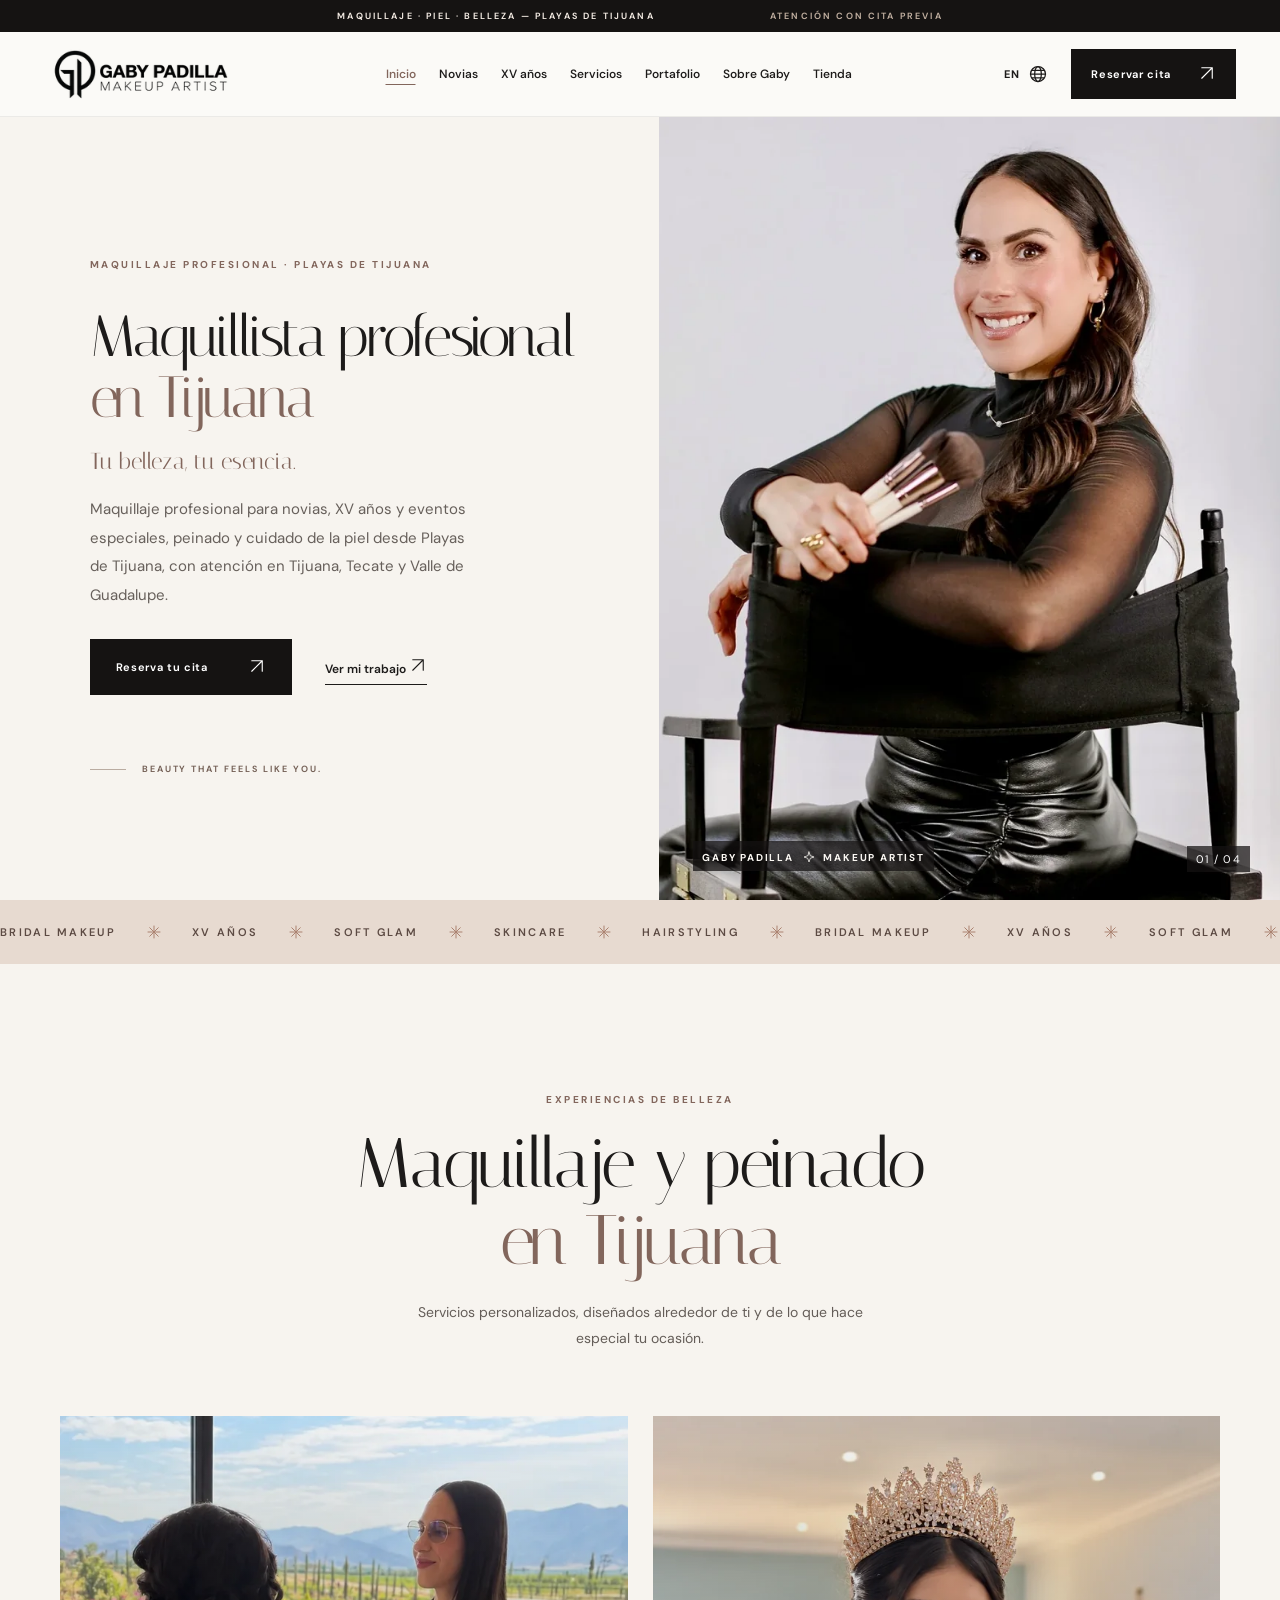
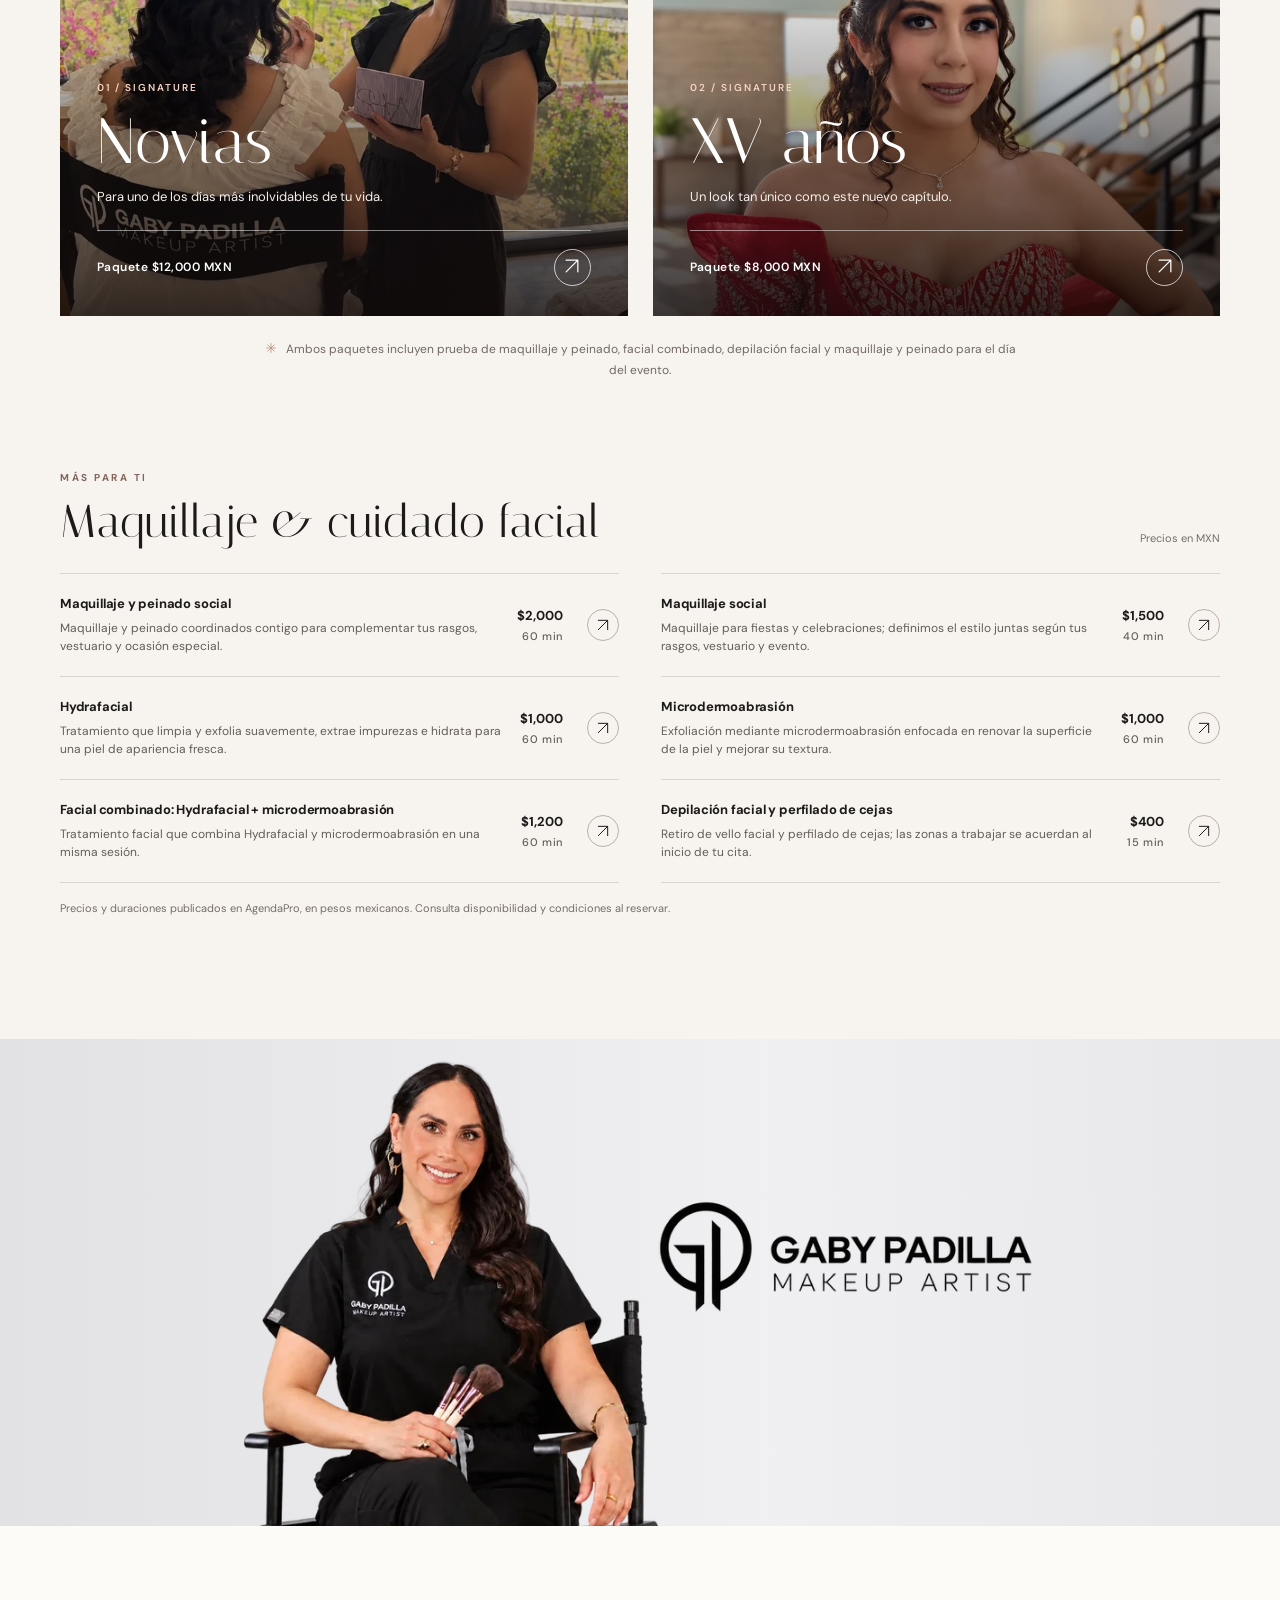
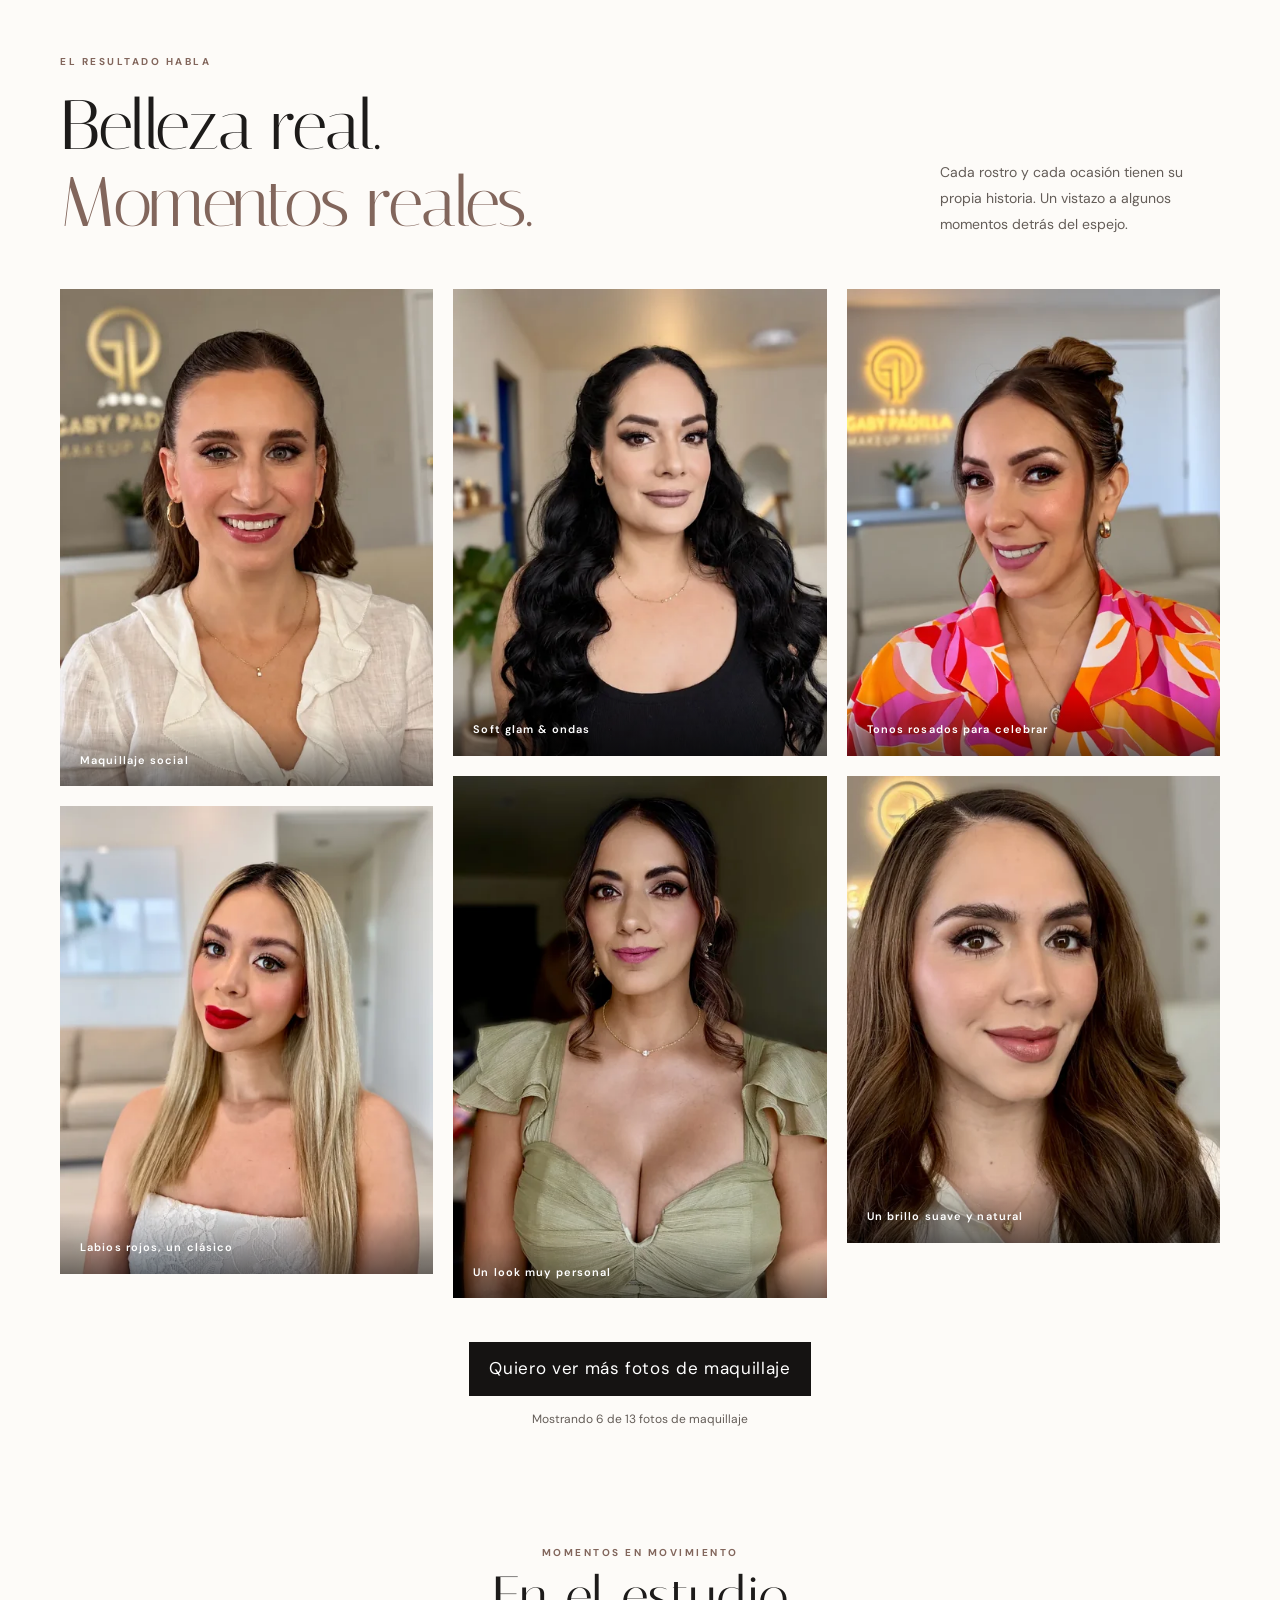
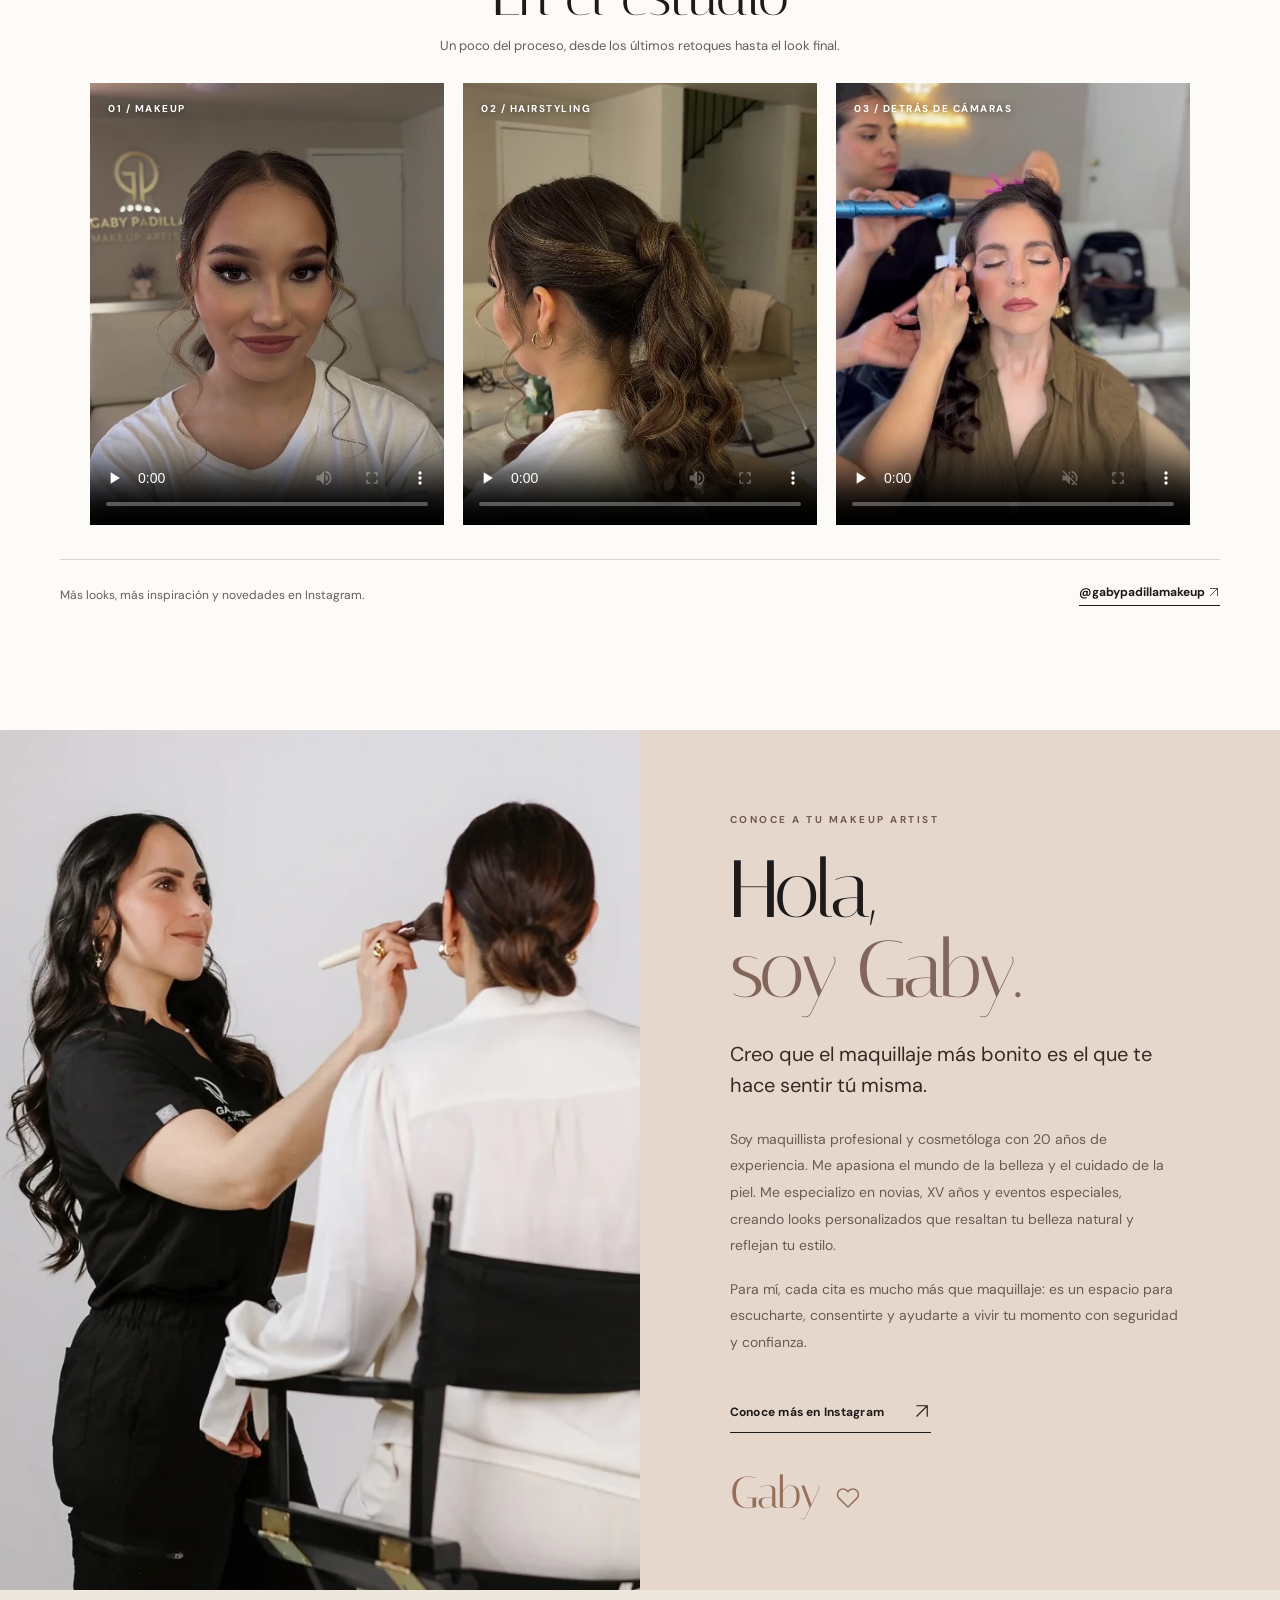
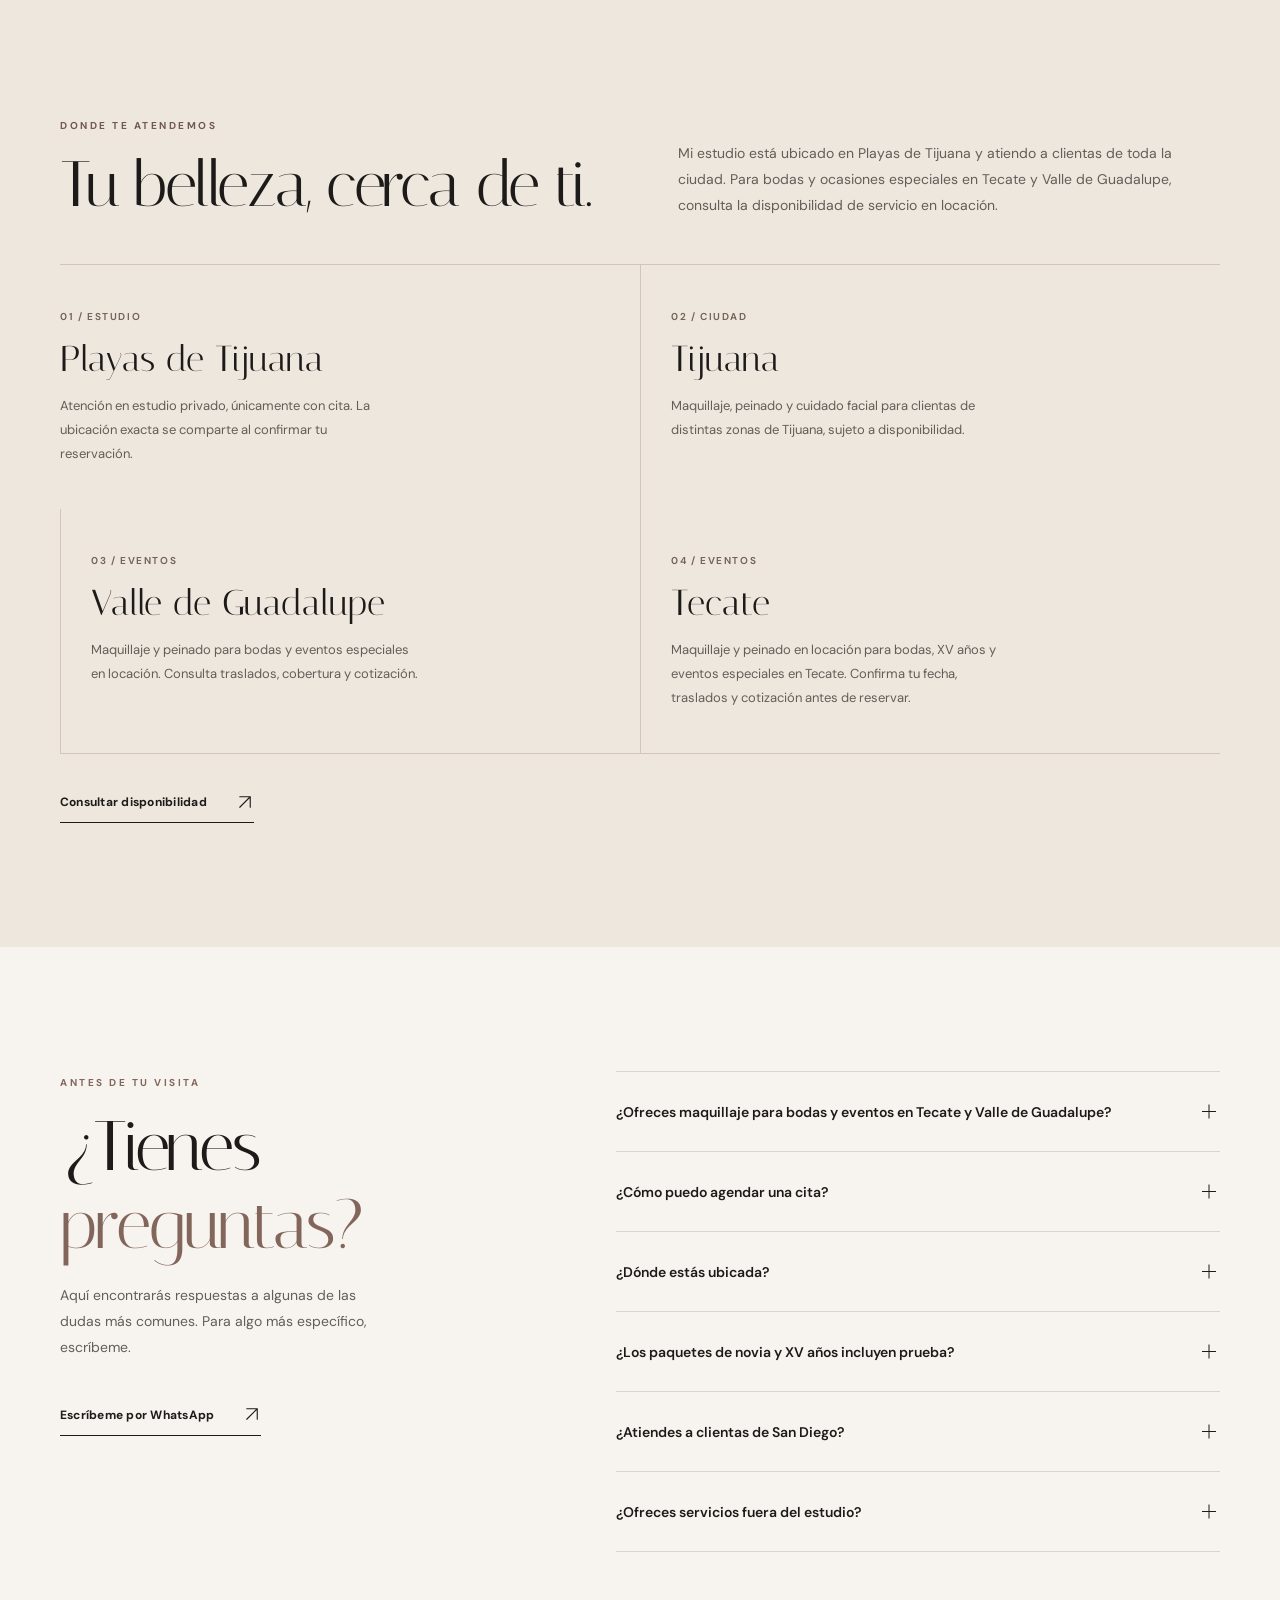
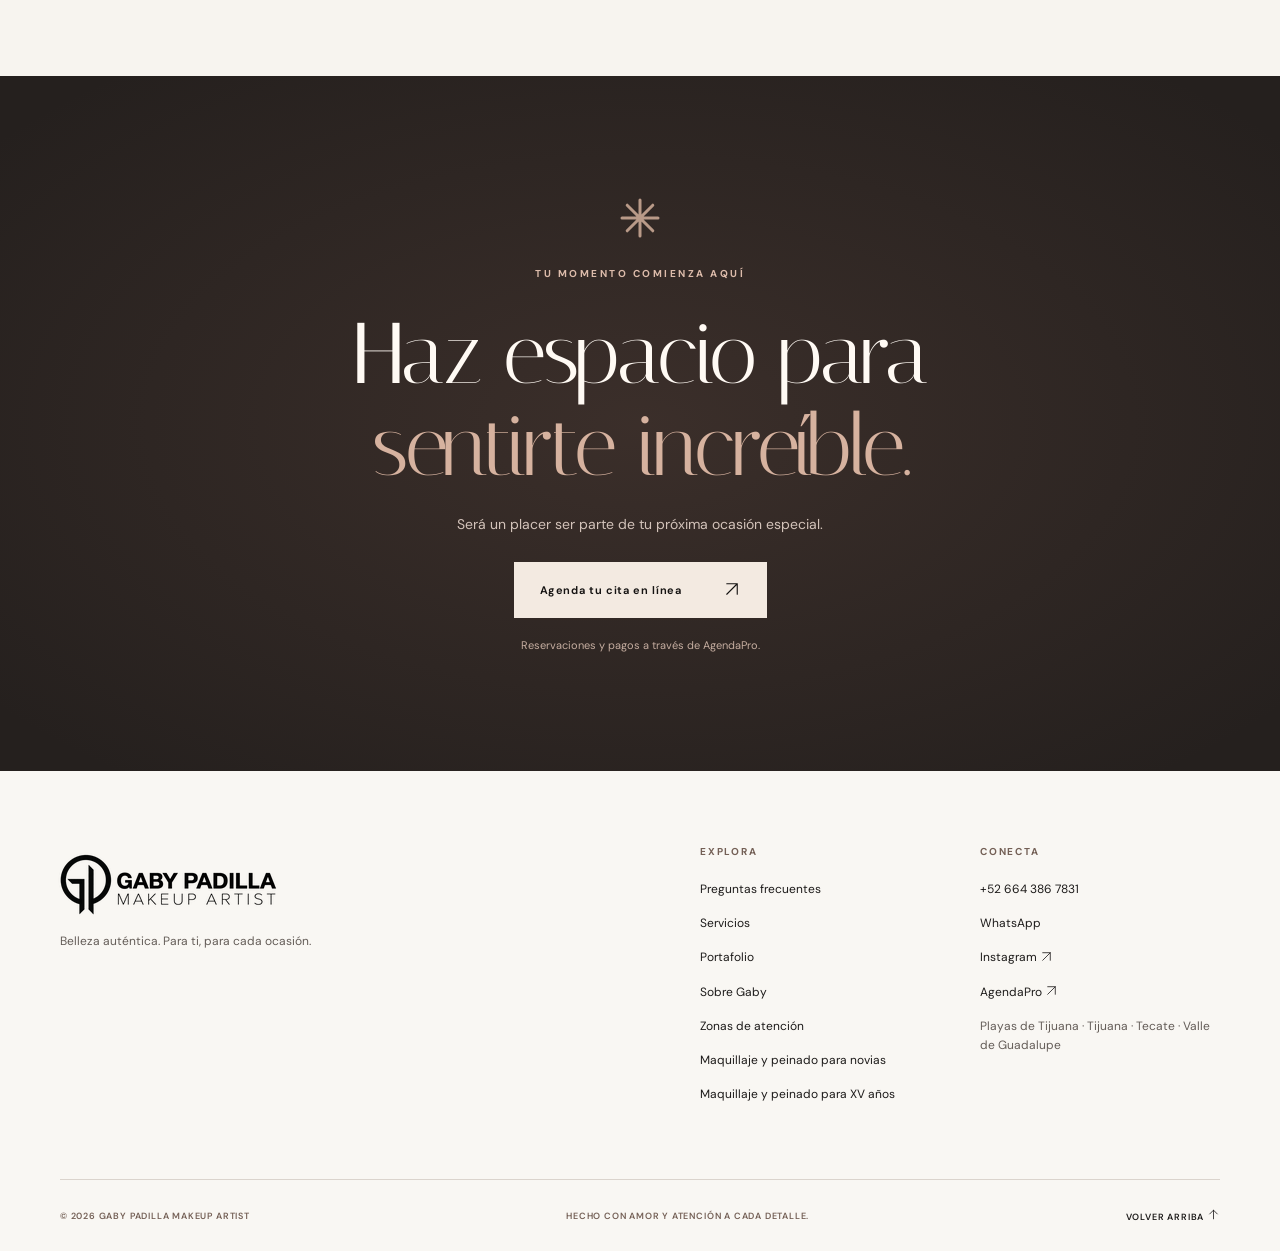
<file: index.html>
<!doctype html>

<html lang="es-MX">
<head>
<meta name="google-site-verification" content="O4lQCLAc170n53bppVQrd5taxPRvmyGOJfNBfSbcjKM" />
    <meta name="google-site-verification" content="m2ZRu9qvoMrTTmpwUwaTFYLB-1AMx6rx4oPY-HuKxSo" />
<meta charset="utf-8"/>
<meta content="width=device-width, initial-scale=1" name="viewport"/>
<meta content="#f7f4ef" name="theme-color"/>
<meta content="Maquillaje y peinado en Tijuana para novias, XV años y eventos. Estudio en Playas de Tijuana, con 20 años de experiencia. Reserva tu cita." name="description"/>
<meta content="website" property="og:type"/>
<meta content="Maquillaje y peinado en Tijuana | Gaby Padilla" property="og:title"/>
<meta content="Maquillaje y peinado en Tijuana para novias, XV años y eventos. Estudio en Playas de Tijuana, con 20 años de experiencia. Reserva tu cita." property="og:description"/>
<link href="assets/images/favicon.png" rel="icon" type="image/png"/>
<link rel="preload" href="assets/fonts/rP2Yp2ywxg089UriI5-g4vlH9VoD8Cmcqbu6-K6h9Q.woff2" as="font" type="font/woff2" crossorigin>
<link rel="preload" href="assets/fonts/QldNNTtLsx4E__B0XQmWaXw.woff2" as="font" type="font/woff2" crossorigin>
<link href="styles.css?v=gmb-20261104" rel="stylesheet"/>
<title>Maquillaje y peinado en Tijuana | Gaby Padilla</title>
<meta name="robots" content="noindex, nofollow, noarchive"/><meta content="strict-origin-when-cross-origin" name="referrer"/><meta content="Gaby Padilla Makeup Artist" property="og:site_name"/><meta content="es_MX" property="og:locale"/><meta content="en_US" property="og:locale:alternate"/><meta property="og:image:alt" content="Retrato de Gaby Padilla, maquillista en Playas de Tijuana, con brochas de maquillaje"><meta property="og:image:width" content="975"><meta property="og:image:height" content="975"><meta content="summary_large_image" name="twitter:card"/><meta content="Maquillaje y peinado en Tijuana | Gaby Padilla" name="twitter:title"/><meta content="Maquillaje y peinado en Tijuana para novias, XV años y eventos. Estudio en Playas de Tijuana, con 20 años de experiencia. Reserva tu cita." name="twitter:description"/>
<script id="local-business-schema" type="application/ld+json">{"@context":"https://schema.org","@type":"BeautySalon","name":"Gaby Padilla Makeup Artist","description":"Maquillaje y peinado en Tijuana para novias, XV años y eventos. Estudio en Playas de Tijuana, con 20 años de experiencia. Reserva tu cita.","slogan":"Belleza auténtica","sameAs":["https://www.instagram.com/gabypadillamakeup/"],"areaServed":[{"@type":"Place","name":"Playas de Tijuana, Tijuana, Baja California, México"},{"@type":"City","name":"Tijuana, Baja California, México"},{"@type":"Place","name":"Valle de Guadalupe, Baja California, México"},{"@type":"City","name":"Tecate, Baja California, México"}],"currenciesAccepted":"MXN","hasOfferCatalog":{"@type":"OfferCatalog","name":"Servicios de belleza","itemListElement":[{"@type":"OfferCatalog","name":"Paquete de novia","itemListElement":[{"@type":"Offer","priceCurrency":"MXN","price":"12000","itemOffered":{"@type":"Service","name":"Paquete de novia"}}]},{"@type":"OfferCatalog","name":"Paquete de quinceañera","itemListElement":[{"@type":"Offer","priceCurrency":"MXN","price":"8000","itemOffered":{"@type":"Service","name":"Paquete de quinceañera"}}]},{"@type":"OfferCatalog","name":"Maquillaje y peinado social","itemListElement":[{"@type":"Offer","priceCurrency":"MXN","price":"2000","itemOffered":{"@type":"Service","name":"Maquillaje y peinado social","description":"Maquillaje y peinado coordinados contigo para complementar tus rasgos, vestuario y ocasión especial."}}]},{"@type":"OfferCatalog","name":"Maquillaje social","itemListElement":[{"@type":"Offer","priceCurrency":"MXN","price":"1500","itemOffered":{"@type":"Service","name":"Maquillaje social","description":"Maquillaje para fiestas y celebraciones; definimos el estilo juntas según tus rasgos, vestuario y evento."}}]},{"@type":"OfferCatalog","name":"Hydrafacial","itemListElement":[{"@type":"Offer","priceCurrency":"MXN","price":"1000","itemOffered":{"@type":"Service","name":"Hydrafacial","description":"Tratamiento que limpia y exfolia suavemente, extrae impurezas e hidrata para una piel de apariencia fresca."}}]},{"@type":"OfferCatalog","name":"Microdermoabrasión","itemListElement":[{"@type":"Offer","priceCurrency":"MXN","price":"1000","itemOffered":{"@type":"Service","name":"Microdermoabrasión","description":"Exfoliación mediante microdermoabrasión enfocada en renovar la superficie de la piel y mejorar su textura."}}]},{"@type":"OfferCatalog","name":"Facial combinado: Hydrafacial + microdermoabrasión","itemListElement":[{"@type":"Offer","priceCurrency":"MXN","price":"1200","itemOffered":{"@type":"Service","name":"Facial combinado: Hydrafacial + microdermoabrasión","description":"Tratamiento facial que combina Hydrafacial y microdermoabrasión en una misma sesión."}}]},{"@type":"OfferCatalog","name":"Depilación facial y perfilado de cejas","itemListElement":[{"@type":"Offer","priceCurrency":"MXN","price":"400","itemOffered":{"@type":"Service","name":"Depilación facial y perfilado de cejas","description":"Retiro de vello facial y perfilado de cejas; las zonas a trabajar se acuerdan al inicio de tu cita."}}]}]},"@id":"https://gabypadillamakeup.com/#business","url":"https://gabypadillamakeup.com/","logo":"https://gabypadillamakeup.com/assets/images/gaby-padilla-logo-responsive-720.webp","image":"https://gabypadillamakeup.com/assets/images/gaby-padilla-portrait-maquillista-tijuana.jpg","telephone":"+52-664-386-7831","priceRange":"MXN $400–$12,000"}</script><script type="application/ld+json">{"@context":"https://schema.org","@type":"VideoObject","name":"Maquillaje y peinado detrás de cámaras en Tijuana","description":"Una mirada detrás de cámaras al maquillaje profesional de ojos y peinado con ondas en el estudio de Gaby Padilla en Playas de Tijuana. Video sin sonido.","thumbnailUrl":"https://gabypadillamakeup.com/assets/images/gaby-padilla-studio-video-poster.webp","contentUrl":"https://gabypadillamakeup.com/assets/videos/gaby-padilla-behind-the-scenes-studio.mp4","uploadDate":"2026-10-24T13:41:00-07:00","duration":"PT51.92S","inLanguage":"es","isFamilyFriendly":true,"publisher":{"@type":"Organization","name":"Gaby Padilla Makeup Artist"}}</script>
<script type="application/ld+json">{"@context":"https://schema.org","@type":"ImageObject","contentUrl":"https://gabypadillamakeup.com/assets/images/gaby-padilla-maquillista-aplicando-maquillaje-tijuana.webp","name":"Gaby Padilla Makeup Artist","caption":"Gaby Padilla, maquillista en Playas de Tijuana, aplicando maquillaje a una clienta","description":"Gaby Padilla, maquillista en Playas de Tijuana, aplicando maquillaje a una clienta","width":1089,"height":1361,"inLanguage":"es"}</script>









<link rel="canonical" href="https://gabypadillamakeup.com/">
<link rel="alternate" hreflang="es-MX" href="https://gabypadillamakeup.com/">
<link rel="alternate" hreflang="en" href="https://gabypadillamakeup.com/en/">
<link rel="alternate" hreflang="x-default" href="https://gabypadillamakeup.com/">
<meta property="og:url" content="https://gabypadillamakeup.com/">
<meta property="og:image" content="https://gabypadillamakeup.com/assets/images/gaby-padilla-portrait-maquillista-tijuana.jpg">
<meta name="twitter:image" content="https://gabypadillamakeup.com/assets/images/gaby-padilla-portrait-maquillista-tijuana.jpg">
<meta property="og:image:type" content="image/jpeg">
<meta name="twitter:image:alt" content="Retrato de Gaby Padilla, maquillista en Playas de Tijuana, con brochas de maquillaje">
<script id="primary-image-schema" type="application/ld+json">{"@context":"https://schema.org","@type":"WebPage","@id":"https://gabypadillamakeup.com/#webpage","url":"https://gabypadillamakeup.com/","inLanguage":"es-MX","mainEntity":{"@id":"https://gabypadillamakeup.com/#business"},"primaryImageOfPage":{"@type":"ImageObject","@id":"https://gabypadillamakeup.com/#portrait","url":"https://gabypadillamakeup.com/assets/images/gaby-padilla-portrait-maquillista-tijuana.jpg","contentUrl":"https://gabypadillamakeup.com/assets/images/gaby-padilla-portrait-maquillista-tijuana.jpg","width":975,"height":975,"caption":"Retrato de Gaby Padilla, maquillista en Playas de Tijuana, con brochas de maquillaje"}}</script>
<script id="faq-schema" type="application/ld+json">{"@context":"https://schema.org","@type":"FAQPage","inLanguage":"es-MX","mainEntity":[{"@type":"Question","name":"¿Ofreces maquillaje para bodas y eventos en Tecate y Valle de Guadalupe?","acceptedAnswer":{"@type":"Answer","text":"Sí. Ofrezco maquillaje y peinado en locación para bodas, XV años y eventos especiales en Tecate y Valle de Guadalupe. Antes de reservar, confirma disponibilidad, horarios, traslados y posibles costos adicionales."}},{"@type":"Question","name":"¿Cómo puedo agendar una cita?","acceptedAnswer":{"@type":"Answer","text":"Puedes consultar los servicios, elegir un horario disponible y realizar tu reservación desde AgendaPro usando cualquier botón “Reservar cita” de esta página."}},{"@type":"Question","name":"¿Dónde estás ubicada?","acceptedAnswer":{"@type":"Answer","text":"Mi estudio se encuentra en Playas de Tijuana, Baja California. Atiendo únicamente con cita previa y comparto la ubicación exacta al confirmar la reservación."}},{"@type":"Question","name":"¿Los paquetes de novia y XV años incluyen prueba?","acceptedAnswer":{"@type":"Answer","text":"Sí. Ambos paquetes incluyen prueba de maquillaje y peinado, facial combinado, depilación facial y preparación de maquillaje y peinado para el día del evento."}},{"@type":"Question","name":"¿Atiendes a clientas de San Diego?","acceptedAnswer":{"@type":"Answer","text":"¡Claro! Recibo a clientas que visitan Tijuana desde San Diego. También puedo viajar a San Diego para bodas y eventos especiales bajo solicitud y sujeto a disponibilidad. Pueden aplicar cargos adicionales. Escríbeme por WhatsApp antes de reservar para confirmar la locación, los horarios y la cotización del traslado."}},{"@type":"Question","name":"¿Ofreces servicios fuera del estudio?","acceptedAnswer":{"@type":"Answer","text":"Puedes consultar la disponibilidad para servicios a domicilio o en locaciones especiales, incluyendo celebraciones en Tecate y Valle de Guadalupe. La cobertura y el costo dependen del evento."}}]}</script>
</head>
<body>
<a class="skip-link" href="#main">Ir al contenido</a>
<div class="topline">
<span>MAQUILLAJE · PIEL · BELLEZA — PLAYAS DE TIJUANA</span>
<span class="topline-right">ATENCIÓN CON CITA PREVIA</span>
</div>
<header class="site-header" id="home">
<div class="header-inner container-wide">
<a aria-label="Gaby Padilla Makeup Artist" class="brand" href="#home">
<img alt="Logotipo de Gaby Padilla Makeup Artist" decoding="async" height="240" sizes="240px" src="assets/images/gaby-padilla-logo-responsive-480.webp" srcset="assets/images/gaby-padilla-logo-responsive-240.webp 240w, assets/images/gaby-padilla-logo-responsive-480.webp 480w, assets/images/gaby-padilla-logo-responsive-720.webp 720w, assets/images/gaby-padilla-logo.png 2172w" width="720"/>
</a>
<nav aria-label="Navegación principal" class="nav" id="primary-nav"><a href="#home" aria-current="page">Inicio</a><a href="novias/">Novias</a><a href="xv-anos/">XV años</a><a href="#servicios">Servicios</a><a href="#portafolio">Portafolio</a><a href="#gaby">Sobre Gaby</a><a href="tienda/">Tienda</a></nav>
<div class="header-actions">
<a aria-label="EN, switch to English" class="lang-switch" href="en/" hreflang="en" id="lang-switch" lang="en">EN <img class="language-globe" src="assets/icons/globe.svg" alt="" aria-hidden="true" width="20" height="20"/></a>
<a class="btn btn-dark header-book" data-booking="" href="https://gabypadillamakeupartist.site.agendapro.com/mx/sucursal/578261" rel="noopener noreferrer" target="_blank"><span>Reservar cita</span><span aria-hidden="true"><svg class="icon icon-arrow-up-right" viewBox="0 0 24 24" width="24" height="24" fill="none" stroke="currentColor" stroke-width="1.5" stroke-linecap="round" stroke-linejoin="round" aria-hidden="true" focusable="false"><path d="M5 19 19 5M5 5h14v14"/></svg></span></a>
</div>
<button aria-controls="mobile-menu" aria-expanded="false" aria-label="Abrir menú" class="menu-toggle" id="menu-toggle" type="button"><span></span><span></span></button>
</div>
<nav aria-label="Navegación móvil" class="mobile-menu" hidden="" id="mobile-menu"><div class="mobile-menu-top"><div class="mobile-menu-brand"><img alt="Gaby Padilla Makeup Artist" decoding="async" height="240" sizes="240px" src="assets/images/gaby-padilla-logo-responsive-480.webp" srcset="assets/images/gaby-padilla-logo-responsive-240.webp 240w, assets/images/gaby-padilla-logo-responsive-480.webp 480w, assets/images/gaby-padilla-logo-responsive-720.webp 720w, assets/images/gaby-padilla-logo.png 2172w" width="720"/></div><button class="mobile-menu-close" id="menu-close" type="button" aria-label="Cerrar menú"><span>Cerrar</span><svg class="icon" viewBox="0 0 24 24" width="24" height="24" fill="none" stroke="currentColor" stroke-width="1.5" stroke-linecap="round" aria-hidden="true" focusable="false"><path d="m6 6 12 12M6 18 18 6"/></svg></button></div><a href="#home" aria-current="page">Inicio</a><a href="novias/">Novias</a><a href="xv-anos/">XV años</a><a href="#servicios">Servicios</a><a href="#portafolio">Portafolio</a><a href="#gaby">Sobre Gaby</a><a href="#preguntas">Preguntas</a><a data-booking="" href="https://gabypadillamakeupartist.site.agendapro.com/mx/sucursal/578261" target="_blank" rel="noopener noreferrer">Reservar cita</a><a href="tienda/">Tienda</a></nav>
</header>
<main id="main">
<section aria-labelledby="hero-heading" class="hero">
<div class="hero-copy">
<div class="hero-copy-inner">
<div class="eyebrow"><span>MAQUILLAJE PROFESIONAL · PLAYAS DE TIJUANA</span></div>
<h1 class="seo-heading" id="hero-heading"><span>Maquillista profesional</span><br/><em>en Tijuana</em></h1>
<p class="hero-tagline">Tu belleza, tu esencia.</p>
<p class="hero-description">Maquillaje profesional para novias, XV años y eventos especiales, peinado y cuidado de la piel desde Playas de Tijuana, con atención en Tijuana, Tecate y Valle de Guadalupe.</p>
<div class="hero-buttons">
<a class="btn btn-dark btn-large" data-booking="" href="https://gabypadillamakeupartist.site.agendapro.com/mx/sucursal/578261" rel="noopener noreferrer" target="_blank"><span>Reserva tu cita</span><span aria-hidden="true"><svg class="icon icon-arrow-up-right" viewBox="0 0 24 24" width="24" height="24" fill="none" stroke="currentColor" stroke-width="1.5" stroke-linecap="round" stroke-linejoin="round" aria-hidden="true" focusable="false"><path d="M5 19 19 5M5 5h14v14"/></svg></span></a>
<a class="subtle-link" href="#portafolio">Ver mi trabajo <span aria-hidden="true"><svg class="icon icon-arrow-up-right" viewBox="0 0 24 24" width="24" height="24" fill="none" stroke="currentColor" stroke-width="1.5" stroke-linecap="round" stroke-linejoin="round" aria-hidden="true" focusable="false"><path d="M5 19 19 5M5 5h14v14"/></svg></span></a>
</div>
<div class="hero-bottom"><div class="tiny-rule"></div><span>BEAUTY THAT FEELS LIKE YOU.</span></div>
</div>
</div>
<div class="hero-media">
<img alt="Gaby Padilla, maquillista y cosmetóloga con 20 años de experiencia en Tijuana" decoding="async" fetchpriority="high" height="1378" sizes="(max-width: 600px) 100vw, 50vw" src="assets/images/gaby-padilla-hero-actualizado.webp" srcset="assets/images/gaby-padilla-hero-actualizado-responsive-480.webp 480w, assets/images/gaby-padilla-hero-actualizado-responsive-768.webp 768w, assets/images/gaby-padilla-hero-actualizado.webp 1102w" style="object-position:center top" width="1102"/>
<span class="hero-image-caption">GABY PADILLA <span class="little-dot"><svg class="icon icon-sparkle" viewBox="0 0 24 24" width="24" height="24" fill="none" stroke="currentColor" stroke-width="1.5" stroke-linecap="round" stroke-linejoin="round" aria-hidden="true" focusable="false"><path d="m12 2 2.6 7.4L22 12l-7.4 2.6L12 22l-2.6-7.4L2 12l7.4-2.6Z"/></svg></span> MAKEUP ARTIST</span>
<span class="hero-index">01 / 04</span>
</div>
</section>
<div aria-hidden="true" class="identity-band">
<div aria-hidden="true" class="identity-track"><span class="identity-group">BRIDAL MAKEUP <b><svg class="icon icon-asterisk" viewBox="0 0 24 24" width="24" height="24" fill="none" stroke="currentColor" stroke-width="1.5" stroke-linecap="round" stroke-linejoin="round" aria-hidden="true" focusable="false"><path d="M12 3v18M3 12h18M5.6 5.6l12.8 12.8M5.6 18.4 18.4 5.6"/></svg></b> XV AÑOS <b><svg class="icon icon-asterisk" viewBox="0 0 24 24" width="24" height="24" fill="none" stroke="currentColor" stroke-width="1.5" stroke-linecap="round" stroke-linejoin="round" aria-hidden="true" focusable="false"><path d="M12 3v18M3 12h18M5.6 5.6l12.8 12.8M5.6 18.4 18.4 5.6"/></svg></b> SOFT GLAM <b><svg class="icon icon-asterisk" viewBox="0 0 24 24" width="24" height="24" fill="none" stroke="currentColor" stroke-width="1.5" stroke-linecap="round" stroke-linejoin="round" aria-hidden="true" focusable="false"><path d="M12 3v18M3 12h18M5.6 5.6l12.8 12.8M5.6 18.4 18.4 5.6"/></svg></b> SKINCARE <b><svg class="icon icon-asterisk" viewBox="0 0 24 24" width="24" height="24" fill="none" stroke="currentColor" stroke-width="1.5" stroke-linecap="round" stroke-linejoin="round" aria-hidden="true" focusable="false"><path d="M12 3v18M3 12h18M5.6 5.6l12.8 12.8M5.6 18.4 18.4 5.6"/></svg></b> HAIRSTYLING <b><svg class="icon icon-asterisk" viewBox="0 0 24 24" width="24" height="24" fill="none" stroke="currentColor" stroke-width="1.5" stroke-linecap="round" stroke-linejoin="round" aria-hidden="true" focusable="false"><path d="M12 3v18M3 12h18M5.6 5.6l12.8 12.8M5.6 18.4 18.4 5.6"/></svg></b> BRIDAL MAKEUP <b><svg class="icon icon-asterisk" viewBox="0 0 24 24" width="24" height="24" fill="none" stroke="currentColor" stroke-width="1.5" stroke-linecap="round" stroke-linejoin="round" aria-hidden="true" focusable="false"><path d="M12 3v18M3 12h18M5.6 5.6l12.8 12.8M5.6 18.4 18.4 5.6"/></svg></b> XV AÑOS <b><svg class="icon icon-asterisk" viewBox="0 0 24 24" width="24" height="24" fill="none" stroke="currentColor" stroke-width="1.5" stroke-linecap="round" stroke-linejoin="round" aria-hidden="true" focusable="false"><path d="M12 3v18M3 12h18M5.6 5.6l12.8 12.8M5.6 18.4 18.4 5.6"/></svg></b> SOFT GLAM <b><svg class="icon icon-asterisk" viewBox="0 0 24 24" width="24" height="24" fill="none" stroke="currentColor" stroke-width="1.5" stroke-linecap="round" stroke-linejoin="round" aria-hidden="true" focusable="false"><path d="M12 3v18M3 12h18M5.6 5.6l12.8 12.8M5.6 18.4 18.4 5.6"/></svg></b> SKINCARE <b><svg class="icon icon-asterisk" viewBox="0 0 24 24" width="24" height="24" fill="none" stroke="currentColor" stroke-width="1.5" stroke-linecap="round" stroke-linejoin="round" aria-hidden="true" focusable="false"><path d="M12 3v18M3 12h18M5.6 5.6l12.8 12.8M5.6 18.4 18.4 5.6"/></svg></b> HAIRSTYLING <b><svg class="icon icon-asterisk" viewBox="0 0 24 24" width="24" height="24" fill="none" stroke="currentColor" stroke-width="1.5" stroke-linecap="round" stroke-linejoin="round" aria-hidden="true" focusable="false"><path d="M12 3v18M3 12h18M5.6 5.6l12.8 12.8M5.6 18.4 18.4 5.6"/></svg></b> </span><span class="identity-group">BRIDAL MAKEUP <b><svg class="icon icon-asterisk" viewBox="0 0 24 24" width="24" height="24" fill="none" stroke="currentColor" stroke-width="1.5" stroke-linecap="round" stroke-linejoin="round" aria-hidden="true" focusable="false"><path d="M12 3v18M3 12h18M5.6 5.6l12.8 12.8M5.6 18.4 18.4 5.6"/></svg></b> XV AÑOS <b><svg class="icon icon-asterisk" viewBox="0 0 24 24" width="24" height="24" fill="none" stroke="currentColor" stroke-width="1.5" stroke-linecap="round" stroke-linejoin="round" aria-hidden="true" focusable="false"><path d="M12 3v18M3 12h18M5.6 5.6l12.8 12.8M5.6 18.4 18.4 5.6"/></svg></b> SOFT GLAM <b><svg class="icon icon-asterisk" viewBox="0 0 24 24" width="24" height="24" fill="none" stroke="currentColor" stroke-width="1.5" stroke-linecap="round" stroke-linejoin="round" aria-hidden="true" focusable="false"><path d="M12 3v18M3 12h18M5.6 5.6l12.8 12.8M5.6 18.4 18.4 5.6"/></svg></b> SKINCARE <b><svg class="icon icon-asterisk" viewBox="0 0 24 24" width="24" height="24" fill="none" stroke="currentColor" stroke-width="1.5" stroke-linecap="round" stroke-linejoin="round" aria-hidden="true" focusable="false"><path d="M12 3v18M3 12h18M5.6 5.6l12.8 12.8M5.6 18.4 18.4 5.6"/></svg></b> HAIRSTYLING <b><svg class="icon icon-asterisk" viewBox="0 0 24 24" width="24" height="24" fill="none" stroke="currentColor" stroke-width="1.5" stroke-linecap="round" stroke-linejoin="round" aria-hidden="true" focusable="false"><path d="M12 3v18M3 12h18M5.6 5.6l12.8 12.8M5.6 18.4 18.4 5.6"/></svg></b> BRIDAL MAKEUP <b><svg class="icon icon-asterisk" viewBox="0 0 24 24" width="24" height="24" fill="none" stroke="currentColor" stroke-width="1.5" stroke-linecap="round" stroke-linejoin="round" aria-hidden="true" focusable="false"><path d="M12 3v18M3 12h18M5.6 5.6l12.8 12.8M5.6 18.4 18.4 5.6"/></svg></b> XV AÑOS <b><svg class="icon icon-asterisk" viewBox="0 0 24 24" width="24" height="24" fill="none" stroke="currentColor" stroke-width="1.5" stroke-linecap="round" stroke-linejoin="round" aria-hidden="true" focusable="false"><path d="M12 3v18M3 12h18M5.6 5.6l12.8 12.8M5.6 18.4 18.4 5.6"/></svg></b> SOFT GLAM <b><svg class="icon icon-asterisk" viewBox="0 0 24 24" width="24" height="24" fill="none" stroke="currentColor" stroke-width="1.5" stroke-linecap="round" stroke-linejoin="round" aria-hidden="true" focusable="false"><path d="M12 3v18M3 12h18M5.6 5.6l12.8 12.8M5.6 18.4 18.4 5.6"/></svg></b> SKINCARE <b><svg class="icon icon-asterisk" viewBox="0 0 24 24" width="24" height="24" fill="none" stroke="currentColor" stroke-width="1.5" stroke-linecap="round" stroke-linejoin="round" aria-hidden="true" focusable="false"><path d="M12 3v18M3 12h18M5.6 5.6l12.8 12.8M5.6 18.4 18.4 5.6"/></svg></b> HAIRSTYLING <b><svg class="icon icon-asterisk" viewBox="0 0 24 24" width="24" height="24" fill="none" stroke="currentColor" stroke-width="1.5" stroke-linecap="round" stroke-linejoin="round" aria-hidden="true" focusable="false"><path d="M12 3v18M3 12h18M5.6 5.6l12.8 12.8M5.6 18.4 18.4 5.6"/></svg></b> </span></div>
</div>
<section aria-labelledby="services-heading" class="section services-section">
<div class="container">
<div class="section-heading centered" id="servicios">
<span class="eyebrow">EXPERIENCIAS DE BELLEZA</span>
<h2 id="services-heading"><span>Maquillaje y peinado</span><br/><em>en Tijuana</em></h2>
<p>Servicios personalizados, diseñados alrededor de ti y de lo que hace especial tu ocasión.</p>
</div>
<div class="feature-grid">
<article class="feature-card feature-bride" data-internal-service="true">
<div class="feature-image"><img alt="Gaby Padilla aplicando maquillaje profesional a una clienta con un paisaje de viñedos al fondo" decoding="async" fetchpriority="low" height="1671" loading="lazy" sizes="(max-width: 600px) calc(100vw - 38px), (max-width: 1100px) calc((100vw - 92px) / 2), 568px" src="assets/images/gaby-padilla-maquillaje-evento-entre-vinedos.webp" srcset="assets/images/gaby-padilla-maquillaje-evento-entre-vinedos-responsive-480.webp 480w, assets/images/gaby-padilla-maquillaje-evento-entre-vinedos-responsive-768.webp 768w, assets/images/gaby-padilla-maquillaje-evento-entre-vinedos.webp 941w" width="941"/></div>
<div class="feature-overlay"></div>
<div class="feature-copy">
<span class="feature-number">01 / SIGNATURE</span>
<h3>Novias</h3>
<p>Para uno de los días más inolvidables de tu vida.</p>
<div class="feature-footer"><span>Paquete $12,000 MXN</span><a aria-label="Conocer el paquete de novia" href="novias/"><span aria-hidden="true"><svg class="icon icon-arrow-up-right" viewBox="0 0 24 24" width="24" height="24" fill="none" stroke="currentColor" stroke-width="1.5" stroke-linecap="round" stroke-linejoin="round" aria-hidden="true" focusable="false"><path d="M5 19 19 5M5 5h14v14"/></svg></span></a></div>
</div>
</article>
<article class="feature-card feature-xv" data-internal-service="true">
<div class="feature-image"><img alt="Quinceañera con maquillaje profesional, corona y vestido rojo" decoding="async" fetchpriority="low" height="1402" loading="lazy" sizes="(max-width: 600px) calc(100vw - 38px), (max-width: 1100px) calc((100vw - 92px) / 2), 568px" src="assets/images/quinceanera-maquillaje-corona-vestido-rojo-actualizado.webp" srcset="assets/images/quinceanera-maquillaje-corona-vestido-rojo-actualizado-responsive-480.webp 480w, assets/images/quinceanera-maquillaje-corona-vestido-rojo-actualizado-responsive-768.webp 768w, assets/images/quinceanera-maquillaje-corona-vestido-rojo-actualizado.webp 1122w" style="object-position:center top" width="1122"/></div>
<div class="feature-overlay"></div>
<div class="feature-copy">
<span class="feature-number">02 / SIGNATURE</span>
<h3>XV años</h3>
<p>Un look tan único como este nuevo capítulo.</p>
<div class="feature-footer"><span>Paquete $8,000 MXN</span><a aria-label="Conocer el paquete de XV años" href="xv-anos/"><span aria-hidden="true"><svg class="icon icon-arrow-up-right" viewBox="0 0 24 24" width="24" height="24" fill="none" stroke="currentColor" stroke-width="1.5" stroke-linecap="round" stroke-linejoin="round" aria-hidden="true" focusable="false"><path d="M5 19 19 5M5 5h14v14"/></svg></span></a></div>
</div>
</article>
</div>
<p class="package-note"><span aria-hidden="true"><svg class="icon icon-asterisk" viewBox="0 0 24 24" width="24" height="24" fill="none" stroke="currentColor" stroke-width="1.5" stroke-linecap="round" stroke-linejoin="round" aria-hidden="true" focusable="false"><path d="M12 3v18M3 12h18M5.6 5.6l12.8 12.8M5.6 18.4 18.4 5.6"/></svg></span> <span>Ambos paquetes incluyen prueba de maquillaje y peinado, facial combinado, depilación facial y maquillaje y peinado para el día del evento.</span></p>
<div class="service-list-header">
<div><span class="eyebrow">MÁS PARA TI</span><h3>Maquillaje &amp; cuidado facial</h3></div>
<span class="service-currency">Precios en MXN</span>
</div>
<div class="service-list"><div class="service-item" data-service="makeup_hair"><div><h4>Maquillaje y peinado social</h4><p>Maquillaje y peinado coordinados contigo para complementar tus rasgos, vestuario y ocasión especial.</p></div><div class="service-item-side"><div class="service-price-meta"><span>$2,000</span><small class="service-duration">60 min</small></div><a aria-label="Reservar Maquillaje y peinado social" data-booking="" href="https://gabypadillamakeupartist.site.agendapro.com/mx/sucursal/578261" rel="noopener noreferrer" target="_blank"><svg class="icon icon-arrow-up-right" viewBox="0 0 24 24" width="24" height="24" fill="none" stroke="currentColor" stroke-width="1.5" stroke-linecap="round" stroke-linejoin="round" aria-hidden="true" focusable="false"><path d="M5 19 19 5M5 5h14v14"/></svg></a></div></div><div class="service-item" data-service="makeup"><div><h4>Maquillaje social</h4><p>Maquillaje para fiestas y celebraciones; definimos el estilo juntas según tus rasgos, vestuario y evento.</p></div><div class="service-item-side"><div class="service-price-meta"><span>$1,500</span><small class="service-duration">40 min</small></div><a aria-label="Reservar Maquillaje social" data-booking="" href="https://gabypadillamakeupartist.site.agendapro.com/mx/sucursal/578261" rel="noopener noreferrer" target="_blank"><svg class="icon icon-arrow-up-right" viewBox="0 0 24 24" width="24" height="24" fill="none" stroke="currentColor" stroke-width="1.5" stroke-linecap="round" stroke-linejoin="round" aria-hidden="true" focusable="false"><path d="M5 19 19 5M5 5h14v14"/></svg></a></div></div><div class="service-item" data-service="hydrafacial"><div><h4>Hydrafacial</h4><p>Tratamiento que limpia y exfolia suavemente, extrae impurezas e hidrata para una piel de apariencia fresca.</p></div><div class="service-item-side"><div class="service-price-meta"><span>$1,000</span><small class="service-duration">60 min</small></div><a aria-label="Reservar Hydrafacial" data-booking="" href="https://gabypadillamakeupartist.site.agendapro.com/mx/sucursal/578261" rel="noopener noreferrer" target="_blank"><svg class="icon icon-arrow-up-right" viewBox="0 0 24 24" width="24" height="24" fill="none" stroke="currentColor" stroke-width="1.5" stroke-linecap="round" stroke-linejoin="round" aria-hidden="true" focusable="false"><path d="M5 19 19 5M5 5h14v14"/></svg></a></div></div><div class="service-item" data-service="micro"><div><h4>Microdermoabrasión</h4><p>Exfoliación mediante microdermoabrasión enfocada en renovar la superficie de la piel y mejorar su textura.</p></div><div class="service-item-side"><div class="service-price-meta"><span>$1,000</span><small class="service-duration">60 min</small></div><a aria-label="Reservar Microdermoabrasión" data-booking="" href="https://gabypadillamakeupartist.site.agendapro.com/mx/sucursal/578261" rel="noopener noreferrer" target="_blank"><svg class="icon icon-arrow-up-right" viewBox="0 0 24 24" width="24" height="24" fill="none" stroke="currentColor" stroke-width="1.5" stroke-linecap="round" stroke-linejoin="round" aria-hidden="true" focusable="false"><path d="M5 19 19 5M5 5h14v14"/></svg></a></div></div><div class="service-item" data-service="combo"><div><h4>Facial combinado: Hydrafacial + microdermoabrasión</h4><p>Tratamiento facial que combina Hydrafacial y microdermoabrasión en una misma sesión.</p></div><div class="service-item-side"><div class="service-price-meta"><span>$1,200</span><small class="service-duration">60 min</small></div><a aria-label="Reservar Facial combinado: Hydrafacial + microdermoabrasión" data-booking="" href="https://gabypadillamakeupartist.site.agendapro.com/mx/sucursal/578261" rel="noopener noreferrer" target="_blank"><svg class="icon icon-arrow-up-right" viewBox="0 0 24 24" width="24" height="24" fill="none" stroke="currentColor" stroke-width="1.5" stroke-linecap="round" stroke-linejoin="round" aria-hidden="true" focusable="false"><path d="M5 19 19 5M5 5h14v14"/></svg></a></div></div><div class="service-item" data-service="hair_remove"><div><h4>Depilación facial y perfilado de cejas</h4><p>Retiro de vello facial y perfilado de cejas; las zonas a trabajar se acuerdan al inicio de tu cita.</p></div><div class="service-item-side"><div class="service-price-meta"><span>$400</span><small class="service-duration">15 min</small></div><a aria-label="Reservar Depilación facial y perfilado de cejas" data-booking="" href="https://gabypadillamakeupartist.site.agendapro.com/mx/sucursal/578261" rel="noopener noreferrer" target="_blank"><svg class="icon icon-arrow-up-right" viewBox="0 0 24 24" width="24" height="24" fill="none" stroke="currentColor" stroke-width="1.5" stroke-linecap="round" stroke-linejoin="round" aria-hidden="true" focusable="false"><path d="M5 19 19 5M5 5h14v14"/></svg></a></div></div></div>
<p class="small-disclaimer">Precios y duraciones publicados en AgendaPro, en pesos mexicanos. Consulta disponibilidad y condiciones al reservar.</p>
</div>
</section>
<section aria-label="Gaby Padilla Makeup Artist" class="portrait-break">
<div class="portrait-break-img"><img alt="Gaby Padilla maquillista con su equipo en el estudio de Playas de Tijuana" decoding="async" fetchpriority="low" height="941" loading="lazy" sizes="(max-width: 600px) 100vw, (max-width: 1550px) 68vw, 1208px" src="assets/images/gaby-padilla-estudio-transparente-responsive-1672.webp" srcset="assets/images/gaby-padilla-estudio-transparente-responsive-640.webp 640w, assets/images/gaby-padilla-estudio-transparente-responsive-960.webp 960w, assets/images/gaby-padilla-estudio-transparente-responsive-1672.webp 1672w" width="1672"/></div>
</section>
<section aria-labelledby="portfolio-heading" class="section portfolio-section" id="portafolio" data-portfolio-set data-initial-count="6" data-photo-type="makeup">
<div class="container">
<div class="portfolio-header">
<div><span class="eyebrow">EL RESULTADO HABLA</span><h2 id="portfolio-heading"><span>Belleza real.</span><br/><em>Momentos reales.</em></h2></div>
<p>Cada rostro y cada ocasión tienen su propia historia. Un vistazo a algunos momentos detrás del espejo.</p>
</div>
<div class="portfolio-grid"><figure class="portfolio-photo photo-tall"><img alt="Maquillaje social con ojos definidos, mejillas rosadas y labios rosa con brillo" decoding="async" fetchpriority="low" height="1447" loading="lazy" sizes="(max-width: 600px) calc((100vw - 50px) / 2), (max-width: 1000px) calc((100vw - 84px) / 2), (max-width: 1252px) calc((100vw - 132px) / 3), 374px" src="assets/images/maquillaje-social-labios-rosados-clienta.webp" srcset="assets/images/maquillaje-social-labios-rosados-clienta-responsive-480.webp 480w, assets/images/maquillaje-social-labios-rosados-clienta-responsive-768.webp 768w, assets/images/maquillaje-social-labios-rosados-clienta.webp 1087w" width="1087"/><figcaption>Maquillaje social</figcaption></figure><figure class="portfolio-photo photo-short"><img alt="Labios rojos, un clásico" decoding="async" height="1403" loading="lazy" sizes="(max-width: 600px) calc((100vw - 50px) / 2), (max-width: 1000px) calc((100vw - 84px) / 2), (max-width: 1252px) calc((100vw - 132px) / 3), 374px" src="assets/images/maquillaje-labios-rojos-cabello-lacio.webp" srcset="assets/images/maquillaje-labios-rojos-cabello-lacio-responsive-480.webp 480w, assets/images/maquillaje-labios-rojos-cabello-lacio-responsive-768.webp 768w, assets/images/maquillaje-labios-rojos-cabello-lacio.webp 1121w" width="1121"/><figcaption>Labios rojos, un clásico</figcaption></figure><figure class="portfolio-photo photo-short"><img alt="Maquillaje social con labios nude y peinado de ondas oscuras en Tijuana" decoding="async" height="1176" loading="lazy" sizes="(max-width: 600px) calc((100vw - 50px) / 2), (max-width: 1000px) calc((100vw - 84px) / 2), (max-width: 1252px) calc((100vw - 132px) / 3), 374px" src="assets/images/maquillaje-social-soft-glam-ondas-editado.webp" srcset="assets/images/maquillaje-social-soft-glam-ondas-editado-responsive-480.webp 480w, assets/images/maquillaje-social-soft-glam-ondas-editado-responsive-768.webp 768w, assets/images/maquillaje-social-soft-glam-ondas-editado.webp 941w" width="941"/><figcaption>Soft glam & ondas</figcaption></figure><figure class="portfolio-photo photo-short"><img alt="Maquillaje para evento con labios rosados y vestido verde" decoding="async" height="1800" loading="lazy" sizes="(max-width: 600px) calc((100vw - 50px) / 2), (max-width: 1000px) calc((100vw - 84px) / 2), (max-width: 1252px) calc((100vw - 132px) / 3), 374px" src="assets/images/maquillaje-social-labios-rosa-vestido-verde-editado.webp" srcset="assets/images/maquillaje-social-labios-rosa-vestido-verde-editado-responsive-480.webp 480w, assets/images/maquillaje-social-labios-rosa-vestido-verde-editado-responsive-768.webp 768w, assets/images/maquillaje-social-labios-rosa-vestido-verde-editado.webp 1286w" width="1286"/><figcaption>Un look muy personal</figcaption></figure><figure class="portfolio-photo photo-short"><img alt="Tonos rosados para celebrar" decoding="async" height="1402" loading="lazy" sizes="(max-width: 600px) calc((100vw - 50px) / 2), (max-width: 1000px) calc((100vw - 84px) / 2), (max-width: 1252px) calc((100vw - 132px) / 3), 374px" src="assets/images/maquillaje-rosa-recogido-eventos.webp" srcset="assets/images/maquillaje-rosa-recogido-eventos-responsive-480.webp 480w, assets/images/maquillaje-rosa-recogido-eventos-responsive-768.webp 768w, assets/images/maquillaje-rosa-recogido-eventos.webp 1122w" width="1122"/><figcaption>Tonos rosados para celebrar</figcaption></figure><figure class="portfolio-photo photo-short"><img alt="Un brillo suave y natural" decoding="async" height="1750" loading="lazy" sizes="(max-width: 600px) calc((100vw - 50px) / 2), (max-width: 1000px) calc((100vw - 84px) / 2), (max-width: 1252px) calc((100vw - 132px) / 3), 374px" src="assets/images/maquillaje-neutro-labios-brillo.webp" srcset="assets/images/maquillaje-neutro-labios-brillo-responsive-480.webp 480w, assets/images/maquillaje-neutro-labios-brillo-responsive-768.webp 768w, assets/images/maquillaje-neutro-labios-brillo.webp 1400w" width="1400"/><figcaption>Un brillo suave y natural</figcaption></figure></div><div class="gallery-expansion-controls"><button type="button" class="btn btn-dark gallery-toggle" data-gallery-toggle data-show-label="Quiero ver más fotos de maquillaje" data-hide-label="Ver menos fotos de maquillaje" aria-expanded="false" aria-controls="more-makeup-photos" hidden><span>Quiero ver más fotos de maquillaje</span></button><p class="gallery-visible-count" data-gallery-summary aria-live="polite">Mostrando 6 de 13 fotos de maquillaje</p></div><div class="gallery-more" id="more-makeup-photos"><div class="portfolio-grid"><figure class="portfolio-photo photo-short"><img alt="Gaby Padilla realizando maquillaje profesional a una clienta en su estudio" decoding="async" fetchpriority="low" height="1448" loading="lazy" sizes="(max-width: 600px) calc((100vw - 50px) / 2), (max-width: 1000px) calc((100vw - 84px) / 2), (max-width: 1252px) calc((100vw - 132px) / 3), 374px" src="assets/images/gaby-padilla-maquillaje-detras-del-look.webp" srcset="assets/images/gaby-padilla-maquillaje-detras-del-look-responsive-480.webp 480w, assets/images/gaby-padilla-maquillaje-detras-del-look-responsive-768.webp 768w, assets/images/gaby-padilla-maquillaje-detras-del-look.webp 1086w" width="1086"/><figcaption>Detrás del look</figcaption></figure><figure class="portfolio-photo photo-short"><img alt="Gaby maquillando los ojos de una clienta para un evento especial" decoding="async" height="1280" loading="lazy" sizes="(max-width: 600px) calc((100vw - 50px) / 2), (max-width: 1000px) calc((100vw - 84px) / 2), (max-width: 1252px) calc((100vw - 132px) / 3), 374px" src="assets/images/gaby-padilla-aplicacion-maquillaje-profesional.webp" srcset="assets/images/gaby-padilla-aplicacion-maquillaje-profesional-responsive-480.webp 480w, assets/images/gaby-padilla-aplicacion-maquillaje-profesional-responsive-768.webp 768w, assets/images/gaby-padilla-aplicacion-maquillaje-profesional.webp 852w" width="852"/><figcaption>Precisión en la mirada</figcaption></figure><figure class="portfolio-photo photo-short"><img alt="Preparación de novia con velo durante los arreglos antes de su boda" decoding="async" height="1400" loading="lazy" sizes="(max-width: 600px) calc((100vw - 50px) / 2), (max-width: 1000px) calc((100vw - 84px) / 2), (max-width: 1252px) calc((100vw - 132px) / 3), 374px" src="assets/images/preparacion-novia-velo-blanco-negro-editado.webp" srcset="assets/images/preparacion-novia-velo-blanco-negro-editado-responsive-480.webp 480w, assets/images/preparacion-novia-velo-blanco-negro-editado-responsive-768.webp 768w, assets/images/preparacion-novia-velo-blanco-negro-editado.webp 1400w" width="1400"/><figcaption>Instantes de novia</figcaption></figure><figure class="portfolio-photo photo-short"><img alt="Un recogido con elegancia" decoding="async" height="1402" loading="lazy" sizes="(max-width: 600px) calc((100vw - 50px) / 2), (max-width: 1000px) calc((100vw - 84px) / 2), (max-width: 1252px) calc((100vw - 132px) / 3), 374px" src="assets/images/peinado-recogido-textura-eventos.webp" srcset="assets/images/peinado-recogido-textura-eventos-responsive-480.webp 480w, assets/images/peinado-recogido-textura-eventos-responsive-768.webp 768w, assets/images/peinado-recogido-textura-eventos.webp 1122w" width="1122"/><figcaption>Un recogido con elegancia</figcaption></figure><figure class="portfolio-photo photo-short"><img alt="Mirada definida, sonrisa luminosa" decoding="async" height="1403" loading="lazy" sizes="(max-width: 600px) calc((100vw - 50px) / 2), (max-width: 1000px) calc((100vw - 84px) / 2), (max-width: 1252px) calc((100vw - 132px) / 3), 374px" src="assets/images/maquillaje-mirada-definida-coleta.webp" srcset="assets/images/maquillaje-mirada-definida-coleta-responsive-480.webp 480w, assets/images/maquillaje-mirada-definida-coleta-responsive-768.webp 768w, assets/images/maquillaje-mirada-definida-coleta.webp 1121w" width="1121"/><figcaption>Mirada definida, sonrisa luminosa</figcaption></figure><figure class="portfolio-photo photo-short"><img alt="Ojos dorados, labios frambuesa" decoding="async" height="1402" loading="lazy" sizes="(max-width: 600px) calc((100vw - 50px) / 2), (max-width: 1000px) calc((100vw - 84px) / 2), (max-width: 1252px) calc((100vw - 132px) / 3), 374px" src="assets/images/maquillaje-dorado-labios-frambuesa.webp" srcset="assets/images/maquillaje-dorado-labios-frambuesa-responsive-480.webp 480w, assets/images/maquillaje-dorado-labios-frambuesa-responsive-768.webp 768w, assets/images/maquillaje-dorado-labios-frambuesa.webp 1122w" width="1122"/><figcaption>Ojos dorados, labios frambuesa</figcaption></figure><figure class="portfolio-photo photo-short"><img alt="Malva suave y ondas delicadas" decoding="async" height="1254" loading="lazy" sizes="(max-width: 600px) calc((100vw - 50px) / 2), (max-width: 1000px) calc((100vw - 84px) / 2), (max-width: 1252px) calc((100vw - 132px) / 3), 374px" src="assets/images/maquillaje-malva-ondas-suaves.webp" srcset="assets/images/maquillaje-malva-ondas-suaves-responsive-480.webp 480w, assets/images/maquillaje-malva-ondas-suaves-responsive-768.webp 768w, assets/images/maquillaje-malva-ondas-suaves.webp 1254w" width="1254"/><figcaption>Malva suave y ondas delicadas</figcaption></figure></div></div>
<div class="video-heading"><span class="eyebrow">MOMENTOS EN MOVIMIENTO</span><h3>En el estudio</h3><p>Un poco del proceso, desde los últimos retoques hasta el look final.</p></div>
<div class="video-grid">
<div class="video-card"><video aria-label="Video de maquillaje profesional para eventos en Tijuana" controls="" height="1155" loading="lazy" playsinline="" poster="assets/images/maquillaje-novia-portafolio.jpg" preload="none" width="650"><source src="assets/videos/IMG_7234.mp4" type="video/mp4"/><span>Tu navegador no admite video.</span></video><span class="video-label">01 / MAKEUP</span></div>
<div class="video-card"><video aria-label="Video de peinado profesional para eventos en Tijuana" controls="" height="1155" loading="lazy" playsinline="" poster="assets/images/peinado-evento-portafolio.jpg" preload="none" width="650"><source src="assets/videos/IMG_7235.mp4" type="video/mp4"/><span>Tu navegador no admite video.</span></video><span class="video-label">02 / HAIRSTYLING</span></div>
<div class="video-card"><video aria-label="Maquillaje y peinado detrás de cámaras en Tijuana. Sin audio." controls muted playsinline preload="none" width="540" height="960" poster="assets/images/gaby-padilla-studio-video-poster.webp"><source src="assets/videos/gaby-padilla-behind-the-scenes-studio.mp4" type="video/mp4"/></video><span class="video-label">03 / DETRÁS DE CÁMARAS</span></div>
</div>
<div class="portfolio-social"><span>Más looks, más inspiración y novedades en Instagram.</span><a href="https://www.instagram.com/gabypadillamakeup/" rel="noopener noreferrer" target="_blank">@gabypadillamakeup <span aria-hidden="true"><svg class="icon icon-arrow-up-right" viewBox="0 0 24 24" width="24" height="24" fill="none" stroke="currentColor" stroke-width="1.5" stroke-linecap="round" stroke-linejoin="round" aria-hidden="true" focusable="false"><path d="M5 19 19 5M5 5h14v14"/></svg></span></a></div>
</div>
</section>
<section aria-labelledby="about-heading" class="about-section" id="gaby">
<div class="about-image"><img alt="Gaby Padilla, maquillista en Playas de Tijuana, aplicando maquillaje a una clienta" decoding="async" fetchpriority="low" height="1361" loading="lazy" sizes="(max-width: 600px) 100vw, 50vw" src="assets/images/gaby-padilla-maquillista-aplicando-maquillaje-tijuana.webp" srcset="assets/images/gaby-padilla-maquillista-aplicando-maquillaje-tijuana-responsive-480.webp 480w, assets/images/gaby-padilla-maquillista-aplicando-maquillaje-tijuana-responsive-768.webp 768w, assets/images/gaby-padilla-maquillista-aplicando-maquillaje-tijuana.webp 1089w" width="1089"/></div>
<div class="about-content"><span class="eyebrow">CONOCE A TU MAKEUP ARTIST</span><h2 id="about-heading"><span>Hola,</span><br/><em>soy Gaby.</em></h2><p class="about-lead">Creo que el maquillaje más bonito es el que te hace sentir tú misma.</p><p>Soy maquillista profesional y cosmetóloga con 20 años de experiencia. Me apasiona el mundo de la belleza y el cuidado de la piel. Me especializo en novias, XV años y eventos especiales, creando looks personalizados que resaltan tu belleza natural y reflejan tu estilo.</p><p>Para mí, cada cita es mucho más que maquillaje: es un espacio para escucharte, consentirte y ayudarte a vivir tu momento con seguridad y confianza.</p><a class="text-arrow" href="https://www.instagram.com/gabypadillamakeup/" rel="noopener noreferrer" target="_blank"><span>Conoce más en Instagram</span><span aria-hidden="true"><svg class="icon icon-arrow-up-right" viewBox="0 0 24 24" width="24" height="24" fill="none" stroke="currentColor" stroke-width="1.5" stroke-linecap="round" stroke-linejoin="round" aria-hidden="true" focusable="false"><path d="M5 19 19 5M5 5h14v14"/></svg></span></a><div class="about-signature">Gaby <span><svg class="icon icon-heart" viewBox="0 0 24 24" width="24" height="24" fill="none" stroke="currentColor" stroke-width="1.5" stroke-linecap="round" stroke-linejoin="round" aria-hidden="true" focusable="false"><path d="M20.8 4.6a5.5 5.5 0 0 0-7.8 0L12 5.7l-1.1-1.1a5.5 5.5 0 0 0-7.8 7.8L12 21l8.8-8.6a5.5 5.5 0 0 0 0-7.8Z"/></svg></span></div></div>
</section>
<section aria-labelledby="locations-heading" class="section local-area-section" id="ubicaciones"><div class="container"><div class="local-area-top"><div><span class="eyebrow">DONDE TE ATENDEMOS</span><h2 id="locations-heading">Tu belleza, cerca de ti.</h2></div><p>Mi estudio está ubicado en Playas de Tijuana y atiendo a clientas de toda la ciudad. Para bodas y ocasiones especiales en Tecate y Valle de Guadalupe, consulta la disponibilidad de servicio en locación.</p></div><div class="local-area-grid"><article><span class="area-number">01 / ESTUDIO</span><h3>Playas de Tijuana</h3><p>Atención en estudio privado, únicamente con cita. La ubicación exacta se comparte al confirmar tu reservación.</p></article><article><span class="area-number">02 / CIUDAD</span><h3>Tijuana</h3><p>Maquillaje, peinado y cuidado facial para clientas de distintas zonas de Tijuana, sujeto a disponibilidad.</p></article><article><span class="area-number">03 / EVENTOS</span><h3>Valle de Guadalupe</h3><p>Maquillaje y peinado para bodas y eventos especiales en locación. Consulta traslados, cobertura y cotización.</p></article><article><span class="area-number">04 / EVENTOS</span><h3>Tecate</h3><p>Maquillaje y peinado en locación para bodas, XV años y eventos especiales en Tecate. Confirma tu fecha, traslados y cotización antes de reservar.</p></article></div><a class="text-arrow" href="https://wa.me/526643867831" rel="noopener noreferrer" target="_blank">Consultar disponibilidad<span aria-hidden="true"><svg class="icon icon-arrow-up-right" viewBox="0 0 24 24" width="24" height="24" fill="none" stroke="currentColor" stroke-width="1.5" stroke-linecap="round" stroke-linejoin="round" aria-hidden="true" focusable="false"><path d="M5 19 19 5M5 5h14v14"/></svg></span></a></div></section><section aria-labelledby="faq-heading" class="section faq-section" id="preguntas"><div class="container faq-layout"><div class="faq-intro"><span class="eyebrow">ANTES DE TU VISITA</span><h2 id="faq-heading"><span>¿Tienes</span><br/><em>preguntas?</em></h2><p>Aquí encontrarás respuestas a algunas de las dudas más comunes. Para algo más específico, escríbeme.</p><a class="text-arrow" href="https://wa.me/526643867831" rel="noopener noreferrer" target="_blank"><span>Escríbeme por WhatsApp</span><span aria-hidden="true"><svg class="icon icon-arrow-up-right" viewBox="0 0 24 24" width="24" height="24" fill="none" stroke="currentColor" stroke-width="1.5" stroke-linecap="round" stroke-linejoin="round" aria-hidden="true" focusable="false"><path d="M5 19 19 5M5 5h14v14"/></svg></span></a></div><div class="faq-items"><details><summary><span>¿Ofreces maquillaje para bodas y eventos en Tecate y Valle de Guadalupe?</span><span aria-hidden="true" class="plus-icon"></span></summary><p>Sí. Ofrezco maquillaje y peinado en locación para bodas, XV años y eventos especiales en Tecate y Valle de Guadalupe. Antes de reservar, confirma disponibilidad, horarios, traslados y posibles costos adicionales.</p></details>
<details><summary><span>¿Cómo puedo agendar una cita?</span><span aria-hidden="true" class="plus-icon"></span></summary><p>Puedes consultar los servicios, elegir un horario disponible y realizar tu reservación desde AgendaPro usando cualquier botón “Reservar cita” de esta página.</p></details>
<details><summary><span>¿Dónde estás ubicada?</span><span aria-hidden="true" class="plus-icon"></span></summary><p>Mi estudio se encuentra en Playas de Tijuana, Baja California. Atiendo únicamente con cita previa y comparto la ubicación exacta al confirmar la reservación.</p></details>
<details><summary><span>¿Los paquetes de novia y XV años incluyen prueba?</span><span aria-hidden="true" class="plus-icon"></span></summary><p>Sí. Ambos paquetes incluyen prueba de maquillaje y peinado, facial combinado, depilación facial y preparación de maquillaje y peinado para el día del evento.</p></details>
<details><summary><span>¿Atiendes a clientas de San Diego?</span><span aria-hidden="true" class="plus-icon"></span></summary><p>¡Claro! Recibo a clientas que visitan Tijuana desde San Diego. También puedo viajar a San Diego para bodas y eventos especiales bajo solicitud y sujeto a disponibilidad. Pueden aplicar cargos adicionales. Escríbeme por WhatsApp antes de reservar para confirmar la locación, los horarios y la cotización del traslado.</p></details>
<details><summary><span>¿Ofreces servicios fuera del estudio?</span><span aria-hidden="true" class="plus-icon"></span></summary><p>Puedes consultar la disponibilidad para servicios a domicilio o en locaciones especiales, incluyendo celebraciones en Tecate y Valle de Guadalupe. La cobertura y el costo dependen del evento.</p></details>
</div></div></section>
<section aria-labelledby="closing-heading" class="closing" id="reservar"><div class="closing-inner container"><div aria-hidden="true" class="closing-ornament"><svg class="icon icon-asterisk" viewBox="0 0 24 24" width="24" height="24" fill="none" stroke="currentColor" stroke-width="1.5" stroke-linecap="round" stroke-linejoin="round" aria-hidden="true" focusable="false"><path d="M12 3v18M3 12h18M5.6 5.6l12.8 12.8M5.6 18.4 18.4 5.6"/></svg></div><span class="eyebrow">TU MOMENTO COMIENZA AQUÍ</span><h2 id="closing-heading"><span>Haz espacio para</span><br/><em>sentirte increíble.</em></h2><p>Será un placer ser parte de tu próxima ocasión especial.</p><a class="btn btn-cream btn-large" data-booking="" href="https://gabypadillamakeupartist.site.agendapro.com/mx/sucursal/578261" rel="noopener noreferrer" target="_blank"><span>Agenda tu cita en línea</span><span aria-hidden="true"><svg class="icon icon-arrow-up-right" viewBox="0 0 24 24" width="24" height="24" fill="none" stroke="currentColor" stroke-width="1.5" stroke-linecap="round" stroke-linejoin="round" aria-hidden="true" focusable="false"><path d="M5 19 19 5M5 5h14v14"/></svg></span></a><small>Reservaciones y pagos a través de AgendaPro.</small></div></section>
</main>
<footer class="footer"><div class="container"><div class="footer-top"><div class="footer-logo"><img alt="Logotipo de Gaby Padilla Makeup Artist" decoding="async" fetchpriority="low" height="240" loading="lazy" sizes="240px" src="assets/images/gaby-padilla-logo-responsive-480.webp" srcset="assets/images/gaby-padilla-logo-responsive-240.webp 240w, assets/images/gaby-padilla-logo-responsive-480.webp 480w, assets/images/gaby-padilla-logo-responsive-720.webp 720w, assets/images/gaby-padilla-logo.png 2172w" width="720"/><p>Belleza auténtica. Para ti, para cada ocasión.</p></div><div class="footer-link-block"><span>EXPLORA</span><a href="#preguntas">Preguntas frecuentes</a><a href="#servicios">Servicios</a><a href="#portafolio">Portafolio</a><a href="#gaby">Sobre Gaby</a><a href="#ubicaciones">Zonas de atención</a><a href="novias/">Maquillaje y peinado para novias</a><a href="xv-anos/">Maquillaje y peinado para XV años</a></div><div class="footer-link-block"><span>CONECTA</span><a class="contact-phone" href="tel:+526643867831" aria-label="Llamar al +52 664 386 7831">+52 664 386 7831</a><a href="https://wa.me/526643867831" target="_blank" rel="noopener noreferrer">WhatsApp</a><a href="https://www.instagram.com/gabypadillamakeup/" rel="noopener noreferrer" target="_blank">Instagram <svg class="icon icon-arrow-up-right" viewBox="0 0 24 24" width="24" height="24" fill="none" stroke="currentColor" stroke-width="1.5" stroke-linecap="round" stroke-linejoin="round" aria-hidden="true" focusable="false"><path d="M5 19 19 5M5 5h14v14"/></svg></a><a data-booking="" href="https://gabypadillamakeupartist.site.agendapro.com/mx/sucursal/578261" rel="noopener noreferrer" target="_blank">AgendaPro <svg class="icon icon-arrow-up-right" viewBox="0 0 24 24" width="24" height="24" fill="none" stroke="currentColor" stroke-width="1.5" stroke-linecap="round" stroke-linejoin="round" aria-hidden="true" focusable="false"><path d="M5 19 19 5M5 5h14v14"/></svg></a><span>Playas de Tijuana · Tijuana · Tecate · Valle de Guadalupe</span></div></div><div class="footer-bottom"><span>© <span id="year">2026</span> GABY PADILLA MAKEUP ARTIST</span><span>HECHO CON AMOR Y ATENCIÓN A CADA DETALLE.</span><a href="#home">VOLVER ARRIBA <svg class="icon icon-arrow-up" viewBox="0 0 24 24" width="24" height="24" fill="none" stroke="currentColor" stroke-width="1.5" stroke-linecap="round" stroke-linejoin="round" aria-hidden="true" focusable="false"><path d="M12 20V4m-7 7 7-7 7 7"/></svg></a></div></div></footer>
<div aria-label="Reservaciones" class="mobile-booking-bar" hidden role="region">
<span>TU MOMENTO COMIENZA AQUÍ</span>
<a class="btn btn-dark" data-booking="" href="https://gabypadillamakeupartist.site.agendapro.com/mx/sucursal/578261" rel="noopener noreferrer" target="_blank"><span>Reservar cita</span><span aria-hidden="true"><svg class="icon icon-arrow-up-right" viewBox="0 0 24 24" width="24" height="24" fill="none" stroke="currentColor" stroke-width="1.5" stroke-linecap="round" stroke-linejoin="round" aria-hidden="true" focusable="false"><path d="M5 19 19 5M5 5h14v14"/></svg></span></a>
</div>
<script defer="" src="script.js?v=seo-mobile-20261102"></script>
</body>
</html>
</file>
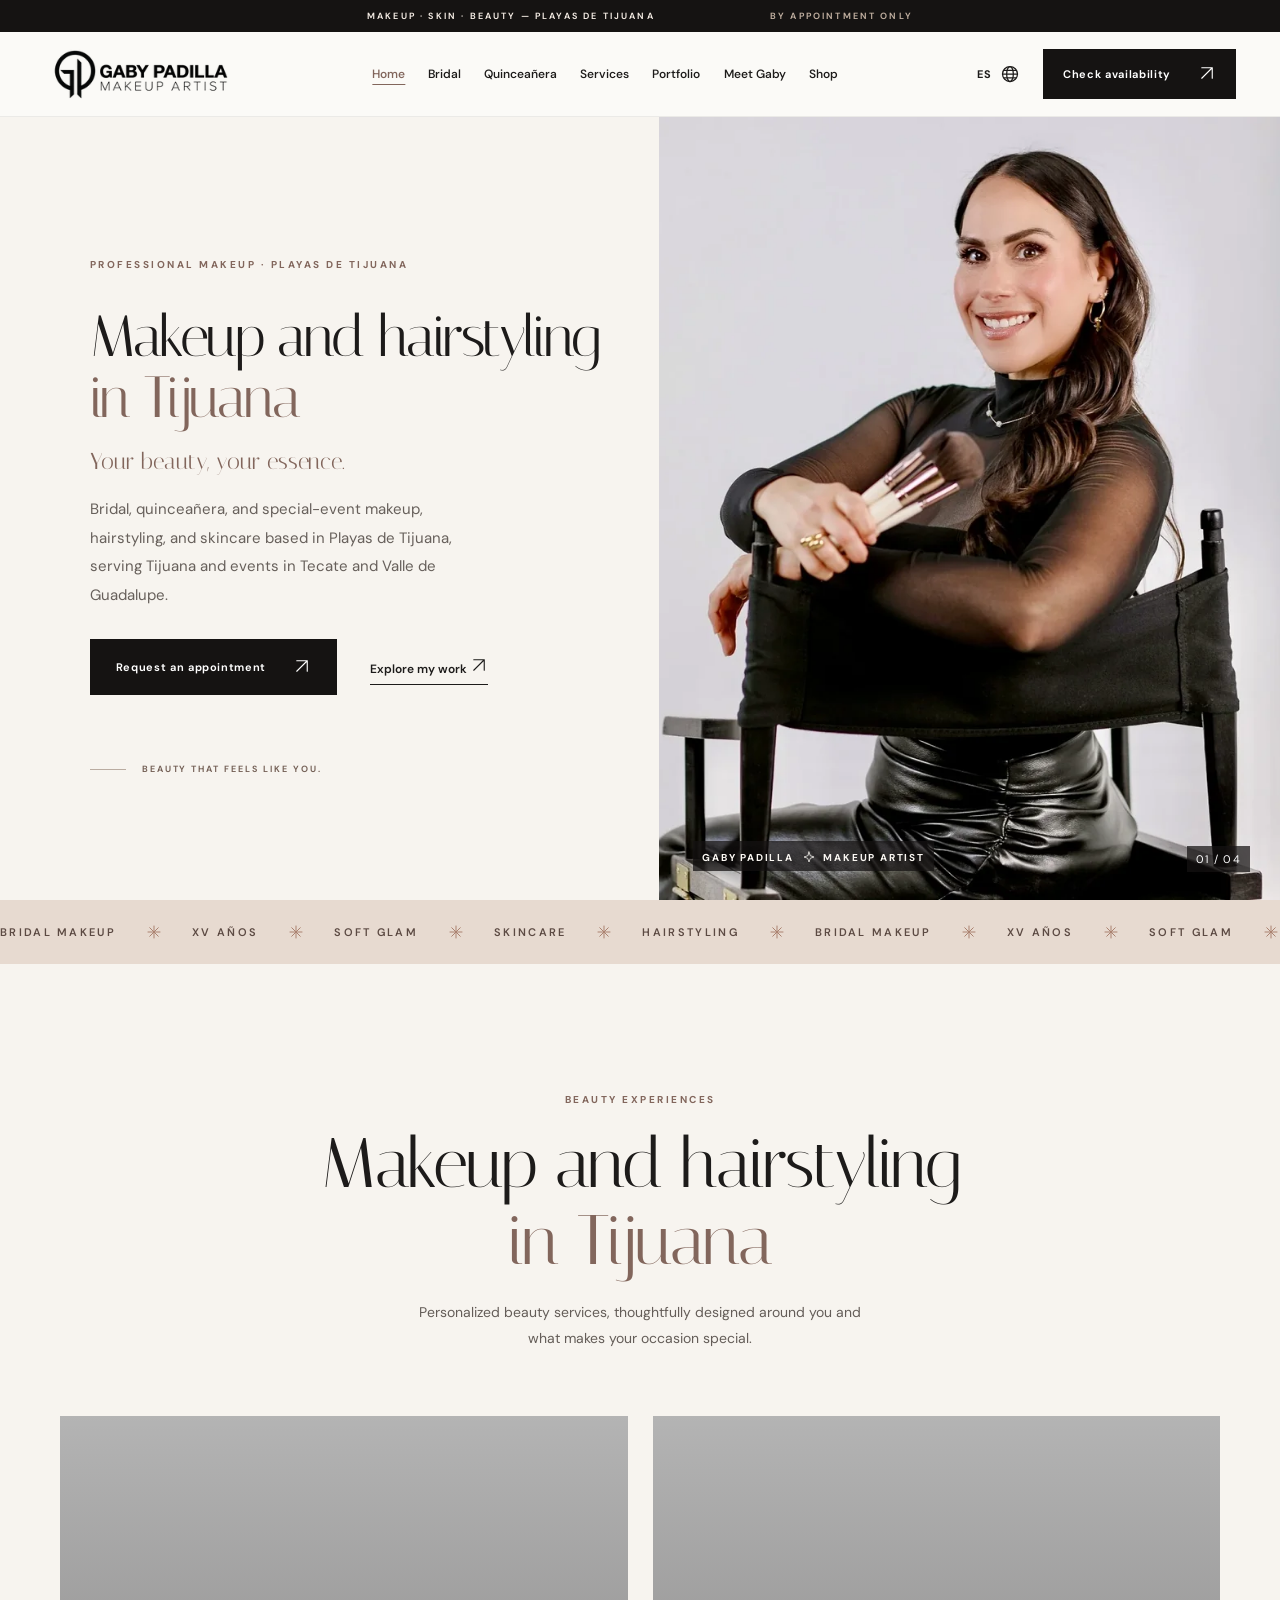
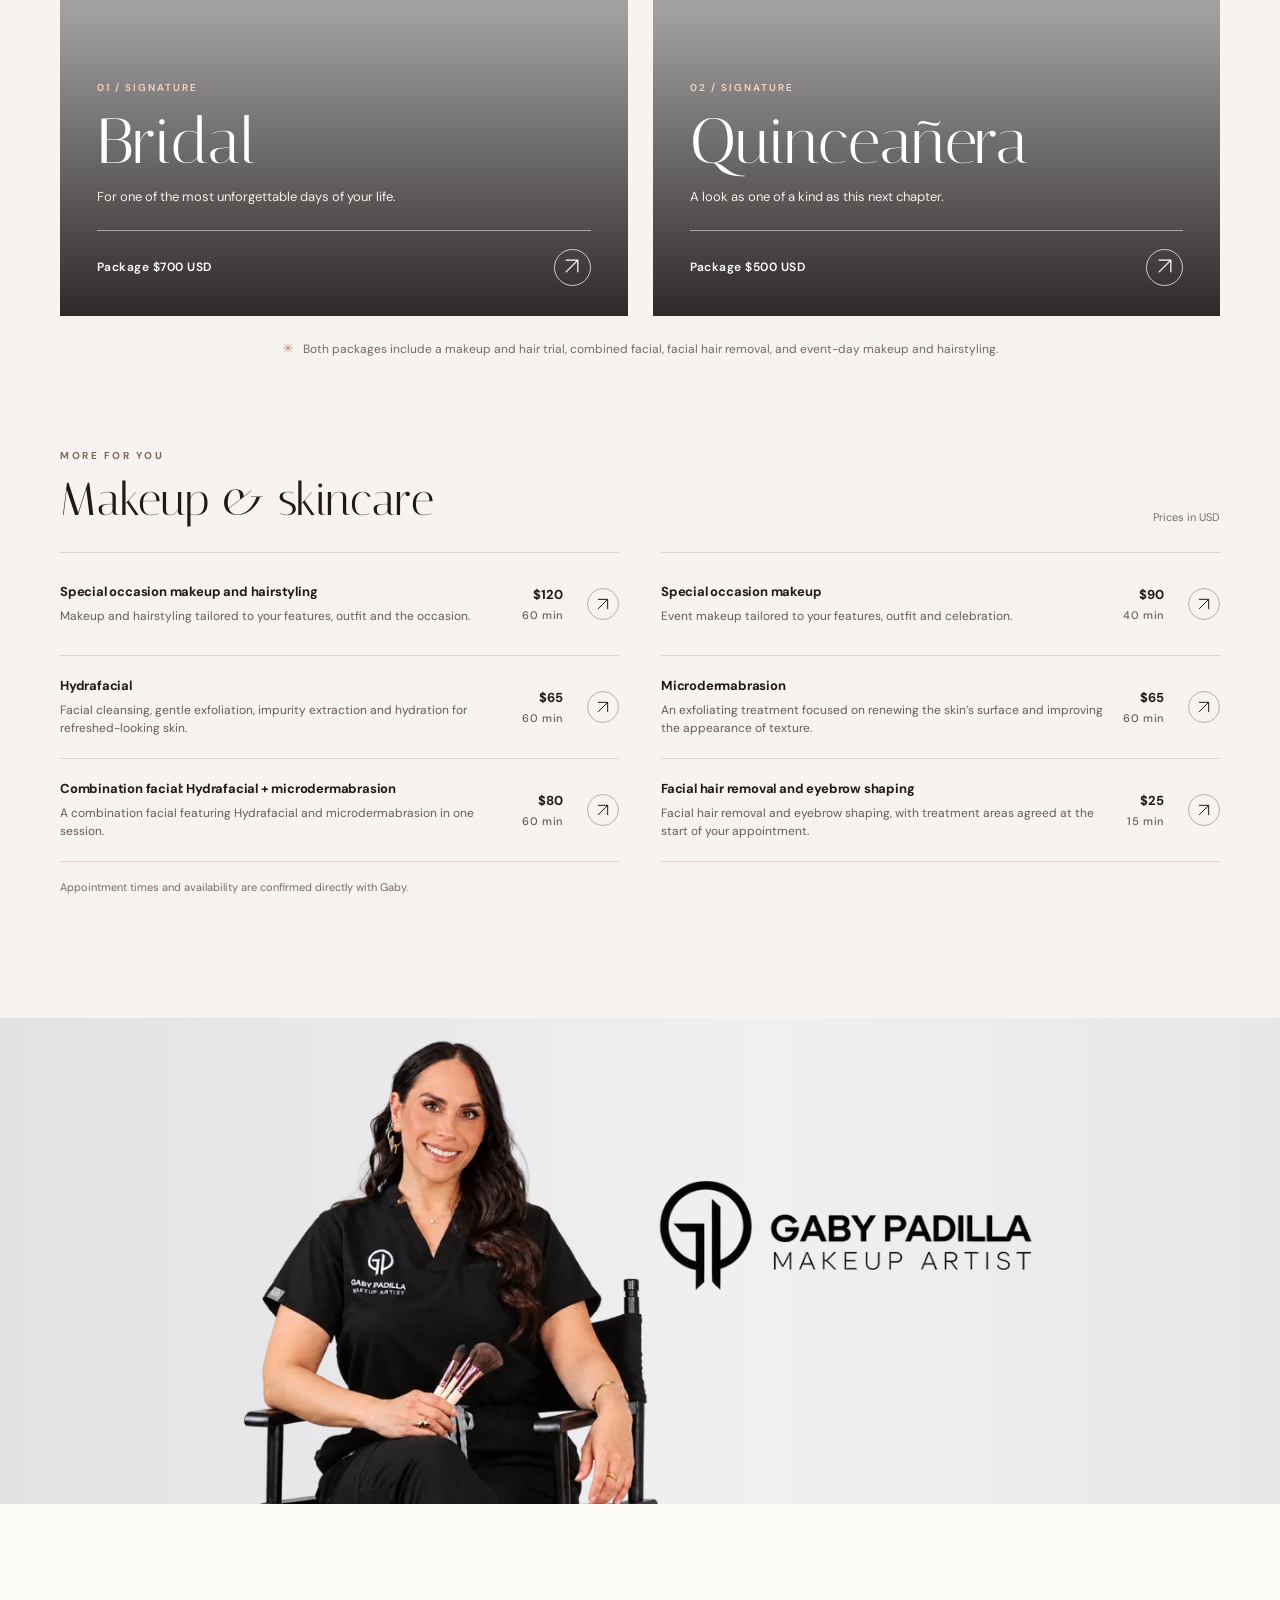
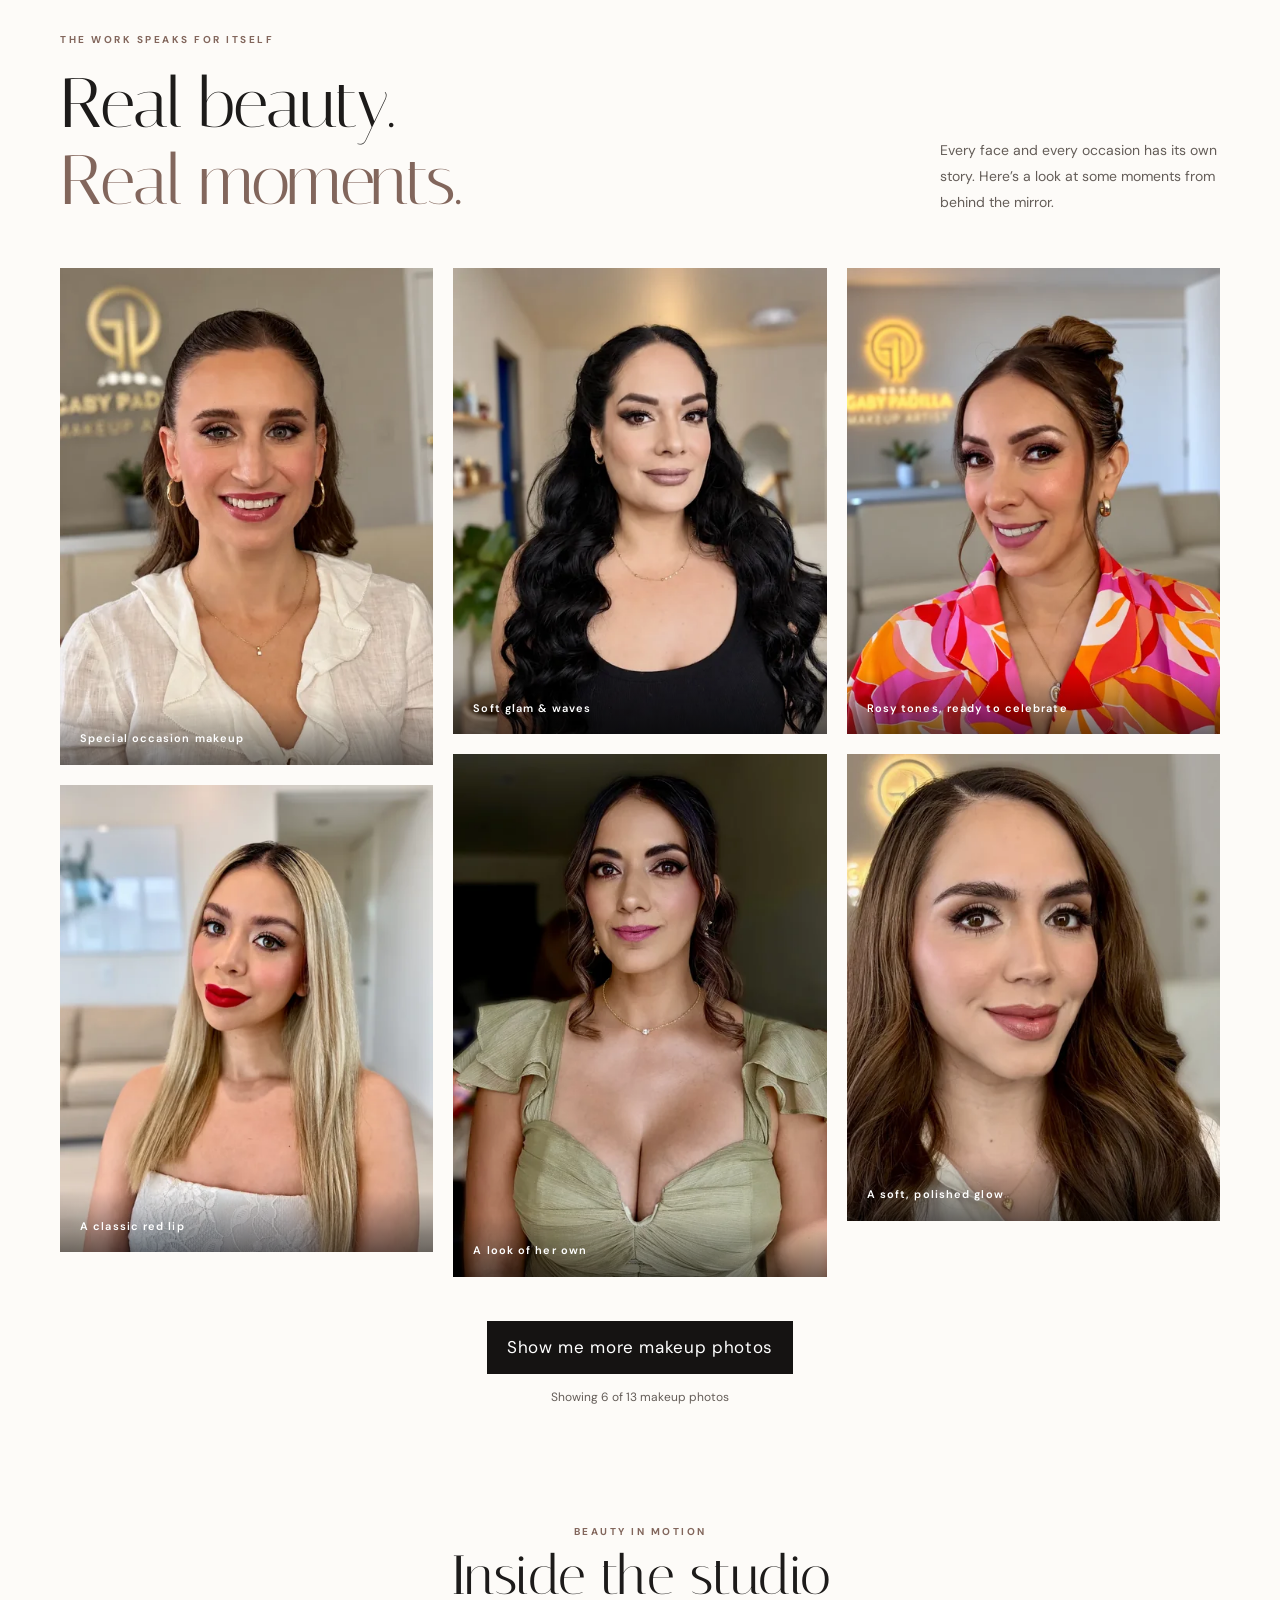
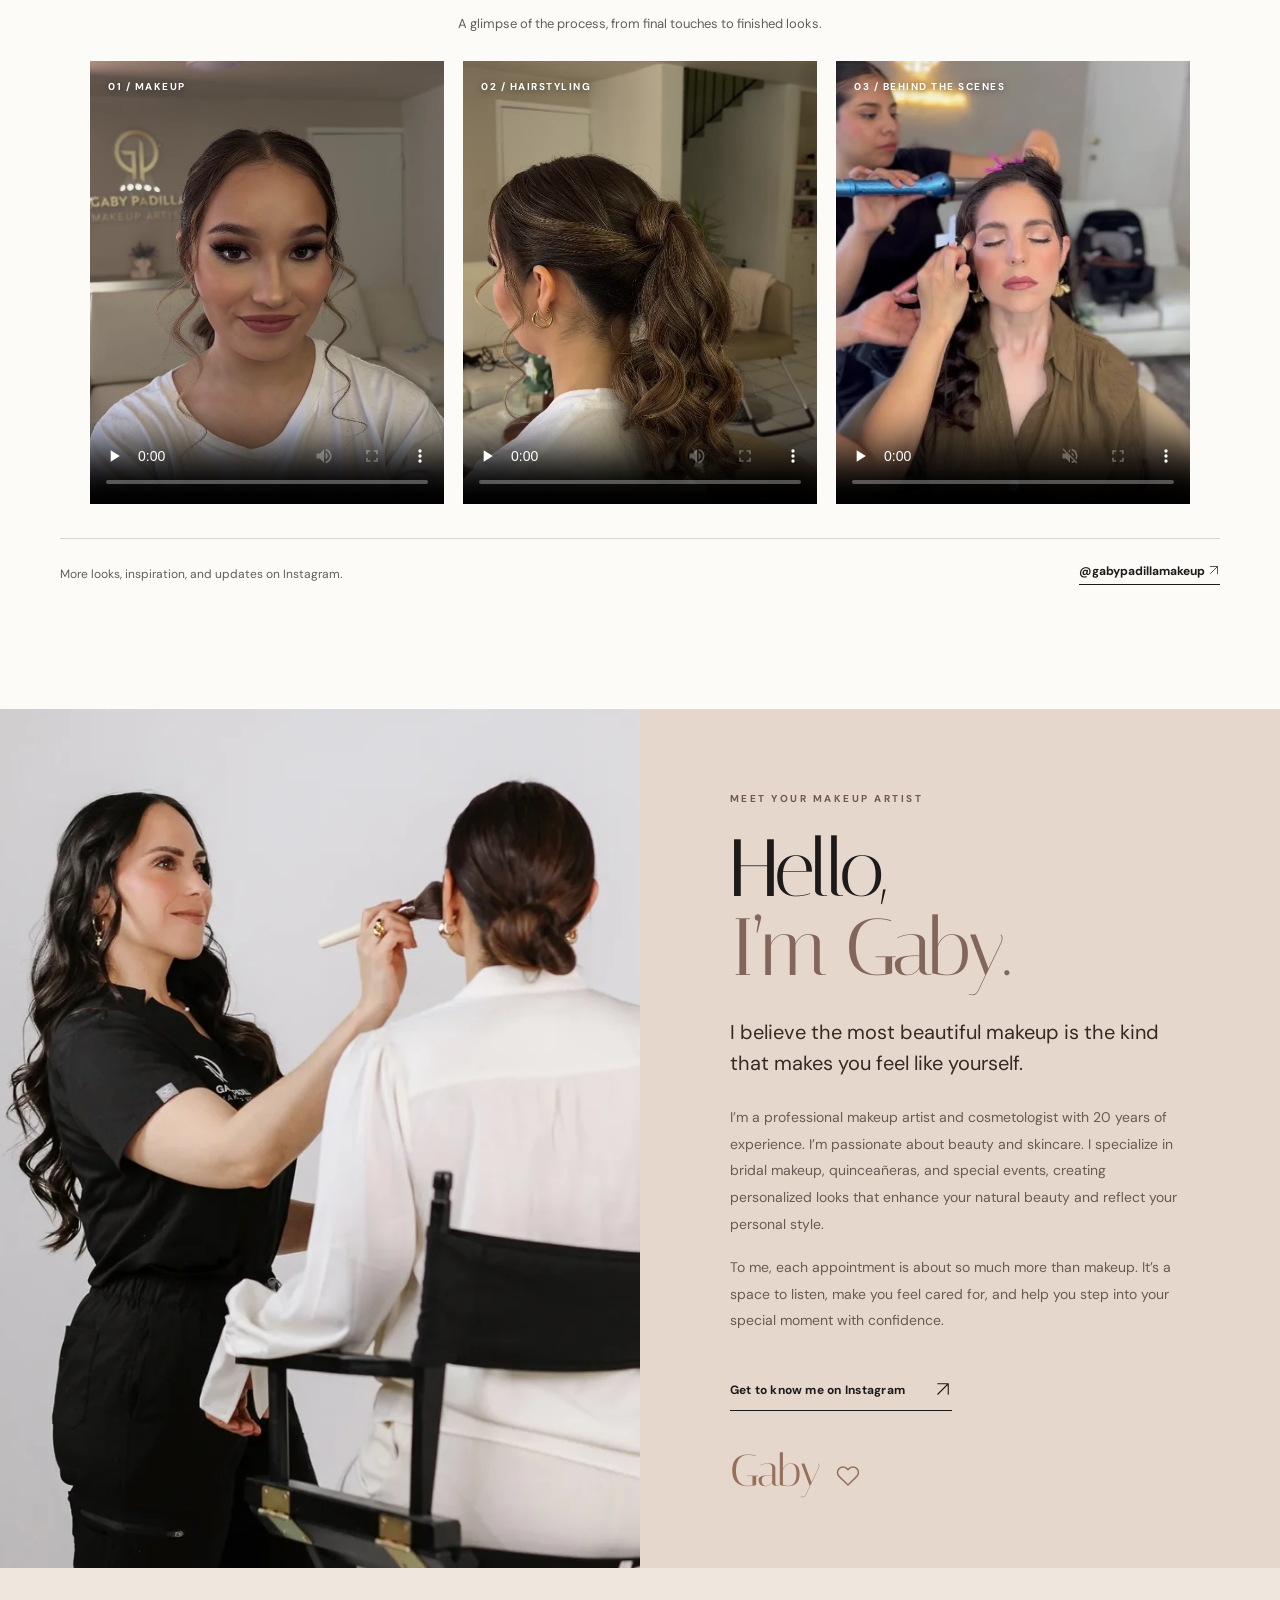
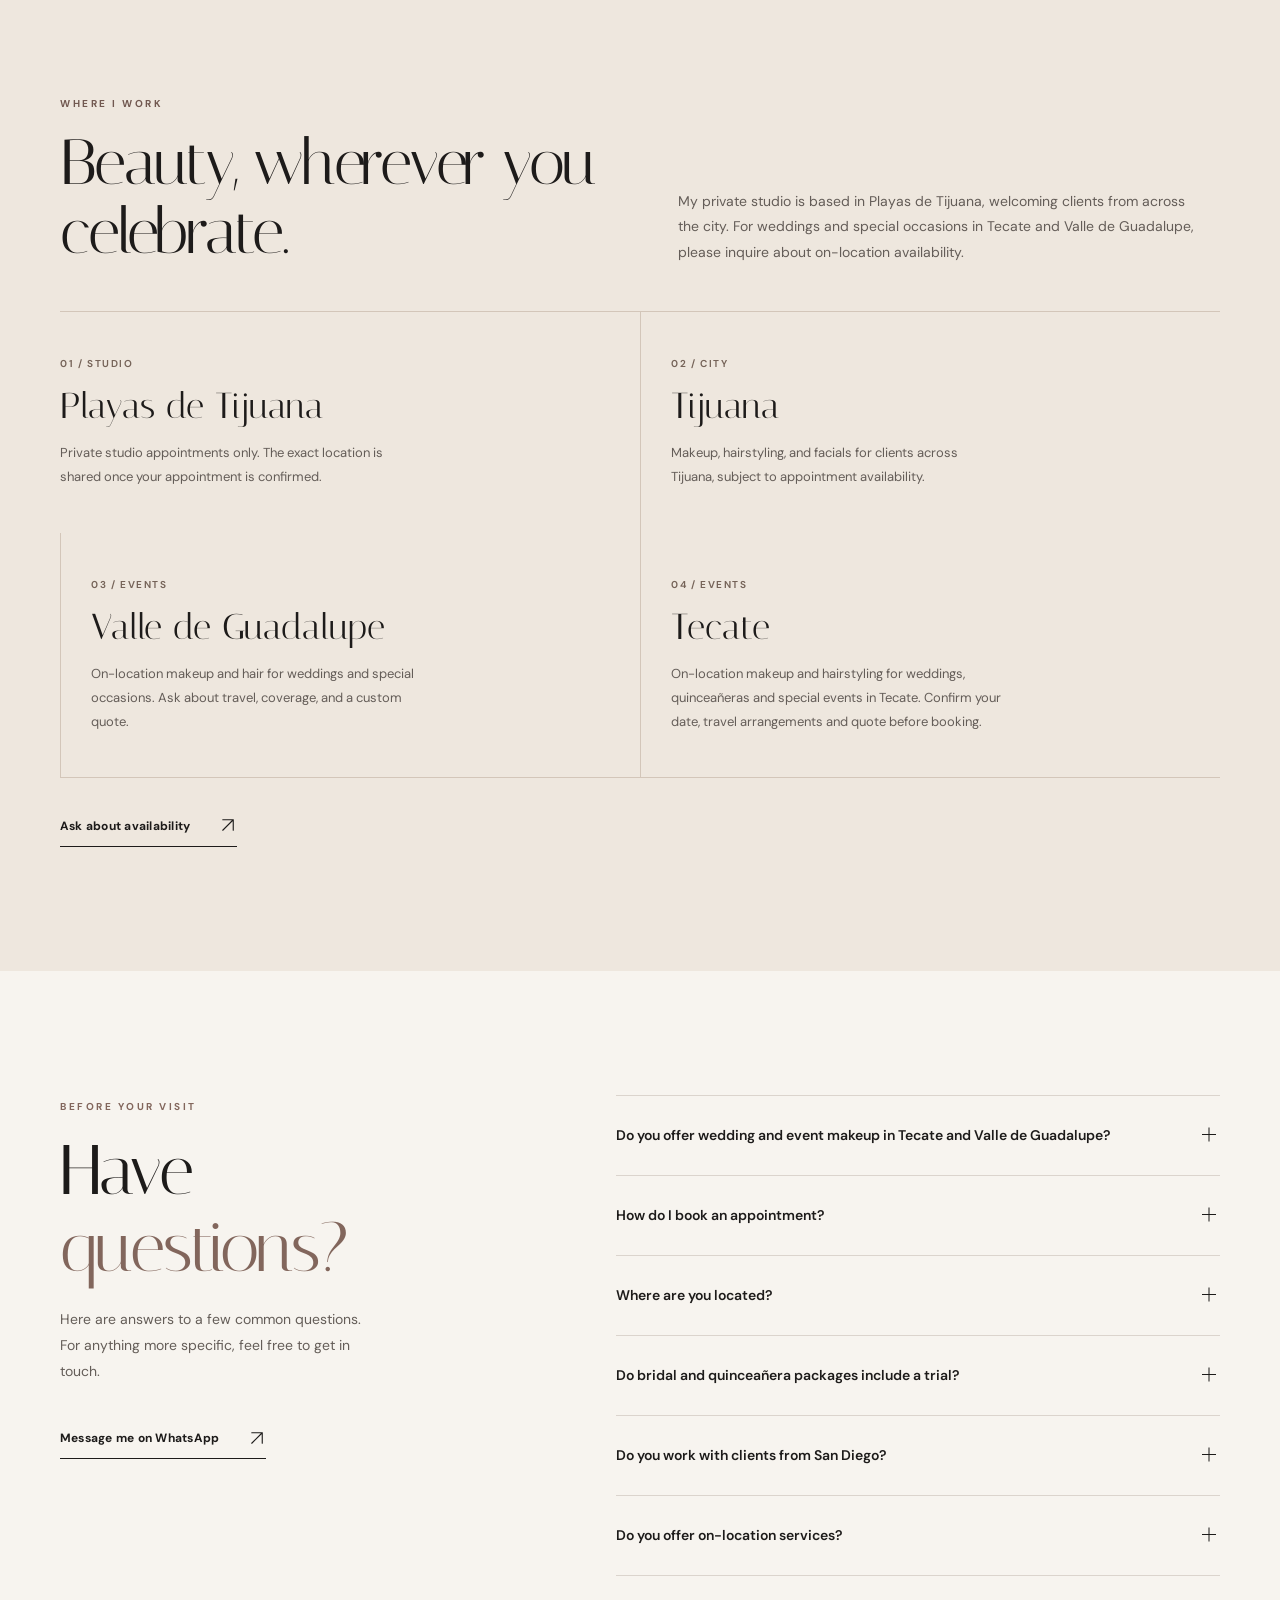
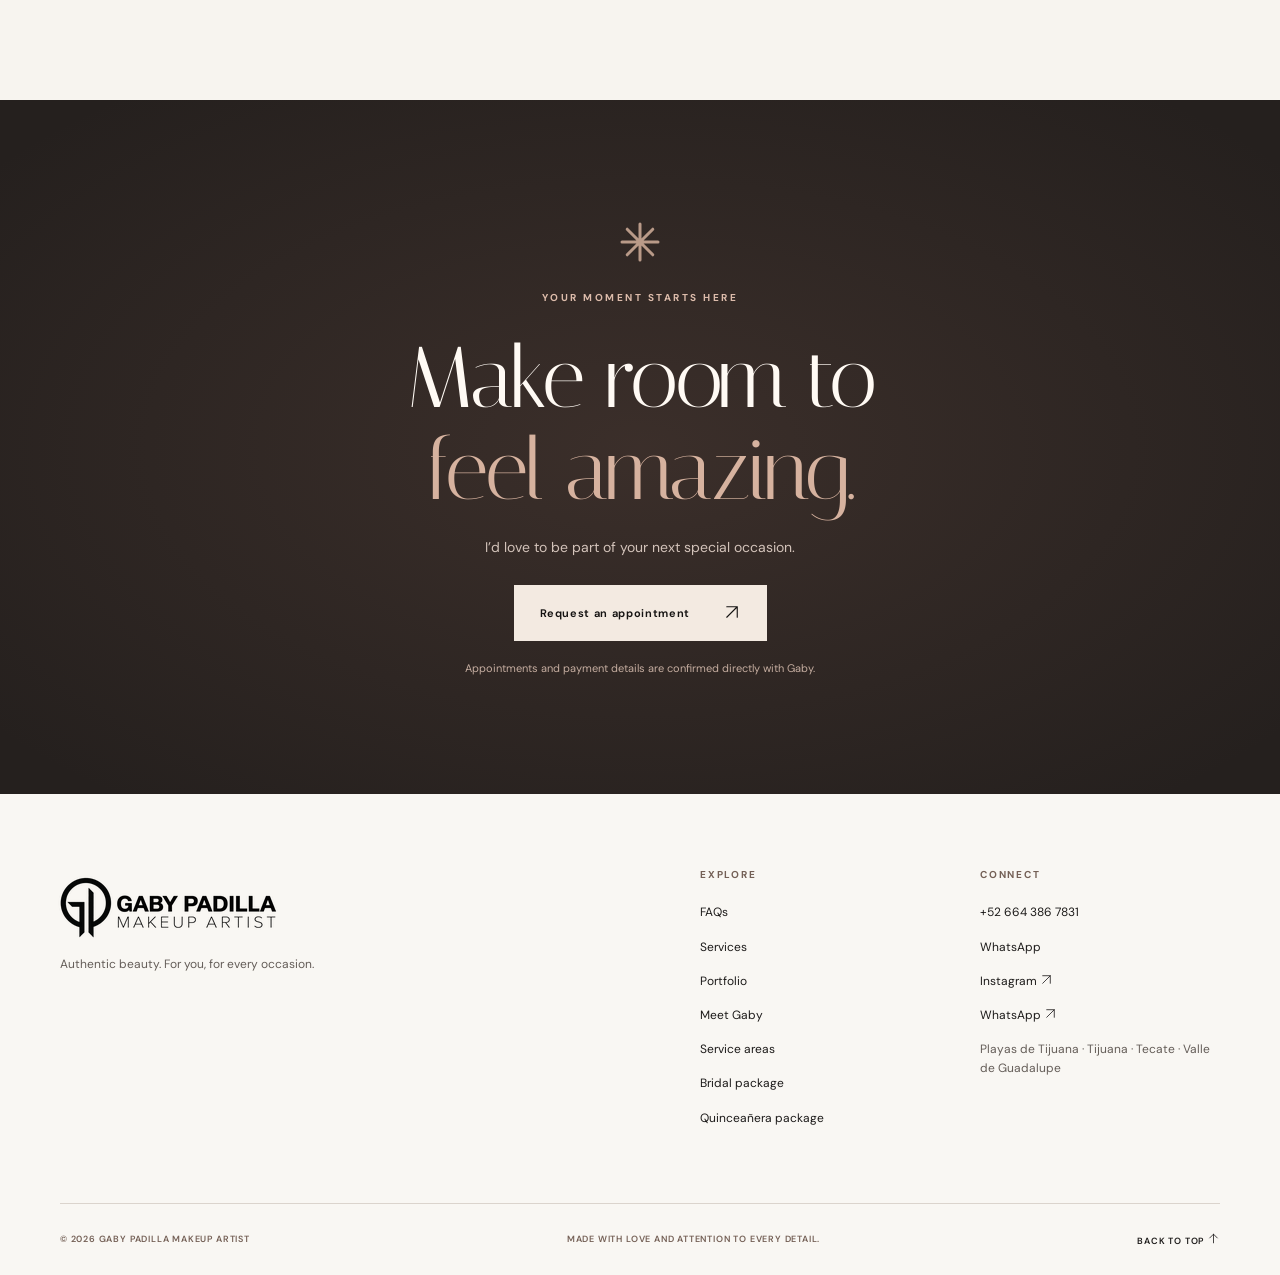
<file: en/index.html>
<!doctype html>

<html lang="en">
<head>
<meta charset="utf-8"/>
<meta content="width=device-width, initial-scale=1" name="viewport"/>
<meta content="#f7f4ef" name="theme-color"/>
<meta content="Makeup and hairstyling in Tijuana for brides, quinceañeras and events. Private studio in Playas de Tijuana, with 20 years of experience. Book an appointment." name="description"/>
<meta content="website" property="og:type"/>
<meta content="Makeup and Hairstyling in Tijuana | Gaby Padilla" property="og:title"/>
<meta content="Makeup and hairstyling in Tijuana for brides, quinceañeras and events. Private studio in Playas de Tijuana, with 20 years of experience. Book an appointment." property="og:description"/>
<link href="../assets/images/favicon.png" rel="icon" type="image/png"/>
<link rel="preload" href="../assets/fonts/rP2Yp2ywxg089UriI5-g4vlH9VoD8Cmcqbu6-K6h9Q.woff2" as="font" type="font/woff2" crossorigin>
<link rel="preload" href="../assets/fonts/QldNNTtLsx4E__B0XQmWaXw.woff2" as="font" type="font/woff2" crossorigin>
<link href="../styles.css?v=gmb-20261104" rel="stylesheet"/>
<title>Makeup and Hairstyling in Tijuana | Gaby Padilla</title>
<meta name="robots" content="noindex, nofollow, noarchive"/><meta content="strict-origin-when-cross-origin" name="referrer"/><meta content="Gaby Padilla Makeup Artist" property="og:site_name"/><meta content="en_US" property="og:locale"/><meta content="es_MX" property="og:locale:alternate"/><meta property="og:image:alt" content="Portrait of Gaby Padilla, makeup artist in Playas de Tijuana, holding makeup brushes"><meta property="og:image:width" content="975"><meta property="og:image:height" content="975"><meta content="summary_large_image" name="twitter:card"/><meta content="Makeup and Hairstyling in Tijuana | Gaby Padilla" name="twitter:title"/><meta content="Makeup and hairstyling in Tijuana for brides, quinceañeras and events. Private studio in Playas de Tijuana, with 20 years of experience. Book an appointment." name="twitter:description"/>
<script id="local-business-schema" type="application/ld+json">{"@context":"https://schema.org","@type":"BeautySalon","name":"Gaby Padilla Makeup Artist","description":"Makeup and hairstyling in Tijuana for brides, quinceañeras and events. Private studio in Playas de Tijuana, with 20 years of experience. Book an appointment.","slogan":"Authentic beauty","sameAs":["https://www.instagram.com/gabypadillamakeup/"],"areaServed":[{"@type":"Place","name":"Playas de Tijuana, Tijuana, Baja California, México"},{"@type":"City","name":"Tijuana, Baja California, México"},{"@type":"Place","name":"Valle de Guadalupe, Baja California, México"},{"@type":"City","name":"Tecate, Baja California, México"}],"currenciesAccepted":"USD, MXN","hasOfferCatalog":{"@type":"OfferCatalog","name":"Beauty services","itemListElement":[{"@type":"OfferCatalog","name":"Bridal package","itemListElement":[{"@type":"Offer","priceCurrency":"USD","price":"700","itemOffered":{"@type":"Service","name":"Bridal package"}}]},{"@type":"OfferCatalog","name":"Quinceañera package","itemListElement":[{"@type":"Offer","priceCurrency":"USD","price":"500","itemOffered":{"@type":"Service","name":"Quinceañera package"}}]},{"@type":"OfferCatalog","name":"Special occasion makeup and hairstyling","itemListElement":[{"@type":"Offer","priceCurrency":"USD","price":"120","itemOffered":{"@type":"Service","name":"Special occasion makeup and hairstyling","description":"Makeup and hairstyling tailored to your features, outfit and the occasion."}}]},{"@type":"OfferCatalog","name":"Special occasion makeup","itemListElement":[{"@type":"Offer","priceCurrency":"USD","price":"90","itemOffered":{"@type":"Service","name":"Special occasion makeup","description":"Event makeup tailored to your features, outfit and celebration."}}]},{"@type":"OfferCatalog","name":"Hydrafacial","itemListElement":[{"@type":"Offer","priceCurrency":"USD","price":"65","itemOffered":{"@type":"Service","name":"Hydrafacial","description":"Facial cleansing, gentle exfoliation, impurity extraction and hydration for refreshed-looking skin."}}]},{"@type":"OfferCatalog","name":"Microdermabrasion","itemListElement":[{"@type":"Offer","priceCurrency":"USD","price":"65","itemOffered":{"@type":"Service","name":"Microdermabrasion","description":"An exfoliating treatment focused on renewing the skin’s surface and improving the appearance of texture."}}]},{"@type":"OfferCatalog","name":"Combination facial: Hydrafacial + microdermabrasion","itemListElement":[{"@type":"Offer","priceCurrency":"USD","price":"80","itemOffered":{"@type":"Service","name":"Combination facial: Hydrafacial + microdermabrasion","description":"A combination facial featuring Hydrafacial and microdermabrasion in one session."}}]},{"@type":"OfferCatalog","name":"Facial hair removal and eyebrow shaping","itemListElement":[{"@type":"Offer","priceCurrency":"USD","price":"25","itemOffered":{"@type":"Service","name":"Facial hair removal and eyebrow shaping","description":"Facial hair removal and eyebrow shaping, with treatment areas agreed at the start of your appointment."}}]}]},"@id":"https://gabypadillamakeup.com/#business","url":"https://gabypadillamakeup.com/","logo":"https://gabypadillamakeup.com/assets/images/gaby-padilla-logo-responsive-720.webp","image":"https://gabypadillamakeup.com/assets/images/gaby-padilla-portrait-maquillista-tijuana.jpg","telephone":"+52-664-386-7831","priceRange":"USD $25–$700"}</script><script type="application/ld+json">{"@context":"https://schema.org","@type":"VideoObject","name":"Makeup and hairstyling behind the scenes in Tijuana","description":"A behind-the-scenes look at professional eye makeup and curling hair in Gaby Padilla’s studio in Playas de Tijuana. Silent video.","thumbnailUrl":"https://gabypadillamakeup.com/assets/images/gaby-padilla-studio-video-poster.webp","contentUrl":"https://gabypadillamakeup.com/assets/videos/gaby-padilla-behind-the-scenes-studio.mp4","uploadDate":"2026-10-24T13:41:00-07:00","duration":"PT51.92S","inLanguage":"en","isFamilyFriendly":true,"publisher":{"@type":"Organization","name":"Gaby Padilla Makeup Artist"}}</script>
<script type="application/ld+json">{"@context":"https://schema.org","@type":"ImageObject","contentUrl":"https://gabypadillamakeup.com/assets/images/gaby-padilla-maquillista-aplicando-maquillaje-tijuana.webp","name":"Gaby Padilla Makeup Artist","caption":"Gaby Padilla, makeup artist in Playas de Tijuana, applying makeup to a client","description":"Gaby Padilla, makeup artist in Playas de Tijuana, applying makeup to a client","width":1089,"height":1361,"inLanguage":"en"}</script>









<link rel="canonical" href="https://gabypadillamakeup.com/en/">
<link rel="alternate" hreflang="es-MX" href="https://gabypadillamakeup.com/">
<link rel="alternate" hreflang="en" href="https://gabypadillamakeup.com/en/">
<link rel="alternate" hreflang="x-default" href="https://gabypadillamakeup.com/">
<meta property="og:url" content="https://gabypadillamakeup.com/en/">
<meta property="og:image" content="https://gabypadillamakeup.com/assets/images/gaby-padilla-portrait-maquillista-tijuana.jpg">
<meta name="twitter:image" content="https://gabypadillamakeup.com/assets/images/gaby-padilla-portrait-maquillista-tijuana.jpg">
<meta property="og:image:type" content="image/jpeg">
<meta name="twitter:image:alt" content="Portrait of Gaby Padilla, makeup artist in Playas de Tijuana, holding makeup brushes">
<script id="primary-image-schema" type="application/ld+json">{"@context":"https://schema.org","@type":"WebPage","@id":"https://gabypadillamakeup.com/en/#webpage","url":"https://gabypadillamakeup.com/en/","inLanguage":"en","mainEntity":{"@id":"https://gabypadillamakeup.com/#business"},"primaryImageOfPage":{"@type":"ImageObject","@id":"https://gabypadillamakeup.com/#portrait","url":"https://gabypadillamakeup.com/assets/images/gaby-padilla-portrait-maquillista-tijuana.jpg","contentUrl":"https://gabypadillamakeup.com/assets/images/gaby-padilla-portrait-maquillista-tijuana.jpg","width":975,"height":975,"caption":"Portrait of Gaby Padilla, makeup artist in Playas de Tijuana, holding makeup brushes"}}</script>
<script id="faq-schema" type="application/ld+json">{"@context":"https://schema.org","@type":"FAQPage","inLanguage":"en","mainEntity":[{"@type":"Question","name":"Do you offer wedding and event makeup in Tecate and Valle de Guadalupe?","acceptedAnswer":{"@type":"Answer","text":"Yes. I offer on-location makeup and hairstyling for weddings, quinceañeras and special events in Tecate and Valle de Guadalupe. Contact us before booking to confirm availability, timing, travel and any additional charges."}},{"@type":"Question","name":"How do I book an appointment?","acceptedAnswer":{"@type":"Answer","text":"Browse the services, pick an available time, and book directly through AgendaPro using any “Check availability” button on this page."}},{"@type":"Question","name":"Where are you located?","acceptedAnswer":{"@type":"Answer","text":"My studio is based in Playas de Tijuana, Baja California. Visits are by appointment only, and the exact location is shared after your booking is confirmed."}},{"@type":"Question","name":"Do bridal and quinceañera packages include a trial?","acceptedAnswer":{"@type":"Answer","text":"Yes. Both packages include a makeup and hair trial, combination facial, facial hair removal, and event-day makeup and hairstyling."}},{"@type":"Question","name":"Do you work with clients from San Diego?","acceptedAnswer":{"@type":"Answer","text":"Absolutely! I welcome clients visiting Tijuana from San Diego. I can also travel to San Diego for weddings and special events on request, subject to availability. Additional fees may apply. Please message me on WhatsApp before booking to confirm your location, timing and travel quote."}},{"@type":"Question","name":"Do you offer on-location services?","acceptedAnswer":{"@type":"Answer","text":"Please ask about on-location availability for special events, including celebrations in Tecate and Valle de Guadalupe. Coverage and pricing depend on the event."}}]}</script>
</head>
<body>
<a class="skip-link" href="#main">Skip to content</a>
<div class="topline">
<span>MAKEUP · SKIN · BEAUTY — PLAYAS DE TIJUANA</span>
<span class="topline-right">BY APPOINTMENT ONLY</span>
</div>
<header class="site-header" id="home">
<div class="header-inner container-wide">
<a aria-label="Gaby Padilla Makeup Artist" class="brand" href="#home">
<img alt="Gaby Padilla Makeup Artist logo" decoding="async" height="240" sizes="240px" src="../assets/images/gaby-padilla-logo-responsive-480.webp" srcset="../assets/images/gaby-padilla-logo-responsive-240.webp 240w, ../assets/images/gaby-padilla-logo-responsive-480.webp 480w, ../assets/images/gaby-padilla-logo-responsive-720.webp 720w, ../assets/images/gaby-padilla-logo.png 2172w" width="720"/>
</a>
<nav aria-label="Main navigation" class="nav" id="primary-nav"><a href="#home" aria-current="page">Home</a><a href="bridal/">Bridal</a><a href="quinceanera/">Quinceañera</a><a href="#servicios">Services</a><a href="#portafolio">Portfolio</a><a href="#gaby">Meet Gaby</a><a href="../tienda/?lang=en">Shop</a></nav>
<div class="header-actions">
<a aria-label="ES, cambiar a español" class="lang-switch" href="../" hreflang="es-MX" id="lang-switch" lang="es-MX">ES <img class="language-globe" src="../assets/icons/globe.svg" alt="" aria-hidden="true" width="20" height="20"/></a>
<a class="btn btn-dark header-book" data-booking="general" href="https://wa.me/526643867831?text=Hi%20Gaby!%20I'd%20like%20to%20request%20an%20appointment.%20Could%20you%20please%20help%20me%20check%20availability%3F%20Thank%20you!" rel="noopener noreferrer" target="_blank"><span>Check availability</span><span aria-hidden="true"><svg class="icon icon-arrow-up-right" viewBox="0 0 24 24" width="24" height="24" fill="none" stroke="currentColor" stroke-width="1.5" stroke-linecap="round" stroke-linejoin="round" aria-hidden="true" focusable="false"><path d="M5 19 19 5M5 5h14v14"/></svg></span></a>
</div>
<button aria-controls="mobile-menu" aria-expanded="false" aria-label="Open menu" class="menu-toggle" id="menu-toggle" type="button"><span></span><span></span></button>
</div>
<nav aria-label="Mobile navigation" class="mobile-menu" hidden="" id="mobile-menu"><div class="mobile-menu-top"><div class="mobile-menu-brand"><img alt="Gaby Padilla Makeup Artist" decoding="async" height="240" sizes="240px" src="../assets/images/gaby-padilla-logo-responsive-480.webp" srcset="../assets/images/gaby-padilla-logo-responsive-240.webp 240w, ../assets/images/gaby-padilla-logo-responsive-480.webp 480w, ../assets/images/gaby-padilla-logo-responsive-720.webp 720w, ../assets/images/gaby-padilla-logo.png 2172w" width="720"/></div><button class="mobile-menu-close" id="menu-close" type="button" aria-label="Close menu"><span>Close</span><svg class="icon" viewBox="0 0 24 24" width="24" height="24" fill="none" stroke="currentColor" stroke-width="1.5" stroke-linecap="round" aria-hidden="true" focusable="false"><path d="m6 6 12 12M6 18 18 6"/></svg></button></div><a href="#home" aria-current="page">Home</a><a href="bridal/">Bridal</a><a href="quinceanera/">Quinceañera</a><a href="#servicios">Services</a><a href="#portafolio">Portfolio</a><a href="#gaby">Meet Gaby</a><a href="#preguntas">FAQs</a><a data-booking="general" href="https://wa.me/526643867831?text=Hi%20Gaby!%20I'd%20like%20to%20request%20an%20appointment.%20Could%20you%20please%20help%20me%20check%20availability%3F%20Thank%20you!" target="_blank" rel="noopener noreferrer">Check availability</a><a href="../tienda/?lang=en">Shop</a></nav>
</header>
<main id="main">
<section aria-labelledby="hero-heading" class="hero">
<div class="hero-copy">
<div class="hero-copy-inner">
<div class="eyebrow"><span>PROFESSIONAL MAKEUP · PLAYAS DE TIJUANA</span></div>
<h1 class="seo-heading" id="hero-heading"><span>Makeup and hairstyling</span><br/><em>in Tijuana</em></h1>
<p class="hero-tagline">Your beauty, your essence.</p>
<p class="hero-description">Bridal, quinceañera, and special-event makeup, hairstyling, and skincare based in Playas de Tijuana, serving Tijuana and events in Tecate and Valle de Guadalupe.</p>
<div class="hero-buttons">
<a class="btn btn-dark btn-large" data-booking="general" href="https://wa.me/526643867831?text=Hi%20Gaby!%20I'd%20like%20to%20request%20an%20appointment.%20Could%20you%20please%20help%20me%20check%20availability%3F%20Thank%20you!" rel="noopener noreferrer" target="_blank"><span>Request an appointment</span><span aria-hidden="true"><svg class="icon icon-arrow-up-right" viewBox="0 0 24 24" width="24" height="24" fill="none" stroke="currentColor" stroke-width="1.5" stroke-linecap="round" stroke-linejoin="round" aria-hidden="true" focusable="false"><path d="M5 19 19 5M5 5h14v14"/></svg></span></a>
<a class="subtle-link" href="#portafolio">Explore my work <span aria-hidden="true"><svg class="icon icon-arrow-up-right" viewBox="0 0 24 24" width="24" height="24" fill="none" stroke="currentColor" stroke-width="1.5" stroke-linecap="round" stroke-linejoin="round" aria-hidden="true" focusable="false"><path d="M5 19 19 5M5 5h14v14"/></svg></span></a>
</div>
<div class="hero-bottom"><div class="tiny-rule"></div><span>BEAUTY THAT FEELS LIKE YOU.</span></div>
</div>
</div>
<div class="hero-media">
<img alt="Gaby Padilla, makeup artist and cosmetologist with 20 years of experience in Tijuana" decoding="async" fetchpriority="high" height="1378" sizes="(max-width: 600px) 100vw, 50vw" src="../assets/images/gaby-padilla-hero-actualizado.webp" srcset="../assets/images/gaby-padilla-hero-actualizado-responsive-480.webp 480w, ../assets/images/gaby-padilla-hero-actualizado-responsive-768.webp 768w, ../assets/images/gaby-padilla-hero-actualizado.webp 1102w" style="object-position:center top" width="1102"/>
<span class="hero-image-caption">GABY PADILLA <span class="little-dot"><svg class="icon icon-sparkle" viewBox="0 0 24 24" width="24" height="24" fill="none" stroke="currentColor" stroke-width="1.5" stroke-linecap="round" stroke-linejoin="round" aria-hidden="true" focusable="false"><path d="m12 2 2.6 7.4L22 12l-7.4 2.6L12 22l-2.6-7.4L2 12l7.4-2.6Z"/></svg></span> MAKEUP ARTIST</span>
<span class="hero-index">01 / 04</span>
</div>
</section>
<div aria-hidden="true" class="identity-band">
<div aria-hidden="true" class="identity-track"><span class="identity-group">BRIDAL MAKEUP <b><svg class="icon icon-asterisk" viewBox="0 0 24 24" width="24" height="24" fill="none" stroke="currentColor" stroke-width="1.5" stroke-linecap="round" stroke-linejoin="round" aria-hidden="true" focusable="false"><path d="M12 3v18M3 12h18M5.6 5.6l12.8 12.8M5.6 18.4 18.4 5.6"/></svg></b> XV AÑOS <b><svg class="icon icon-asterisk" viewBox="0 0 24 24" width="24" height="24" fill="none" stroke="currentColor" stroke-width="1.5" stroke-linecap="round" stroke-linejoin="round" aria-hidden="true" focusable="false"><path d="M12 3v18M3 12h18M5.6 5.6l12.8 12.8M5.6 18.4 18.4 5.6"/></svg></b> SOFT GLAM <b><svg class="icon icon-asterisk" viewBox="0 0 24 24" width="24" height="24" fill="none" stroke="currentColor" stroke-width="1.5" stroke-linecap="round" stroke-linejoin="round" aria-hidden="true" focusable="false"><path d="M12 3v18M3 12h18M5.6 5.6l12.8 12.8M5.6 18.4 18.4 5.6"/></svg></b> SKINCARE <b><svg class="icon icon-asterisk" viewBox="0 0 24 24" width="24" height="24" fill="none" stroke="currentColor" stroke-width="1.5" stroke-linecap="round" stroke-linejoin="round" aria-hidden="true" focusable="false"><path d="M12 3v18M3 12h18M5.6 5.6l12.8 12.8M5.6 18.4 18.4 5.6"/></svg></b> HAIRSTYLING <b><svg class="icon icon-asterisk" viewBox="0 0 24 24" width="24" height="24" fill="none" stroke="currentColor" stroke-width="1.5" stroke-linecap="round" stroke-linejoin="round" aria-hidden="true" focusable="false"><path d="M12 3v18M3 12h18M5.6 5.6l12.8 12.8M5.6 18.4 18.4 5.6"/></svg></b> BRIDAL MAKEUP <b><svg class="icon icon-asterisk" viewBox="0 0 24 24" width="24" height="24" fill="none" stroke="currentColor" stroke-width="1.5" stroke-linecap="round" stroke-linejoin="round" aria-hidden="true" focusable="false"><path d="M12 3v18M3 12h18M5.6 5.6l12.8 12.8M5.6 18.4 18.4 5.6"/></svg></b> XV AÑOS <b><svg class="icon icon-asterisk" viewBox="0 0 24 24" width="24" height="24" fill="none" stroke="currentColor" stroke-width="1.5" stroke-linecap="round" stroke-linejoin="round" aria-hidden="true" focusable="false"><path d="M12 3v18M3 12h18M5.6 5.6l12.8 12.8M5.6 18.4 18.4 5.6"/></svg></b> SOFT GLAM <b><svg class="icon icon-asterisk" viewBox="0 0 24 24" width="24" height="24" fill="none" stroke="currentColor" stroke-width="1.5" stroke-linecap="round" stroke-linejoin="round" aria-hidden="true" focusable="false"><path d="M12 3v18M3 12h18M5.6 5.6l12.8 12.8M5.6 18.4 18.4 5.6"/></svg></b> SKINCARE <b><svg class="icon icon-asterisk" viewBox="0 0 24 24" width="24" height="24" fill="none" stroke="currentColor" stroke-width="1.5" stroke-linecap="round" stroke-linejoin="round" aria-hidden="true" focusable="false"><path d="M12 3v18M3 12h18M5.6 5.6l12.8 12.8M5.6 18.4 18.4 5.6"/></svg></b> HAIRSTYLING <b><svg class="icon icon-asterisk" viewBox="0 0 24 24" width="24" height="24" fill="none" stroke="currentColor" stroke-width="1.5" stroke-linecap="round" stroke-linejoin="round" aria-hidden="true" focusable="false"><path d="M12 3v18M3 12h18M5.6 5.6l12.8 12.8M5.6 18.4 18.4 5.6"/></svg></b> </span><span class="identity-group">BRIDAL MAKEUP <b><svg class="icon icon-asterisk" viewBox="0 0 24 24" width="24" height="24" fill="none" stroke="currentColor" stroke-width="1.5" stroke-linecap="round" stroke-linejoin="round" aria-hidden="true" focusable="false"><path d="M12 3v18M3 12h18M5.6 5.6l12.8 12.8M5.6 18.4 18.4 5.6"/></svg></b> XV AÑOS <b><svg class="icon icon-asterisk" viewBox="0 0 24 24" width="24" height="24" fill="none" stroke="currentColor" stroke-width="1.5" stroke-linecap="round" stroke-linejoin="round" aria-hidden="true" focusable="false"><path d="M12 3v18M3 12h18M5.6 5.6l12.8 12.8M5.6 18.4 18.4 5.6"/></svg></b> SOFT GLAM <b><svg class="icon icon-asterisk" viewBox="0 0 24 24" width="24" height="24" fill="none" stroke="currentColor" stroke-width="1.5" stroke-linecap="round" stroke-linejoin="round" aria-hidden="true" focusable="false"><path d="M12 3v18M3 12h18M5.6 5.6l12.8 12.8M5.6 18.4 18.4 5.6"/></svg></b> SKINCARE <b><svg class="icon icon-asterisk" viewBox="0 0 24 24" width="24" height="24" fill="none" stroke="currentColor" stroke-width="1.5" stroke-linecap="round" stroke-linejoin="round" aria-hidden="true" focusable="false"><path d="M12 3v18M3 12h18M5.6 5.6l12.8 12.8M5.6 18.4 18.4 5.6"/></svg></b> HAIRSTYLING <b><svg class="icon icon-asterisk" viewBox="0 0 24 24" width="24" height="24" fill="none" stroke="currentColor" stroke-width="1.5" stroke-linecap="round" stroke-linejoin="round" aria-hidden="true" focusable="false"><path d="M12 3v18M3 12h18M5.6 5.6l12.8 12.8M5.6 18.4 18.4 5.6"/></svg></b> BRIDAL MAKEUP <b><svg class="icon icon-asterisk" viewBox="0 0 24 24" width="24" height="24" fill="none" stroke="currentColor" stroke-width="1.5" stroke-linecap="round" stroke-linejoin="round" aria-hidden="true" focusable="false"><path d="M12 3v18M3 12h18M5.6 5.6l12.8 12.8M5.6 18.4 18.4 5.6"/></svg></b> XV AÑOS <b><svg class="icon icon-asterisk" viewBox="0 0 24 24" width="24" height="24" fill="none" stroke="currentColor" stroke-width="1.5" stroke-linecap="round" stroke-linejoin="round" aria-hidden="true" focusable="false"><path d="M12 3v18M3 12h18M5.6 5.6l12.8 12.8M5.6 18.4 18.4 5.6"/></svg></b> SOFT GLAM <b><svg class="icon icon-asterisk" viewBox="0 0 24 24" width="24" height="24" fill="none" stroke="currentColor" stroke-width="1.5" stroke-linecap="round" stroke-linejoin="round" aria-hidden="true" focusable="false"><path d="M12 3v18M3 12h18M5.6 5.6l12.8 12.8M5.6 18.4 18.4 5.6"/></svg></b> SKINCARE <b><svg class="icon icon-asterisk" viewBox="0 0 24 24" width="24" height="24" fill="none" stroke="currentColor" stroke-width="1.5" stroke-linecap="round" stroke-linejoin="round" aria-hidden="true" focusable="false"><path d="M12 3v18M3 12h18M5.6 5.6l12.8 12.8M5.6 18.4 18.4 5.6"/></svg></b> HAIRSTYLING <b><svg class="icon icon-asterisk" viewBox="0 0 24 24" width="24" height="24" fill="none" stroke="currentColor" stroke-width="1.5" stroke-linecap="round" stroke-linejoin="round" aria-hidden="true" focusable="false"><path d="M12 3v18M3 12h18M5.6 5.6l12.8 12.8M5.6 18.4 18.4 5.6"/></svg></b> </span></div>
</div>
<section aria-labelledby="services-heading" class="section services-section">
<div class="container">
<div class="section-heading centered" id="servicios">
<span class="eyebrow">BEAUTY EXPERIENCES</span>
<h2 id="services-heading"><span>Makeup and hairstyling</span><br/><em>in Tijuana</em></h2>
<p>Personalized beauty services, thoughtfully designed around you and what makes your occasion special.</p>
</div>
<div class="feature-grid">
<article class="feature-card feature-bride" data-internal-service="true">
<div class="feature-image"><img alt="Gaby Padilla applying professional makeup to a client with a vineyard landscape in the background" decoding="async" fetchpriority="low" height="1671" loading="lazy" sizes="(max-width: 600px) calc(100vw - 38px), (max-width: 1100px) calc((100vw - 92px) / 2), 568px" src="../assets/images/gaby-padilla-maquillaje-evento-entre-vinedos.webp" srcset="../assets/images/gaby-padilla-maquillaje-evento-entre-vinedos-responsive-480.webp 480w, ../assets/images/gaby-padilla-maquillaje-evento-entre-vinedos-responsive-768.webp 768w, ../assets/images/gaby-padilla-maquillaje-evento-entre-vinedos.webp 941w" width="941"/></div>
<div class="feature-overlay"></div>
<div class="feature-copy">
<span class="feature-number">01 / SIGNATURE</span>
<h3>Bridal</h3>
<p>For one of the most unforgettable days of your life.</p>
<div class="feature-footer"><span>Package $700 USD</span><a aria-label="View bridal package" href="bridal/"><span aria-hidden="true"><svg class="icon icon-arrow-up-right" viewBox="0 0 24 24" width="24" height="24" fill="none" stroke="currentColor" stroke-width="1.5" stroke-linecap="round" stroke-linejoin="round" aria-hidden="true" focusable="false"><path d="M5 19 19 5M5 5h14v14"/></svg></span></a></div>
</div>
</article>
<article class="feature-card feature-xv" data-internal-service="true">
<div class="feature-image"><img alt="Quinceañera with professional makeup, a crown and a red gown" decoding="async" fetchpriority="low" height="1402" loading="lazy" sizes="(max-width: 600px) calc(100vw - 38px), (max-width: 1100px) calc((100vw - 92px) / 2), 568px" src="../assets/images/quinceanera-maquillaje-corona-vestido-rojo-actualizado.webp" srcset="../assets/images/quinceanera-maquillaje-corona-vestido-rojo-actualizado-responsive-480.webp 480w, ../assets/images/quinceanera-maquillaje-corona-vestido-rojo-actualizado-responsive-768.webp 768w, ../assets/images/quinceanera-maquillaje-corona-vestido-rojo-actualizado.webp 1122w" style="object-position:center top" width="1122"/></div>
<div class="feature-overlay"></div>
<div class="feature-copy">
<span class="feature-number">02 / SIGNATURE</span>
<h3>Quinceañera</h3>
<p>A look as one of a kind as this next chapter.</p>
<div class="feature-footer"><span>Package $500 USD</span><a aria-label="View quinceañera package" href="quinceanera/"><span aria-hidden="true"><svg class="icon icon-arrow-up-right" viewBox="0 0 24 24" width="24" height="24" fill="none" stroke="currentColor" stroke-width="1.5" stroke-linecap="round" stroke-linejoin="round" aria-hidden="true" focusable="false"><path d="M5 19 19 5M5 5h14v14"/></svg></span></a></div>
</div>
</article>
</div>
<p class="package-note"><span aria-hidden="true"><svg class="icon icon-asterisk" viewBox="0 0 24 24" width="24" height="24" fill="none" stroke="currentColor" stroke-width="1.5" stroke-linecap="round" stroke-linejoin="round" aria-hidden="true" focusable="false"><path d="M12 3v18M3 12h18M5.6 5.6l12.8 12.8M5.6 18.4 18.4 5.6"/></svg></span> <span>Both packages include a makeup and hair trial, combined facial, facial hair removal, and event-day makeup and hairstyling.</span></p>

<div class="service-list-header">
<div><span class="eyebrow">MORE FOR YOU</span><h3>Makeup &amp; skincare</h3></div>
<span class="service-currency">Prices in USD</span>
</div>
<div class="service-list"><div class="service-item" data-service="makeup_hair"><div><h4>Special occasion makeup and hairstyling</h4><p>Makeup and hairstyling tailored to your features, outfit and the occasion.</p></div><div class="service-item-side"><div class="service-price-meta"><span>$120</span><small class="service-duration">60 min</small></div><a aria-label="Check availability for Special occasion makeup and hairstyling" data-booking="makeup_hair" href="https://wa.me/526643867831?text=Hi%20Gaby!%20I'm%20interested%20in%20Special%20occasion%20makeup%20and%20hairstyling%20(%24120%20USD).%20Could%20you%20please%20help%20me%20check%20availability%3F%20Thank%20you!" rel="noopener noreferrer" target="_blank"><svg class="icon icon-arrow-up-right" viewBox="0 0 24 24" width="24" height="24" fill="none" stroke="currentColor" stroke-width="1.5" stroke-linecap="round" stroke-linejoin="round" aria-hidden="true" focusable="false"><path d="M5 19 19 5M5 5h14v14"/></svg></a></div></div><div class="service-item" data-service="makeup"><div><h4>Special occasion makeup</h4><p>Event makeup tailored to your features, outfit and celebration.</p></div><div class="service-item-side"><div class="service-price-meta"><span>$90</span><small class="service-duration">40 min</small></div><a aria-label="Check availability for Special occasion makeup" data-booking="makeup" href="https://wa.me/526643867831?text=Hi%20Gaby!%20I'm%20interested%20in%20Special%20occasion%20makeup%20(%2490%20USD).%20Could%20you%20please%20help%20me%20check%20availability%3F%20Thank%20you!" rel="noopener noreferrer" target="_blank"><svg class="icon icon-arrow-up-right" viewBox="0 0 24 24" width="24" height="24" fill="none" stroke="currentColor" stroke-width="1.5" stroke-linecap="round" stroke-linejoin="round" aria-hidden="true" focusable="false"><path d="M5 19 19 5M5 5h14v14"/></svg></a></div></div><div class="service-item" data-service="hydrafacial"><div><h4>Hydrafacial</h4><p>Facial cleansing, gentle exfoliation, impurity extraction and hydration for refreshed-looking skin.</p></div><div class="service-item-side"><div class="service-price-meta"><span>$65</span><small class="service-duration">60 min</small></div><a aria-label="Check availability for Hydrafacial" data-booking="hydrafacial" href="https://wa.me/526643867831?text=Hi%20Gaby!%20I'm%20interested%20in%20Hydrafacial%20(%2465%20USD).%20Could%20you%20please%20help%20me%20check%20availability%3F%20Thank%20you!" rel="noopener noreferrer" target="_blank"><svg class="icon icon-arrow-up-right" viewBox="0 0 24 24" width="24" height="24" fill="none" stroke="currentColor" stroke-width="1.5" stroke-linecap="round" stroke-linejoin="round" aria-hidden="true" focusable="false"><path d="M5 19 19 5M5 5h14v14"/></svg></a></div></div><div class="service-item" data-service="micro"><div><h4>Microdermabrasion</h4><p>An exfoliating treatment focused on renewing the skin’s surface and improving the appearance of texture.</p></div><div class="service-item-side"><div class="service-price-meta"><span>$65</span><small class="service-duration">60 min</small></div><a aria-label="Check availability for Microdermabrasion" data-booking="microdermabrasion" href="https://wa.me/526643867831?text=Hi%20Gaby!%20I'm%20interested%20in%20Microdermabrasion%20(%2465%20USD).%20Could%20you%20please%20help%20me%20check%20availability%3F%20Thank%20you!" rel="noopener noreferrer" target="_blank"><svg class="icon icon-arrow-up-right" viewBox="0 0 24 24" width="24" height="24" fill="none" stroke="currentColor" stroke-width="1.5" stroke-linecap="round" stroke-linejoin="round" aria-hidden="true" focusable="false"><path d="M5 19 19 5M5 5h14v14"/></svg></a></div></div><div class="service-item" data-service="combo"><div><h4>Combination facial: Hydrafacial + microdermabrasion</h4><p>A combination facial featuring Hydrafacial and microdermabrasion in one session.</p></div><div class="service-item-side"><div class="service-price-meta"><span>$80</span><small class="service-duration">60 min</small></div><a aria-label="Check availability for Combination facial: Hydrafacial + microdermabrasion" data-booking="combo" href="https://wa.me/526643867831?text=Hi%20Gaby!%20I'm%20interested%20in%20Combination%20facial%3A%20Hydrafacial%20%2B%20microdermabrasion%20(%2480%20USD).%20Could%20you%20please%20help%20me%20check%20availability%3F%20Thank%20you!" rel="noopener noreferrer" target="_blank"><svg class="icon icon-arrow-up-right" viewBox="0 0 24 24" width="24" height="24" fill="none" stroke="currentColor" stroke-width="1.5" stroke-linecap="round" stroke-linejoin="round" aria-hidden="true" focusable="false"><path d="M5 19 19 5M5 5h14v14"/></svg></a></div></div><div class="service-item" data-service="hair_remove"><div><h4>Facial hair removal and eyebrow shaping</h4><p>Facial hair removal and eyebrow shaping, with treatment areas agreed at the start of your appointment.</p></div><div class="service-item-side"><div class="service-price-meta"><span>$25</span><small class="service-duration">15 min</small></div><a aria-label="Check availability for Facial hair removal and eyebrow shaping" data-booking="hair_removal" href="https://wa.me/526643867831?text=Hi%20Gaby!%20I'm%20interested%20in%20Facial%20hair%20removal%20and%20eyebrow%20shaping%20(%2425%20USD).%20Could%20you%20please%20help%20me%20check%20availability%3F%20Thank%20you!" rel="noopener noreferrer" target="_blank"><svg class="icon icon-arrow-up-right" viewBox="0 0 24 24" width="24" height="24" fill="none" stroke="currentColor" stroke-width="1.5" stroke-linecap="round" stroke-linejoin="round" aria-hidden="true" focusable="false"><path d="M5 19 19 5M5 5h14v14"/></svg></a></div></div></div>
<p class="small-disclaimer">Appointment times and availability are confirmed directly with Gaby.</p>
</div>
</section>
<section aria-label="Gaby Padilla Makeup Artist" class="portrait-break">
<div class="portrait-break-img"><img alt="Gaby Padilla in her Playas de Tijuana makeup studio" decoding="async" fetchpriority="low" height="941" loading="lazy" sizes="(max-width: 600px) 100vw, (max-width: 1550px) 68vw, 1208px" src="../assets/images/gaby-padilla-estudio-transparente-responsive-1672.webp" srcset="../assets/images/gaby-padilla-estudio-transparente-responsive-640.webp 640w, ../assets/images/gaby-padilla-estudio-transparente-responsive-960.webp 960w, ../assets/images/gaby-padilla-estudio-transparente-responsive-1672.webp 1672w" width="1672"/></div>
</section>
<section aria-labelledby="portfolio-heading" class="section portfolio-section" id="portafolio" data-portfolio-set data-initial-count="6" data-photo-type="makeup">
<div class="container">
<div class="portfolio-header">
<div><span class="eyebrow">THE WORK SPEAKS FOR ITSELF</span><h2 id="portfolio-heading"><span>Real beauty.</span><br/><em>Real moments.</em></h2></div>
<p>Every face and every occasion has its own story. Here’s a look at some moments from behind the mirror.</p>
</div>
<div class="portfolio-grid"><figure class="portfolio-photo photo-tall"><img alt="Special occasion makeup with defined eyes, rosy cheeks and glossy rose lips" decoding="async" fetchpriority="low" height="1447" loading="lazy" sizes="(max-width: 600px) calc((100vw - 50px) / 2), (max-width: 1000px) calc((100vw - 84px) / 2), (max-width: 1252px) calc((100vw - 132px) / 3), 374px" src="../assets/images/maquillaje-social-labios-rosados-clienta.webp" srcset="../assets/images/maquillaje-social-labios-rosados-clienta-responsive-480.webp 480w, ../assets/images/maquillaje-social-labios-rosados-clienta-responsive-768.webp 768w, ../assets/images/maquillaje-social-labios-rosados-clienta.webp 1087w" width="1087"/><figcaption>Special occasion makeup</figcaption></figure><figure class="portfolio-photo photo-short"><img alt="A classic red lip" decoding="async" height="1403" loading="lazy" sizes="(max-width: 600px) calc((100vw - 50px) / 2), (max-width: 1000px) calc((100vw - 84px) / 2), (max-width: 1252px) calc((100vw - 132px) / 3), 374px" src="../assets/images/maquillaje-labios-rojos-cabello-lacio.webp" srcset="../assets/images/maquillaje-labios-rojos-cabello-lacio-responsive-480.webp 480w, ../assets/images/maquillaje-labios-rojos-cabello-lacio-responsive-768.webp 768w, ../assets/images/maquillaje-labios-rojos-cabello-lacio.webp 1121w" width="1121"/><figcaption>A classic red lip</figcaption></figure><figure class="portfolio-photo photo-short"><img alt="Event makeup with nude lips and dark waves in Tijuana" decoding="async" height="1176" loading="lazy" sizes="(max-width: 600px) calc((100vw - 50px) / 2), (max-width: 1000px) calc((100vw - 84px) / 2), (max-width: 1252px) calc((100vw - 132px) / 3), 374px" src="../assets/images/maquillaje-social-soft-glam-ondas-editado.webp" srcset="../assets/images/maquillaje-social-soft-glam-ondas-editado-responsive-480.webp 480w, ../assets/images/maquillaje-social-soft-glam-ondas-editado-responsive-768.webp 768w, ../assets/images/maquillaje-social-soft-glam-ondas-editado.webp 941w" width="941"/><figcaption>Soft glam & waves</figcaption></figure><figure class="portfolio-photo photo-short"><img alt="Special event makeup with rosy lips and green dress" decoding="async" height="1800" loading="lazy" sizes="(max-width: 600px) calc((100vw - 50px) / 2), (max-width: 1000px) calc((100vw - 84px) / 2), (max-width: 1252px) calc((100vw - 132px) / 3), 374px" src="../assets/images/maquillaje-social-labios-rosa-vestido-verde-editado.webp" srcset="../assets/images/maquillaje-social-labios-rosa-vestido-verde-editado-responsive-480.webp 480w, ../assets/images/maquillaje-social-labios-rosa-vestido-verde-editado-responsive-768.webp 768w, ../assets/images/maquillaje-social-labios-rosa-vestido-verde-editado.webp 1286w" width="1286"/><figcaption>A look of her own</figcaption></figure><figure class="portfolio-photo photo-short"><img alt="Rosy tones, ready to celebrate" decoding="async" height="1402" loading="lazy" sizes="(max-width: 600px) calc((100vw - 50px) / 2), (max-width: 1000px) calc((100vw - 84px) / 2), (max-width: 1252px) calc((100vw - 132px) / 3), 374px" src="../assets/images/maquillaje-rosa-recogido-eventos.webp" srcset="../assets/images/maquillaje-rosa-recogido-eventos-responsive-480.webp 480w, ../assets/images/maquillaje-rosa-recogido-eventos-responsive-768.webp 768w, ../assets/images/maquillaje-rosa-recogido-eventos.webp 1122w" width="1122"/><figcaption>Rosy tones, ready to celebrate</figcaption></figure><figure class="portfolio-photo photo-short"><img alt="A soft, polished glow" decoding="async" height="1750" loading="lazy" sizes="(max-width: 600px) calc((100vw - 50px) / 2), (max-width: 1000px) calc((100vw - 84px) / 2), (max-width: 1252px) calc((100vw - 132px) / 3), 374px" src="../assets/images/maquillaje-neutro-labios-brillo.webp" srcset="../assets/images/maquillaje-neutro-labios-brillo-responsive-480.webp 480w, ../assets/images/maquillaje-neutro-labios-brillo-responsive-768.webp 768w, ../assets/images/maquillaje-neutro-labios-brillo.webp 1400w" width="1400"/><figcaption>A soft, polished glow</figcaption></figure></div><div class="gallery-expansion-controls"><button type="button" class="btn btn-dark gallery-toggle" data-gallery-toggle data-show-label="Show me more makeup photos" data-hide-label="Show fewer makeup photos" aria-expanded="false" aria-controls="more-makeup-photos" hidden><span>Show me more makeup photos</span></button><p class="gallery-visible-count" data-gallery-summary aria-live="polite">Showing 6 of 13 makeup photos</p></div><div class="gallery-more" id="more-makeup-photos"><div class="portfolio-grid"><figure class="portfolio-photo photo-short"><img alt="Gaby Padilla applying professional makeup to a client in the studio" decoding="async" fetchpriority="low" height="1448" loading="lazy" sizes="(max-width: 600px) calc((100vw - 50px) / 2), (max-width: 1000px) calc((100vw - 84px) / 2), (max-width: 1252px) calc((100vw - 132px) / 3), 374px" src="../assets/images/gaby-padilla-maquillaje-detras-del-look.webp" srcset="../assets/images/gaby-padilla-maquillaje-detras-del-look-responsive-480.webp 480w, ../assets/images/gaby-padilla-maquillaje-detras-del-look-responsive-768.webp 768w, ../assets/images/gaby-padilla-maquillaje-detras-del-look.webp 1086w" width="1086"/><figcaption>Behind the look</figcaption></figure><figure class="portfolio-photo photo-short"><img alt="Gaby applying eye makeup to a client for a special event" decoding="async" height="1280" loading="lazy" sizes="(max-width: 600px) calc((100vw - 50px) / 2), (max-width: 1000px) calc((100vw - 84px) / 2), (max-width: 1252px) calc((100vw - 132px) / 3), 374px" src="../assets/images/gaby-padilla-aplicacion-maquillaje-profesional.webp" srcset="../assets/images/gaby-padilla-aplicacion-maquillaje-profesional-responsive-480.webp 480w, ../assets/images/gaby-padilla-aplicacion-maquillaje-profesional-responsive-768.webp 768w, ../assets/images/gaby-padilla-aplicacion-maquillaje-profesional.webp 852w" width="852"/><figcaption>Precision eye makeup</figcaption></figure><figure class="portfolio-photo photo-short"><img alt="Bride being prepared with her veil before the wedding ceremony" decoding="async" height="1400" loading="lazy" sizes="(max-width: 600px) calc((100vw - 50px) / 2), (max-width: 1000px) calc((100vw - 84px) / 2), (max-width: 1252px) calc((100vw - 132px) / 3), 374px" src="../assets/images/preparacion-novia-velo-blanco-negro-editado.webp" srcset="../assets/images/preparacion-novia-velo-blanco-negro-editado-responsive-480.webp 480w, ../assets/images/preparacion-novia-velo-blanco-negro-editado-responsive-768.webp 768w, ../assets/images/preparacion-novia-velo-blanco-negro-editado.webp 1400w" width="1400"/><figcaption>Bridal moments</figcaption></figure><figure class="portfolio-photo photo-short"><img alt="An elegant twist" decoding="async" height="1402" loading="lazy" sizes="(max-width: 600px) calc((100vw - 50px) / 2), (max-width: 1000px) calc((100vw - 84px) / 2), (max-width: 1252px) calc((100vw - 132px) / 3), 374px" src="../assets/images/peinado-recogido-textura-eventos.webp" srcset="../assets/images/peinado-recogido-textura-eventos-responsive-480.webp 480w, ../assets/images/peinado-recogido-textura-eventos-responsive-768.webp 768w, ../assets/images/peinado-recogido-textura-eventos.webp 1122w" width="1122"/><figcaption>An elegant twist</figcaption></figure><figure class="portfolio-photo photo-short"><img alt="Defined eyes, a luminous smile" decoding="async" height="1403" loading="lazy" sizes="(max-width: 600px) calc((100vw - 50px) / 2), (max-width: 1000px) calc((100vw - 84px) / 2), (max-width: 1252px) calc((100vw - 132px) / 3), 374px" src="../assets/images/maquillaje-mirada-definida-coleta.webp" srcset="../assets/images/maquillaje-mirada-definida-coleta-responsive-480.webp 480w, ../assets/images/maquillaje-mirada-definida-coleta-responsive-768.webp 768w, ../assets/images/maquillaje-mirada-definida-coleta.webp 1121w" width="1121"/><figcaption>Defined eyes, a luminous smile</figcaption></figure><figure class="portfolio-photo photo-short"><img alt="Golden eyes, berry lips" decoding="async" height="1402" loading="lazy" sizes="(max-width: 600px) calc((100vw - 50px) / 2), (max-width: 1000px) calc((100vw - 84px) / 2), (max-width: 1252px) calc((100vw - 132px) / 3), 374px" src="../assets/images/maquillaje-dorado-labios-frambuesa.webp" srcset="../assets/images/maquillaje-dorado-labios-frambuesa-responsive-480.webp 480w, ../assets/images/maquillaje-dorado-labios-frambuesa-responsive-768.webp 768w, ../assets/images/maquillaje-dorado-labios-frambuesa.webp 1122w" width="1122"/><figcaption>Golden eyes, berry lips</figcaption></figure><figure class="portfolio-photo photo-short"><img alt="Soft mauve, graceful waves" decoding="async" height="1254" loading="lazy" sizes="(max-width: 600px) calc((100vw - 50px) / 2), (max-width: 1000px) calc((100vw - 84px) / 2), (max-width: 1252px) calc((100vw - 132px) / 3), 374px" src="../assets/images/maquillaje-malva-ondas-suaves.webp" srcset="../assets/images/maquillaje-malva-ondas-suaves-responsive-480.webp 480w, ../assets/images/maquillaje-malva-ondas-suaves-responsive-768.webp 768w, ../assets/images/maquillaje-malva-ondas-suaves.webp 1254w" width="1254"/><figcaption>Soft mauve, graceful waves</figcaption></figure></div></div>
<div class="video-heading"><span class="eyebrow">BEAUTY IN MOTION</span><h3>Inside the studio</h3><p>A glimpse of the process, from final touches to finished looks.</p></div>
<div class="video-grid">
<div class="video-card"><video aria-label="Professional makeup artistry video in Tijuana" controls="" height="1155" loading="lazy" playsinline="" poster="../assets/images/maquillaje-novia-portafolio.jpg" preload="none" width="650"><source src="../assets/videos/IMG_7234.mp4" type="video/mp4"/><span>Your browser does not support video.</span></video><span class="video-label">01 / MAKEUP</span></div>
<div class="video-card"><video aria-label="Professional hairstyling video in Tijuana" controls="" height="1155" loading="lazy" playsinline="" poster="../assets/images/peinado-evento-portafolio.jpg" preload="none" width="650"><source src="../assets/videos/IMG_7235.mp4" type="video/mp4"/><span>Your browser does not support video.</span></video><span class="video-label">02 / HAIRSTYLING</span></div>
<div class="video-card"><video aria-label="Makeup and hairstyling behind the scenes in Tijuana. No audio." controls muted playsinline preload="none" width="540" height="960" poster="../assets/images/gaby-padilla-studio-video-poster.webp"><source src="../assets/videos/gaby-padilla-behind-the-scenes-studio.mp4" type="video/mp4"/></video><span class="video-label">03 / BEHIND THE SCENES</span></div>
</div>
<div class="portfolio-social"><span>More looks, inspiration, and updates on Instagram.</span><a href="https://www.instagram.com/gabypadillamakeup/" rel="noopener noreferrer" target="_blank">@gabypadillamakeup <span aria-hidden="true"><svg class="icon icon-arrow-up-right" viewBox="0 0 24 24" width="24" height="24" fill="none" stroke="currentColor" stroke-width="1.5" stroke-linecap="round" stroke-linejoin="round" aria-hidden="true" focusable="false"><path d="M5 19 19 5M5 5h14v14"/></svg></span></a></div>
</div>
</section>
<section aria-labelledby="about-heading" class="about-section" id="gaby">
<div class="about-image"><img alt="Gaby Padilla, makeup artist in Playas de Tijuana, applying makeup to a client" decoding="async" fetchpriority="low" height="1361" loading="lazy" sizes="(max-width: 600px) 100vw, 50vw" src="../assets/images/gaby-padilla-maquillista-aplicando-maquillaje-tijuana.webp" srcset="../assets/images/gaby-padilla-maquillista-aplicando-maquillaje-tijuana-responsive-480.webp 480w, ../assets/images/gaby-padilla-maquillista-aplicando-maquillaje-tijuana-responsive-768.webp 768w, ../assets/images/gaby-padilla-maquillista-aplicando-maquillaje-tijuana.webp 1089w" width="1089"/></div>
<div class="about-content"><span class="eyebrow">MEET YOUR MAKEUP ARTIST</span><h2 id="about-heading"><span>Hello,</span><br/><em>I’m Gaby.</em></h2><p class="about-lead">I believe the most beautiful makeup is the kind that makes you feel like yourself.</p><p>I’m a professional makeup artist and cosmetologist with 20 years of experience. I’m passionate about beauty and skincare. I specialize in bridal makeup, quinceañeras, and special events, creating personalized looks that enhance your natural beauty and reflect your personal style.</p><p>To me, each appointment is about so much more than makeup. It’s a space to listen, make you feel cared for, and help you step into your special moment with confidence.</p><a class="text-arrow" href="https://www.instagram.com/gabypadillamakeup/" rel="noopener noreferrer" target="_blank"><span>Get to know me on Instagram</span><span aria-hidden="true"><svg class="icon icon-arrow-up-right" viewBox="0 0 24 24" width="24" height="24" fill="none" stroke="currentColor" stroke-width="1.5" stroke-linecap="round" stroke-linejoin="round" aria-hidden="true" focusable="false"><path d="M5 19 19 5M5 5h14v14"/></svg></span></a><div class="about-signature">Gaby <span><svg class="icon icon-heart" viewBox="0 0 24 24" width="24" height="24" fill="none" stroke="currentColor" stroke-width="1.5" stroke-linecap="round" stroke-linejoin="round" aria-hidden="true" focusable="false"><path d="M20.8 4.6a5.5 5.5 0 0 0-7.8 0L12 5.7l-1.1-1.1a5.5 5.5 0 0 0-7.8 7.8L12 21l8.8-8.6a5.5 5.5 0 0 0 0-7.8Z"/></svg></span></div></div>
</section>
<section aria-labelledby="locations-heading" class="section local-area-section" id="ubicaciones"><div class="container"><div class="local-area-top"><div><span class="eyebrow">WHERE I WORK</span><h2 id="locations-heading">Beauty, wherever you celebrate.</h2></div><p>My private studio is based in Playas de Tijuana, welcoming clients from across the city. For weddings and special occasions in Tecate and Valle de Guadalupe, please inquire about on-location availability.</p></div><div class="local-area-grid"><article><span class="area-number">01 / STUDIO</span><h3>Playas de Tijuana</h3><p>Private studio appointments only. The exact location is shared once your appointment is confirmed.</p></article><article><span class="area-number">02 / CITY</span><h3>Tijuana</h3><p>Makeup, hairstyling, and facials for clients across Tijuana, subject to appointment availability.</p></article><article><span class="area-number">03 / EVENTS</span><h3>Valle de Guadalupe</h3><p>On-location makeup and hair for weddings and special occasions. Ask about travel, coverage, and a custom quote.</p></article><article><span class="area-number">04 / EVENTS</span><h3>Tecate</h3><p>On-location makeup and hairstyling for weddings, quinceañeras and special events in Tecate. Confirm your date, travel arrangements and quote before booking.</p></article></div><a class="text-arrow" href="https://wa.me/526643867831" rel="noopener noreferrer" target="_blank">Ask about availability<span aria-hidden="true"><svg class="icon icon-arrow-up-right" viewBox="0 0 24 24" width="24" height="24" fill="none" stroke="currentColor" stroke-width="1.5" stroke-linecap="round" stroke-linejoin="round" aria-hidden="true" focusable="false"><path d="M5 19 19 5M5 5h14v14"/></svg></span></a></div></section><section aria-labelledby="faq-heading" class="section faq-section" id="preguntas"><div class="container faq-layout"><div class="faq-intro"><span class="eyebrow">BEFORE YOUR VISIT</span><h2 id="faq-heading"><span>Have</span><br/><em>questions?</em></h2><p>Here are answers to a few common questions. For anything more specific, feel free to get in touch.</p><a class="text-arrow" href="https://wa.me/526643867831" rel="noopener noreferrer" target="_blank"><span>Message me on WhatsApp</span><span aria-hidden="true"><svg class="icon icon-arrow-up-right" viewBox="0 0 24 24" width="24" height="24" fill="none" stroke="currentColor" stroke-width="1.5" stroke-linecap="round" stroke-linejoin="round" aria-hidden="true" focusable="false"><path d="M5 19 19 5M5 5h14v14"/></svg></span></a></div><div class="faq-items"><details><summary><span>Do you offer wedding and event makeup in Tecate and Valle de Guadalupe?</span><span aria-hidden="true" class="plus-icon"></span></summary><p>Yes. I offer on-location makeup and hairstyling for weddings, quinceañeras and special events in Tecate and Valle de Guadalupe. Contact us before booking to confirm availability, timing, travel and any additional charges.</p></details>
<details><summary><span>How do I book an appointment?</span><span aria-hidden="true" class="plus-icon"></span></summary><p>Browse the services, pick an available time, and book directly through AgendaPro using any “Check availability” button on this page.</p></details>
<details><summary><span>Where are you located?</span><span aria-hidden="true" class="plus-icon"></span></summary><p>My studio is based in Playas de Tijuana, Baja California. Visits are by appointment only, and the exact location is shared after your booking is confirmed.</p></details>
<details><summary><span>Do bridal and quinceañera packages include a trial?</span><span aria-hidden="true" class="plus-icon"></span></summary><p>Yes. Both packages include a makeup and hair trial, combination facial, facial hair removal, and event-day makeup and hairstyling.</p></details>
<details><summary><span>Do you work with clients from San Diego?</span><span aria-hidden="true" class="plus-icon"></span></summary><p>Absolutely! I welcome clients visiting Tijuana from San Diego. I can also travel to San Diego for weddings and special events on request, subject to availability. Additional fees may apply. Please message me on WhatsApp before booking to confirm your location, timing and travel quote.</p></details>
<details><summary><span>Do you offer on-location services?</span><span aria-hidden="true" class="plus-icon"></span></summary><p>Please ask about on-location availability for special events, including celebrations in Tecate and Valle de Guadalupe. Coverage and pricing depend on the event.</p></details>
</div></div></section>
<section aria-labelledby="closing-heading" class="closing" id="reservar"><div class="closing-inner container"><div aria-hidden="true" class="closing-ornament"><svg class="icon icon-asterisk" viewBox="0 0 24 24" width="24" height="24" fill="none" stroke="currentColor" stroke-width="1.5" stroke-linecap="round" stroke-linejoin="round" aria-hidden="true" focusable="false"><path d="M12 3v18M3 12h18M5.6 5.6l12.8 12.8M5.6 18.4 18.4 5.6"/></svg></div><span class="eyebrow">YOUR MOMENT STARTS HERE</span><h2 id="closing-heading"><span>Make room to</span><br/><em>feel amazing.</em></h2><p>I’d love to be part of your next special occasion.</p><a class="btn btn-cream btn-large" data-booking="general" href="https://wa.me/526643867831?text=Hi%20Gaby!%20I'd%20like%20to%20request%20an%20appointment.%20Could%20you%20please%20help%20me%20check%20availability%3F%20Thank%20you!" rel="noopener noreferrer" target="_blank"><span>Request an appointment</span><span aria-hidden="true"><svg class="icon icon-arrow-up-right" viewBox="0 0 24 24" width="24" height="24" fill="none" stroke="currentColor" stroke-width="1.5" stroke-linecap="round" stroke-linejoin="round" aria-hidden="true" focusable="false"><path d="M5 19 19 5M5 5h14v14"/></svg></span></a><small>Appointments and payment details are confirmed directly with Gaby.</small></div></section>
</main>
<footer class="footer"><div class="container"><div class="footer-top"><div class="footer-logo"><img alt="Gaby Padilla Makeup Artist logo" decoding="async" fetchpriority="low" height="240" loading="lazy" sizes="240px" src="../assets/images/gaby-padilla-logo-responsive-480.webp" srcset="../assets/images/gaby-padilla-logo-responsive-240.webp 240w, ../assets/images/gaby-padilla-logo-responsive-480.webp 480w, ../assets/images/gaby-padilla-logo-responsive-720.webp 720w, ../assets/images/gaby-padilla-logo.png 2172w" width="720"/><p>Authentic beauty. For you, for every occasion.</p></div><div class="footer-link-block"><span>EXPLORE</span><a href="#preguntas">FAQs</a><a href="#servicios">Services</a><a href="#portafolio">Portfolio</a><a href="#gaby">Meet Gaby</a><a href="#ubicaciones">Service areas</a><a href="bridal/">Bridal package</a><a href="quinceanera/">Quinceañera package</a></div><div class="footer-link-block"><span>CONNECT</span><a class="contact-phone" href="tel:+526643867831" aria-label="Call +52 664 386 7831">+52 664 386 7831</a><a href="https://wa.me/526643867831" target="_blank" rel="noopener noreferrer">WhatsApp</a><a href="https://www.instagram.com/gabypadillamakeup/" rel="noopener noreferrer" target="_blank">Instagram <svg class="icon icon-arrow-up-right" viewBox="0 0 24 24" width="24" height="24" fill="none" stroke="currentColor" stroke-width="1.5" stroke-linecap="round" stroke-linejoin="round" aria-hidden="true" focusable="false"><path d="M5 19 19 5M5 5h14v14"/></svg></a><a data-booking="general" href="https://wa.me/526643867831?text=Hi%20Gaby!%20I'd%20like%20to%20request%20an%20appointment.%20Could%20you%20please%20help%20me%20check%20availability%3F%20Thank%20you!" rel="noopener noreferrer" target="_blank">WhatsApp <svg class="icon icon-arrow-up-right" viewBox="0 0 24 24" width="24" height="24" fill="none" stroke="currentColor" stroke-width="1.5" stroke-linecap="round" stroke-linejoin="round" aria-hidden="true" focusable="false"><path d="M5 19 19 5M5 5h14v14"/></svg></a><span>Playas de Tijuana · Tijuana · Tecate · Valle de Guadalupe</span></div></div><div class="footer-bottom"><span>© <span id="year">2026</span> GABY PADILLA MAKEUP ARTIST</span><span>MADE WITH LOVE AND ATTENTION TO EVERY DETAIL.</span><a href="#home">BACK TO TOP <svg class="icon icon-arrow-up" viewBox="0 0 24 24" width="24" height="24" fill="none" stroke="currentColor" stroke-width="1.5" stroke-linecap="round" stroke-linejoin="round" aria-hidden="true" focusable="false"><path d="M12 20V4m-7 7 7-7 7 7"/></svg></a></div></div></footer>
<div aria-label="Reservations" class="mobile-booking-bar" hidden role="region">
<span>YOUR MOMENT STARTS HERE</span>
<a class="btn btn-dark" data-booking="general" href="https://wa.me/526643867831?text=Hi%20Gaby!%20I'd%20like%20to%20request%20an%20appointment.%20Could%20you%20please%20help%20me%20check%20availability%3F%20Thank%20you!" rel="noopener noreferrer" target="_blank"><span>Check availability</span><span aria-hidden="true"><svg class="icon icon-arrow-up-right" viewBox="0 0 24 24" width="24" height="24" fill="none" stroke="currentColor" stroke-width="1.5" stroke-linecap="round" stroke-linejoin="round" aria-hidden="true" focusable="false"><path d="M5 19 19 5M5 5h14v14"/></svg></span></a>
</div>
<script defer="" src="../script.js?v=booking-whatsapp-20261121"></script>
</body>
</html>
</file>
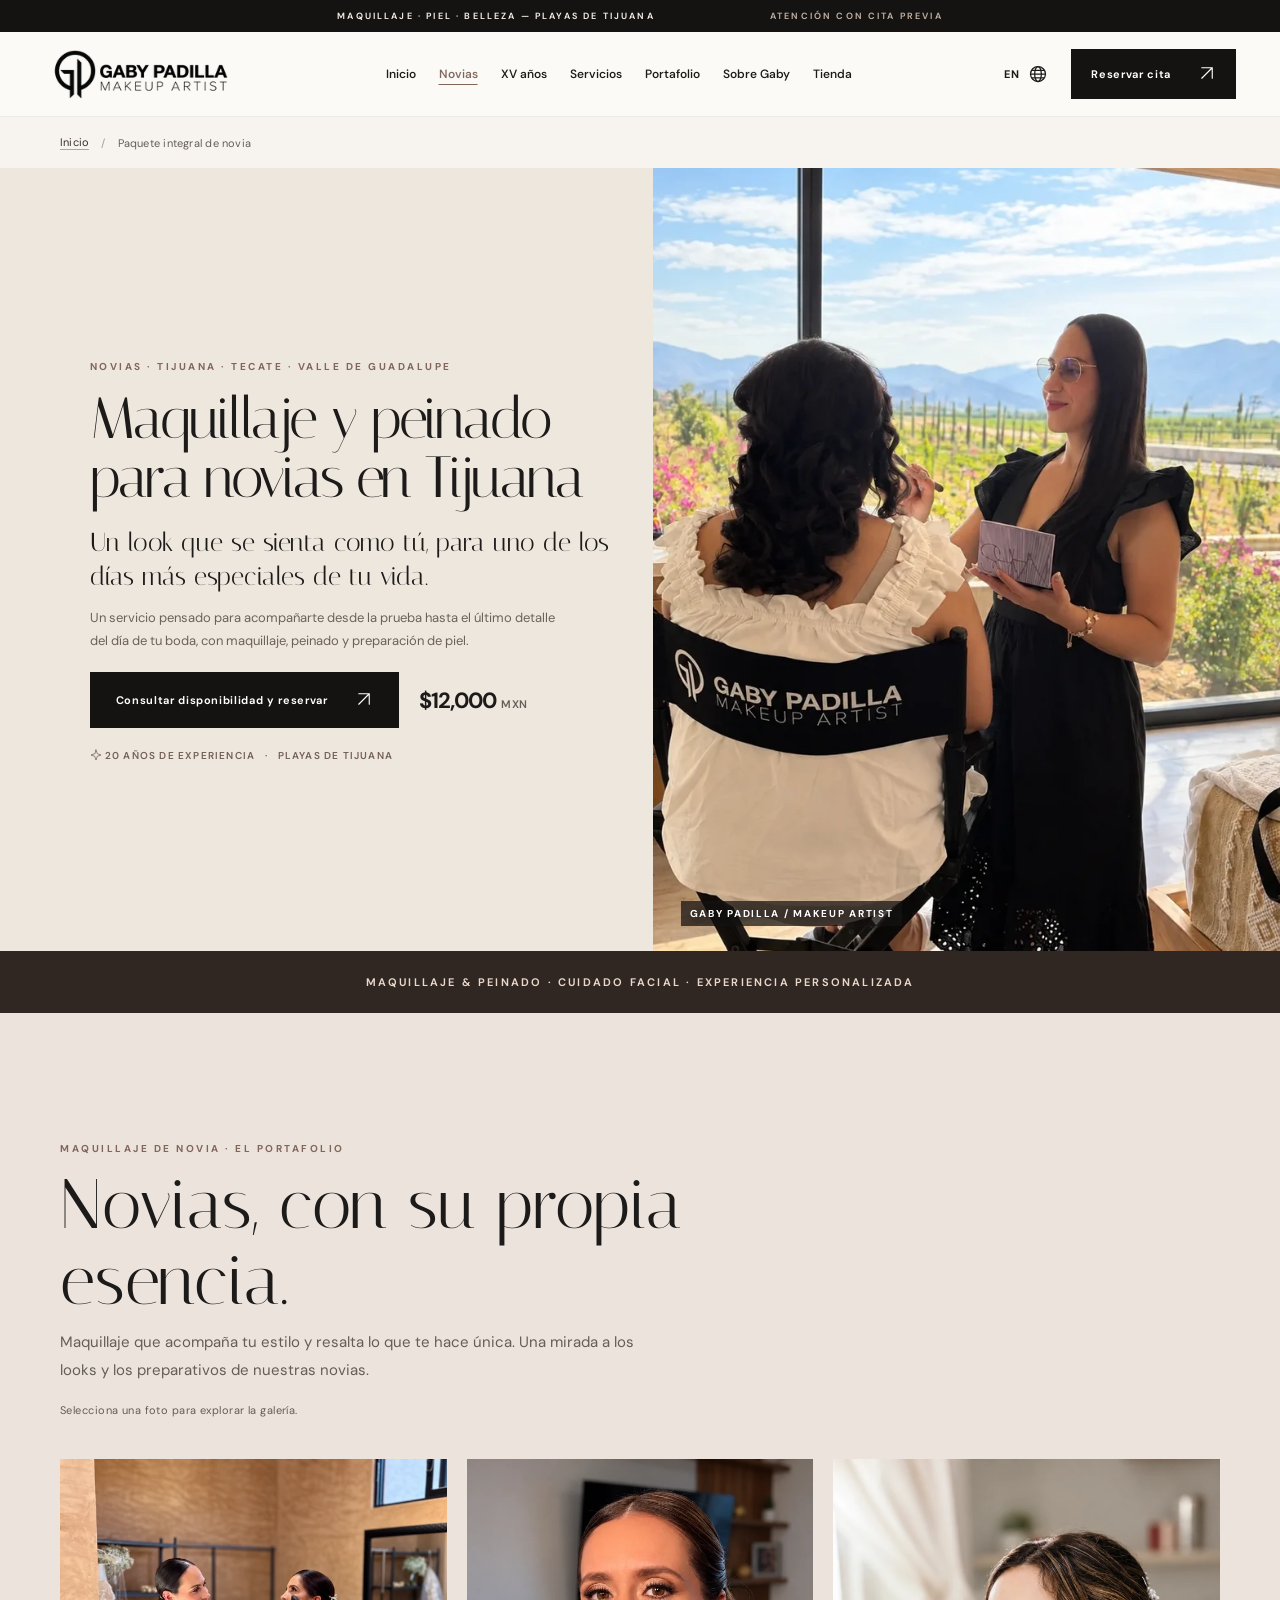
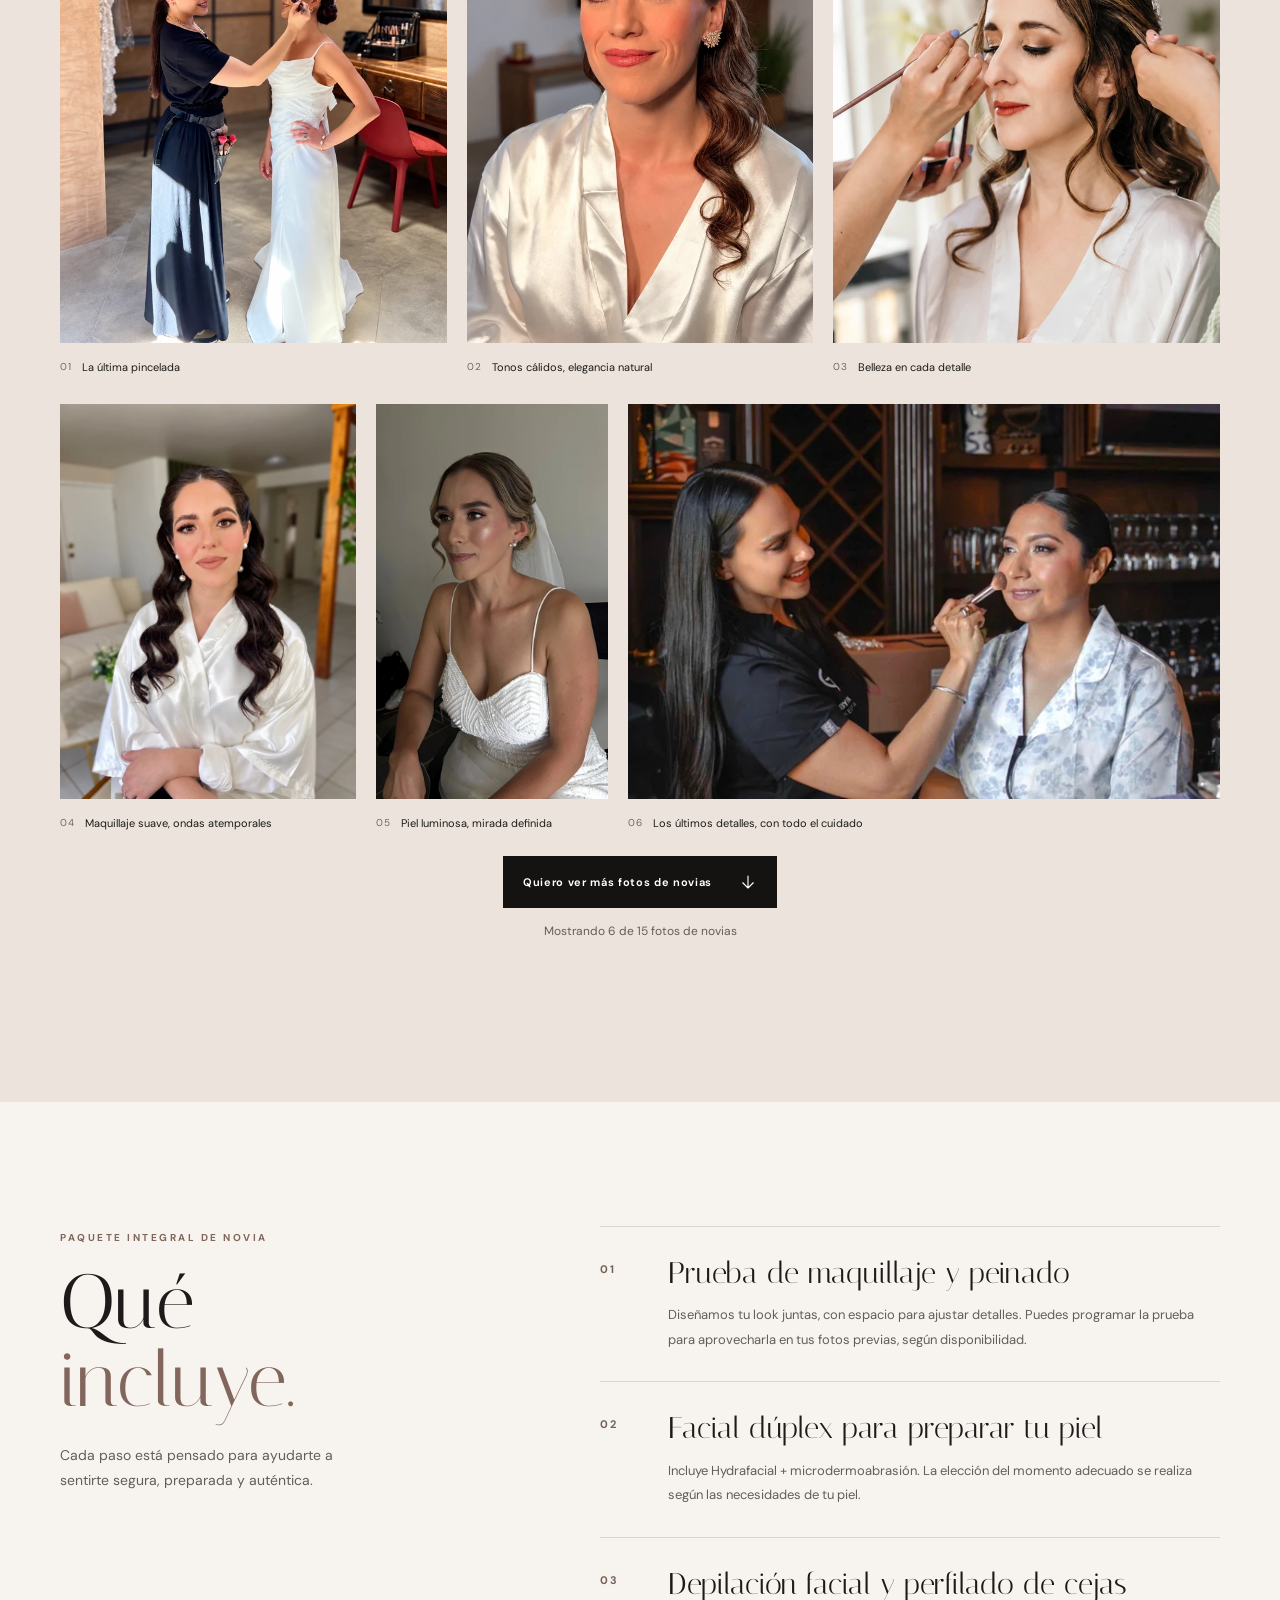
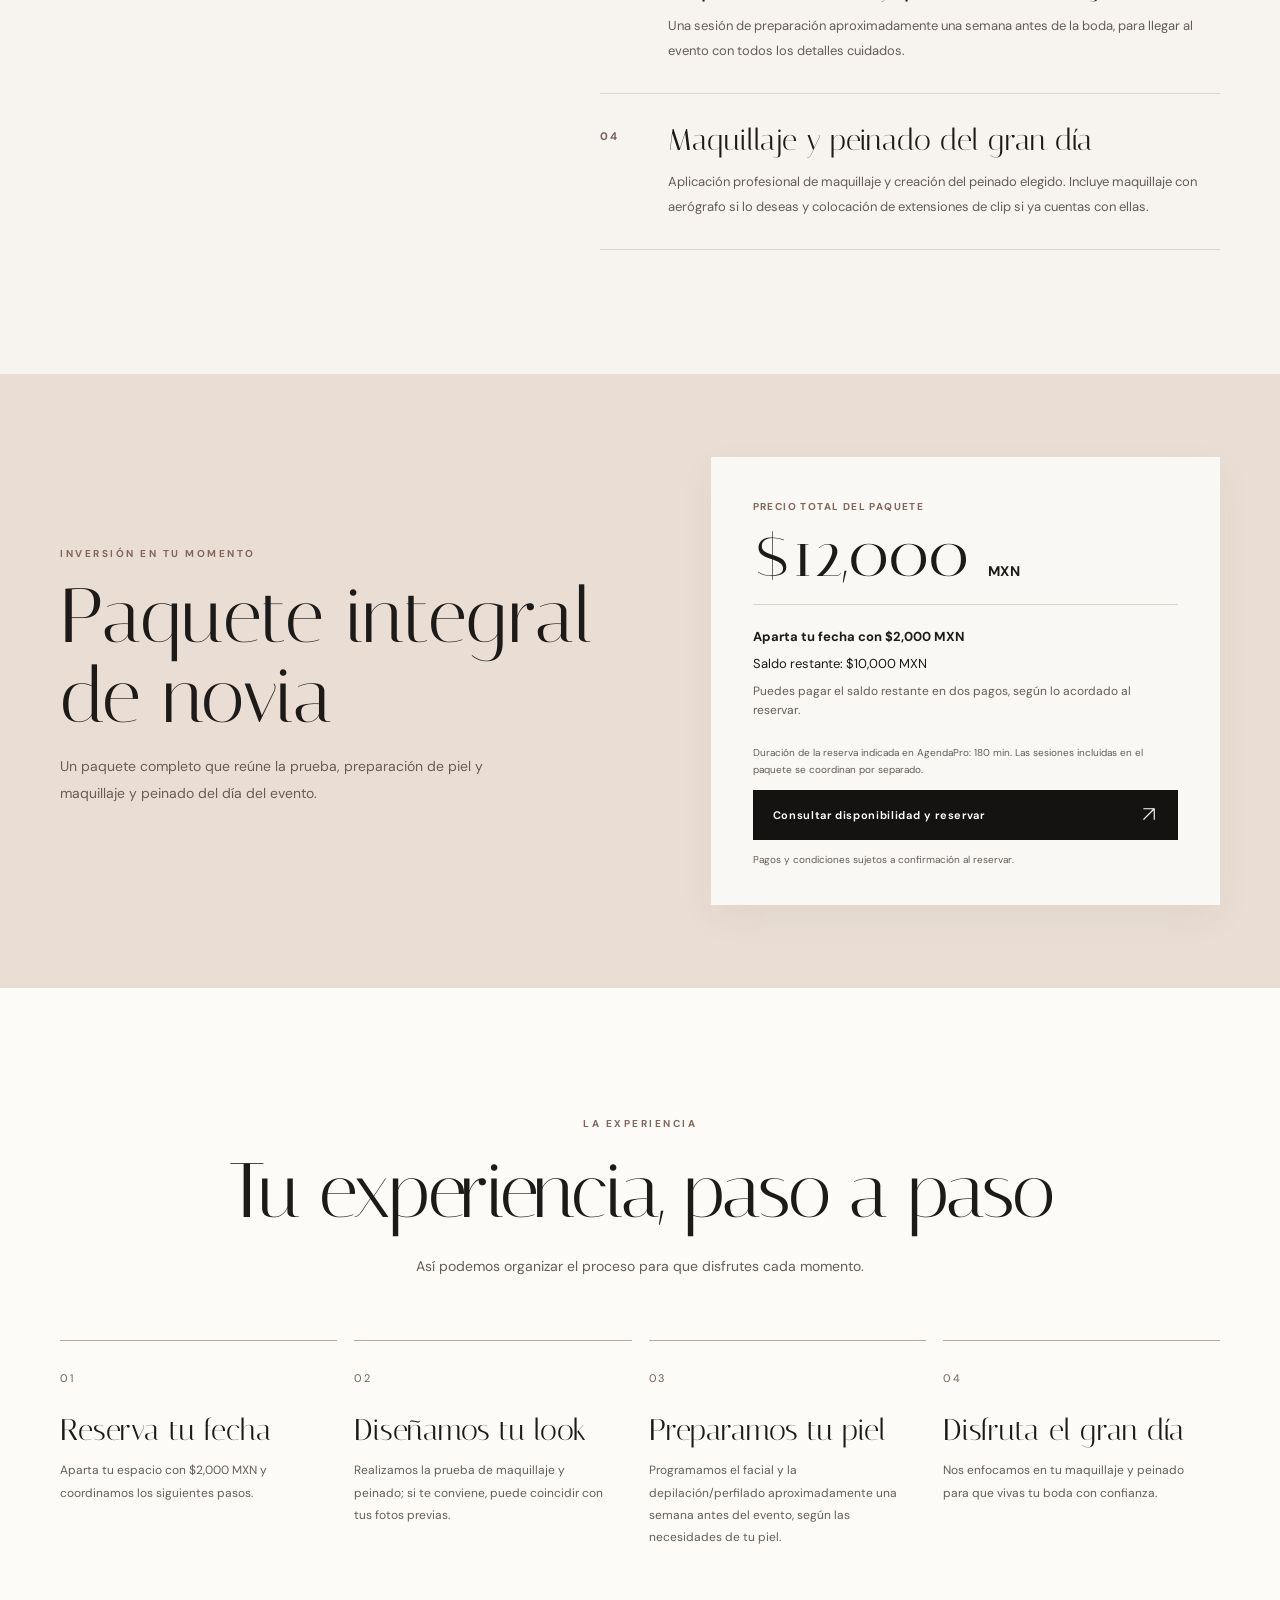
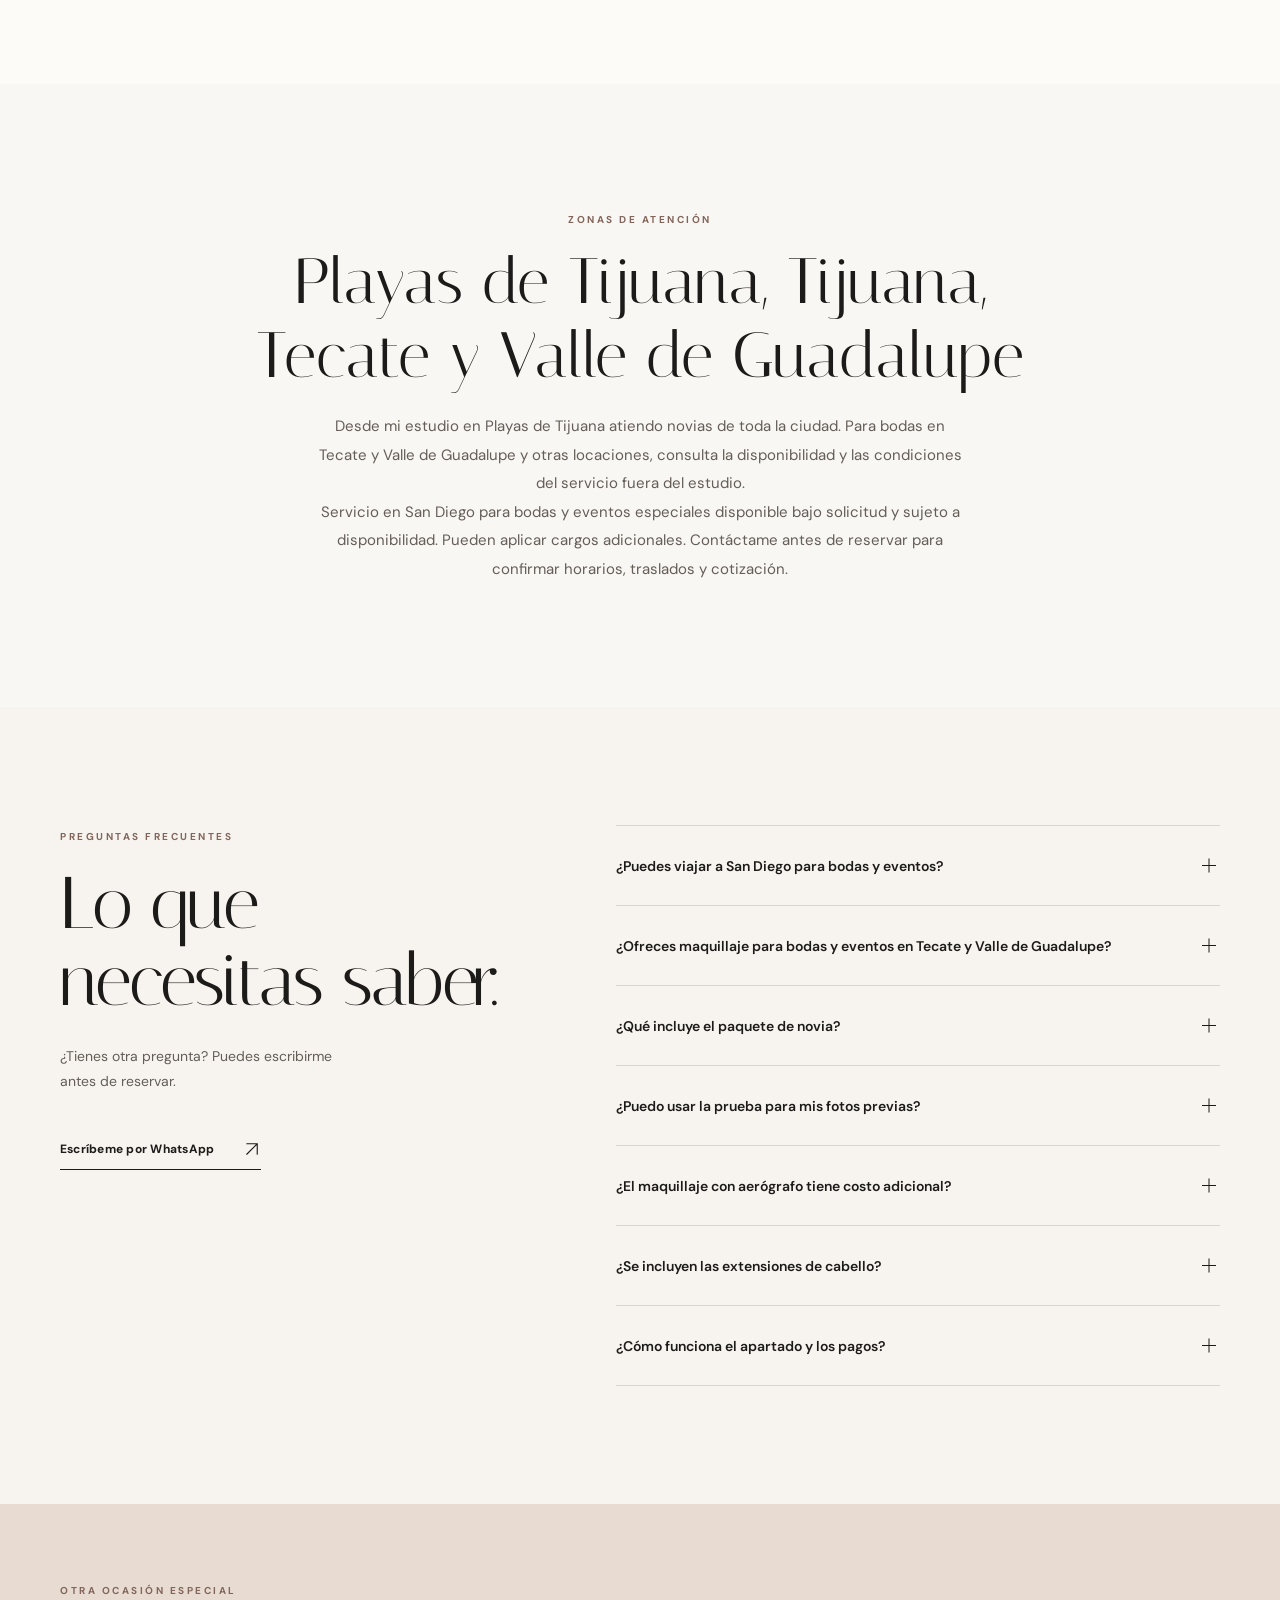
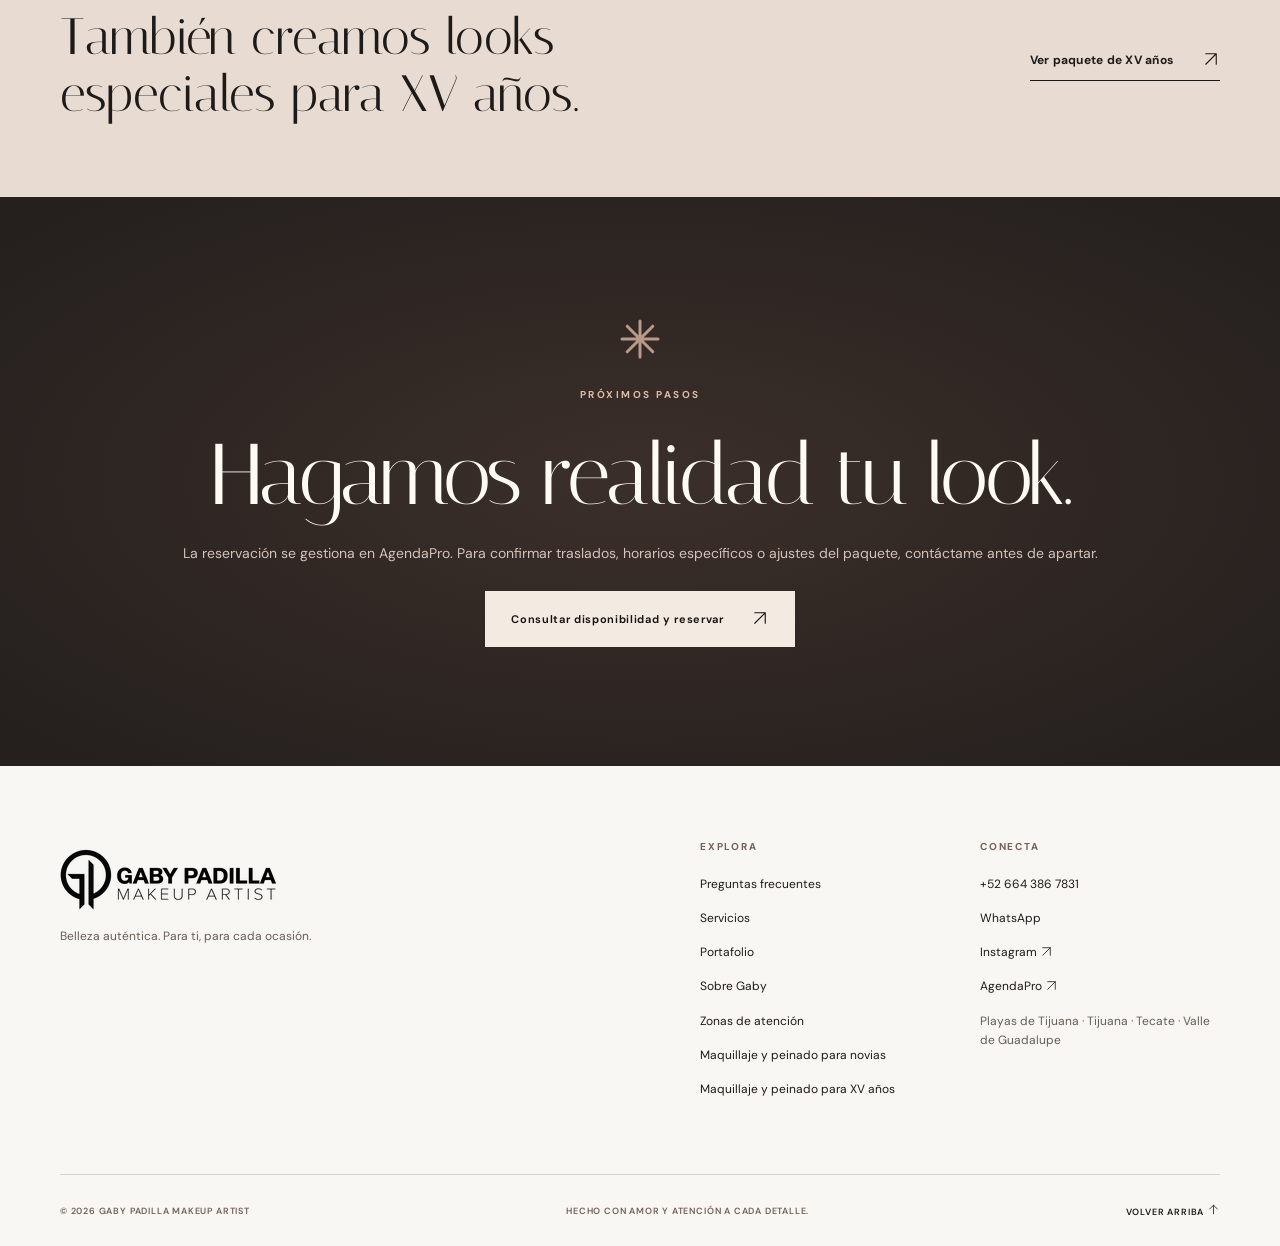
<file: novias/index.html>
<!doctype html>

<html lang="es-MX"><head>
<meta charset="utf-8"/><meta content="width=device-width, initial-scale=1" name="viewport"/><meta content="#f7f4ef" name="theme-color"/><meta name="robots" content="noindex, nofollow, noarchive"/><meta content="Maquillaje y peinado de novia en Tijuana, Tecate y Valle de Guadalupe. Prueba, preparación de piel y look de boda. Paquete $12,000 MXN." name="description"/><title>Maquillaje y peinado para novias en Tijuana | Gaby Padilla</title>
<link href="../assets/images/favicon.png" rel="icon" type="image/png"/><link rel="preload" href="../assets/fonts/rP2Yp2ywxg089UriI5-g4vlH9VoD8Cmcqbu6-K6h9Q.woff2" as="font" type="font/woff2" crossorigin>
<link rel="preload" href="../assets/fonts/QldNNTtLsx4E__B0XQmWaXw.woff2" as="font" type="font/woff2" crossorigin>
<link href="../styles.css?v=gmb-20261104" rel="stylesheet"/>
<meta content="website" property="og:type"/><meta content="Gaby Padilla Makeup Artist" property="og:site_name"/><meta content="es_MX" property="og:locale"/><meta content="Maquillaje y peinado para novias en Tijuana | Gaby Padilla" property="og:title"/><meta content="Maquillaje y peinado de novia en Tijuana, Tecate y Valle de Guadalupe. Prueba, preparación de piel y look de boda. Paquete $12,000 MXN." property="og:description"/><meta content="summary_large_image" name="twitter:card"/><meta content="Maquillaje y peinado para novias en Tijuana | Gaby Padilla" name="twitter:title"/><meta content="Maquillaje y peinado de novia en Tijuana, Tecate y Valle de Guadalupe. Prueba, preparación de piel y look de boda. Paquete $12,000 MXN." name="twitter:description"/><script id="service-schema" type="application/ld+json">{"@context":"https://schema.org","@type":"Service","name":"Paquete integral de novia","description":"Maquillaje y peinado de novia en Tijuana, Tecate y Valle de Guadalupe. Prueba, preparación de piel y look de boda. Paquete $12,000 MXN.","serviceType":"Maquillaje y peinado de novia","provider":{"@type":"BeautySalon","name":"Gaby Padilla Makeup Artist","sameAs":["https://www.instagram.com/gabypadillamakeup/"],"@id":"https://gabypadillamakeup.com/#business"},"areaServed":[{"@type":"Place","name":"Playas de Tijuana, Baja California, México"},{"@type":"City","name":"Tijuana, Baja California, México"},{"@type":"Place","name":"Valle de Guadalupe, Baja California, México"},{"@type":"City","name":"Tecate, Baja California, México"}],"offers":{"@type":"Offer","price":"12000","priceCurrency":"MXN","url":"https://gabypadillamakeupartist.site.agendapro.com/mx/sucursal/578261"},"@id":"https://gabypadillamakeup.com/novias/#service","url":"https://gabypadillamakeup.com/novias/"}</script>
<!-- Launch script inserts verified absolute canonical, hreflang and OG URLs. -->








<link rel="canonical" href="https://gabypadillamakeup.com/novias/">
<link rel="alternate" hreflang="es-MX" href="https://gabypadillamakeup.com/novias/">
<link rel="alternate" hreflang="en" href="https://gabypadillamakeup.com/en/bridal/">
<link rel="alternate" hreflang="x-default" href="https://gabypadillamakeup.com/novias/">
<meta property="og:url" content="https://gabypadillamakeup.com/novias/">
<meta property="og:image" content="https://gabypadillamakeup.com/assets/images/gaby-padilla-social-share.jpg">
<meta name="twitter:image" content="https://gabypadillamakeup.com/assets/images/gaby-padilla-social-share.jpg">
<script id="faq-schema" type="application/ld+json">{"@context":"https://schema.org","@type":"FAQPage","inLanguage":"es-MX","mainEntity":[{"@type":"Question","name":"¿Puedes viajar a San Diego para bodas y eventos?","acceptedAnswer":{"@type":"Answer","text":"¡Claro! Recibo a clientas que visitan Tijuana desde San Diego. También puedo viajar a San Diego para bodas y eventos especiales bajo solicitud y sujeto a disponibilidad. Pueden aplicar cargos adicionales. Escríbeme por WhatsApp antes de reservar para confirmar la locación, los horarios y la cotización del traslado."}},{"@type":"Question","name":"¿Ofreces maquillaje para bodas y eventos en Tecate y Valle de Guadalupe?","acceptedAnswer":{"@type":"Answer","text":"Sí. Ofrezco maquillaje y peinado en locación para bodas en Tecate, Valle de Guadalupe y otras zonas de Tijuana. Escríbeme antes de reservar para confirmar disponibilidad, horarios, traslados y posibles costos adicionales."}},{"@type":"Question","name":"¿Qué incluye el paquete de novia?","acceptedAnswer":{"@type":"Answer","text":"Prueba de maquillaje y peinado, facial dúplex (Hydrafacial + microdermoabrasión), depilación facial y perfilado de cejas, y maquillaje y peinado el día de la boda."}},{"@type":"Question","name":"¿Puedo usar la prueba para mis fotos previas?","acceptedAnswer":{"@type":"Answer","text":"Sí. Puedes programarla para aprovecharla durante tus fotos previas, sujeto a coordinación y disponibilidad."}},{"@type":"Question","name":"¿El maquillaje con aerógrafo tiene costo adicional?","acceptedAnswer":{"@type":"Answer","text":"No. El maquillaje con aerógrafo está incluido dentro del paquete si deseas elegir esa técnica."}},{"@type":"Question","name":"¿Se incluyen las extensiones de cabello?","acceptedAnswer":{"@type":"Answer","text":"El paquete incluye la colocación de extensiones de clip si tú ya cuentas con ellas; las extensiones no están incluidas."}},{"@type":"Question","name":"¿Cómo funciona el apartado y los pagos?","acceptedAnswer":{"@type":"Answer","text":"El paquete cuesta $12,000 MXN. Apartas con $2,000 MXN y puedes liquidar los $10,000 MXN restantes en dos pagos. Confirma fechas y condiciones al reservar."}}]}</script>
</head><body><a class="skip-link" href="#main">Ir al contenido</a>
<div class="topline">
<span>MAQUILLAJE · PIEL · BELLEZA — PLAYAS DE TIJUANA</span>
<span class="topline-right">ATENCIÓN CON CITA PREVIA</span>
</div><header class="site-header" id="home">
<div class="header-inner container-wide">
<a aria-label="Gaby Padilla Makeup Artist" class="brand" href="../">
<img alt="Logotipo de Gaby Padilla Makeup Artist" decoding="async" height="240" sizes="240px" src="../assets/images/gaby-padilla-logo-responsive-480.webp" srcset="../assets/images/gaby-padilla-logo-responsive-240.webp 240w, ../assets/images/gaby-padilla-logo-responsive-480.webp 480w, ../assets/images/gaby-padilla-logo-responsive-720.webp 720w, ../assets/images/gaby-padilla-logo.png 2172w" width="720"/>
</a>
<nav aria-label="Navegación principal" class="nav" id="primary-nav"><a href="../">Inicio</a><a href="../novias/" aria-current="page">Novias</a><a href="../xv-anos/">XV años</a><a href="../#servicios">Servicios</a><a href="../#portafolio">Portafolio</a><a href="../#gaby">Sobre Gaby</a><a href="../tienda/">Tienda</a></nav>
<div class="header-actions">
<a aria-label="EN, switch to English" class="lang-switch" href="../en/bridal/" hreflang="en" id="lang-switch" lang="en">EN <img class="language-globe" src="../assets/icons/globe.svg" alt="" aria-hidden="true" width="20" height="20"/></a>
<a class="btn btn-dark header-book" data-booking="" href="https://gabypadillamakeupartist.site.agendapro.com/mx/sucursal/578261" rel="noopener noreferrer" target="_blank"><span>Reservar cita</span><span aria-hidden="true"><svg class="icon icon-arrow-up-right" viewBox="0 0 24 24" width="24" height="24" fill="none" stroke="currentColor" stroke-width="1.5" stroke-linecap="round" stroke-linejoin="round" aria-hidden="true" focusable="false"><path d="M5 19 19 5M5 5h14v14"/></svg></span></a>
</div>
<button aria-controls="mobile-menu" aria-expanded="false" aria-label="Abrir menú" class="menu-toggle" id="menu-toggle" type="button"><span></span><span></span></button>
</div>
<nav aria-label="Navegación móvil" class="mobile-menu" hidden="" id="mobile-menu"><div class="mobile-menu-top"><div class="mobile-menu-brand"><img alt="Gaby Padilla Makeup Artist" decoding="async" height="240" sizes="240px" src="../assets/images/gaby-padilla-logo-responsive-480.webp" srcset="../assets/images/gaby-padilla-logo-responsive-240.webp 240w, ../assets/images/gaby-padilla-logo-responsive-480.webp 480w, ../assets/images/gaby-padilla-logo-responsive-720.webp 720w, ../assets/images/gaby-padilla-logo.png 2172w" width="720"/></div><button class="mobile-menu-close" id="menu-close" type="button" aria-label="Cerrar menú"><span>Cerrar</span><svg class="icon" viewBox="0 0 24 24" width="24" height="24" fill="none" stroke="currentColor" stroke-width="1.5" stroke-linecap="round" aria-hidden="true" focusable="false"><path d="m6 6 12 12M6 18 18 6"/></svg></button></div><a href="../">Inicio</a><a href="../novias/" aria-current="page">Novias</a><a href="../xv-anos/">XV años</a><a href="../#servicios">Servicios</a><a href="../#portafolio">Portafolio</a><a href="../#gaby">Sobre Gaby</a><a href="../#preguntas">Preguntas</a><a data-booking="" href="https://gabypadillamakeupartist.site.agendapro.com/mx/sucursal/578261" target="_blank" rel="noopener noreferrer">Reservar cita</a><a href="../tienda/">Tienda</a></nav>
</header>
<main class="detail-main" id="main">
<nav aria-label="Ruta de navegación" class="crumbs container"><a href="../">Inicio</a><span aria-hidden="true">/</span><span aria-current="page">Paquete integral de novia</span></nav>
<section aria-labelledby="service-heading" class="detail-hero"><div class="detail-hero-content"><div class="detail-hero-inner"><span class="eyebrow">NOVIAS · TIJUANA · TECATE · VALLE DE GUADALUPE</span><h1 id="service-heading">Maquillaje y peinado para novias en Tijuana</h1><p class="detail-hero-lead">Un look que se sienta como tú, para uno de los días más especiales de tu vida.</p><p class="detail-hero-description">Un servicio pensado para acompañarte desde la prueba hasta el último detalle del día de tu boda, con maquillaje, peinado y preparación de piel.</p><div class="detail-hero-actions"><a class="btn btn-dark btn-large" data-booking="bridal" href="https://gabypadillamakeupartist.site.agendapro.com/mx/sucursal/578261" rel="noopener noreferrer" target="_blank">Consultar disponibilidad y reservar <span aria-hidden="true"><svg class="icon icon-arrow-up-right" viewBox="0 0 24 24" width="24" height="24" fill="none" stroke="currentColor" stroke-width="1.5" stroke-linecap="round" stroke-linejoin="round" aria-hidden="true" focusable="false"><path d="M5 19 19 5M5 5h14v14"/></svg></span></a><span class="detail-price-tag">$12,000 <small>MXN</small></span></div><div class="detail-hero-trust"><svg class="icon icon-sparkle" viewBox="0 0 24 24" width="24" height="24" fill="none" stroke="currentColor" stroke-width="1.5" stroke-linecap="round" stroke-linejoin="round" aria-hidden="true" focusable="false"><path d="m12 2 2.6 7.4L22 12l-7.4 2.6L12 22l-2.6-7.4L2 12l7.4-2.6Z"/></svg> 20 AÑOS DE EXPERIENCIA   ·   PLAYAS DE TIJUANA</div></div></div><div class="detail-hero-visual"><img alt="Gaby Padilla maquillando a una clienta en una locación con vista a viñedos en Baja California" class="detail-hero-photo" decoding="async" fetchpriority="high" height="1671" sizes="(max-width: 600px) 100vw, 49vw" src="../assets/images/gaby-padilla-maquillaje-evento-entre-vinedos.webp" srcset="../assets/images/gaby-padilla-maquillaje-evento-entre-vinedos-responsive-480.webp 480w, ../assets/images/gaby-padilla-maquillaje-evento-entre-vinedos-responsive-768.webp 768w, ../assets/images/gaby-padilla-maquillaje-evento-entre-vinedos.webp 941w" width="941"/><span class="detail-hero-image-label">GABY PADILLA / MAKEUP ARTIST</span></div></section>
<div class="detail-band"><span>MAQUILLAJE &amp; PEINADO · CUIDADO FACIAL · EXPERIENCIA PERSONALIZADA</span></div>
<section aria-labelledby="gallery-heading" class="section detail-gallery bridal-showcase" data-portfolio-set data-initial-count="6" id="maquillaje-novias"><div class="container"><div class="detail-gallery-heading"><span class="eyebrow">MAQUILLAJE DE NOVIA · EL PORTAFOLIO</span><h2 id="gallery-heading">Novias, con su propia esencia.</h2><p>Maquillaje que acompaña tu estilo y resalta lo que te hace única. Una mirada a los looks y los preparativos de nuestras novias.</p><span class="bridal-gallery-hint">Selecciona una foto para explorar la galería.</span></div><div class="bridal-look-grid"><figure class="bridal-look"><a href="../assets/images/novia-retoque-maquillaje-vestido-blanco-1400.webp" aria-label="Ver foto: La última pincelada"><img alt="Gaby dando un último toque de maquillaje a una novia con vestido blanco" decoding="async" height="1403" loading="lazy" sizes="(max-width: 600px) calc((100vw - 50px) / 2), (max-width: 1100px) calc((100vw - 88px) / 2), 570px" src="../assets/images/novia-retoque-maquillaje-vestido-blanco-1400.webp" srcset="../assets/images/novia-retoque-maquillaje-vestido-blanco-640.webp 640w, ../assets/images/novia-retoque-maquillaje-vestido-blanco-1400.webp 1121w" style="--photo-ratio:1121 / 1403" width="1121"/></a><figcaption><span>01</span>La última pincelada</figcaption></figure><figure class="bridal-look"><a href="../assets/images/novia-maquillaje-calido-coleta-ondas-1400.webp" aria-label="Ver foto: Tonos cálidos, elegancia natural"><img alt="Maquillaje de novia en tonos cálidos con coleta de ondas y bata blanca" decoding="async" height="1484" loading="lazy" sizes="(max-width: 600px) calc((100vw - 50px) / 2), (max-width: 1100px) calc((100vw - 88px) / 2), 570px" src="../assets/images/novia-maquillaje-calido-coleta-ondas-1400.webp" srcset="../assets/images/novia-maquillaje-calido-coleta-ondas-640.webp 640w, ../assets/images/novia-maquillaje-calido-coleta-ondas-1400.webp 1060w" style="--photo-ratio:1060 / 1484" width="1060"/></a><figcaption><span>02</span>Tonos cálidos, elegancia natural</figcaption></figure><figure class="bridal-look"><a href="../assets/images/novia-preparacion-maquillaje-peinado-ondas-1400.webp" aria-label="Ver foto: Belleza en cada detalle"><img alt="Novia durante la preparación del maquillaje de ojos y peinado para su boda" decoding="async" height="1402" loading="lazy" sizes="(max-width: 600px) calc((100vw - 50px) / 2), (max-width: 1100px) calc((100vw - 88px) / 2), 570px" src="../assets/images/novia-preparacion-maquillaje-peinado-ondas-1400.webp" srcset="../assets/images/novia-preparacion-maquillaje-peinado-ondas-640.webp 640w, ../assets/images/novia-preparacion-maquillaje-peinado-ondas-1400.webp 1122w" style="--photo-ratio:1122 / 1402" width="1122"/></a><figcaption><span>03</span>Belleza en cada detalle</figcaption></figure><figure class="bridal-look"><a href="../assets/images/novia-maquillaje-suave-ondas-perlas-1400.webp" aria-label="Ver foto: Maquillaje suave, ondas atemporales"><img alt="Novia con maquillaje suave, ondas oscuras y aretes de perlas con bata blanca" decoding="async" height="1448" loading="lazy" sizes="(max-width: 600px) calc((100vw - 50px) / 2), (max-width: 1100px) calc((100vw - 88px) / 2), 570px" src="../assets/images/novia-maquillaje-suave-ondas-perlas-1400.webp" srcset="../assets/images/novia-maquillaje-suave-ondas-perlas-640.webp 640w, ../assets/images/novia-maquillaje-suave-ondas-perlas-1400.webp 1086w" style="--photo-ratio:1086 / 1448" width="1086"/></a><figcaption><span>04</span>Maquillaje suave, ondas atemporales</figcaption></figure><figure class="bridal-look"><a href="../assets/images/novia-maquillaje-luminoso-1200.webp" target="_blank" rel="noopener" aria-label="Ver foto completa: Piel luminosa, mirada definida"><img alt="Novia con maquillaje luminoso, labios rosados y recogido con velo" decoding="async" height="1800" loading="lazy" sizes="(max-width: 600px) calc((100vw - 50px) / 2), (max-width: 1100px) calc((100vw - 88px) / 2), 570px" src="../assets/images/novia-maquillaje-luminoso-1200.webp" srcset="../assets/images/novia-maquillaje-luminoso-640.webp 640w, ../assets/images/novia-maquillaje-luminoso-1200.webp 1060w" width="1060"/></a><figcaption><span>05</span>Piel luminosa, mirada definida</figcaption></figure><figure class="bridal-look bridal-look-wide"><a href="../assets/images/gaby-padilla-retoques-maquillaje-novia-1200.webp" target="_blank" rel="noopener" aria-label="Ver foto completa: Los últimos detalles, con todo el cuidado"><img alt="Gaby Padilla aplicando los últimos retoques de maquillaje a una novia" decoding="async" height="800" loading="lazy" sizes="(max-width: 600px) calc((100vw - 50px) / 2), (max-width: 1100px) calc((100vw - 88px) / 2), 570px" src="../assets/images/gaby-padilla-retoques-maquillaje-novia-1200.webp" srcset="../assets/images/gaby-padilla-retoques-maquillaje-novia-640.webp 640w, ../assets/images/gaby-padilla-retoques-maquillaje-novia-1200.webp 1200w" width="1200"/></a><figcaption><span>06</span>Los últimos detalles, con todo el cuidado</figcaption></figure></div><div class="gallery-expansion-controls"><button type="button" class="btn btn-dark gallery-toggle" data-gallery-toggle data-show-label="Quiero ver más fotos de novias" data-hide-label="Ver menos fotos de novias" aria-expanded="false" aria-controls="more-bridal-photos" hidden><span>Quiero ver más fotos de novias</span><svg class="icon" viewBox="0 0 24 24" width="24" height="24" fill="none" stroke="currentColor" stroke-width="1.5" stroke-linecap="round" stroke-linejoin="round" aria-hidden="true" focusable="false"><path d="M12 4v16m-7-7 7 7 7-7"/></svg></button><p class="gallery-visible-count" data-gallery-summary aria-live="polite">Mostrando 6 de 15 fotos de novias</p></div><div class="gallery-more" id="more-bridal-photos"><div class="bridal-look-grid"><figure class="bridal-look"><a href="../assets/images/novia-maquillaje-natural-velo-ramo-1400-editado.webp" aria-label="Ver foto: Belleza de novia, con suavidad"><img alt="Novia con velo, vestido bordado y ramo de flores" decoding="async" height="2000" loading="lazy" sizes="(max-width: 600px) calc((100vw - 50px) / 2), (max-width: 1100px) calc((100vw - 88px) / 2), 570px" src="../assets/images/novia-maquillaje-natural-velo-ramo-1400-editado.webp" srcset="../assets/images/novia-maquillaje-natural-velo-ramo-640-editado.webp 640w, ../assets/images/novia-maquillaje-natural-velo-ramo-1400-editado.webp 1200w" style="--photo-ratio:1200 / 2000" width="1200"/></a><figcaption><span>07</span>Belleza de novia, con suavidad</figcaption></figure><figure class="bridal-look"><a href="../assets/images/novia-velo-luz-natural-1200.webp" target="_blank" rel="noopener" aria-label="Ver foto completa: Un momento para ti"><img alt="Novia con velo y vestido blanco junto a una ventana con luz natural" decoding="async" height="1672" loading="lazy" sizes="(max-width: 600px) calc((100vw - 50px) / 2), (max-width: 1100px) calc((100vw - 88px) / 2), 570px" src="../assets/images/novia-velo-luz-natural-1200.webp" srcset="../assets/images/novia-velo-luz-natural-640.webp 640w, ../assets/images/novia-velo-luz-natural-1200.webp 941w" width="941"/></a><figcaption><span>08</span>Un momento para ti</figcaption></figure><figure class="bridal-look"><a href="../assets/images/preparacion-novia-velo-blanco-negro-1400-recropped.webp" aria-label="Ver foto: Antes del velo"><img alt="Preparación de una novia con velo junto a una ventana, en blanco y negro" decoding="async" height="1400" loading="lazy" sizes="(max-width: 600px) calc((100vw - 50px) / 2), (max-width: 1100px) calc((100vw - 88px) / 2), 570px" src="../assets/images/preparacion-novia-velo-blanco-negro-1400-recropped.webp" srcset="../assets/images/preparacion-novia-velo-blanco-negro-640-recropped.webp 640w, ../assets/images/preparacion-novia-velo-blanco-negro-1400-recropped.webp 1400w" style="--photo-ratio:1400 / 1400" width="1400"/></a><figcaption><span>09</span>Antes del velo</figcaption></figure><figure class="bridal-look"><a href="../assets/images/gaby-padilla-retoque-maquillaje-novia-velo-1400-recropped.webp" aria-label="Ver foto: El último toque antes del sí"><img alt="Gaby Padilla retocando el maquillaje de una novia con velo y vestido de encaje" decoding="async" height="896" loading="lazy" sizes="(max-width: 600px) calc((100vw - 50px) / 2), (max-width: 1100px) calc((100vw - 88px) / 2), 570px" src="../assets/images/gaby-padilla-retoque-maquillaje-novia-velo-1400-recropped.webp" srcset="../assets/images/gaby-padilla-retoque-maquillaje-novia-velo-640-recropped.webp 640w, ../assets/images/gaby-padilla-retoque-maquillaje-novia-velo-1400-recropped.webp 1121w" style="--photo-ratio:1121 / 896" width="1121"/></a><figcaption><span>10</span>El último toque antes del sí</figcaption></figure><figure class="bridal-look"><a href="../assets/images/novia-maquillaje-tonos-rosados-1200.webp" target="_blank" rel="noopener" aria-label="Ver foto completa: Tonos suaves, belleza auténtica"><img alt="Maquillaje en tonos rosados con pestañas definidas y cabello ondulado" decoding="async" height="1800" loading="lazy" sizes="(max-width: 600px) calc((100vw - 50px) / 2), (max-width: 1100px) calc((100vw - 88px) / 2), 570px" src="../assets/images/novia-maquillaje-tonos-rosados-1200.webp" srcset="../assets/images/novia-maquillaje-tonos-rosados-640.webp 640w, ../assets/images/novia-maquillaje-tonos-rosados-1200.webp 1014w" width="1014"/></a><figcaption><span>11</span>Tonos suaves, belleza auténtica</figcaption></figure><figure class="bridal-look"><a href="../assets/images/novia-maquillaje-calido-ondas-suaves-1400.webp" aria-label="Ver foto: Tonos cálidos y ondas suaves"><img alt="Maquillaje de novia en tonos cálidos con ondas suaves" decoding="async" height="1403" loading="lazy" sizes="(max-width: 600px) calc((100vw - 50px) / 2), (max-width: 1100px) calc((100vw - 88px) / 2), 570px" src="../assets/images/novia-maquillaje-calido-ondas-suaves-1400.webp" srcset="../assets/images/novia-maquillaje-calido-ondas-suaves-640.webp 640w, ../assets/images/novia-maquillaje-calido-ondas-suaves-1400.webp 1121w" style="--photo-ratio:1121 / 1403" width="1121"/></a><figcaption><span>12</span>Tonos cálidos y ondas suaves</figcaption></figure><figure class="bridal-look"><a href="../assets/images/novia-maquillaje-vestido-encaje-ramo-1400.webp" aria-label="Ver foto: Un look para tu momento"><img alt="Novia con vestido corto de encaje, recogido y ramo junto al agua" decoding="async" height="1403" loading="lazy" sizes="(max-width: 600px) calc((100vw - 50px) / 2), (max-width: 1100px) calc((100vw - 88px) / 2), 570px" src="../assets/images/novia-maquillaje-vestido-encaje-ramo-1400.webp" srcset="../assets/images/novia-maquillaje-vestido-encaje-ramo-640.webp 640w, ../assets/images/novia-maquillaje-vestido-encaje-ramo-1400.webp 1121w" style="--photo-ratio:1121 / 1403" width="1121"/></a><figcaption><span>13</span>Un look para tu momento</figcaption></figure><figure class="bridal-look"><a href="../assets/images/novia-maquillaje-rosado-recogido-textura-1400-recropped.webp" aria-label="Ver foto: Luz rosada y un recogido con textura"><img alt="Detalle de maquillaje rosado con recogido texturizado y aretes de perlas" decoding="async" height="1121" loading="lazy" sizes="(max-width: 600px) calc((100vw - 50px) / 2), (max-width: 1100px) calc((100vw - 88px) / 2), 570px" src="../assets/images/novia-maquillaje-rosado-recogido-textura-1400-recropped.webp" srcset="../assets/images/novia-maquillaje-rosado-recogido-textura-640-recropped.webp 640w, ../assets/images/novia-maquillaje-rosado-recogido-textura-1400-recropped.webp 1121w" style="--photo-ratio:1121 / 1121" width="1121"/></a><figcaption><span>14</span>Luz rosada y un recogido con textura</figcaption></figure><figure class="bridal-look"><a href="../assets/images/gaby-padilla-maquillaje-novia-ultimos-retoques-1400.webp" aria-label="Ver foto: Retoques finales, momentos compartidos"><img alt="Gaby Padilla aplicando los últimos retoques de maquillaje a una novia" decoding="async" height="1403" loading="lazy" sizes="(max-width: 600px) calc((100vw - 50px) / 2), (max-width: 1100px) calc((100vw - 88px) / 2), 570px" src="../assets/images/gaby-padilla-maquillaje-novia-ultimos-retoques-1400.webp" srcset="../assets/images/gaby-padilla-maquillaje-novia-ultimos-retoques-640.webp 640w, ../assets/images/gaby-padilla-maquillaje-novia-ultimos-retoques-1400.webp 1121w" style="--photo-ratio:1121 / 1403" width="1121"/></a><figcaption><span>15</span>Retoques finales, momentos compartidos</figcaption></figure></div></div></div></section>
<section aria-labelledby="included-heading" class="section detail-intro-section"><div class="container detail-inclusion-layout"><div class="detail-inclusion-heading"><span class="eyebrow">PAQUETE INTEGRAL DE NOVIA</span><h2 id="included-heading">Qué <br/><em>incluye.</em></h2><p>Cada paso está pensado para ayudarte a sentirte segura, preparada y auténtica.</p></div><div class="detail-inclusions"><article class="detail-inclusion"><span class="detail-num">01</span><div><h3>Prueba de maquillaje y peinado</h3><p>Diseñamos tu look juntas, con espacio para ajustar detalles. Puedes programar la prueba para aprovecharla en tus fotos previas, según disponibilidad.</p></div></article><article class="detail-inclusion"><span class="detail-num">02</span><div><h3>Facial dúplex para preparar tu piel</h3><p>Incluye Hydrafacial + microdermoabrasión. La elección del momento adecuado se realiza según las necesidades de tu piel.</p></div></article><article class="detail-inclusion"><span class="detail-num">03</span><div><h3>Depilación facial y perfilado de cejas</h3><p>Una sesión de preparación aproximadamente una semana antes de la boda, para llegar al evento con todos los detalles cuidados.</p></div></article><article class="detail-inclusion"><span class="detail-num">04</span><div><h3>Maquillaje y peinado del gran día</h3><p>Aplicación profesional de maquillaje y creación del peinado elegido. Incluye maquillaje con aerógrafo si lo deseas y colocación de extensiones de clip si ya cuentas con ellas.</p></div></article></div></div></section>
<section aria-label="Inversión en tu momento" class="detail-price-section"><div class="container detail-price-layout"><div><span class="eyebrow">INVERSIÓN EN TU MOMENTO</span><h2>Paquete integral de novia</h2><p>Un paquete completo que reúne la prueba, preparación de piel y maquillaje y peinado del día del evento.</p></div><div class="detail-price-card"><span>PRECIO TOTAL DEL PAQUETE</span><strong>$12,000 <small>MXN</small></strong><div class="price-rule"></div><p><b>Aparta tu fecha con $2,000 MXN</b></p><p>Saldo restante: $10,000 MXN</p><small>Puedes pagar el saldo restante en dos pagos, según lo acordado al reservar.</small><span class="price-disclaimer booking-duration">Duración de la reserva indicada en AgendaPro: 180 min. Las sesiones incluidas en el paquete se coordinan por separado.</span><a class="btn btn-dark" data-booking="bridal" href="https://gabypadillamakeupartist.site.agendapro.com/mx/sucursal/578261" rel="noopener noreferrer" target="_blank">Consultar disponibilidad y reservar <span aria-hidden="true"><svg class="icon icon-arrow-up-right" viewBox="0 0 24 24" width="24" height="24" fill="none" stroke="currentColor" stroke-width="1.5" stroke-linecap="round" stroke-linejoin="round" aria-hidden="true" focusable="false"><path d="M5 19 19 5M5 5h14v14"/></svg></span></a><span class="price-disclaimer">Pagos y condiciones sujetos a confirmación al reservar.</span></div></div></section>
<section aria-labelledby="steps-heading" class="section detail-steps"><div class="container"><div class="section-heading centered"><span class="eyebrow">LA EXPERIENCIA</span><h2 id="steps-heading">Tu experiencia, paso a paso</h2><p>Así podemos organizar el proceso para que disfrutes cada momento.</p></div><div class="detail-step-grid"><article class="detail-step"><span>01</span><h3>Reserva tu fecha</h3><p>Aparta tu espacio con $2,000 MXN y coordinamos los siguientes pasos.</p></article><article class="detail-step"><span>02</span><h3>Diseñamos tu look</h3><p>Realizamos la prueba de maquillaje y peinado; si te conviene, puede coincidir con tus fotos previas.</p></article><article class="detail-step"><span>03</span><h3>Preparamos tu piel</h3><p>Programamos el facial y la depilación/perfilado aproximadamente una semana antes del evento, según las necesidades de tu piel.</p></article><article class="detail-step"><span>04</span><h3>Disfruta el gran día</h3><p>Nos enfocamos en tu maquillaje y peinado para que vivas tu boda con confianza.</p></article></div></div></section>

<section aria-labelledby="location-heading" class="section detail-location"><div class="container"><span class="eyebrow">ZONAS DE ATENCIÓN</span><h2 id="location-heading">Playas de Tijuana, Tijuana, Tecate y Valle de Guadalupe</h2><p>Desde mi estudio en Playas de Tijuana atiendo novias de toda la ciudad. Para bodas en Tecate y Valle de Guadalupe y otras locaciones, consulta la disponibilidad y las condiciones del servicio fuera del estudio.</p><p>Servicio en San Diego para bodas y eventos especiales disponible bajo solicitud y sujeto a disponibilidad. Pueden aplicar cargos adicionales. Contáctame antes de reservar para confirmar horarios, traslados y cotización.</p></div></section>
<section aria-labelledby="detail-faq-heading" class="section faq-section detail-faq"><div class="container faq-layout"><div class="faq-intro"><span class="eyebrow">PREGUNTAS FRECUENTES</span><h2 id="detail-faq-heading">Lo que necesitas saber.</h2><p>¿Tienes otra pregunta? Puedes escribirme antes de reservar.</p><a class="text-arrow" href="https://wa.me/526643867831" rel="noopener noreferrer" target="_blank">Escríbeme por WhatsApp <span aria-hidden="true"><svg class="icon icon-arrow-up-right" viewBox="0 0 24 24" width="24" height="24" fill="none" stroke="currentColor" stroke-width="1.5" stroke-linecap="round" stroke-linejoin="round" aria-hidden="true" focusable="false"><path d="M5 19 19 5M5 5h14v14"/></svg></span></a></div><div class="faq-items"><details><summary><span>¿Puedes viajar a San Diego para bodas y eventos?</span><span aria-hidden="true" class="plus-icon"></span></summary><p>¡Claro! Recibo a clientas que visitan Tijuana desde San Diego. También puedo viajar a San Diego para bodas y eventos especiales bajo solicitud y sujeto a disponibilidad. Pueden aplicar cargos adicionales. Escríbeme por WhatsApp antes de reservar para confirmar la locación, los horarios y la cotización del traslado.</p></details><details><summary><span>¿Ofreces maquillaje para bodas y eventos en Tecate y Valle de Guadalupe?</span><span aria-hidden="true" class="plus-icon"></span></summary><p>Sí. Ofrezco maquillaje y peinado en locación para bodas en Tecate, Valle de Guadalupe y otras zonas de Tijuana. Escríbeme antes de reservar para confirmar disponibilidad, horarios, traslados y posibles costos adicionales.</p></details><details><summary><span>¿Qué incluye el paquete de novia?</span><span aria-hidden="true" class="plus-icon"></span></summary><p>Prueba de maquillaje y peinado, facial dúplex (Hydrafacial + microdermoabrasión), depilación facial y perfilado de cejas, y maquillaje y peinado el día de la boda.</p></details><details><summary><span>¿Puedo usar la prueba para mis fotos previas?</span><span aria-hidden="true" class="plus-icon"></span></summary><p>Sí. Puedes programarla para aprovecharla durante tus fotos previas, sujeto a coordinación y disponibilidad.</p></details><details><summary><span>¿El maquillaje con aerógrafo tiene costo adicional?</span><span aria-hidden="true" class="plus-icon"></span></summary><p>No. El maquillaje con aerógrafo está incluido dentro del paquete si deseas elegir esa técnica.</p></details><details><summary><span>¿Se incluyen las extensiones de cabello?</span><span aria-hidden="true" class="plus-icon"></span></summary><p>El paquete incluye la colocación de extensiones de clip si tú ya cuentas con ellas; las extensiones no están incluidas.</p></details><details><summary><span>¿Cómo funciona el apartado y los pagos?</span><span aria-hidden="true" class="plus-icon"></span></summary><p>El paquete cuesta $12,000 MXN. Apartas con $2,000 MXN y puedes liquidar los $10,000 MXN restantes en dos pagos. Confirma fechas y condiciones al reservar.</p></details></div></div></section>
<section class="detail-related"><div class="container"><div><span class="eyebrow">OTRA OCASIÓN ESPECIAL</span><h2>También creamos looks especiales para XV años.</h2></div><a class="text-arrow" href="../xv-anos/">Ver paquete de XV años <span aria-hidden="true"><svg class="icon icon-arrow-up-right" viewBox="0 0 24 24" width="24" height="24" fill="none" stroke="currentColor" stroke-width="1.5" stroke-linecap="round" stroke-linejoin="round" aria-hidden="true" focusable="false"><path d="M5 19 19 5M5 5h14v14"/></svg></span></a></div></section>
<section aria-labelledby="closing-heading" class="closing"><div class="closing-inner container"><div aria-hidden="true" class="closing-ornament"><svg class="icon icon-asterisk" viewBox="0 0 24 24" width="24" height="24" fill="none" stroke="currentColor" stroke-width="1.5" stroke-linecap="round" stroke-linejoin="round" aria-hidden="true" focusable="false"><path d="M12 3v18M3 12h18M5.6 5.6l12.8 12.8M5.6 18.4 18.4 5.6"/></svg></div><span class="eyebrow">PRÓXIMOS PASOS</span><h2 id="closing-heading">Hagamos realidad tu look.</h2><p>La reservación se gestiona en AgendaPro. Para confirmar traslados, horarios específicos o ajustes del paquete, contáctame antes de apartar.</p><a class="btn btn-cream btn-large" data-booking="bridal" href="https://gabypadillamakeupartist.site.agendapro.com/mx/sucursal/578261" rel="noopener noreferrer" target="_blank">Consultar disponibilidad y reservar <span aria-hidden="true"><svg class="icon icon-arrow-up-right" viewBox="0 0 24 24" width="24" height="24" fill="none" stroke="currentColor" stroke-width="1.5" stroke-linecap="round" stroke-linejoin="round" aria-hidden="true" focusable="false"><path d="M5 19 19 5M5 5h14v14"/></svg></span></a></div></section>
</main>
<footer class="footer"><div class="container"><div class="footer-top"><div class="footer-logo"><img alt="Logotipo de Gaby Padilla Makeup Artist" decoding="async" fetchpriority="low" height="240" loading="lazy" sizes="240px" src="../assets/images/gaby-padilla-logo-responsive-480.webp" srcset="../assets/images/gaby-padilla-logo-responsive-240.webp 240w, ../assets/images/gaby-padilla-logo-responsive-480.webp 480w, ../assets/images/gaby-padilla-logo-responsive-720.webp 720w, ../assets/images/gaby-padilla-logo.png 2172w" width="720"/><p>Belleza auténtica. Para ti, para cada ocasión.</p></div><div class="footer-link-block"><span>EXPLORA</span><a href="../#preguntas">Preguntas frecuentes</a><a href="../#servicios">Servicios</a><a href="../#portafolio">Portafolio</a><a href="../#gaby">Sobre Gaby</a><a href="../#ubicaciones">Zonas de atención</a><a href="../novias/">Maquillaje y peinado para novias</a><a href="../xv-anos/">Maquillaje y peinado para XV años</a></div><div class="footer-link-block"><span>CONECTA</span><a class="contact-phone" href="tel:+526643867831" aria-label="Llamar al +52 664 386 7831">+52 664 386 7831</a><a href="https://wa.me/526643867831" target="_blank" rel="noopener noreferrer">WhatsApp</a><a href="https://www.instagram.com/gabypadillamakeup/" rel="noopener noreferrer" target="_blank">Instagram <svg class="icon icon-arrow-up-right" viewBox="0 0 24 24" width="24" height="24" fill="none" stroke="currentColor" stroke-width="1.5" stroke-linecap="round" stroke-linejoin="round" aria-hidden="true" focusable="false"><path d="M5 19 19 5M5 5h14v14"/></svg></a><a data-booking="" href="https://gabypadillamakeupartist.site.agendapro.com/mx/sucursal/578261" rel="noopener noreferrer" target="_blank">AgendaPro <svg class="icon icon-arrow-up-right" viewBox="0 0 24 24" width="24" height="24" fill="none" stroke="currentColor" stroke-width="1.5" stroke-linecap="round" stroke-linejoin="round" aria-hidden="true" focusable="false"><path d="M5 19 19 5M5 5h14v14"/></svg></a><span>Playas de Tijuana · Tijuana · Tecate · Valle de Guadalupe</span></div></div><div class="footer-bottom"><span>© <span id="year">2026</span> GABY PADILLA MAKEUP ARTIST</span><span>HECHO CON AMOR Y ATENCIÓN A CADA DETALLE.</span><a href="../">VOLVER ARRIBA <svg class="icon icon-arrow-up" viewBox="0 0 24 24" width="24" height="24" fill="none" stroke="currentColor" stroke-width="1.5" stroke-linecap="round" stroke-linejoin="round" aria-hidden="true" focusable="false"><path d="M12 20V4m-7 7 7-7 7 7"/></svg></a></div></div></footer><div aria-label="Reservaciones" class="mobile-booking-bar" hidden role="region">
<span>TU MOMENTO COMIENZA AQUÍ</span>
<a class="btn btn-dark" data-booking="" href="https://gabypadillamakeupartist.site.agendapro.com/mx/sucursal/578261" rel="noopener noreferrer" target="_blank"><span>Reservar cita</span><span aria-hidden="true"><svg class="icon icon-arrow-up-right" viewBox="0 0 24 24" width="24" height="24" fill="none" stroke="currentColor" stroke-width="1.5" stroke-linecap="round" stroke-linejoin="round" aria-hidden="true" focusable="false"><path d="M5 19 19 5M5 5h14v14"/></svg></span></a>
</div><script defer="" src="../script.js?v=seo-mobile-20261102"></script></body></html>
</file>
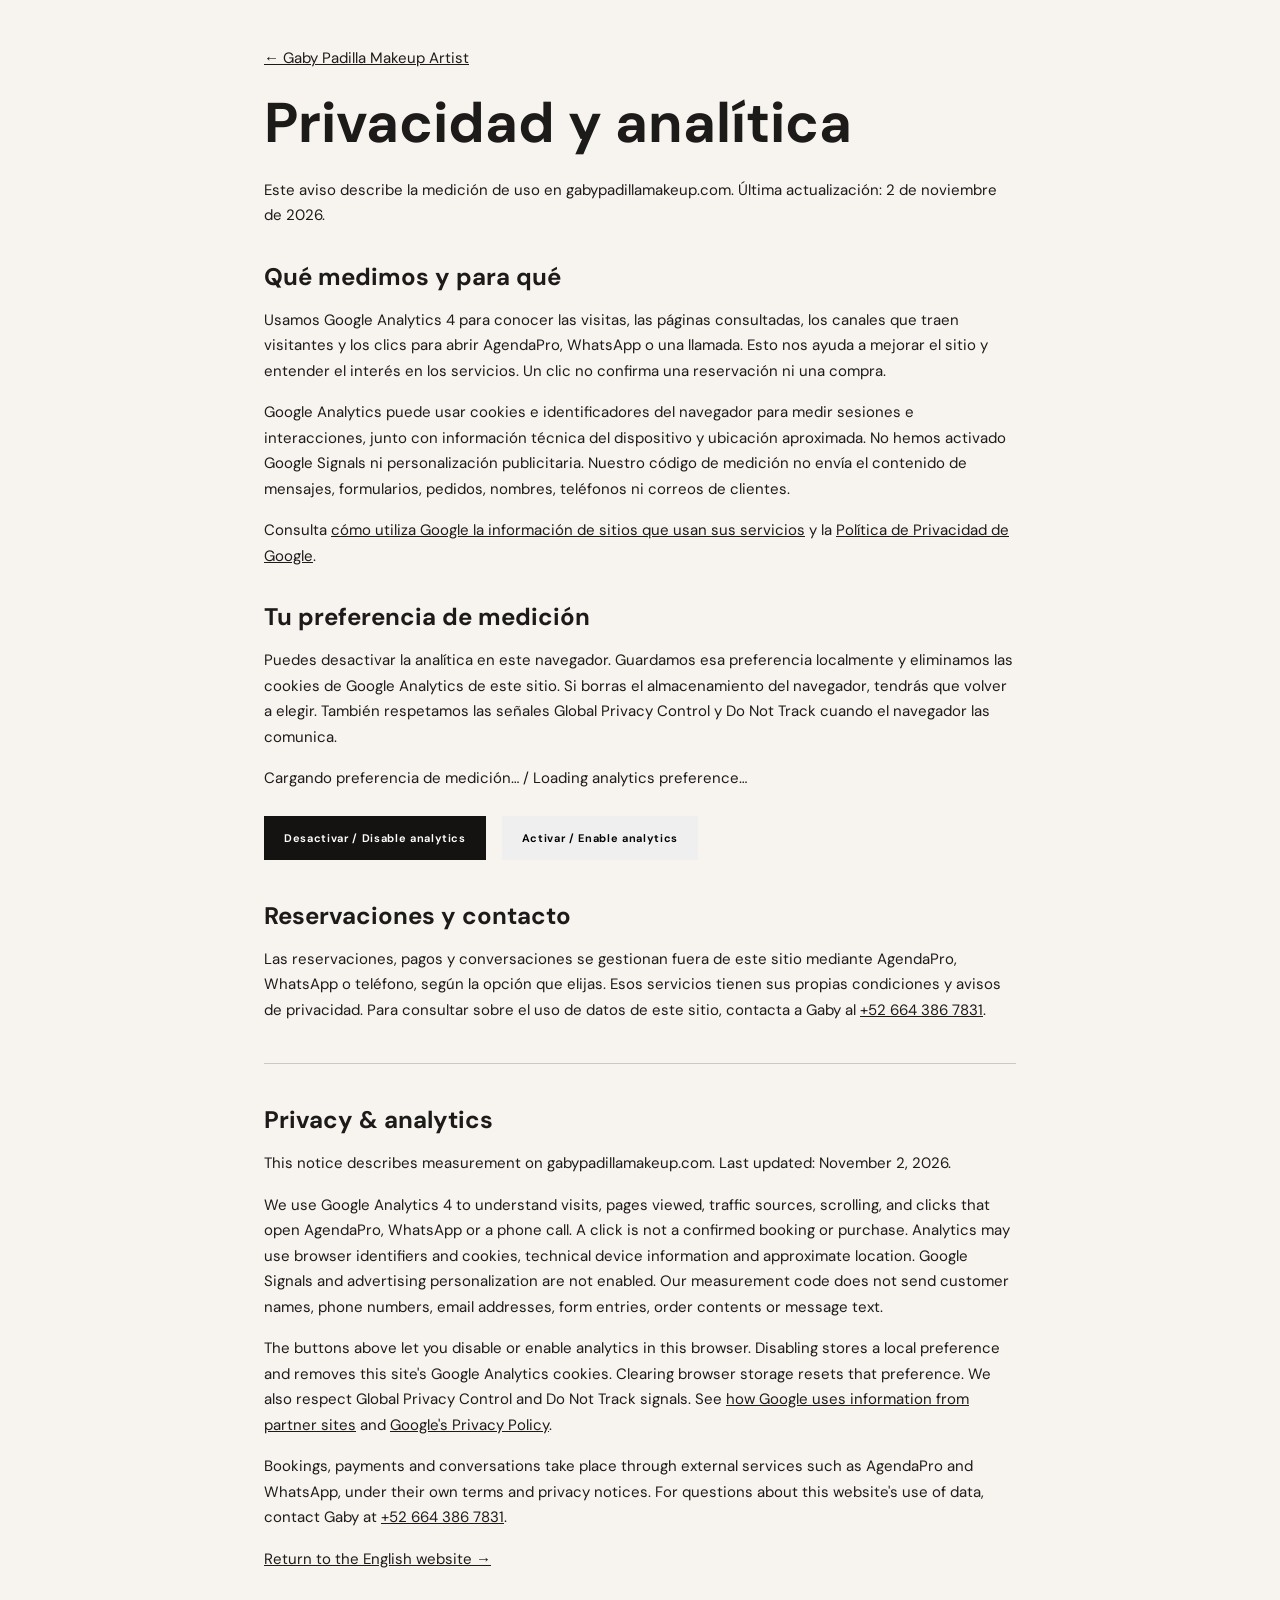
<file: privacidad/index.html>
<!doctype html>
<html lang="es-MX">
<head>
<meta charset="utf-8">
<meta name="viewport" content="width=device-width, initial-scale=1">
<meta name="robots" content="noindex, follow">
<meta name="description" content="Información sobre privacidad, Google Analytics y preferencias de medición del sitio de Gaby Padilla Makeup Artist.">
<title>Privacidad y analítica | Gaby Padilla Makeup Artist</title>
<link rel="canonical" href="https://gabypadillamakeup.com/privacidad/">
<link rel="icon" href="/assets/images/favicon.png" type="image/png">
<link rel="stylesheet" href="/styles.css?v=gmb-20261104">
<style>main{max-width:800px;margin:0 auto;padding:48px 24px}h1{font-size:clamp(2rem,5vw,3.5rem);line-height:1.1;margin:24px 0}h2{font-size:1.5rem;margin:32px 0 12px}p{margin:16px 0;line-height:1.7}main a{text-decoration:underline}main .btn{text-decoration:none;margin:8px 12px 8px 0}hr{margin:40px 0;border:0;border-top:1px solid currentColor;opacity:.2}</style>
</head>
<body>
<main>
<a href="/">← Gaby Padilla Makeup Artist</a>
<h1>Privacidad y analítica</h1>
<p>Este aviso describe la medición de uso en gabypadillamakeup.com. Última actualización: 2 de noviembre de 2026.</p>
<h2>Qué medimos y para qué</h2>
<p>Usamos Google Analytics 4 para conocer las visitas, las páginas consultadas, los canales que traen visitantes y los clics para abrir AgendaPro, WhatsApp o una llamada. Esto nos ayuda a mejorar el sitio y entender el interés en los servicios. Un clic no confirma una reservación ni una compra.</p>
<p>Google Analytics puede usar cookies e identificadores del navegador para medir sesiones e interacciones, junto con información técnica del dispositivo y ubicación aproximada. No hemos activado Google Signals ni personalización publicitaria. Nuestro código de medición no envía el contenido de mensajes, formularios, pedidos, nombres, teléfonos ni correos de clientes.</p>
<p>Consulta <a href="https://policies.google.com/technologies/partner-sites" target="_blank" rel="noopener noreferrer">cómo utiliza Google la información de sitios que usan sus servicios</a> y la <a href="https://policies.google.com/privacy" target="_blank" rel="noopener noreferrer">Política de Privacidad de Google</a>.</p>
<h2>Tu preferencia de medición</h2>
<p>Puedes desactivar la analítica en este navegador. Guardamos esa preferencia localmente y eliminamos las cookies de Google Analytics de este sitio. Si borras el almacenamiento del navegador, tendrás que volver a elegir. También respetamos las señales Global Privacy Control y Do Not Track cuando el navegador las comunica.</p>
<p id="analytics-status" role="status" aria-live="polite">Cargando preferencia de medición… / Loading analytics preference…</p>
<button class="btn btn-dark" type="button" data-analytics-preference="off">Desactivar / Disable analytics</button>
<button class="btn btn-outline" type="button" data-analytics-preference="on">Activar / Enable analytics</button>
<h2>Reservaciones y contacto</h2>
<p>Las reservaciones, pagos y conversaciones se gestionan fuera de este sitio mediante AgendaPro, WhatsApp o teléfono, según la opción que elijas. Esos servicios tienen sus propias condiciones y avisos de privacidad. Para consultar sobre el uso de datos de este sitio, contacta a Gaby al <a href="tel:+526643867831">+52 664 386 7831</a>.</p>
<hr>
<section lang="en" aria-labelledby="privacy-en">
<h2 id="privacy-en">Privacy & analytics</h2>
<p>This notice describes measurement on gabypadillamakeup.com. Last updated: November 2, 2026.</p>
<p>We use Google Analytics 4 to understand visits, pages viewed, traffic sources, scrolling, and clicks that open AgendaPro, WhatsApp or a phone call. A click is not a confirmed booking or purchase. Analytics may use browser identifiers and cookies, technical device information and approximate location. Google Signals and advertising personalization are not enabled. Our measurement code does not send customer names, phone numbers, email addresses, form entries, order contents or message text.</p>
<p>The buttons above let you disable or enable analytics in this browser. Disabling stores a local preference and removes this site's Google Analytics cookies. Clearing browser storage resets that preference. We also respect Global Privacy Control and Do Not Track signals. See <a href="https://policies.google.com/technologies/partner-sites" target="_blank" rel="noopener noreferrer">how Google uses information from partner sites</a> and <a href="https://policies.google.com/privacy" target="_blank" rel="noopener noreferrer">Google's Privacy Policy</a>.</p>
<p>Bookings, payments and conversations take place through external services such as AgendaPro and WhatsApp, under their own terms and privacy notices. For questions about this website's use of data, contact Gaby at <a href="tel:+526643867831">+52 664 386 7831</a>.</p>
<p><a href="/en/">Return to the English website →</a></p>
</section>
</main>
</body>
</html>
</file>
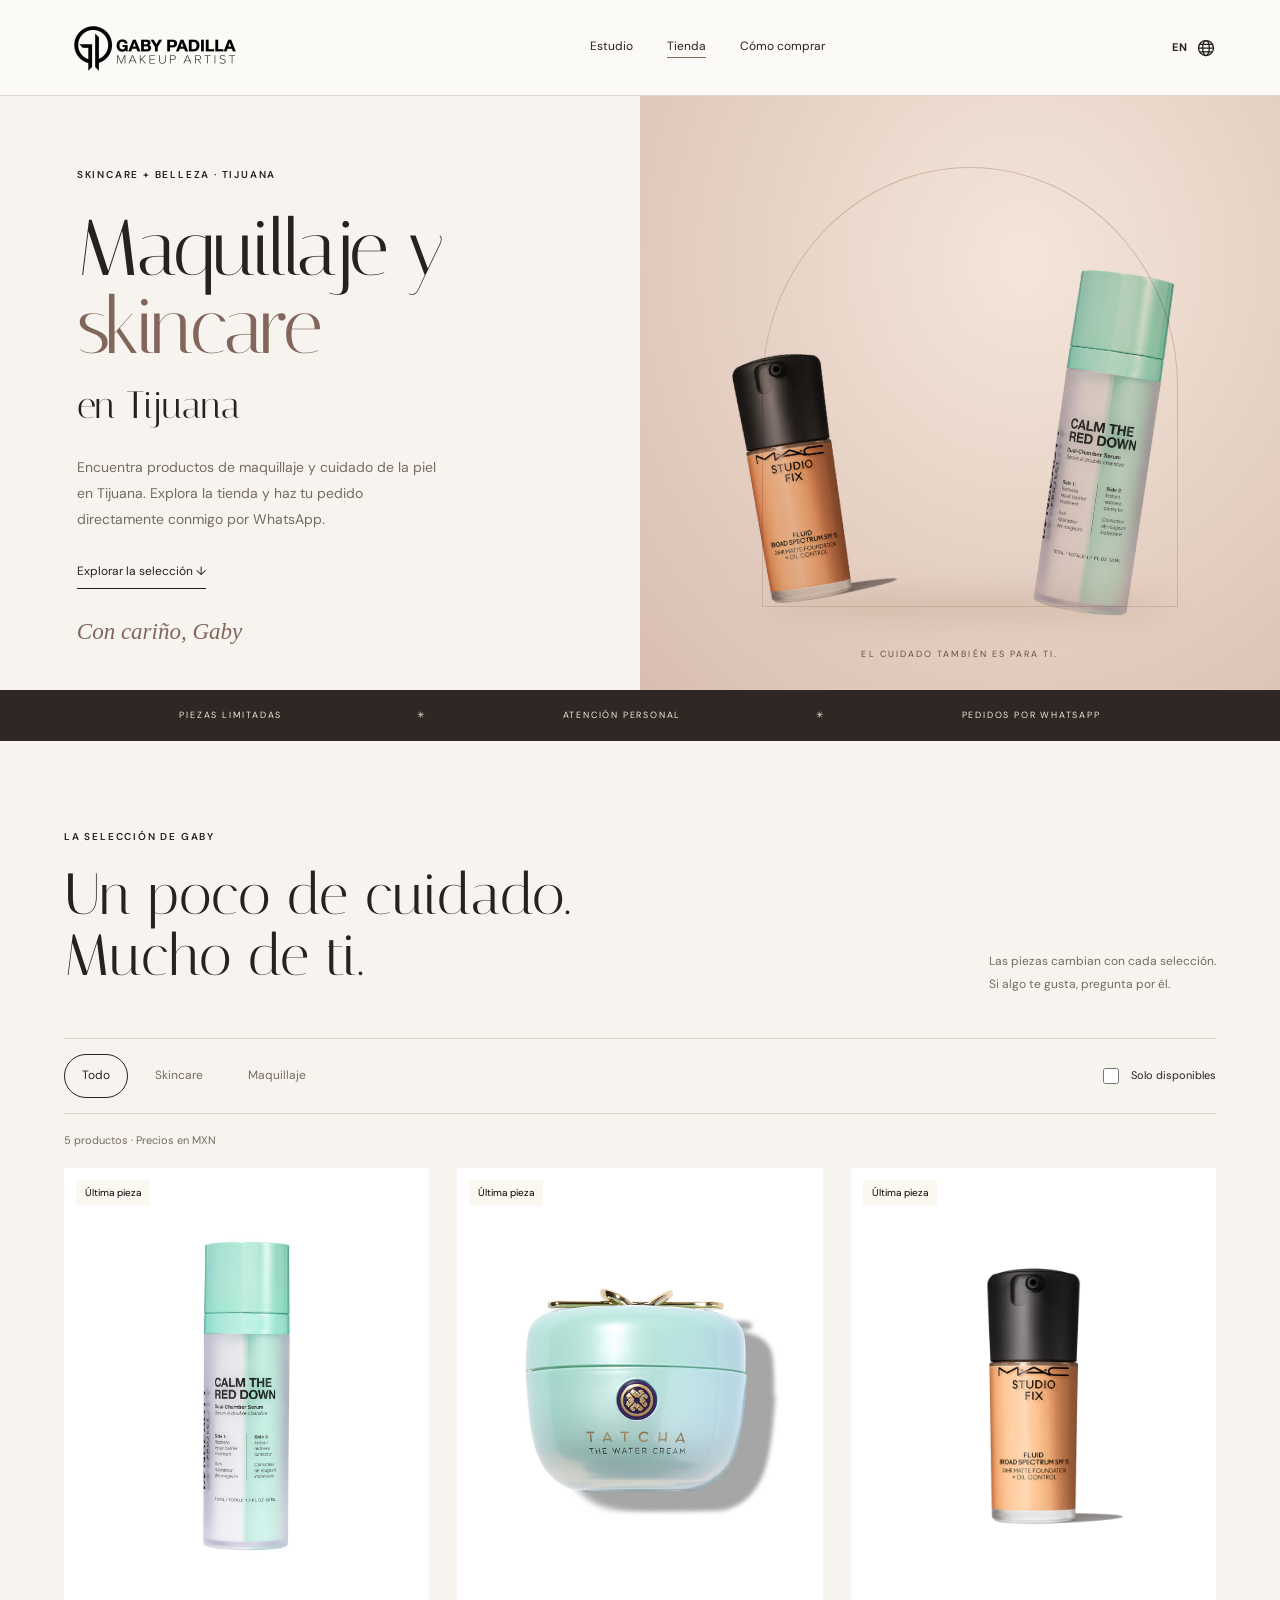
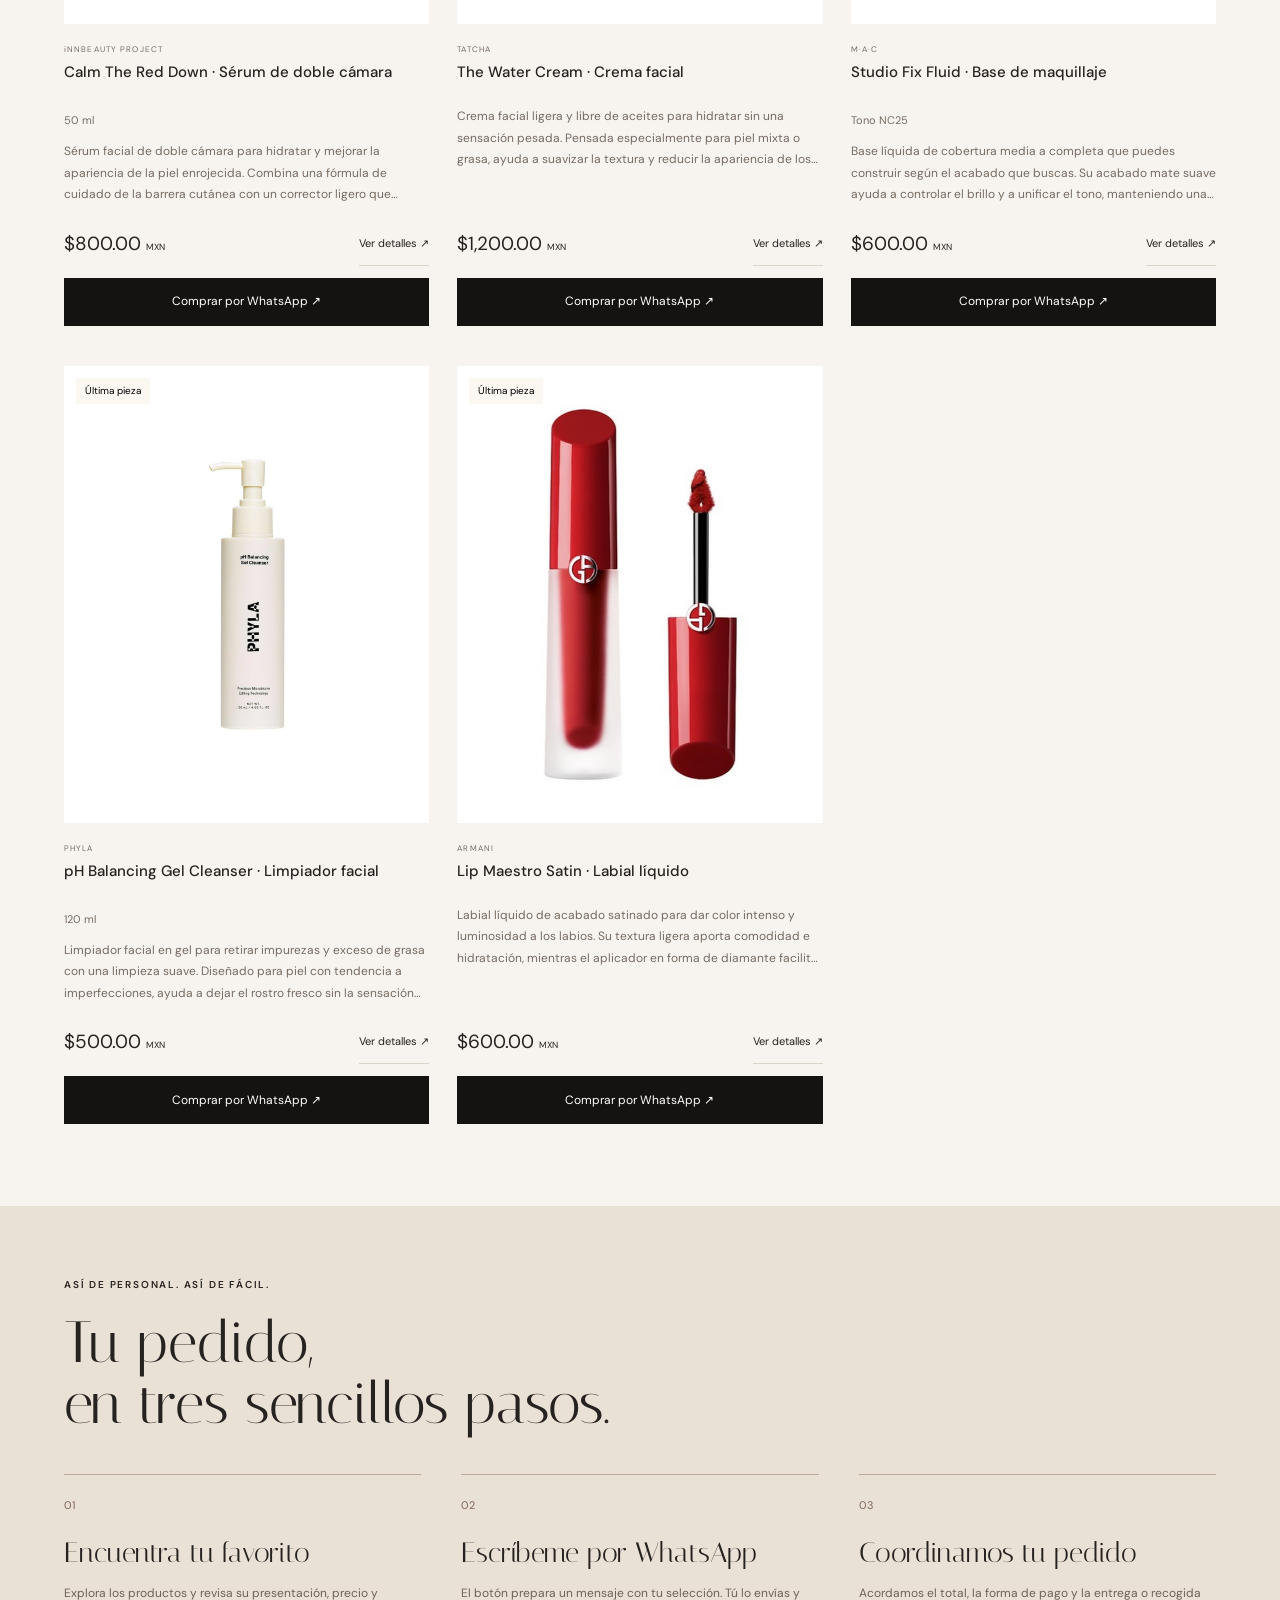
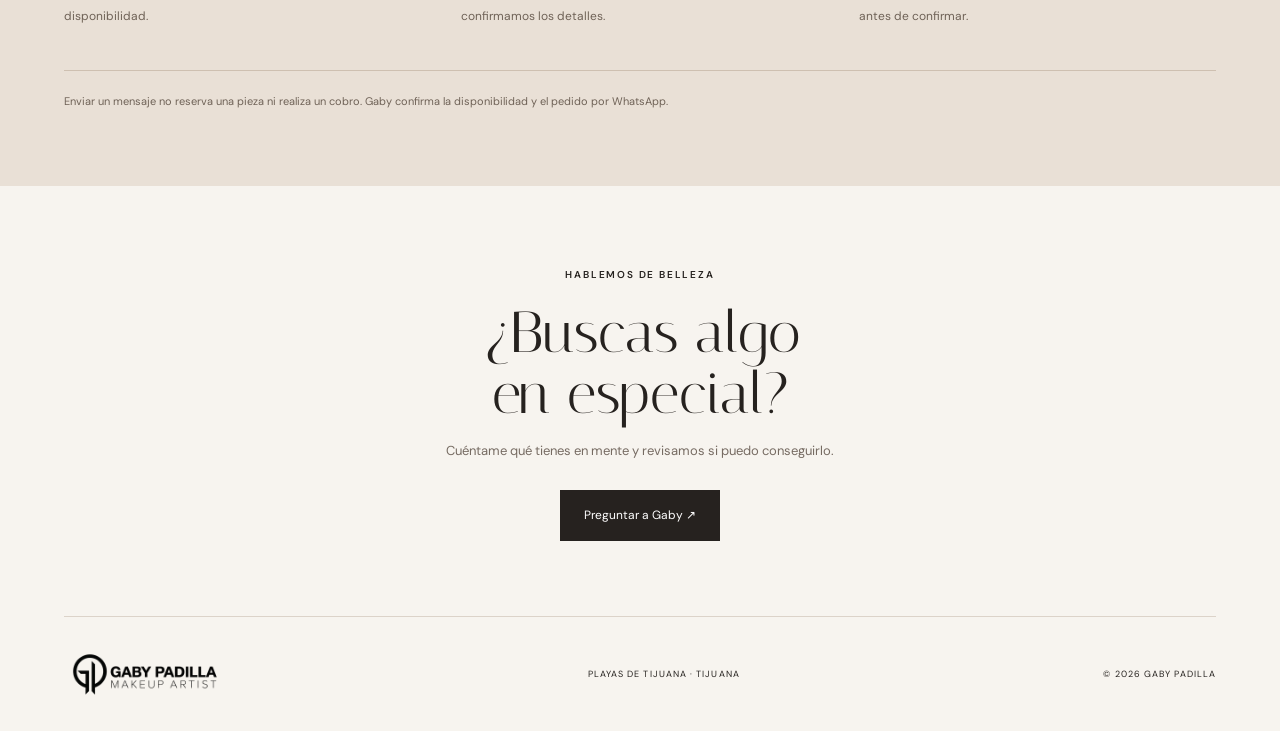
<file: tienda/index.html>
<!doctype html>
<html lang="es-MX">
<head><meta charset="utf-8"><meta name="viewport" content="width=device-width,initial-scale=1"><meta name="robots" content="noindex,nofollow,noarchive"><meta name="theme-color" content="#f7f4ef"><title>Tienda de maquillaje y skincare en Tijuana · Gaby Padilla</title><meta name="description" content="Tienda de maquillaje y productos para el cuidado de la piel en Tijuana. Explora la selección de Gaby Padilla y haz tu pedido por WhatsApp."><meta property="og:type" content="website"><meta property="og:site_name" content="Gaby Padilla Makeup Artist"><meta property="og:title" content="Tienda de maquillaje y skincare en Tijuana · Gaby Padilla"><meta property="og:description" content="Tienda de maquillaje y productos para el cuidado de la piel en Tijuana. Explora la selección de Gaby Padilla y haz tu pedido por WhatsApp."><meta property="og:url" content="https://gabypadillamakeup.com/tienda/"><meta property="og:locale" content="es_MX"><meta property="og:image" content="https://gabypadillamakeup.com/assets/images/gaby-padilla-portrait-maquillista-tijuana.jpg"><meta name="twitter:card" content="summary_large_image"><link rel="icon" href="../assets/images/favicon.png"><link rel="preload" href="../assets/fonts/rP2Yp2ywxg089UriI5-g4vlH9VoD8Cmcqbu6-K6h9Q.woff2" as="font" type="font/woff2" crossorigin>
<link rel="preload" href="../assets/fonts/QldNNTtLsx4E__B0XQmWaXw.woff2" as="font" type="font/woff2" crossorigin>
<link href="shop.css?v=launch-11" rel="stylesheet"><script src="shop.js?v=launch-10" defer></script></head>
<body><a class="skip" href="#main">Saltar al contenido</a>
<div class="preview-bar" id="preview-bar" hidden><span data-es="VISTA PREVIA · Productos de Gaby · Disponibilidad por confirmar" data-en="DRAFT PREVIEW · Gaby’s products · Confirm availability">VISTA PREVIA · Productos de Gaby · Disponibilidad por confirmar</span><a id="manage-link" href="manage.html?preview=1" data-es="Probar administración →" data-en="Try management →">Probar administración →</a></div>
<header class="shop-header"><a href="../" aria-label="Gaby Padilla · Inicio"><img src="../assets/images/gaby-padilla-logo-responsive-720.webp" alt="Gaby Padilla Makeup Artist" width="192" height="64"></a><nav aria-label="Principal"><a href="../" data-es="Estudio" data-en="Studio">Estudio</a><a href="./" id="shop-home" aria-current="page" data-es="Tienda" data-en="Shop">Tienda</a><a href="#como-comprar" data-es="Cómo comprar" data-en="How to order">Cómo comprar</a></nav><a id="language" href="?lang=en" aria-label="EN, switch to English" hreflang="en" lang="en"><span id="language-label">EN</span><img class="language-globe" src="../assets/icons/globe.svg" alt="" aria-hidden="true" width="20" height="20"></a></header>
<main id="main">
<section class="shop-hero"><div class="hero-copy"><span class="eyebrow" data-es="SKINCARE + BELLEZA · TIJUANA" data-en="SKINCARE + BEAUTY · TIJUANA">SKINCARE + BELLEZA · TIJUANA</span><h1 class="store-title" data-es="Maquillaje y<br><em>skincare</em><span class=&quot;hero-place&quot;>en Tijuana</span>" data-en="Makeup &amp;<br><em>skincare</em><span class=&quot;hero-place&quot;>in Tijuana</span>">Maquillaje y<br><em>skincare</em><span class="hero-place">en Tijuana</span></h1><p data-es="Encuentra productos de maquillaje y cuidado de la piel en Tijuana. Explora la tienda y haz tu pedido directamente conmigo por WhatsApp." data-en="Shop makeup and skincare products in Tijuana. Browse the store and place your order directly with me on WhatsApp.">Encuentra productos de maquillaje y cuidado de la piel en Tijuana. Explora la tienda y haz tu pedido directamente conmigo por WhatsApp.</p><a class="text-link" href="#catalogo" data-es="Explorar la selección ↓" data-en="Explore the selection ↓">Explorar la selección ↓</a><span class="hero-signature">Con cariño, Gaby</span></div><div class="hero-still" aria-hidden="true"><div class="still-orbit"></div><img class="still-cream" src="assets/products/mac.png" alt=""><img class="still-serum" src="assets/products/innbeauty.jpg" alt=""><span class="still-caption">EL CUIDADO TAMBIÉN ES PARA TI.</span></div></section>
<div class="shop-ribbon"><span data-es="PIEZAS LIMITADAS" data-en="SMALL QUANTITIES">PIEZAS LIMITADAS</span><span>✳</span><span data-es="ATENCIÓN PERSONAL" data-en="PERSONAL ATTENTION">ATENCIÓN PERSONAL</span><span>✳</span><span data-es="PEDIDOS POR WHATSAPP" data-en="ORDER ON WHATSAPP">PEDIDOS POR WHATSAPP</span></div>
<section class="catalog section-width" id="catalogo"><div class="catalog-heading"><div><span class="eyebrow" data-es="LA SELECCIÓN DE GABY" data-en="GABY’S SELECTION">LA SELECCIÓN DE GABY</span><h2 data-es="Un poco de cuidado.<br>Mucho de ti." data-en="A little self-care.<br>All about you.">Un poco de cuidado.<br>Mucho de ti.</h2></div><p data-es="Las piezas cambian con cada selección.<br>Si algo te gusta, pregunta por él." data-en="Every selection brings something different.<br>See something you like? Ask me about it.">Las piezas cambian con cada selección.<br>Si algo te gusta, pregunta por él.</p></div>
<div class="catalog-tools"><div class="filters" role="group" aria-label="Filtrar productos"><button type="button" data-category="all" aria-pressed="true" data-es="Todo" data-en="All">Todo</button><button type="button" data-category="skincare" aria-pressed="false">Skincare</button><button type="button" data-category="makeup" aria-pressed="false" data-es="Maquillaje" data-en="Makeup">Maquillaje</button></div><label class="stock-filter"><input type="checkbox" id="in-stock"><span data-es="Solo disponibles" data-en="In stock only">Solo disponibles</span></label></div>
<p id="catalog-status" role="status" class="catalog-status"></p><div class="product-grid" id="product-grid"></div><noscript>Activa JavaScript para explorar el catálogo. También puedes escribir a Gaby por WhatsApp.</noscript>
</section>
<section class="how-to" id="como-comprar"><div class="section-width"><span class="eyebrow" data-es="ASÍ DE PERSONAL. ASÍ DE FÁCIL." data-en="PERSONAL. SIMPLE. JUST FOR YOU.">ASÍ DE PERSONAL. ASÍ DE FÁCIL.</span><h2 data-es="Tu pedido,<br>en tres sencillos pasos." data-en="Your order,<br>in three easy steps.">Tu pedido,<br>en tres sencillos pasos.</h2><div class="steps"><article><span>01</span><h3 data-es="Encuentra tu favorito" data-en="Find your favorite">Encuentra tu favorito</h3><p data-es="Explora los productos y revisa su presentación, precio y disponibilidad." data-en="Browse the products and check their size, price, and availability.">Explora los productos y revisa su presentación, precio y disponibilidad.</p></article><article><span>02</span><h3 data-es="Escríbeme por WhatsApp" data-en="Message me on WhatsApp">Escríbeme por WhatsApp</h3><p data-es="El botón prepara un mensaje con tu selección. Tú lo envías y confirmamos los detalles." data-en="The button prepares a message with your selection. Send it and we’ll confirm the details.">El botón prepara un mensaje con tu selección. Tú lo envías y confirmamos los detalles.</p></article><article><span>03</span><h3 data-es="Coordinamos tu pedido" data-en="Arrange your order">Coordinamos tu pedido</h3><p data-es="Acordamos el total, la forma de pago y la entrega o recogida antes de confirmar." data-en="We agree on the total, payment method, and delivery or pickup before confirming.">Acordamos el total, la forma de pago y la entrega o recogida antes de confirmar.</p></article></div><p class="order-note" data-es="Enviar un mensaje no reserva una pieza ni realiza un cobro. Gaby confirma la disponibilidad y el pedido por WhatsApp." data-en="Sending a message does not reserve an item or charge you. Gaby confirms availability and your order on WhatsApp.">Enviar un mensaje no reserva una pieza ni realiza un cobro. Gaby confirma la disponibilidad y el pedido por WhatsApp.</p></div></section>
<section class="ask section-width"><span class="eyebrow" data-es="HABLEMOS DE BELLEZA" data-en="LET’S TALK BEAUTY">HABLEMOS DE BELLEZA</span><h2 data-es="¿Buscas algo<br>en especial?" data-en="Looking for<br>something special?">¿Buscas algo<br>en especial?</h2><p data-es="Cuéntame qué tienes en mente y revisamos si puedo conseguirlo." data-en="Tell me what you have in mind and I’ll check whether I can find it.">Cuéntame qué tienes en mente y revisamos si puedo conseguirlo.</p><a class="dark-button" id="general-whatsapp" href="#" target="_blank" rel="noopener noreferrer" data-es="Preguntar a Gaby ↗" data-en="Ask Gaby ↗">Preguntar a Gaby ↗</a></section>
</main><footer class="shop-footer section-width"><a href="../"><img src="../assets/images/gaby-padilla-logo-responsive-720.webp" alt="Gaby Padilla" width="180" height="60"></a><span>PLAYAS DE TIJUANA · TIJUANA</span><span>© <span id="year">2026</span> GABY PADILLA</span></footer>
<dialog id="product-dialog" aria-labelledby="detail-title"><button class="dialog-close" id="close-detail" type="button" aria-label="Cerrar / Close">×</button><div id="product-detail"></div></dialog>
<dialog id="message-dialog" aria-labelledby="message-title"><button class="dialog-close" id="close-message" type="button" aria-label="Cerrar / Close">×</button><div class="message-content"><span class="eyebrow" data-es="ASÍ LLEGARÍA TU CONSULTA" data-en="YOUR ORDER INQUIRY">ASÍ LLEGARÍA TU CONSULTA</span><h2 id="message-title" data-es="Un mensaje para Gaby." data-en="A message for Gaby.">Un mensaje para Gaby.</h2><pre id="prepared-message"></pre><p data-es="Vista previa: no se enviará ningún mensaje." data-en="Preview: no message will be sent.">Vista previa: no se enviará ningún mensaje.</p><button type="button" class="dark-button" id="back-to-detail" data-es="Volver al producto" data-en="Back to product">Volver al producto</button></div></dialog>
</body></html>
</file>
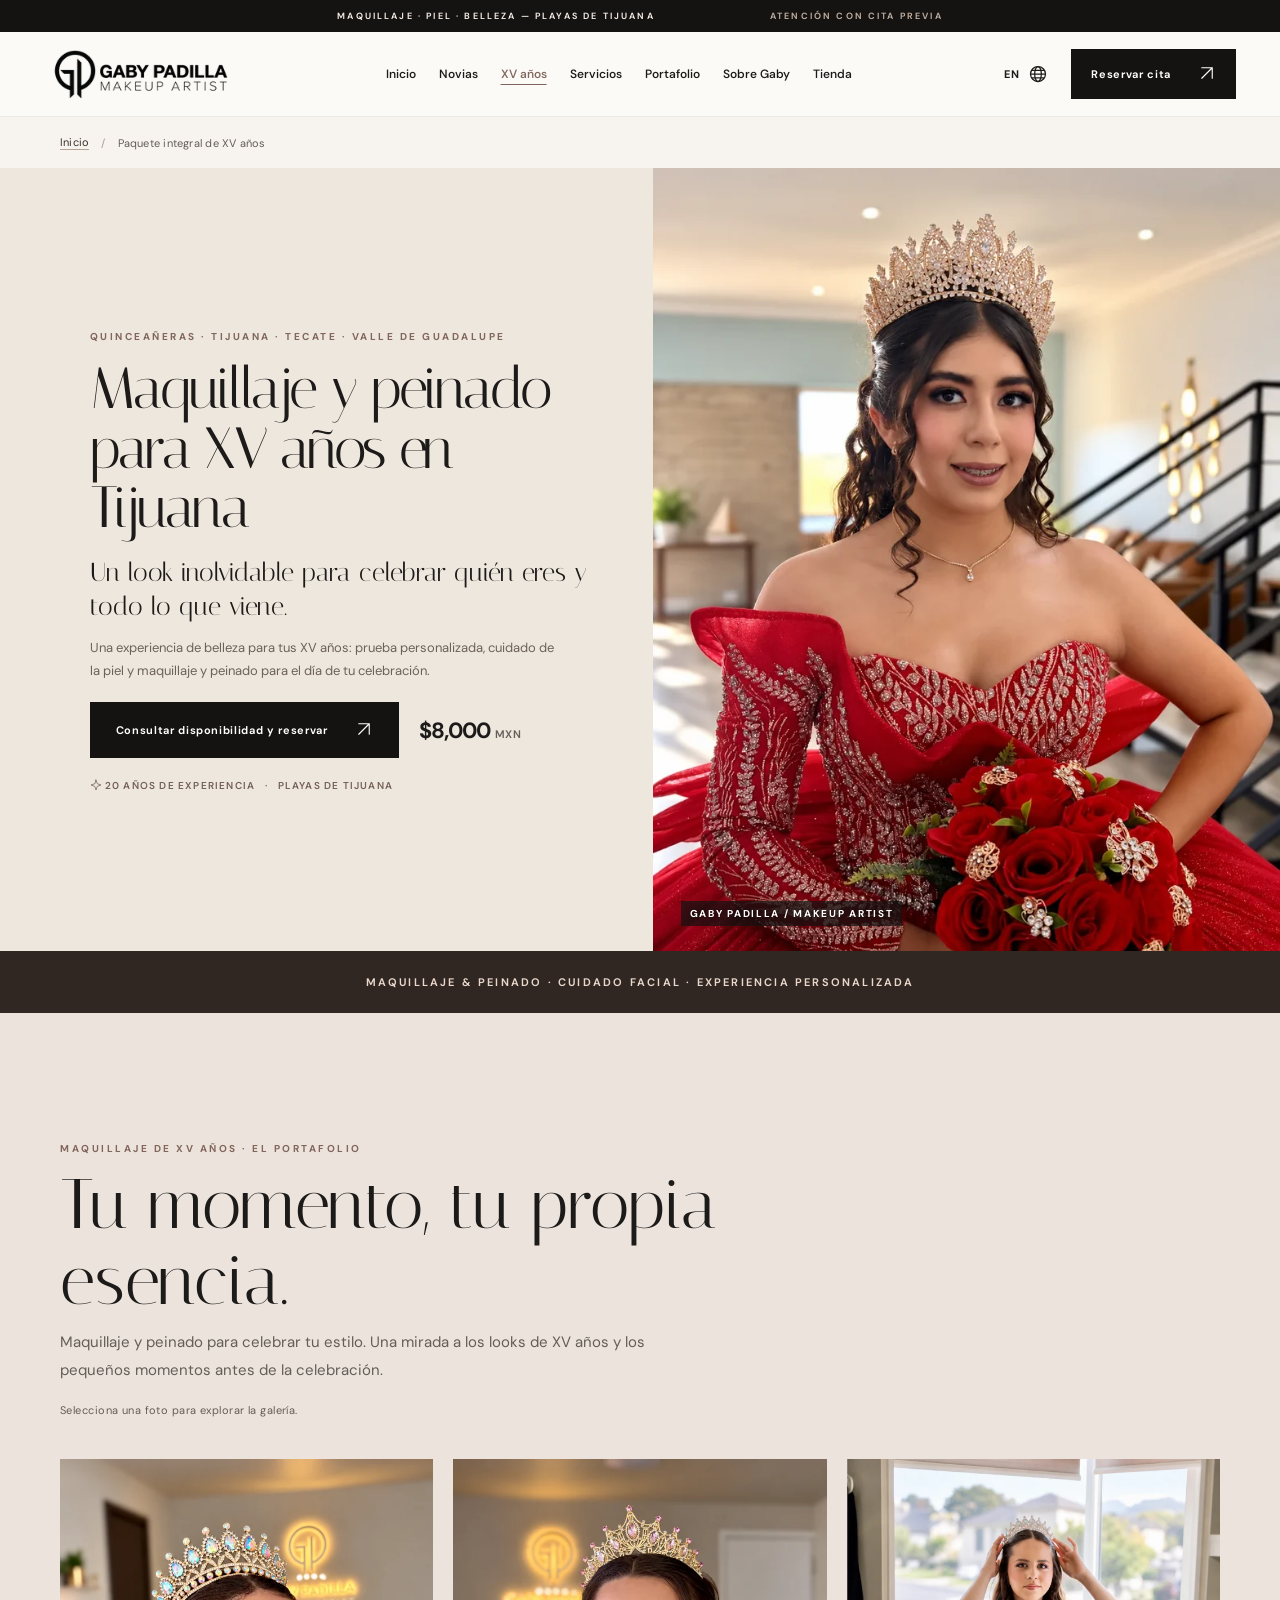
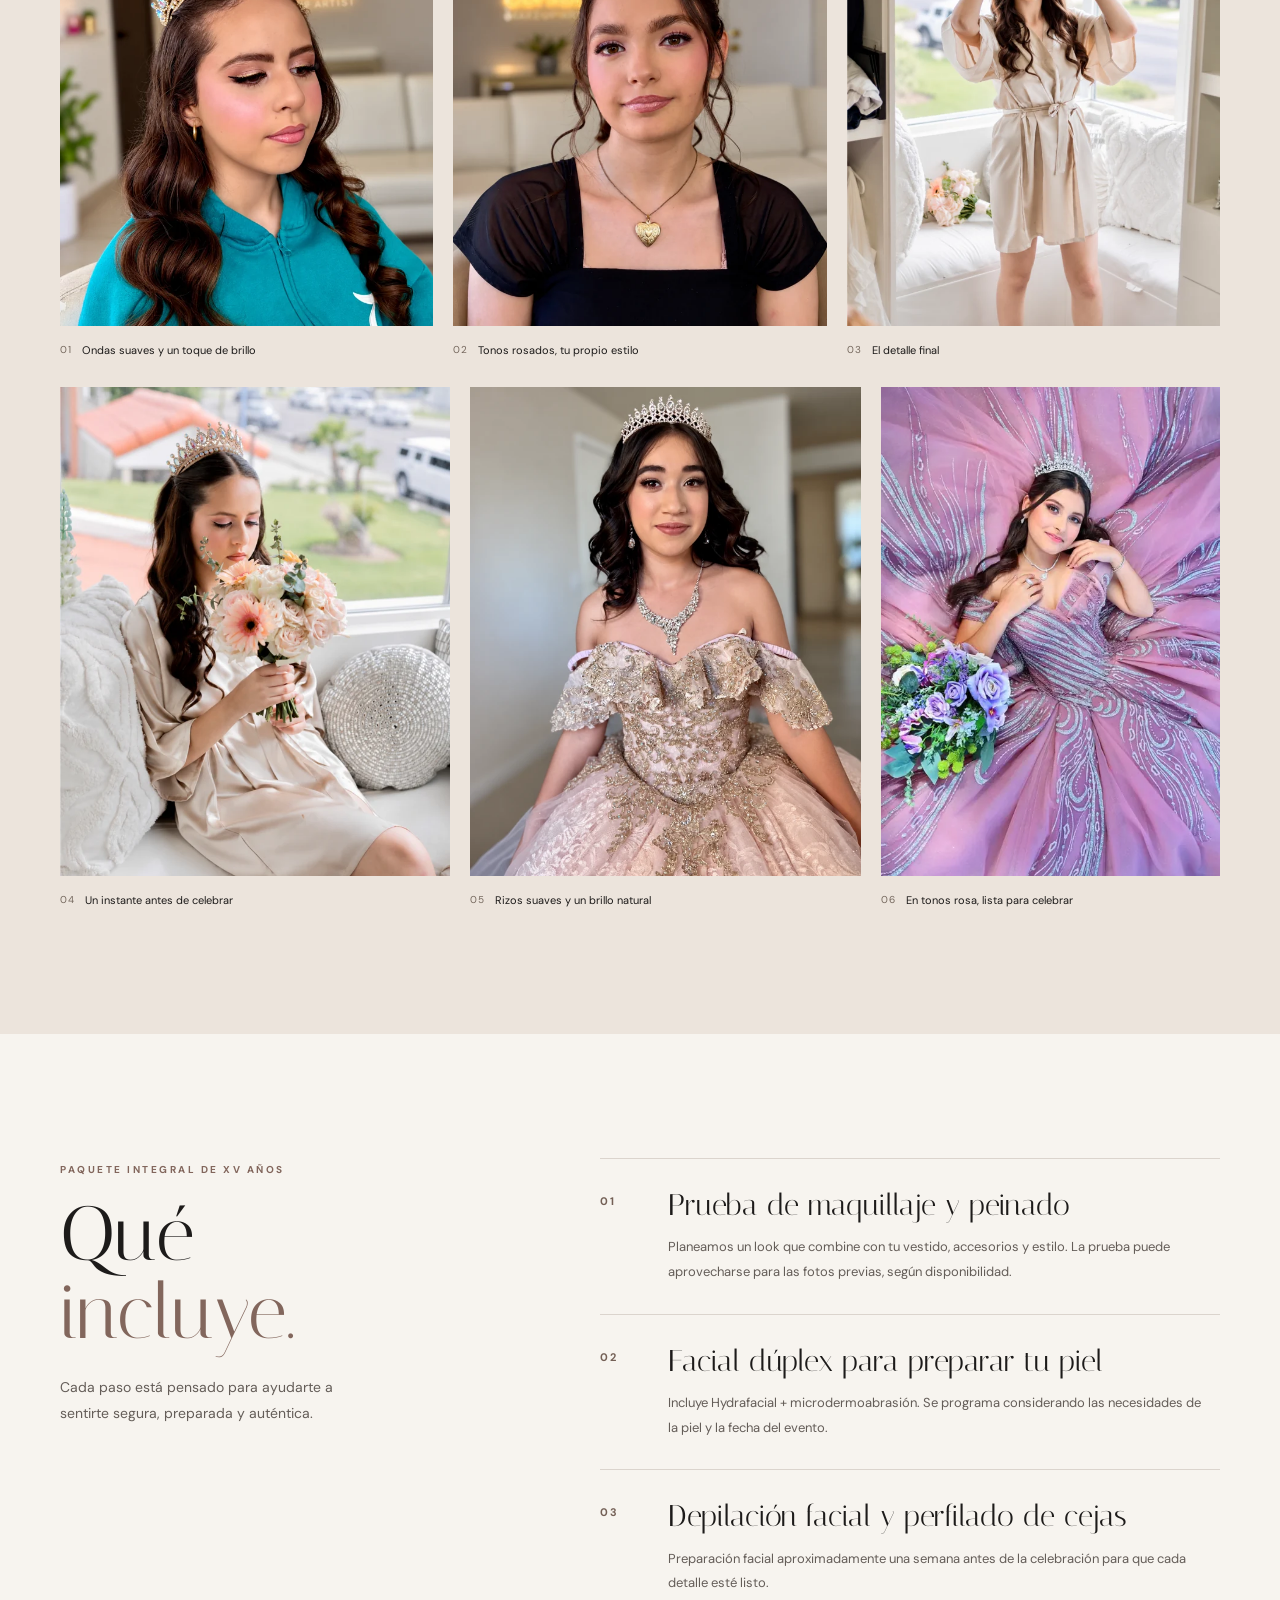
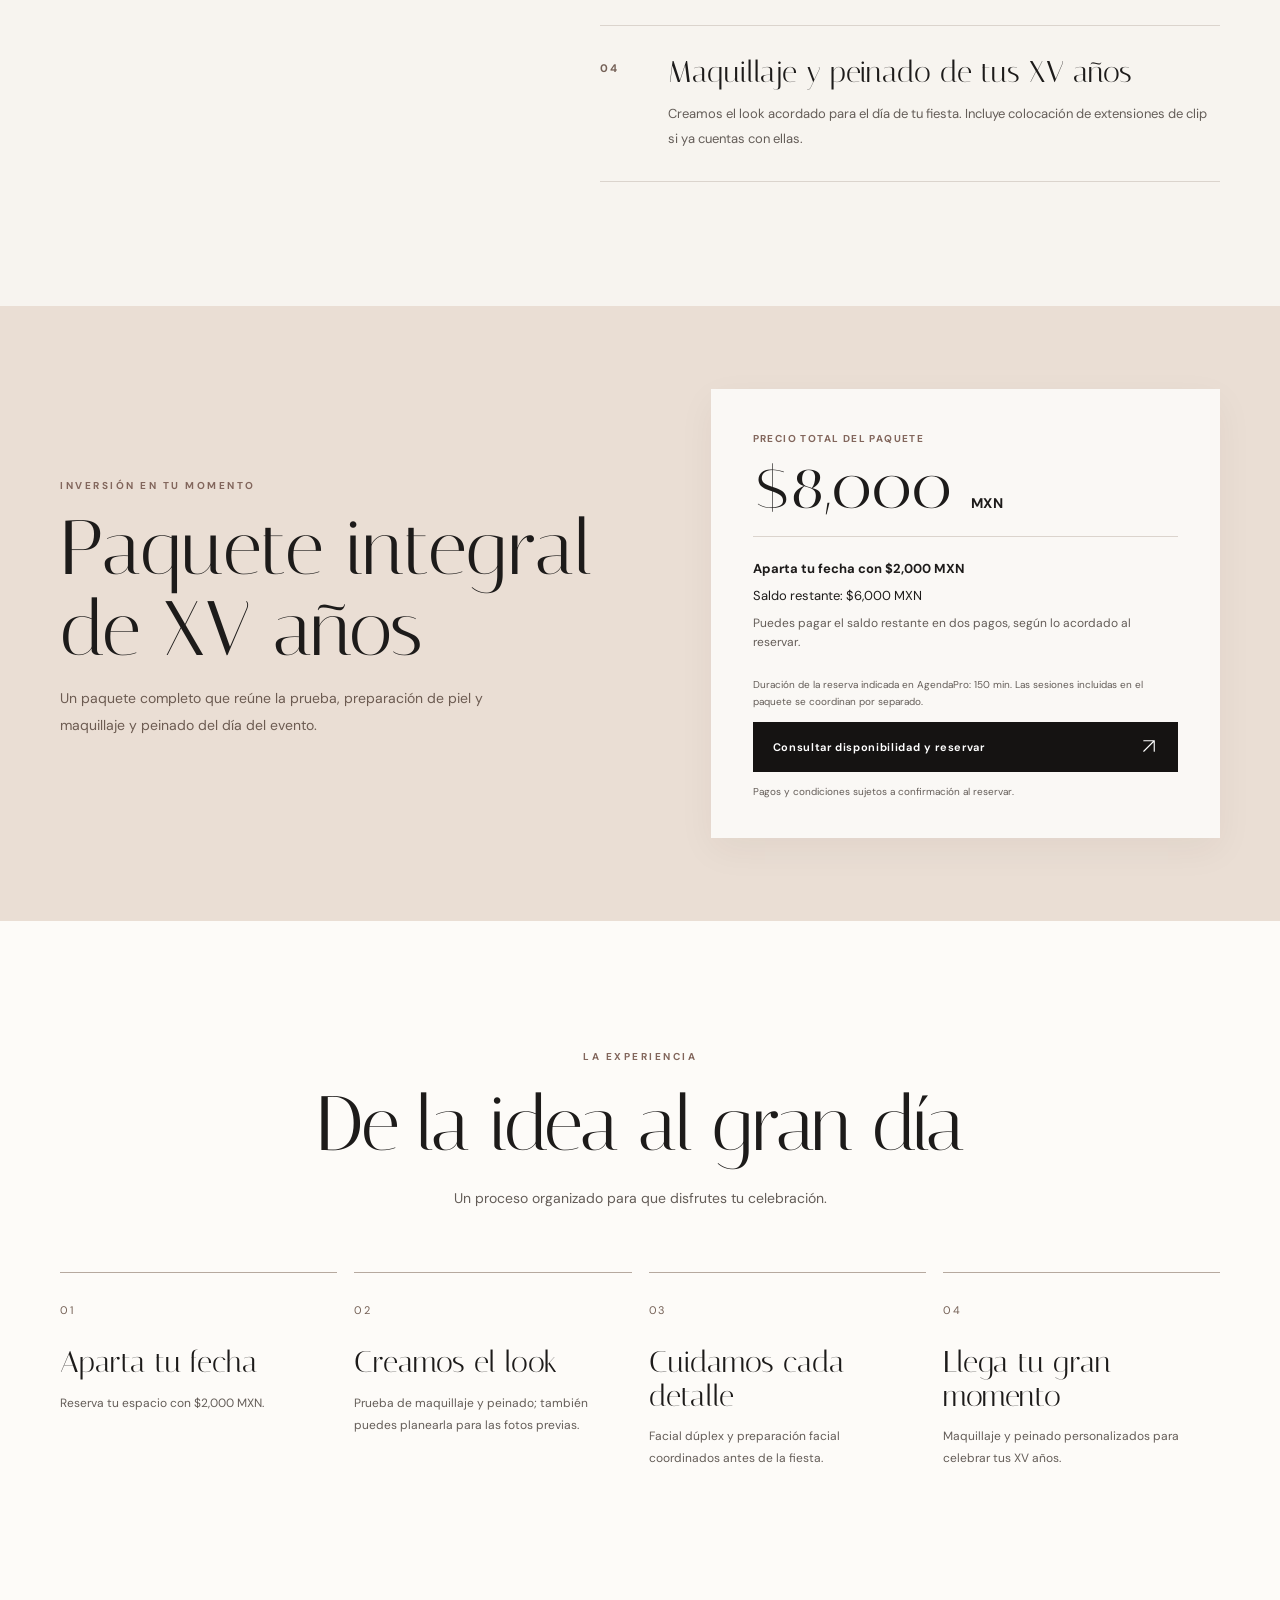
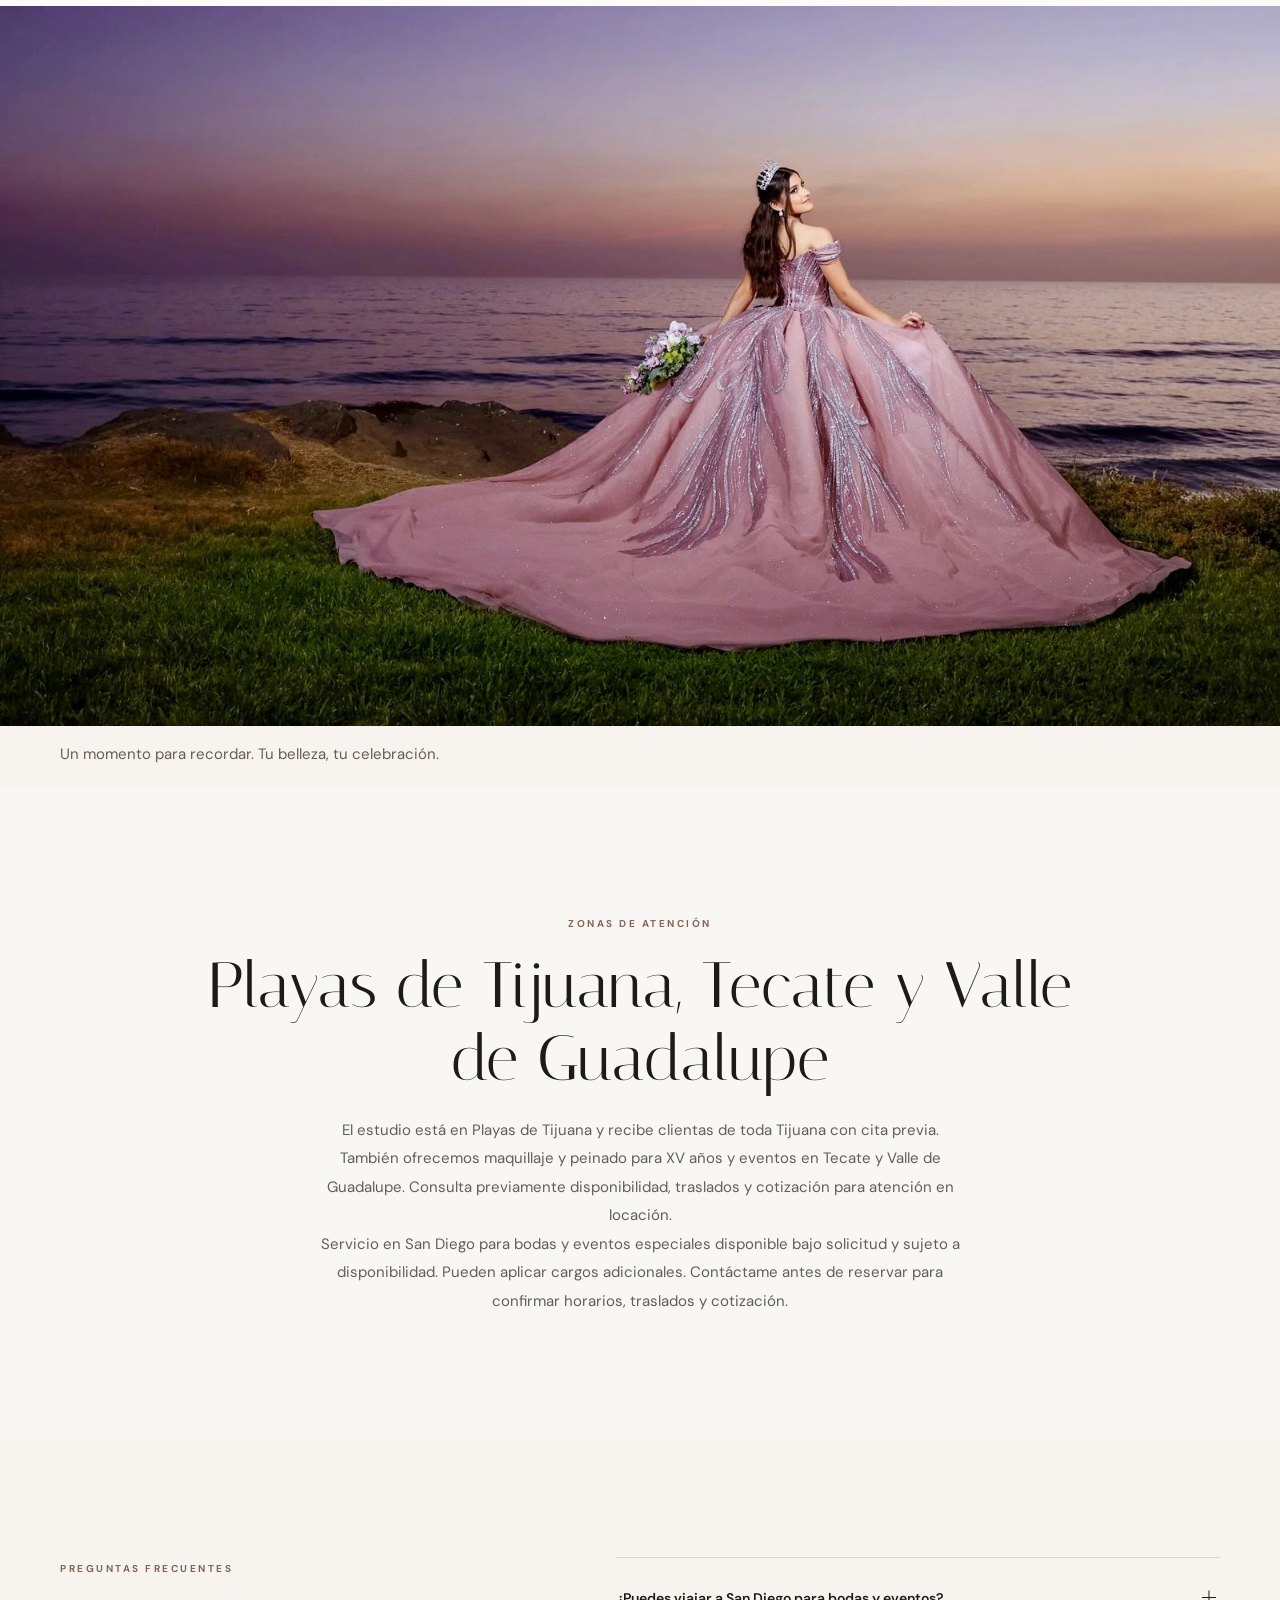
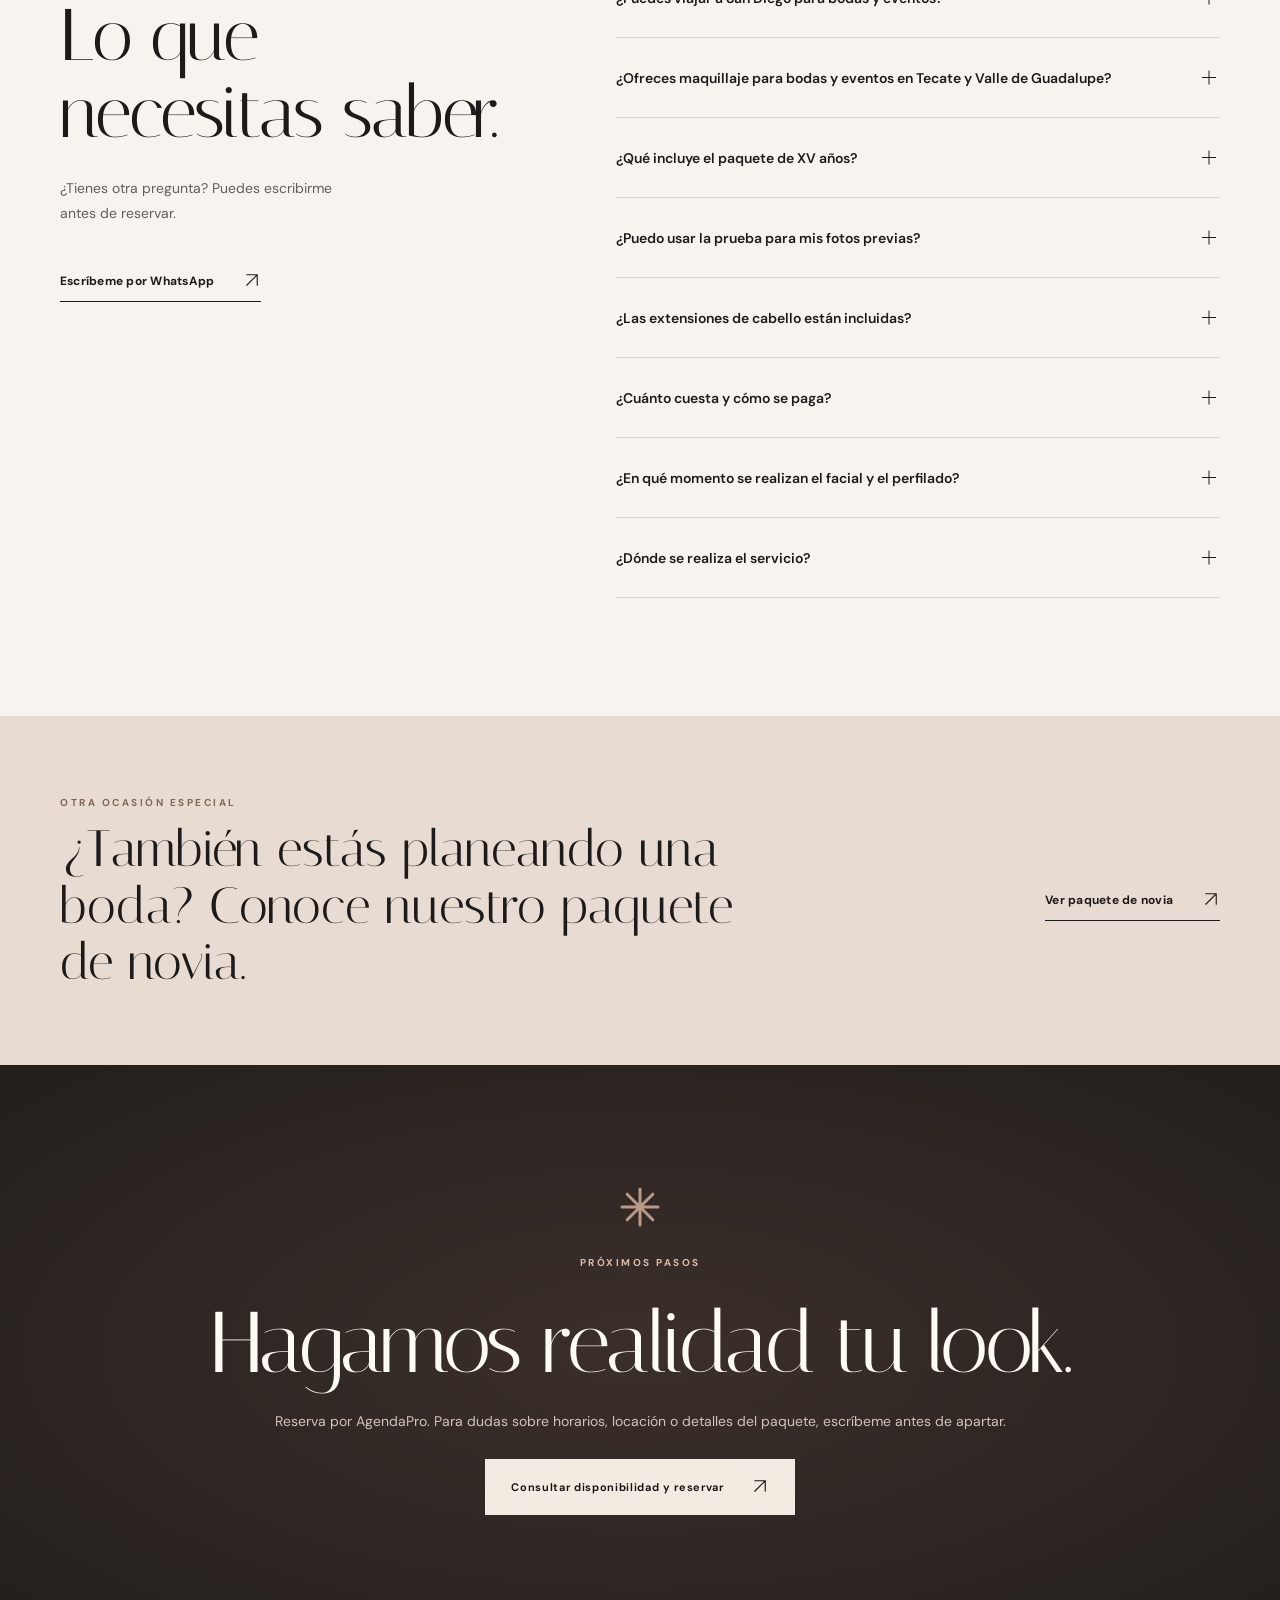
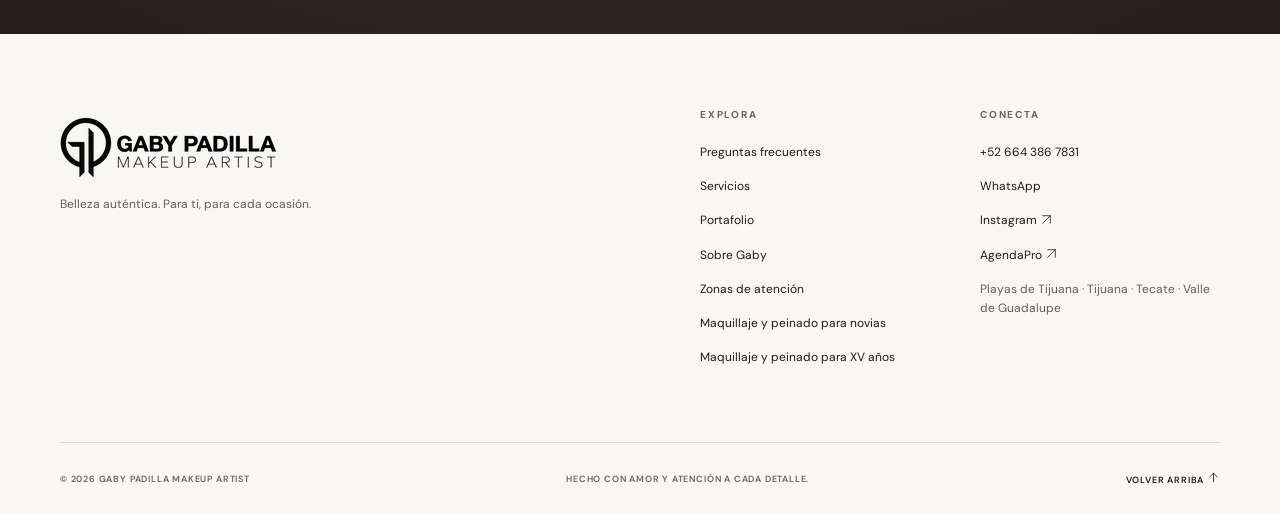
<file: xv-anos/index.html>
<!doctype html>

<html lang="es-MX"><head>
<meta charset="utf-8"/><meta content="width=device-width, initial-scale=1" name="viewport"/><meta content="#f7f4ef" name="theme-color"/><meta name="robots" content="noindex, nofollow, noarchive"/><meta content="Maquillaje y peinado para XV años en Tijuana y Tecate: prueba, facial dúplex, perfilado y look de celebración. Paquete $8,000 MXN." name="description"/><title>Maquillaje y peinado para XV años en Tijuana | Gaby Padilla</title>
<link href="../assets/images/favicon.png" rel="icon" type="image/png"/><link rel="preload" href="../assets/fonts/rP2Yp2ywxg089UriI5-g4vlH9VoD8Cmcqbu6-K6h9Q.woff2" as="font" type="font/woff2" crossorigin>
<link rel="preload" href="../assets/fonts/QldNNTtLsx4E__B0XQmWaXw.woff2" as="font" type="font/woff2" crossorigin>
<link href="../styles.css?v=gmb-20261104" rel="stylesheet"/>
<meta content="website" property="og:type"/><meta content="Gaby Padilla Makeup Artist" property="og:site_name"/><meta content="es_MX" property="og:locale"/><meta content="Maquillaje y peinado para XV años en Tijuana | Gaby Padilla" property="og:title"/><meta content="Maquillaje y peinado para XV años en Tijuana y Tecate: prueba, facial dúplex, perfilado y look de celebración. Paquete $8,000 MXN." property="og:description"/><meta content="summary_large_image" name="twitter:card"/><meta content="Maquillaje y peinado para XV años en Tijuana | Gaby Padilla" name="twitter:title"/><meta content="Maquillaje y peinado para XV años en Tijuana y Tecate: prueba, facial dúplex, perfilado y look de celebración. Paquete $8,000 MXN." name="twitter:description"/><script id="service-schema" type="application/ld+json">{"@context":"https://schema.org","@type":"Service","name":"Paquete integral de XV años","description":"Maquillaje y peinado para XV años en Tijuana y Tecate: prueba, facial dúplex, perfilado y look de celebración. Paquete $8,000 MXN.","serviceType":"Maquillaje y peinado para XV años","provider":{"@type":"BeautySalon","name":"Gaby Padilla Makeup Artist","sameAs":["https://www.instagram.com/gabypadillamakeup/"],"@id":"https://gabypadillamakeup.com/#business"},"areaServed":[{"@type":"Place","name":"Playas de Tijuana, Baja California, México"},{"@type":"City","name":"Tijuana, Baja California, México"},{"@type":"City","name":"Tecate, Baja California, México"}],"offers":{"@type":"Offer","price":"8000","priceCurrency":"MXN","url":"https://gabypadillamakeupartist.site.agendapro.com/mx/sucursal/578261"},"@id":"https://gabypadillamakeup.com/xv-anos/#service","url":"https://gabypadillamakeup.com/xv-anos/"}</script>
<!-- Launch script inserts verified absolute canonical, hreflang and OG URLs. -->








<link rel="canonical" href="https://gabypadillamakeup.com/xv-anos/">
<link rel="alternate" hreflang="es-MX" href="https://gabypadillamakeup.com/xv-anos/">
<link rel="alternate" hreflang="en" href="https://gabypadillamakeup.com/en/quinceanera/">
<link rel="alternate" hreflang="x-default" href="https://gabypadillamakeup.com/xv-anos/">
<meta property="og:url" content="https://gabypadillamakeup.com/xv-anos/">
<meta property="og:image" content="https://gabypadillamakeup.com/assets/images/gaby-padilla-social-share.jpg">
<meta name="twitter:image" content="https://gabypadillamakeup.com/assets/images/gaby-padilla-social-share.jpg">
<script id="faq-schema" type="application/ld+json">{"@context":"https://schema.org","@type":"FAQPage","inLanguage":"es-MX","mainEntity":[{"@type":"Question","name":"¿Puedes viajar a San Diego para bodas y eventos?","acceptedAnswer":{"@type":"Answer","text":"¡Claro! Recibo a clientas que visitan Tijuana desde San Diego. También puedo viajar a San Diego para bodas y eventos especiales bajo solicitud y sujeto a disponibilidad. Pueden aplicar cargos adicionales. Escríbeme por WhatsApp antes de reservar para confirmar la locación, los horarios y la cotización del traslado."}},{"@type":"Question","name":"¿Ofreces maquillaje para bodas y eventos en Tecate y Valle de Guadalupe?","acceptedAnswer":{"@type":"Answer","text":"Sí. Ofrezco maquillaje y peinado en locación para bodas, XV años y eventos especiales en Tecate y Valle de Guadalupe. Antes de reservar, confirma disponibilidad, horarios, traslados y posibles costos adicionales."}},{"@type":"Question","name":"¿Qué incluye el paquete de XV años?","acceptedAnswer":{"@type":"Answer","text":"Incluye prueba de maquillaje y peinado, facial dúplex (Hydrafacial + microdermoabrasión), depilación facial, perfilado de cejas y maquillaje y peinado para la celebración."}},{"@type":"Question","name":"¿Puedo usar la prueba para mis fotos previas?","acceptedAnswer":{"@type":"Answer","text":"Sí. Podemos coordinar la prueba de maquillaje y peinado para tus fotos previas, según disponibilidad."}},{"@type":"Question","name":"¿Las extensiones de cabello están incluidas?","acceptedAnswer":{"@type":"Answer","text":"Incluimos la colocación de extensiones de clip si ya tienes las tuyas. El cabello adicional no forma parte del paquete."}},{"@type":"Question","name":"¿Cuánto cuesta y cómo se paga?","acceptedAnswer":{"@type":"Answer","text":"El total es $8,000 MXN. Puedes apartar con $2,000 MXN y cubrir los $6,000 MXN restantes en dos pagos. Confirma fechas y condiciones al reservar."}},{"@type":"Question","name":"¿En qué momento se realizan el facial y el perfilado?","acceptedAnswer":{"@type":"Answer","text":"Coordinamos la preparación de piel y el perfilado cerca de una semana antes del evento, ajustando la programación a las necesidades de la piel."}},{"@type":"Question","name":"¿Dónde se realiza el servicio?","acceptedAnswer":{"@type":"Answer","text":"El estudio está en Playas de Tijuana. Para atención en otras zonas de Tijuana o en locación, consulta disponibilidad y condiciones antes de reservar."}}]}</script>
</head><body><a class="skip-link" href="#main">Ir al contenido</a>
<div class="topline">
<span>MAQUILLAJE · PIEL · BELLEZA — PLAYAS DE TIJUANA</span>
<span class="topline-right">ATENCIÓN CON CITA PREVIA</span>
</div><header class="site-header" id="home">
<div class="header-inner container-wide">
<a aria-label="Gaby Padilla Makeup Artist" class="brand" href="../">
<img alt="Logotipo de Gaby Padilla Makeup Artist" decoding="async" height="240" sizes="240px" src="../assets/images/gaby-padilla-logo-responsive-480.webp" srcset="../assets/images/gaby-padilla-logo-responsive-240.webp 240w, ../assets/images/gaby-padilla-logo-responsive-480.webp 480w, ../assets/images/gaby-padilla-logo-responsive-720.webp 720w, ../assets/images/gaby-padilla-logo.png 2172w" width="720"/>
</a>
<nav aria-label="Navegación principal" class="nav" id="primary-nav"><a href="../">Inicio</a><a href="../novias/">Novias</a><a href="../xv-anos/" aria-current="page">XV años</a><a href="../#servicios">Servicios</a><a href="../#portafolio">Portafolio</a><a href="../#gaby">Sobre Gaby</a><a href="../tienda/">Tienda</a></nav>
<div class="header-actions">
<a aria-label="EN, switch to English" class="lang-switch" href="../en/quinceanera/" hreflang="en" id="lang-switch" lang="en">EN <img class="language-globe" src="../assets/icons/globe.svg" alt="" aria-hidden="true" width="20" height="20"/></a>
<a class="btn btn-dark header-book" data-booking="" href="https://gabypadillamakeupartist.site.agendapro.com/mx/sucursal/578261" rel="noopener noreferrer" target="_blank"><span>Reservar cita</span><span aria-hidden="true"><svg class="icon icon-arrow-up-right" viewBox="0 0 24 24" width="24" height="24" fill="none" stroke="currentColor" stroke-width="1.5" stroke-linecap="round" stroke-linejoin="round" aria-hidden="true" focusable="false"><path d="M5 19 19 5M5 5h14v14"/></svg></span></a>
</div>
<button aria-controls="mobile-menu" aria-expanded="false" aria-label="Abrir menú" class="menu-toggle" id="menu-toggle" type="button"><span></span><span></span></button>
</div>
<nav aria-label="Navegación móvil" class="mobile-menu" hidden="" id="mobile-menu"><div class="mobile-menu-top"><div class="mobile-menu-brand"><img alt="Gaby Padilla Makeup Artist" decoding="async" height="240" sizes="240px" src="../assets/images/gaby-padilla-logo-responsive-480.webp" srcset="../assets/images/gaby-padilla-logo-responsive-240.webp 240w, ../assets/images/gaby-padilla-logo-responsive-480.webp 480w, ../assets/images/gaby-padilla-logo-responsive-720.webp 720w, ../assets/images/gaby-padilla-logo.png 2172w" width="720"/></div><button class="mobile-menu-close" id="menu-close" type="button" aria-label="Cerrar menú"><span>Cerrar</span><svg class="icon" viewBox="0 0 24 24" width="24" height="24" fill="none" stroke="currentColor" stroke-width="1.5" stroke-linecap="round" aria-hidden="true" focusable="false"><path d="m6 6 12 12M6 18 18 6"/></svg></button></div><a href="../">Inicio</a><a href="../novias/">Novias</a><a href="../xv-anos/" aria-current="page">XV años</a><a href="../#servicios">Servicios</a><a href="../#portafolio">Portafolio</a><a href="../#gaby">Sobre Gaby</a><a href="../#preguntas">Preguntas</a><a data-booking="" href="https://gabypadillamakeupartist.site.agendapro.com/mx/sucursal/578261" target="_blank" rel="noopener noreferrer">Reservar cita</a><a href="../tienda/">Tienda</a></nav>
</header>
<main class="detail-main" id="main">
<nav aria-label="Ruta de navegación" class="crumbs container"><a href="../">Inicio</a><span aria-hidden="true">/</span><span aria-current="page">Paquete integral de XV años</span></nav>
<section aria-labelledby="service-heading" class="detail-hero"><div class="detail-hero-content"><div class="detail-hero-inner"><span class="eyebrow">QUINCEAÑERAS · TIJUANA · TECATE · VALLE DE GUADALUPE</span><h1 id="service-heading">Maquillaje y peinado para XV años en Tijuana</h1><p class="detail-hero-lead">Un look inolvidable para celebrar quién eres y todo lo que viene.</p><p class="detail-hero-description">Una experiencia de belleza para tus XV años: prueba personalizada, cuidado de la piel y maquillaje y peinado para el día de tu celebración.</p><div class="detail-hero-actions"><a class="btn btn-dark btn-large" data-booking="xv" href="https://gabypadillamakeupartist.site.agendapro.com/mx/sucursal/578261" rel="noopener noreferrer" target="_blank">Consultar disponibilidad y reservar <span aria-hidden="true"><svg class="icon icon-arrow-up-right" viewBox="0 0 24 24" width="24" height="24" fill="none" stroke="currentColor" stroke-width="1.5" stroke-linecap="round" stroke-linejoin="round" aria-hidden="true" focusable="false"><path d="M5 19 19 5M5 5h14v14"/></svg></span></a><span class="detail-price-tag">$8,000 <small>MXN</small></span></div><div class="detail-hero-trust"><svg class="icon icon-sparkle" viewBox="0 0 24 24" width="24" height="24" fill="none" stroke="currentColor" stroke-width="1.5" stroke-linecap="round" stroke-linejoin="round" aria-hidden="true" focusable="false"><path d="m12 2 2.6 7.4L22 12l-7.4 2.6L12 22l-2.6-7.4L2 12l7.4-2.6Z"/></svg> 20 AÑOS DE EXPERIENCIA   ·   PLAYAS DE TIJUANA</div></div></div><div class="detail-hero-visual"><img alt="Quinceañera con maquillaje profesional, corona y vestido rojo" class="detail-hero-photo quince-hero-photo" decoding="async" fetchpriority="high" height="1402" sizes="(max-width: 600px) 100vw, 50vw" src="../assets/images/quinceanera-maquillaje-corona-vestido-rojo-actualizado.webp" srcset="../assets/images/quinceanera-maquillaje-corona-vestido-rojo-actualizado-responsive-480.webp 480w, ../assets/images/quinceanera-maquillaje-corona-vestido-rojo-actualizado-responsive-768.webp 768w, ../assets/images/quinceanera-maquillaje-corona-vestido-rojo-actualizado.webp 1122w" width="1122"/><span class="detail-hero-image-label">GABY PADILLA / MAKEUP ARTIST</span></div></section>
<div class="detail-band"><span>MAQUILLAJE &amp; PEINADO · CUIDADO FACIAL · EXPERIENCIA PERSONALIZADA</span></div>
<section aria-labelledby="gallery-heading" class="section detail-gallery bridal-showcase quince-showcase" id="portafolio-xv"><div class="container"><div class="detail-gallery-heading"><span class="eyebrow">MAQUILLAJE DE XV AÑOS · EL PORTAFOLIO</span><h2 id="gallery-heading">Tu momento, tu propia esencia.</h2><p>Maquillaje y peinado para celebrar tu estilo. Una mirada a los looks de XV años y los pequeños momentos antes de la celebración.</p><span class="bridal-gallery-hint">Selecciona una foto para explorar la galería.</span></div><div class="bridal-look-grid"><figure class="bridal-look"><a href="../assets/images/quinceanera-maquillaje-ondas-corona-1400.webp" aria-label="Ver foto: Ondas suaves y un toque de brillo"><img alt="Maquillaje en tonos rosados con ondas suaves y corona" decoding="async" height="1403" loading="lazy" sizes="(max-width: 600px) calc((100vw - 50px) / 2), (max-width: 1100px) calc((100vw - 88px) / 2), 570px" src="../assets/images/quinceanera-maquillaje-ondas-corona-1400.webp" srcset="../assets/images/quinceanera-maquillaje-ondas-corona-640.webp 640w, ../assets/images/quinceanera-maquillaje-ondas-corona-1400.webp 1121w" style="--photo-ratio:1121 / 1403" width="1121"/></a><figcaption><span>01</span>Ondas suaves y un toque de brillo</figcaption></figure><figure class="bridal-look"><a href="../assets/images/quinceanera-maquillaje-rosa-corona-1400.webp" aria-label="Ver foto: Tonos rosados, tu propio estilo"><img alt="Look de XV años con maquillaje rosado, mechones sueltos y corona" decoding="async" height="1402" loading="lazy" sizes="(max-width: 600px) calc((100vw - 50px) / 2), (max-width: 1100px) calc((100vw - 88px) / 2), 570px" src="../assets/images/quinceanera-maquillaje-rosa-corona-1400.webp" srcset="../assets/images/quinceanera-maquillaje-rosa-corona-640.webp 640w, ../assets/images/quinceanera-maquillaje-rosa-corona-1400.webp 1122w" style="--photo-ratio:1122 / 1402" width="1122"/></a><figcaption><span>02</span>Tonos rosados, tu propio estilo</figcaption></figure><figure class="bridal-look"><a href="../assets/images/quinceanera-preparacion-peinado-corona-1400-trimmed.webp" aria-label="Ver foto: El detalle final"><img alt="Preparación del peinado con ondas y colocación de la corona junto a una ventana" decoding="async" height="1402" loading="lazy" sizes="(max-width: 600px) calc((100vw - 50px) / 2), (max-width: 1100px) calc((100vw - 88px) / 2), 570px" src="../assets/images/quinceanera-preparacion-peinado-corona-1400-trimmed.webp" srcset="../assets/images/quinceanera-preparacion-peinado-corona-640-trimmed.webp 640w, ../assets/images/quinceanera-preparacion-peinado-corona-1400-trimmed.webp 1118w" style="--photo-ratio:1118 / 1402" width="1118"/></a><figcaption><span>03</span>El detalle final</figcaption></figure><figure class="bridal-look"><a href="../assets/images/quinceanera-maquillaje-ondas-ramo-flores-1400-trimmed.webp" aria-label="Ver foto: Un instante antes de celebrar"><img alt="Maquillaje y peinado de ondas con corona y ramo de flores en tonos pastel" decoding="async" height="1402" loading="lazy" sizes="(max-width: 600px) calc((100vw - 50px) / 2), (max-width: 1100px) calc((100vw - 88px) / 2), 570px" src="../assets/images/quinceanera-maquillaje-ondas-ramo-flores-1400-trimmed.webp" srcset="../assets/images/quinceanera-maquillaje-ondas-ramo-flores-640-trimmed.webp 640w, ../assets/images/quinceanera-maquillaje-ondas-ramo-flores-1400-trimmed.webp 1118w" style="--photo-ratio:1118 / 1402" width="1118"/></a><figcaption><span>04</span>Un instante antes de celebrar</figcaption></figure><figure class="bridal-look"><a href="../assets/images/quinceanera-maquillaje-natural-rizos-corona-1400.webp" aria-label="Ver foto: Rizos suaves y un brillo natural"><img alt="Quinceañera con maquillaje natural, rizos definidos y corona plateada" decoding="async" height="1402" loading="lazy" sizes="(max-width: 600px) calc((100vw - 50px) / 2), (max-width: 1100px) calc((100vw - 88px) / 2), 570px" src="../assets/images/quinceanera-maquillaje-natural-rizos-corona-1400.webp" srcset="../assets/images/quinceanera-maquillaje-natural-rizos-corona-640.webp 640w, ../assets/images/quinceanera-maquillaje-natural-rizos-corona-1400.webp 1122w" style="--photo-ratio:1122 / 1402" width="1122"/></a><figcaption><span>05</span>Rizos suaves y un brillo natural</figcaption></figure><figure class="bridal-look"><a href="../assets/images/quinceanera-maquillaje-rosa-vestido-lila-1400.webp" aria-label="Ver foto: En tonos rosa, lista para celebrar"><img alt="Quinceañera con maquillaje de ojos rosa, ondas y corona sobre un vestido lila" decoding="async" height="1600" loading="lazy" sizes="(max-width: 600px) calc((100vw - 50px) / 2), (max-width: 1100px) calc((100vw - 88px) / 2), 570px" src="../assets/images/quinceanera-maquillaje-rosa-vestido-lila-1400-responsive-1110.webp" srcset="../assets/images/quinceanera-maquillaje-rosa-vestido-lila-1400-responsive-480.webp 480w, ../assets/images/quinceanera-maquillaje-rosa-vestido-lila-1400-responsive-768.webp 768w, ../assets/images/quinceanera-maquillaje-rosa-vestido-lila-1400-responsive-1110.webp 1110w" style="--photo-ratio:1110 / 1600" width="1110"/></a><figcaption><span>06</span>En tonos rosa, lista para celebrar</figcaption></figure></div></div></section>
<section aria-labelledby="included-heading" class="section detail-intro-section"><div class="container detail-inclusion-layout"><div class="detail-inclusion-heading"><span class="eyebrow">PAQUETE INTEGRAL DE XV AÑOS</span><h2 id="included-heading">Qué <br/><em>incluye.</em></h2><p>Cada paso está pensado para ayudarte a sentirte segura, preparada y auténtica.</p></div><div class="detail-inclusions"><article class="detail-inclusion"><span class="detail-num">01</span><div><h3>Prueba de maquillaje y peinado</h3><p>Planeamos un look que combine con tu vestido, accesorios y estilo. La prueba puede aprovecharse para las fotos previas, según disponibilidad.</p></div></article><article class="detail-inclusion"><span class="detail-num">02</span><div><h3>Facial dúplex para preparar tu piel</h3><p>Incluye Hydrafacial + microdermoabrasión. Se programa considerando las necesidades de la piel y la fecha del evento.</p></div></article><article class="detail-inclusion"><span class="detail-num">03</span><div><h3>Depilación facial y perfilado de cejas</h3><p>Preparación facial aproximadamente una semana antes de la celebración para que cada detalle esté listo.</p></div></article><article class="detail-inclusion"><span class="detail-num">04</span><div><h3>Maquillaje y peinado de tus XV años</h3><p>Creamos el look acordado para el día de tu fiesta. Incluye colocación de extensiones de clip si ya cuentas con ellas.</p></div></article></div></div></section>
<section aria-label="Inversión en tu momento" class="detail-price-section"><div class="container detail-price-layout"><div><span class="eyebrow">INVERSIÓN EN TU MOMENTO</span><h2>Paquete integral de XV años</h2><p>Un paquete completo que reúne la prueba, preparación de piel y maquillaje y peinado del día del evento.</p></div><div class="detail-price-card"><span>PRECIO TOTAL DEL PAQUETE</span><strong>$8,000 <small>MXN</small></strong><div class="price-rule"></div><p><b>Aparta tu fecha con $2,000 MXN</b></p><p>Saldo restante: $6,000 MXN</p><small>Puedes pagar el saldo restante en dos pagos, según lo acordado al reservar.</small><span class="price-disclaimer booking-duration">Duración de la reserva indicada en AgendaPro: 150 min. Las sesiones incluidas en el paquete se coordinan por separado.</span><a class="btn btn-dark" data-booking="xv" href="https://gabypadillamakeupartist.site.agendapro.com/mx/sucursal/578261" rel="noopener noreferrer" target="_blank">Consultar disponibilidad y reservar <span aria-hidden="true"><svg class="icon icon-arrow-up-right" viewBox="0 0 24 24" width="24" height="24" fill="none" stroke="currentColor" stroke-width="1.5" stroke-linecap="round" stroke-linejoin="round" aria-hidden="true" focusable="false"><path d="M5 19 19 5M5 5h14v14"/></svg></span></a><span class="price-disclaimer">Pagos y condiciones sujetos a confirmación al reservar.</span></div></div></section>
<section aria-labelledby="steps-heading" class="section detail-steps"><div class="container"><div class="section-heading centered"><span class="eyebrow">LA EXPERIENCIA</span><h2 id="steps-heading">De la idea al gran día</h2><p>Un proceso organizado para que disfrutes tu celebración.</p></div><div class="detail-step-grid"><article class="detail-step"><span>01</span><h3>Aparta tu fecha</h3><p>Reserva tu espacio con $2,000 MXN.</p></article><article class="detail-step"><span>02</span><h3>Creamos el look</h3><p>Prueba de maquillaje y peinado; también puedes planearla para las fotos previas.</p></article><article class="detail-step"><span>03</span><h3>Cuidamos cada detalle</h3><p>Facial dúplex y preparación facial coordinados antes de la fiesta.</p></article><article class="detail-step"><span>04</span><h3>Llega tu gran momento</h3><p>Maquillaje y peinado personalizados para celebrar tus XV años.</p></article></div></div></section><div class="quince-feature-photo" data-portfolio-set style="width:100%;margin:0"><figure style="margin:0"><a href="../assets/images/quinceanera-vestido-rosa-atardecer-mar.webp" aria-label="Ver foto completa" style="display:block"><img alt="Quinceañera con vestido rosa y corona frente al mar al atardecer" decoding="async" height="900" loading="lazy" sizes="100vw" src="../assets/images/quinceanera-vestido-rosa-atardecer-mar.webp" srcset="../assets/images/quinceanera-vestido-rosa-atardecer-mar-responsive-480.webp 480w, ../assets/images/quinceanera-vestido-rosa-atardecer-mar-responsive-768.webp 768w, ../assets/images/quinceanera-vestido-rosa-atardecer-mar.webp 1600w" style="display:block;width:100%;height:auto" width="1600"/></a><figcaption class="container" style="padding-top:18px;padding-bottom:24px;color:var(--muted)">Un momento para recordar. Tu belleza, tu celebración.</figcaption></figure></div>

<section aria-labelledby="location-heading" class="section detail-location"><div class="container"><span class="eyebrow">ZONAS DE ATENCIÓN</span><h2 id="location-heading">Playas de Tijuana, Tecate y Valle de Guadalupe</h2><p>El estudio está en Playas de Tijuana y recibe clientas de toda Tijuana con cita previa. También ofrecemos maquillaje y peinado para XV años y eventos en Tecate y Valle de Guadalupe. Consulta previamente disponibilidad, traslados y cotización para atención en locación.</p><p>Servicio en San Diego para bodas y eventos especiales disponible bajo solicitud y sujeto a disponibilidad. Pueden aplicar cargos adicionales. Contáctame antes de reservar para confirmar horarios, traslados y cotización.</p></div></section>
<section aria-labelledby="detail-faq-heading" class="section faq-section detail-faq"><div class="container faq-layout"><div class="faq-intro"><span class="eyebrow">PREGUNTAS FRECUENTES</span><h2 id="detail-faq-heading">Lo que necesitas saber.</h2><p>¿Tienes otra pregunta? Puedes escribirme antes de reservar.</p><a class="text-arrow" href="https://wa.me/526643867831" rel="noopener noreferrer" target="_blank">Escríbeme por WhatsApp <span aria-hidden="true"><svg class="icon icon-arrow-up-right" viewBox="0 0 24 24" width="24" height="24" fill="none" stroke="currentColor" stroke-width="1.5" stroke-linecap="round" stroke-linejoin="round" aria-hidden="true" focusable="false"><path d="M5 19 19 5M5 5h14v14"/></svg></span></a></div><div class="faq-items"><details><summary><span>¿Puedes viajar a San Diego para bodas y eventos?</span><span aria-hidden="true" class="plus-icon"></span></summary><p>¡Claro! Recibo a clientas que visitan Tijuana desde San Diego. También puedo viajar a San Diego para bodas y eventos especiales bajo solicitud y sujeto a disponibilidad. Pueden aplicar cargos adicionales. Escríbeme por WhatsApp antes de reservar para confirmar la locación, los horarios y la cotización del traslado.</p></details><details><summary><span>¿Ofreces maquillaje para bodas y eventos en Tecate y Valle de Guadalupe?</span><span aria-hidden="true" class="plus-icon"></span></summary><p>Sí. Ofrezco maquillaje y peinado en locación para bodas, XV años y eventos especiales en Tecate y Valle de Guadalupe. Antes de reservar, confirma disponibilidad, horarios, traslados y posibles costos adicionales.</p></details><details><summary><span>¿Qué incluye el paquete de XV años?</span><span aria-hidden="true" class="plus-icon"></span></summary><p>Incluye prueba de maquillaje y peinado, facial dúplex (Hydrafacial + microdermoabrasión), depilación facial, perfilado de cejas y maquillaje y peinado para la celebración.</p></details><details><summary><span>¿Puedo usar la prueba para mis fotos previas?</span><span aria-hidden="true" class="plus-icon"></span></summary><p>Sí. Podemos coordinar la prueba de maquillaje y peinado para tus fotos previas, según disponibilidad.</p></details><details><summary><span>¿Las extensiones de cabello están incluidas?</span><span aria-hidden="true" class="plus-icon"></span></summary><p>Incluimos la colocación de extensiones de clip si ya tienes las tuyas. El cabello adicional no forma parte del paquete.</p></details><details><summary><span>¿Cuánto cuesta y cómo se paga?</span><span aria-hidden="true" class="plus-icon"></span></summary><p>El total es $8,000 MXN. Puedes apartar con $2,000 MXN y cubrir los $6,000 MXN restantes en dos pagos. Confirma fechas y condiciones al reservar.</p></details><details><summary><span>¿En qué momento se realizan el facial y el perfilado?</span><span aria-hidden="true" class="plus-icon"></span></summary><p>Coordinamos la preparación de piel y el perfilado cerca de una semana antes del evento, ajustando la programación a las necesidades de la piel.</p></details><details><summary><span>¿Dónde se realiza el servicio?</span><span aria-hidden="true" class="plus-icon"></span></summary><p>El estudio está en Playas de Tijuana. Para atención en otras zonas de Tijuana o en locación, consulta disponibilidad y condiciones antes de reservar.</p></details></div></div></section>
<section class="detail-related"><div class="container"><div><span class="eyebrow">OTRA OCASIÓN ESPECIAL</span><h2>¿También estás planeando una boda? Conoce nuestro paquete de novia.</h2></div><a class="text-arrow" href="../novias/">Ver paquete de novia <span aria-hidden="true"><svg class="icon icon-arrow-up-right" viewBox="0 0 24 24" width="24" height="24" fill="none" stroke="currentColor" stroke-width="1.5" stroke-linecap="round" stroke-linejoin="round" aria-hidden="true" focusable="false"><path d="M5 19 19 5M5 5h14v14"/></svg></span></a></div></section>
<section aria-labelledby="closing-heading" class="closing"><div class="closing-inner container"><div aria-hidden="true" class="closing-ornament"><svg class="icon icon-asterisk" viewBox="0 0 24 24" width="24" height="24" fill="none" stroke="currentColor" stroke-width="1.5" stroke-linecap="round" stroke-linejoin="round" aria-hidden="true" focusable="false"><path d="M12 3v18M3 12h18M5.6 5.6l12.8 12.8M5.6 18.4 18.4 5.6"/></svg></div><span class="eyebrow">PRÓXIMOS PASOS</span><h2 id="closing-heading">Hagamos realidad tu look.</h2><p>Reserva por AgendaPro. Para dudas sobre horarios, locación o detalles del paquete, escríbeme antes de apartar.</p><a class="btn btn-cream btn-large" data-booking="xv" href="https://gabypadillamakeupartist.site.agendapro.com/mx/sucursal/578261" rel="noopener noreferrer" target="_blank">Consultar disponibilidad y reservar <span aria-hidden="true"><svg class="icon icon-arrow-up-right" viewBox="0 0 24 24" width="24" height="24" fill="none" stroke="currentColor" stroke-width="1.5" stroke-linecap="round" stroke-linejoin="round" aria-hidden="true" focusable="false"><path d="M5 19 19 5M5 5h14v14"/></svg></span></a></div></section>
</main>
<footer class="footer"><div class="container"><div class="footer-top"><div class="footer-logo"><img alt="Logotipo de Gaby Padilla Makeup Artist" decoding="async" fetchpriority="low" height="240" loading="lazy" sizes="240px" src="../assets/images/gaby-padilla-logo-responsive-480.webp" srcset="../assets/images/gaby-padilla-logo-responsive-240.webp 240w, ../assets/images/gaby-padilla-logo-responsive-480.webp 480w, ../assets/images/gaby-padilla-logo-responsive-720.webp 720w, ../assets/images/gaby-padilla-logo.png 2172w" width="720"/><p>Belleza auténtica. Para ti, para cada ocasión.</p></div><div class="footer-link-block"><span>EXPLORA</span><a href="../#preguntas">Preguntas frecuentes</a><a href="../#servicios">Servicios</a><a href="../#portafolio">Portafolio</a><a href="../#gaby">Sobre Gaby</a><a href="../#ubicaciones">Zonas de atención</a><a href="../novias/">Maquillaje y peinado para novias</a><a href="../xv-anos/">Maquillaje y peinado para XV años</a></div><div class="footer-link-block"><span>CONECTA</span><a class="contact-phone" href="tel:+526643867831" aria-label="Llamar al +52 664 386 7831">+52 664 386 7831</a><a href="https://wa.me/526643867831" target="_blank" rel="noopener noreferrer">WhatsApp</a><a href="https://www.instagram.com/gabypadillamakeup/" rel="noopener noreferrer" target="_blank">Instagram <svg class="icon icon-arrow-up-right" viewBox="0 0 24 24" width="24" height="24" fill="none" stroke="currentColor" stroke-width="1.5" stroke-linecap="round" stroke-linejoin="round" aria-hidden="true" focusable="false"><path d="M5 19 19 5M5 5h14v14"/></svg></a><a data-booking="" href="https://gabypadillamakeupartist.site.agendapro.com/mx/sucursal/578261" rel="noopener noreferrer" target="_blank">AgendaPro <svg class="icon icon-arrow-up-right" viewBox="0 0 24 24" width="24" height="24" fill="none" stroke="currentColor" stroke-width="1.5" stroke-linecap="round" stroke-linejoin="round" aria-hidden="true" focusable="false"><path d="M5 19 19 5M5 5h14v14"/></svg></a><span>Playas de Tijuana · Tijuana · Tecate · Valle de Guadalupe</span></div></div><div class="footer-bottom"><span>© <span id="year">2026</span> GABY PADILLA MAKEUP ARTIST</span><span>HECHO CON AMOR Y ATENCIÓN A CADA DETALLE.</span><a href="../">VOLVER ARRIBA <svg class="icon icon-arrow-up" viewBox="0 0 24 24" width="24" height="24" fill="none" stroke="currentColor" stroke-width="1.5" stroke-linecap="round" stroke-linejoin="round" aria-hidden="true" focusable="false"><path d="M12 20V4m-7 7 7-7 7 7"/></svg></a></div></div></footer><div aria-label="Reservaciones" class="mobile-booking-bar" hidden role="region">
<span>TU MOMENTO COMIENZA AQUÍ</span>
<a class="btn btn-dark" data-booking="" href="https://gabypadillamakeupartist.site.agendapro.com/mx/sucursal/578261" rel="noopener noreferrer" target="_blank"><span>Reservar cita</span><span aria-hidden="true"><svg class="icon icon-arrow-up-right" viewBox="0 0 24 24" width="24" height="24" fill="none" stroke="currentColor" stroke-width="1.5" stroke-linecap="round" stroke-linejoin="round" aria-hidden="true" focusable="false"><path d="M5 19 19 5M5 5h14v14"/></svg></span></a>
</div><script defer="" src="../script.js?v=seo-mobile-20261102"></script></body></html>
</file>
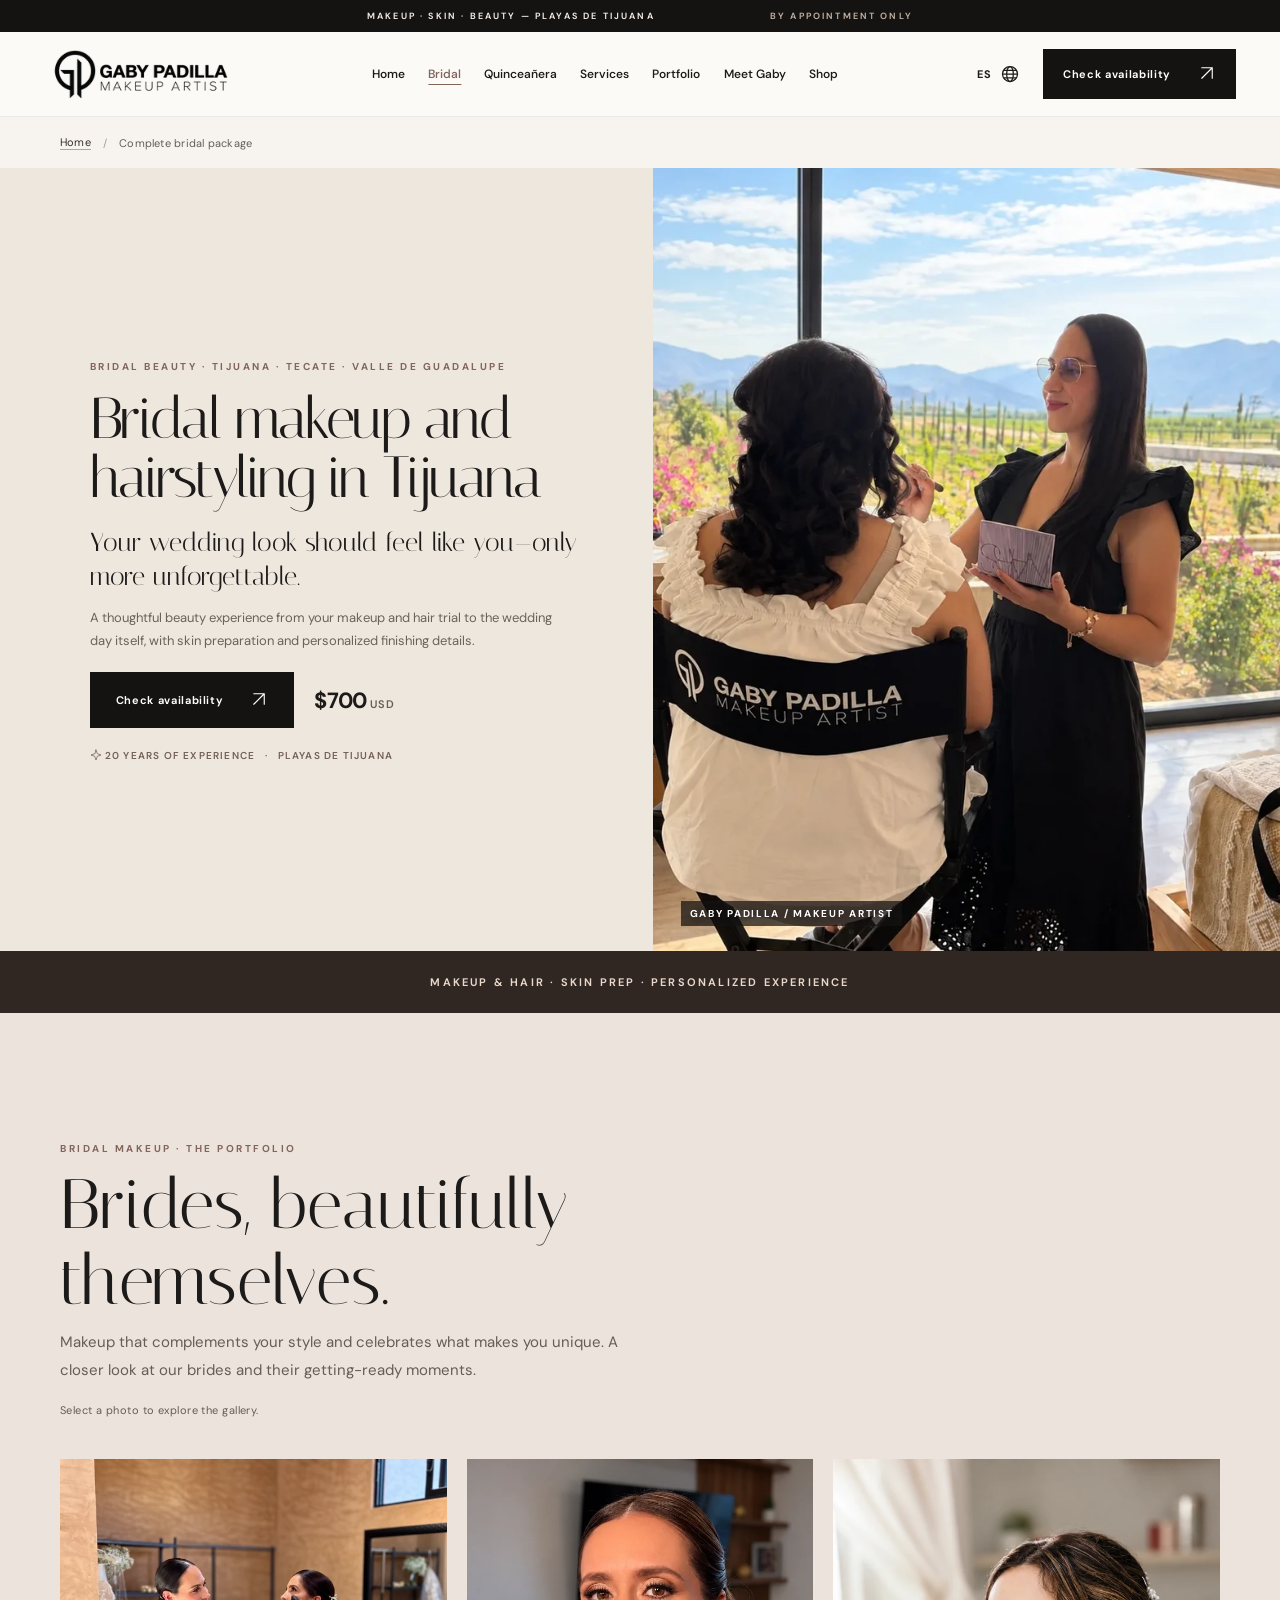
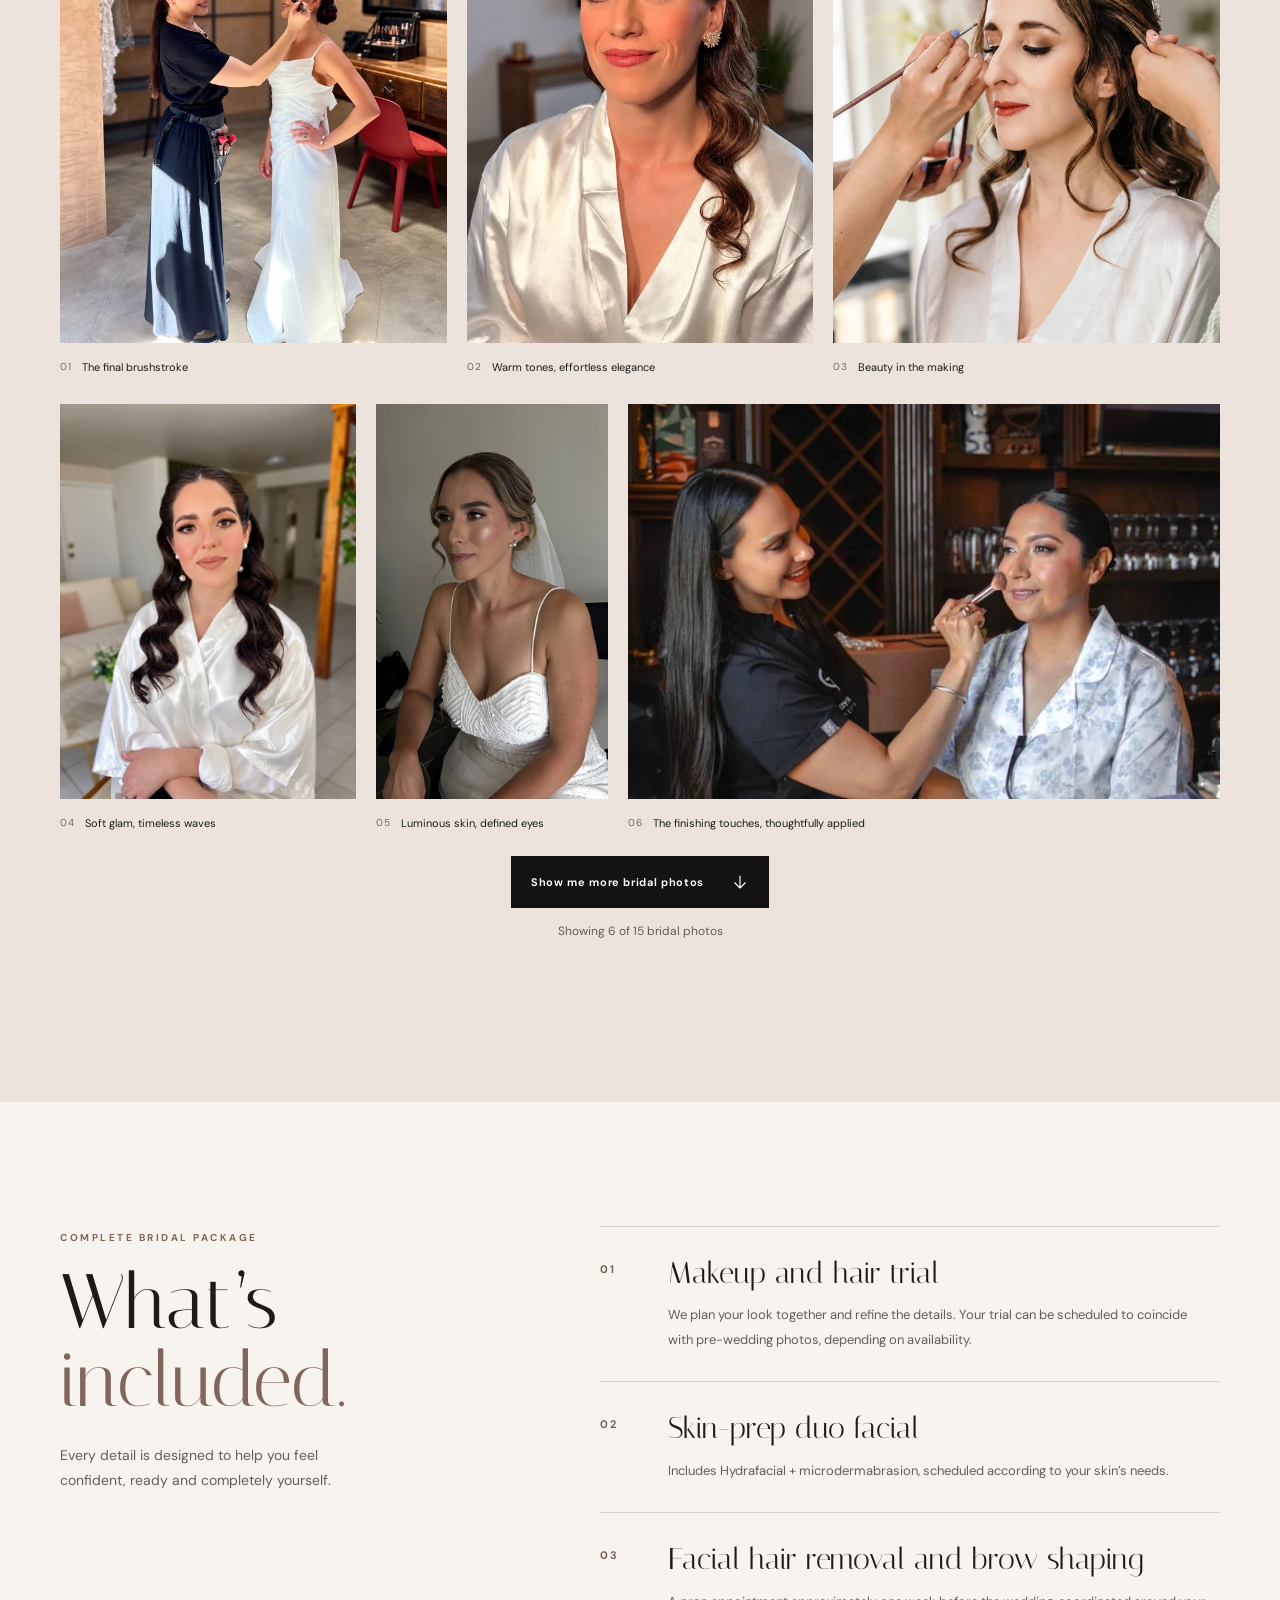
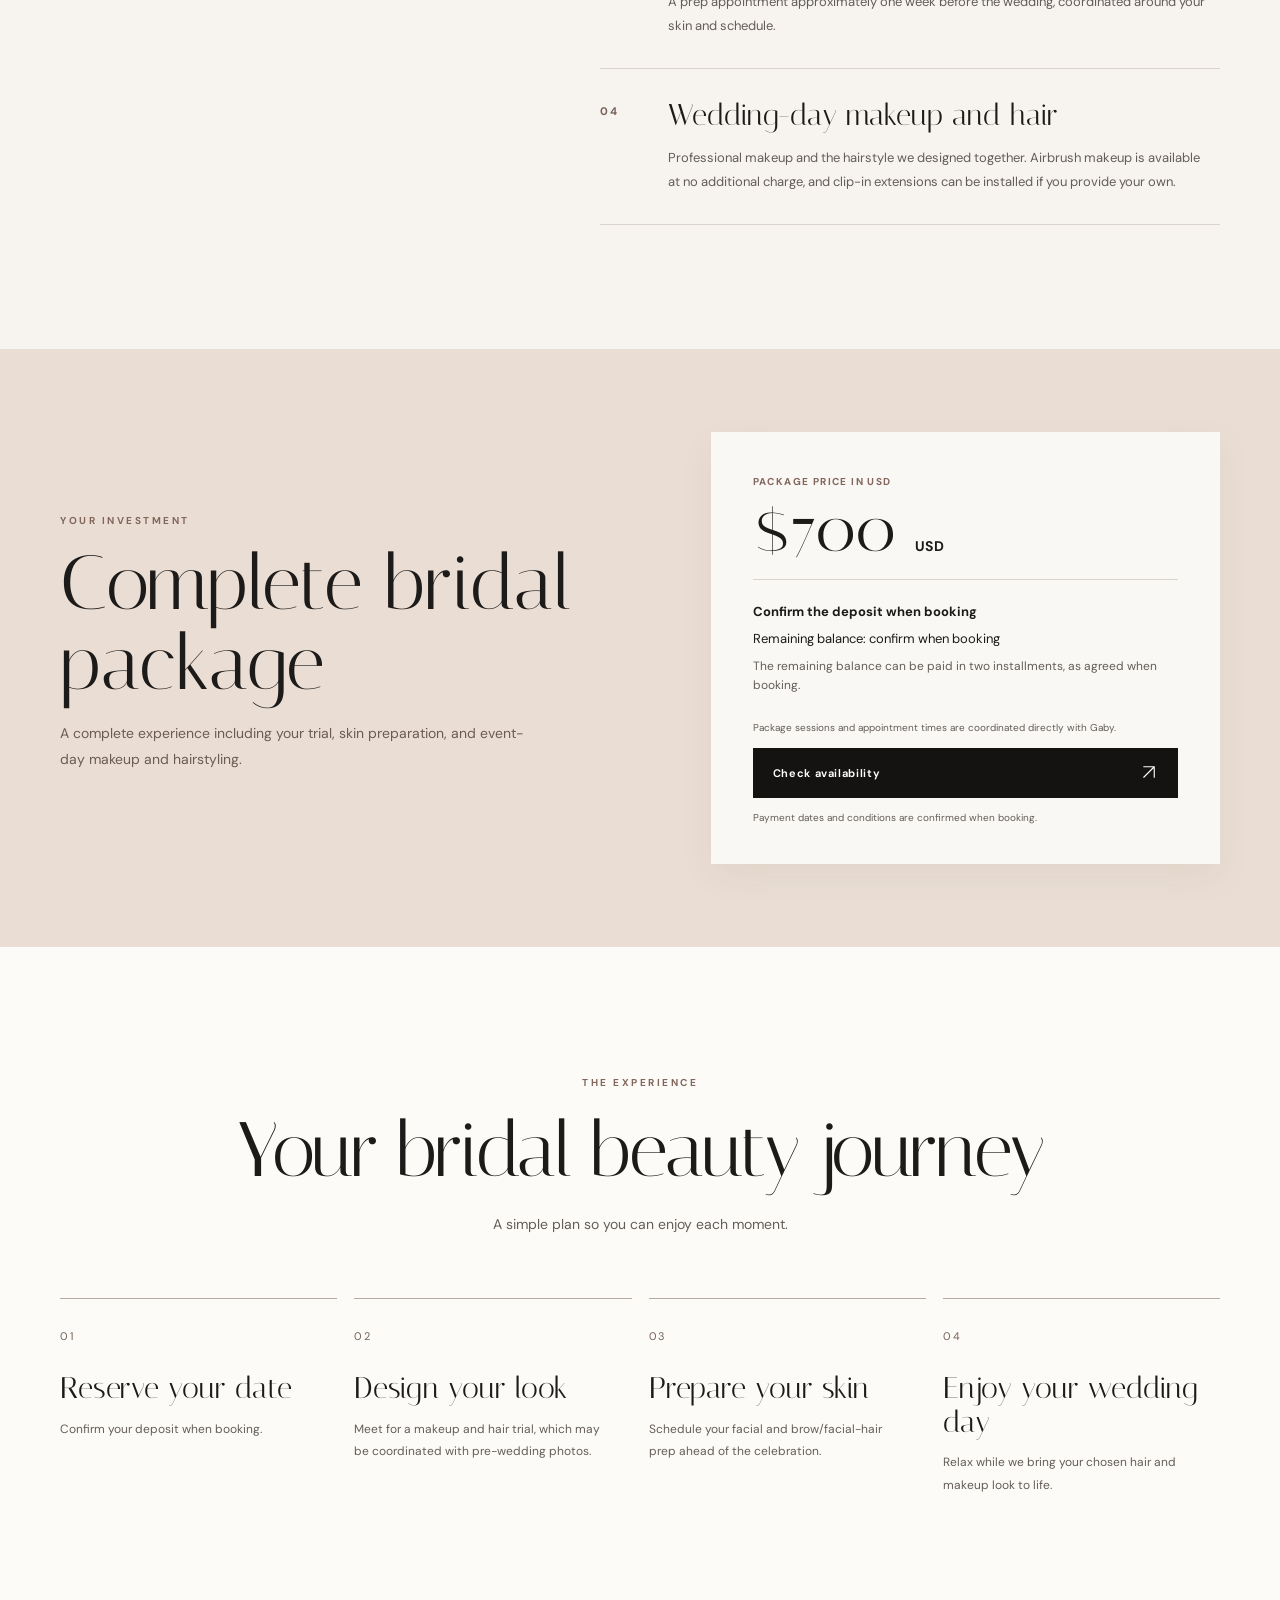
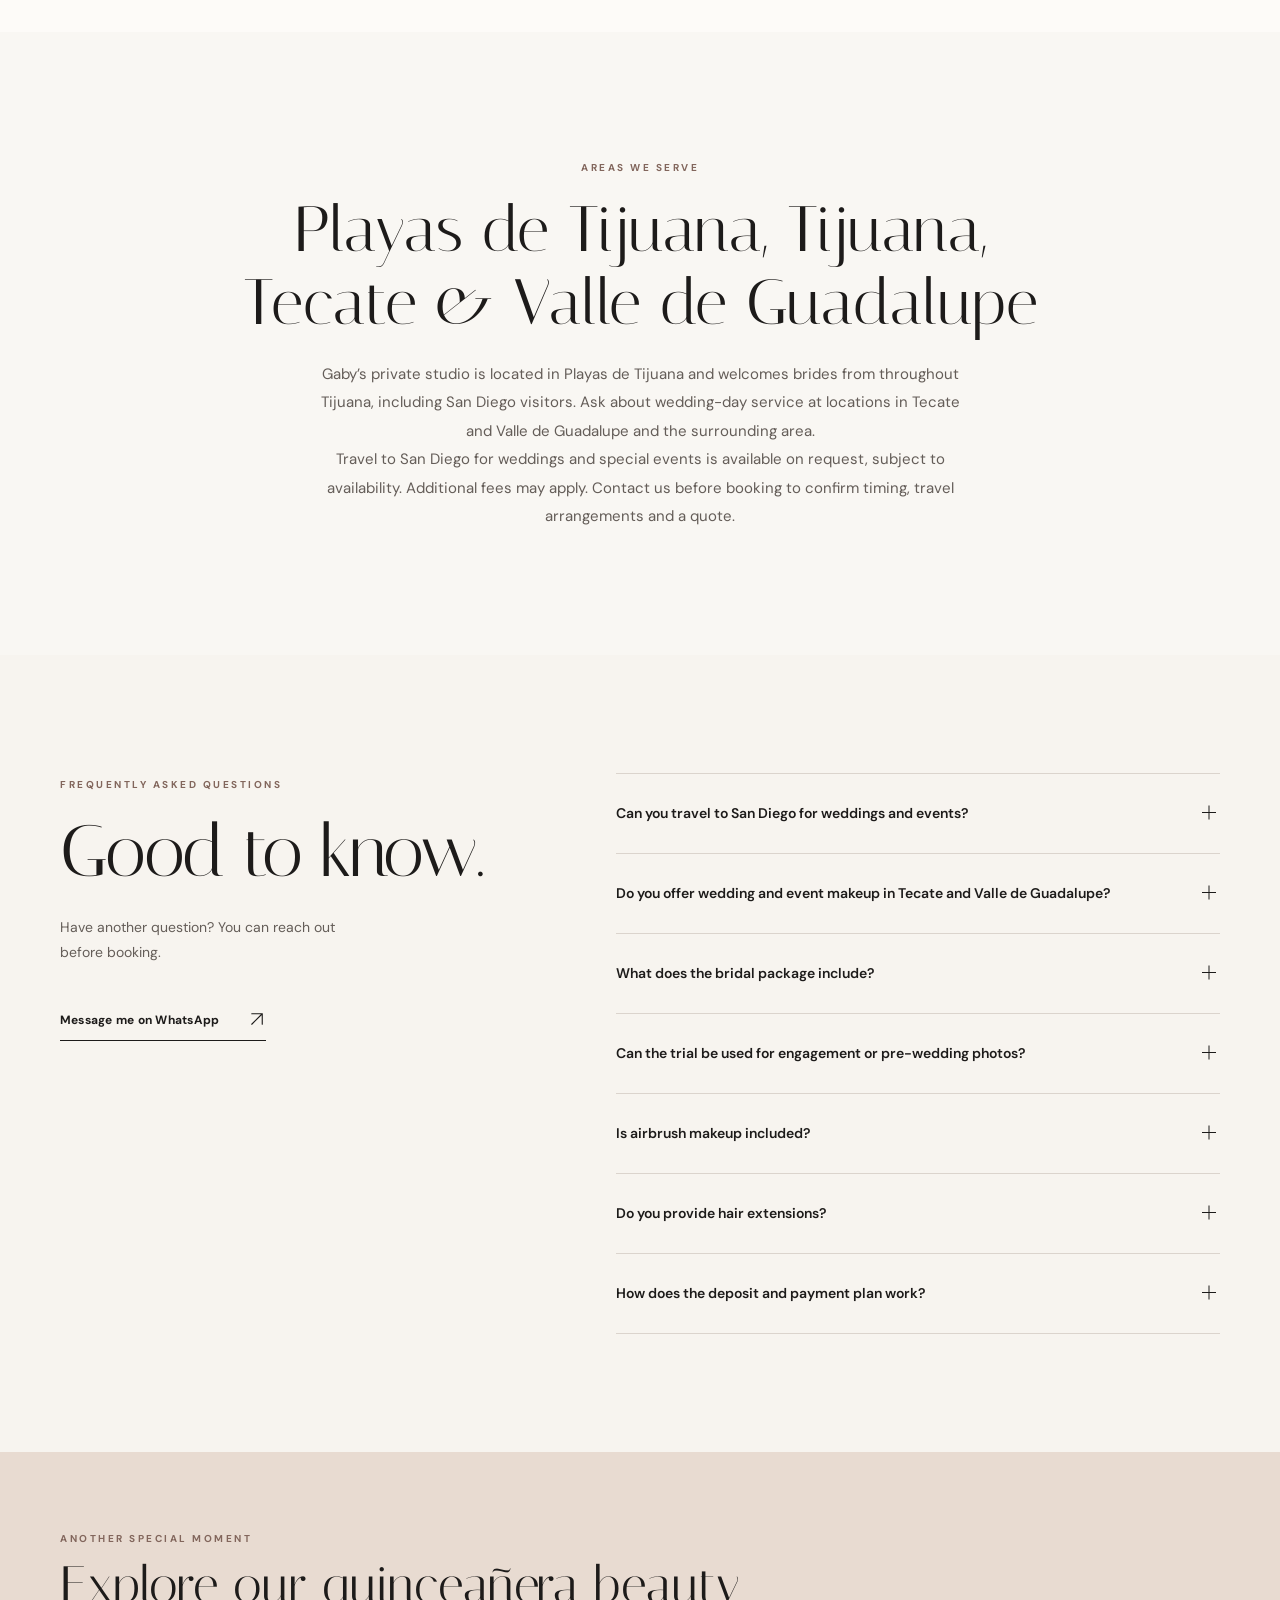
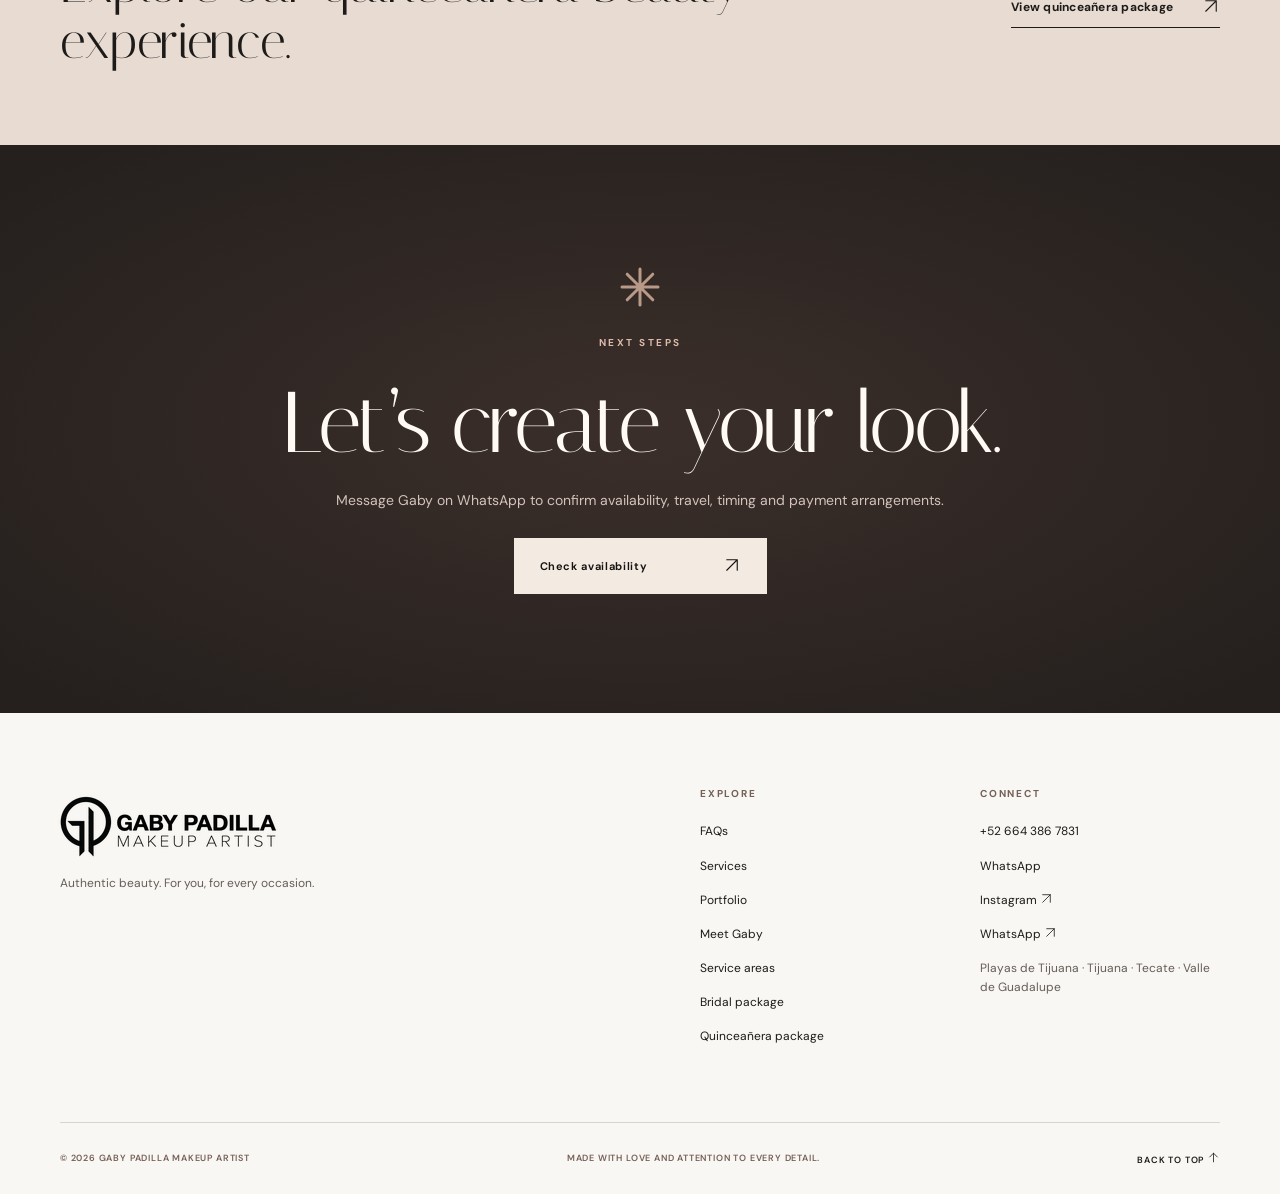
<file: en/bridal/index.html>
<!doctype html>

<html lang="en"><head>
<meta charset="utf-8"/><meta content="width=device-width, initial-scale=1" name="viewport"/><meta content="#f7f4ef" name="theme-color"/><meta name="robots" content="noindex, nofollow, noarchive"/><meta content="Bridal makeup and hair in Tijuana, Tecate and Valle de Guadalupe. Trial, skin preparation and wedding-day styling. $700 USD; fixed USD pricing." name="description"/><title>Bridal Makeup and Hair in Tijuana | Gaby Padilla</title>
<link href="../../assets/images/favicon.png" rel="icon" type="image/png"/><link rel="preload" href="../../assets/fonts/rP2Yp2ywxg089UriI5-g4vlH9VoD8Cmcqbu6-K6h9Q.woff2" as="font" type="font/woff2" crossorigin>
<link rel="preload" href="../../assets/fonts/QldNNTtLsx4E__B0XQmWaXw.woff2" as="font" type="font/woff2" crossorigin>
<link href="../../styles.css?v=gmb-20261104" rel="stylesheet"/>
<meta content="website" property="og:type"/><meta content="Gaby Padilla Makeup Artist" property="og:site_name"/><meta content="en_US" property="og:locale"/><meta content="Bridal Makeup and Hair in Tijuana | Gaby Padilla" property="og:title"/><meta content="Bridal makeup and hair in Tijuana, Tecate and Valle de Guadalupe. Trial, skin preparation and wedding-day styling. $700 USD; fixed USD pricing." property="og:description"/><meta content="summary_large_image" name="twitter:card"/><meta content="Bridal Makeup and Hair in Tijuana | Gaby Padilla" name="twitter:title"/><meta content="Bridal makeup and hair in Tijuana, Tecate and Valle de Guadalupe. Trial, skin preparation and wedding-day styling. $700 USD; fixed USD pricing." name="twitter:description"/><script id="service-schema" type="application/ld+json">{"@context":"https://schema.org","@type":"Service","name":"Complete bridal package","description":"Bridal makeup and hair in Tijuana, Tecate and Valle de Guadalupe. Trial, skin preparation and wedding-day styling. $700 USD; fixed USD pricing.","serviceType":"Bridal makeup and hairstyling","provider":{"@type":"BeautySalon","name":"Gaby Padilla Makeup Artist","sameAs":["https://www.instagram.com/gabypadillamakeup/"],"@id":"https://gabypadillamakeup.com/#business"},"areaServed":[{"@type":"Place","name":"Playas de Tijuana, Baja California, México"},{"@type":"City","name":"Tijuana, Baja California, México"},{"@type":"Place","name":"Valle de Guadalupe, Baja California, México"},{"@type":"City","name":"Tecate, Baja California, México"}],"offers":{"@type":"Offer","price":"700","priceCurrency":"USD","url":"https://wa.me/526643867831?text=Hi%20Gaby!%20I'm%20interested%20in%20Bridal%20makeup%20and%20hairstyling%20(%24700%20USD).%20Could%20you%20please%20help%20me%20check%20availability%3F%20Thank%20you!"},"@id":"https://gabypadillamakeup.com/en/bridal/#service","url":"https://gabypadillamakeup.com/en/bridal/"}</script>
<!-- Launch script inserts verified absolute canonical, hreflang and OG URLs. -->








<link rel="canonical" href="https://gabypadillamakeup.com/en/bridal/">
<link rel="alternate" hreflang="es-MX" href="https://gabypadillamakeup.com/novias/">
<link rel="alternate" hreflang="en" href="https://gabypadillamakeup.com/en/bridal/">
<link rel="alternate" hreflang="x-default" href="https://gabypadillamakeup.com/novias/">
<meta property="og:url" content="https://gabypadillamakeup.com/en/bridal/">
<meta property="og:image" content="https://gabypadillamakeup.com/assets/images/gaby-padilla-social-share.jpg">
<meta name="twitter:image" content="https://gabypadillamakeup.com/assets/images/gaby-padilla-social-share.jpg">
<script id="faq-schema" type="application/ld+json">{"@context":"https://schema.org","@type":"FAQPage","inLanguage":"en","mainEntity":[{"@type":"Question","name":"Can you travel to San Diego for weddings and events?","acceptedAnswer":{"@type":"Answer","text":"Absolutely! I welcome clients visiting Tijuana from San Diego. I can also travel to San Diego for weddings and special events on request, subject to availability. Additional fees may apply. Please message me on WhatsApp before booking to confirm your location, timing and travel quote."}},{"@type":"Question","name":"Do you offer wedding and event makeup in Tecate and Valle de Guadalupe?","acceptedAnswer":{"@type":"Answer","text":"Yes. I offer on-location bridal makeup and hairstyling in Tecate, Valle de Guadalupe and other areas of Tijuana. Contact me before booking to confirm availability, timing, travel and any additional charges."}},{"@type":"Question","name":"What does the bridal package include?","acceptedAnswer":{"@type":"Answer","text":"Makeup and hair trial, Hydrafacial + microdermabrasion facial, facial hair removal and eyebrow shaping, and wedding-day makeup and hairstyling."}},{"@type":"Question","name":"Can the trial be used for engagement or pre-wedding photos?","acceptedAnswer":{"@type":"Answer","text":"Yes. The trial can be planned around your pre-wedding photos, depending on scheduling availability."}},{"@type":"Question","name":"Is airbrush makeup included?","acceptedAnswer":{"@type":"Answer","text":"Yes. You can choose airbrush makeup as part of the bridal package at no extra cost."}},{"@type":"Question","name":"Do you provide hair extensions?","acceptedAnswer":{"@type":"Answer","text":"If you already own clip-in extensions, installation is included. Hair extensions themselves are not included."}},{"@type":"Question","name":"How does the deposit and payment plan work?","acceptedAnswer":{"@type":"Answer","text":"The total is $700 USD. Reserve with a deposit and pay the remaining balance in two installments. Confirm payment due dates when booking."}}]}</script>
</head><body><a class="skip-link" href="#main">Skip to content</a>
<div class="topline">
<span>MAKEUP · SKIN · BEAUTY — PLAYAS DE TIJUANA</span>
<span class="topline-right">BY APPOINTMENT ONLY</span>
</div><header class="site-header" id="home">
<div class="header-inner container-wide">
<a aria-label="Gaby Padilla Makeup Artist" class="brand" href="../">
<img alt="Gaby Padilla Makeup Artist logo" decoding="async" height="240" sizes="240px" src="../../assets/images/gaby-padilla-logo-responsive-480.webp" srcset="../../assets/images/gaby-padilla-logo-responsive-240.webp 240w, ../../assets/images/gaby-padilla-logo-responsive-480.webp 480w, ../../assets/images/gaby-padilla-logo-responsive-720.webp 720w, ../../assets/images/gaby-padilla-logo.png 2172w" width="720"/>
</a>
<nav aria-label="Main navigation" class="nav" id="primary-nav"><a href="../">Home</a><a href="../bridal/" aria-current="page">Bridal</a><a href="../quinceanera/">Quinceañera</a><a href="../#servicios">Services</a><a href="../#portafolio">Portfolio</a><a href="../#gaby">Meet Gaby</a><a href="../../tienda/?lang=en">Shop</a></nav>
<div class="header-actions">
<a aria-label="ES, cambiar a español" class="lang-switch" href="../../novias/" hreflang="es-MX" id="lang-switch" lang="es-MX">ES <img class="language-globe" src="../../assets/icons/globe.svg" alt="" aria-hidden="true" width="20" height="20"/></a>
<a class="btn btn-dark header-book" data-booking="bridal" href="https://wa.me/526643867831?text=Hi%20Gaby!%20I'm%20interested%20in%20Bridal%20makeup%20and%20hairstyling%20(%24700%20USD).%20Could%20you%20please%20help%20me%20check%20availability%3F%20Thank%20you!" rel="noopener noreferrer" target="_blank"><span>Check availability</span><span aria-hidden="true"><svg class="icon icon-arrow-up-right" viewBox="0 0 24 24" width="24" height="24" fill="none" stroke="currentColor" stroke-width="1.5" stroke-linecap="round" stroke-linejoin="round" aria-hidden="true" focusable="false"><path d="M5 19 19 5M5 5h14v14"/></svg></span></a>
</div>
<button aria-controls="mobile-menu" aria-expanded="false" aria-label="Open menu" class="menu-toggle" id="menu-toggle" type="button"><span></span><span></span></button>
</div>
<nav aria-label="Mobile navigation" class="mobile-menu" hidden="" id="mobile-menu"><div class="mobile-menu-top"><div class="mobile-menu-brand"><img alt="Gaby Padilla Makeup Artist" decoding="async" height="240" sizes="240px" src="../../assets/images/gaby-padilla-logo-responsive-480.webp" srcset="../../assets/images/gaby-padilla-logo-responsive-240.webp 240w, ../../assets/images/gaby-padilla-logo-responsive-480.webp 480w, ../../assets/images/gaby-padilla-logo-responsive-720.webp 720w, ../../assets/images/gaby-padilla-logo.png 2172w" width="720"/></div><button class="mobile-menu-close" id="menu-close" type="button" aria-label="Close menu"><span>Close</span><svg class="icon" viewBox="0 0 24 24" width="24" height="24" fill="none" stroke="currentColor" stroke-width="1.5" stroke-linecap="round" aria-hidden="true" focusable="false"><path d="m6 6 12 12M6 18 18 6"/></svg></button></div><a href="../">Home</a><a href="../bridal/" aria-current="page">Bridal</a><a href="../quinceanera/">Quinceañera</a><a href="../#servicios">Services</a><a href="../#portafolio">Portfolio</a><a href="../#gaby">Meet Gaby</a><a href="../#preguntas">FAQs</a><a data-booking="bridal" href="https://wa.me/526643867831?text=Hi%20Gaby!%20I'm%20interested%20in%20Bridal%20makeup%20and%20hairstyling%20(%24700%20USD).%20Could%20you%20please%20help%20me%20check%20availability%3F%20Thank%20you!" target="_blank" rel="noopener noreferrer">Check availability</a><a href="../../tienda/?lang=en">Shop</a></nav>
</header>
<main class="detail-main" id="main">
<nav aria-label="Breadcrumb" class="crumbs container"><a href="../">Home</a><span aria-hidden="true">/</span><span aria-current="page">Complete bridal package</span></nav>
<section aria-labelledby="service-heading" class="detail-hero"><div class="detail-hero-content"><div class="detail-hero-inner"><span class="eyebrow">BRIDAL BEAUTY · TIJUANA · TECATE · VALLE DE GUADALUPE</span><h1 id="service-heading">Bridal makeup and hairstyling in Tijuana</h1><p class="detail-hero-lead">Your wedding look should feel like you—only more unforgettable.</p><p class="detail-hero-description">A thoughtful beauty experience from your makeup and hair trial to the wedding day itself, with skin preparation and personalized finishing details.</p><div class="detail-hero-actions"><a class="btn btn-dark btn-large" data-booking="bridal" href="https://wa.me/526643867831?text=Hi%20Gaby!%20I'm%20interested%20in%20Bridal%20makeup%20and%20hairstyling%20(%24700%20USD).%20Could%20you%20please%20help%20me%20check%20availability%3F%20Thank%20you!" rel="noopener noreferrer" target="_blank">Check availability <span aria-hidden="true"><svg class="icon icon-arrow-up-right" viewBox="0 0 24 24" width="24" height="24" fill="none" stroke="currentColor" stroke-width="1.5" stroke-linecap="round" stroke-linejoin="round" aria-hidden="true" focusable="false"><path d="M5 19 19 5M5 5h14v14"/></svg></span></a><span class="detail-price-tag">$700 <small>USD</small></span></div><div class="detail-hero-trust"><svg class="icon icon-sparkle" viewBox="0 0 24 24" width="24" height="24" fill="none" stroke="currentColor" stroke-width="1.5" stroke-linecap="round" stroke-linejoin="round" aria-hidden="true" focusable="false"><path d="m12 2 2.6 7.4L22 12l-7.4 2.6L12 22l-2.6-7.4L2 12l7.4-2.6Z"/></svg> 20 YEARS OF EXPERIENCE   ·   PLAYAS DE TIJUANA</div></div></div><div class="detail-hero-visual"><img alt="Gaby Padilla applying professional makeup with the Baja California vineyards in the background" class="detail-hero-photo" decoding="async" fetchpriority="high" height="1671" sizes="(max-width: 600px) 100vw, 49vw" src="../../assets/images/gaby-padilla-maquillaje-evento-entre-vinedos.webp" srcset="../../assets/images/gaby-padilla-maquillaje-evento-entre-vinedos-responsive-480.webp 480w, ../../assets/images/gaby-padilla-maquillaje-evento-entre-vinedos-responsive-768.webp 768w, ../../assets/images/gaby-padilla-maquillaje-evento-entre-vinedos.webp 941w" width="941"/><span class="detail-hero-image-label">GABY PADILLA / MAKEUP ARTIST</span></div></section>
<div class="detail-band"><span>MAKEUP &amp; HAIR · SKIN PREP · PERSONALIZED EXPERIENCE</span></div>
<section aria-labelledby="gallery-heading" class="section detail-gallery bridal-showcase" data-portfolio-set data-initial-count="6" id="maquillaje-novias"><div class="container"><div class="detail-gallery-heading"><span class="eyebrow">BRIDAL MAKEUP · THE PORTFOLIO</span><h2 id="gallery-heading">Brides, beautifully themselves.</h2><p>Makeup that complements your style and celebrates what makes you unique. A closer look at our brides and their getting-ready moments.</p><span class="bridal-gallery-hint">Select a photo to explore the gallery.</span></div><div class="bridal-look-grid"><figure class="bridal-look"><a href="../../assets/images/novia-retoque-maquillaje-vestido-blanco-1400.webp" aria-label="View photo: The final brushstroke"><img alt="Gaby applying a finishing touch to a bride in a white wedding dress" decoding="async" height="1403" loading="lazy" sizes="(max-width: 600px) calc((100vw - 50px) / 2), (max-width: 1100px) calc((100vw - 88px) / 2), 570px" src="../../assets/images/novia-retoque-maquillaje-vestido-blanco-1400.webp" srcset="../../assets/images/novia-retoque-maquillaje-vestido-blanco-640.webp 640w, ../../assets/images/novia-retoque-maquillaje-vestido-blanco-1400.webp 1121w" style="--photo-ratio:1121 / 1403" width="1121"/></a><figcaption><span>01</span>The final brushstroke</figcaption></figure><figure class="bridal-look"><a href="../../assets/images/novia-maquillaje-calido-coleta-ondas-1400.webp" aria-label="View photo: Warm tones, effortless elegance"><img alt="Bridal makeup in warm tones with a waved ponytail and white satin robe" decoding="async" height="1484" loading="lazy" sizes="(max-width: 600px) calc((100vw - 50px) / 2), (max-width: 1100px) calc((100vw - 88px) / 2), 570px" src="../../assets/images/novia-maquillaje-calido-coleta-ondas-1400.webp" srcset="../../assets/images/novia-maquillaje-calido-coleta-ondas-640.webp 640w, ../../assets/images/novia-maquillaje-calido-coleta-ondas-1400.webp 1060w" style="--photo-ratio:1060 / 1484" width="1060"/></a><figcaption><span>02</span>Warm tones, effortless elegance</figcaption></figure><figure class="bridal-look"><a href="../../assets/images/novia-preparacion-maquillaje-peinado-ondas-1400.webp" aria-label="View photo: Beauty in the making"><img alt="Bride receiving eye makeup and hairstyling during wedding preparations" decoding="async" height="1402" loading="lazy" sizes="(max-width: 600px) calc((100vw - 50px) / 2), (max-width: 1100px) calc((100vw - 88px) / 2), 570px" src="../../assets/images/novia-preparacion-maquillaje-peinado-ondas-1400.webp" srcset="../../assets/images/novia-preparacion-maquillaje-peinado-ondas-640.webp 640w, ../../assets/images/novia-preparacion-maquillaje-peinado-ondas-1400.webp 1122w" style="--photo-ratio:1122 / 1402" width="1122"/></a><figcaption><span>03</span>Beauty in the making</figcaption></figure><figure class="bridal-look"><a href="../../assets/images/novia-maquillaje-suave-ondas-perlas-1400.webp" aria-label="View photo: Soft glam, timeless waves"><img alt="Bride with soft makeup, dark waves and pearl earrings in a white satin robe" decoding="async" height="1448" loading="lazy" sizes="(max-width: 600px) calc((100vw - 50px) / 2), (max-width: 1100px) calc((100vw - 88px) / 2), 570px" src="../../assets/images/novia-maquillaje-suave-ondas-perlas-1400.webp" srcset="../../assets/images/novia-maquillaje-suave-ondas-perlas-640.webp 640w, ../../assets/images/novia-maquillaje-suave-ondas-perlas-1400.webp 1086w" style="--photo-ratio:1086 / 1448" width="1086"/></a><figcaption><span>04</span>Soft glam, timeless waves</figcaption></figure><figure class="bridal-look"><a href="../../assets/images/novia-maquillaje-luminoso-1200.webp" target="_blank" rel="noopener" aria-label="View full photo: Luminous skin, defined eyes"><img alt="Bride with luminous makeup, rosy lips and an updo with a veil" decoding="async" height="1800" loading="lazy" sizes="(max-width: 600px) calc((100vw - 50px) / 2), (max-width: 1100px) calc((100vw - 88px) / 2), 570px" src="../../assets/images/novia-maquillaje-luminoso-1200.webp" srcset="../../assets/images/novia-maquillaje-luminoso-640.webp 640w, ../../assets/images/novia-maquillaje-luminoso-1200.webp 1060w" width="1060"/></a><figcaption><span>05</span>Luminous skin, defined eyes</figcaption></figure><figure class="bridal-look bridal-look-wide"><a href="../../assets/images/gaby-padilla-retoques-maquillaje-novia-1200.webp" target="_blank" rel="noopener" aria-label="View full photo: The finishing touches, thoughtfully applied"><img alt="Gaby Padilla applying the finishing makeup touches to a bride" decoding="async" height="800" loading="lazy" sizes="(max-width: 600px) calc((100vw - 50px) / 2), (max-width: 1100px) calc((100vw - 88px) / 2), 570px" src="../../assets/images/gaby-padilla-retoques-maquillaje-novia-1200.webp" srcset="../../assets/images/gaby-padilla-retoques-maquillaje-novia-640.webp 640w, ../../assets/images/gaby-padilla-retoques-maquillaje-novia-1200.webp 1200w" width="1200"/></a><figcaption><span>06</span>The finishing touches, thoughtfully applied</figcaption></figure></div><div class="gallery-expansion-controls"><button type="button" class="btn btn-dark gallery-toggle" data-gallery-toggle data-show-label="Show me more bridal photos" data-hide-label="Show fewer bridal photos" aria-expanded="false" aria-controls="more-bridal-photos" hidden><span>Show me more bridal photos</span><svg class="icon" viewBox="0 0 24 24" width="24" height="24" fill="none" stroke="currentColor" stroke-width="1.5" stroke-linecap="round" stroke-linejoin="round" aria-hidden="true" focusable="false"><path d="M12 4v16m-7-7 7 7 7-7"/></svg></button><p class="gallery-visible-count" data-gallery-summary aria-live="polite">Showing 6 of 15 bridal photos</p></div><div class="gallery-more" id="more-bridal-photos"><div class="bridal-look-grid"><figure class="bridal-look"><a href="../../assets/images/novia-maquillaje-natural-velo-ramo-1400-editado.webp" aria-label="View photo: Bridal beauty, softly defined"><img alt="Bride wearing a veil and embroidered dress with a flower bouquet" decoding="async" height="2000" loading="lazy" sizes="(max-width: 600px) calc((100vw - 50px) / 2), (max-width: 1100px) calc((100vw - 88px) / 2), 570px" src="../../assets/images/novia-maquillaje-natural-velo-ramo-1400-editado.webp" srcset="../../assets/images/novia-maquillaje-natural-velo-ramo-640-editado.webp 640w, ../../assets/images/novia-maquillaje-natural-velo-ramo-1400-editado.webp 1200w" style="--photo-ratio:1200 / 2000" width="1200"/></a><figcaption><span>07</span>Bridal beauty, softly defined</figcaption></figure><figure class="bridal-look"><a href="../../assets/images/novia-velo-luz-natural-1200.webp" target="_blank" rel="noopener" aria-label="View full photo: A moment just for you"><img alt="Bride wearing a veil and white wedding dress beside a sunlit window" decoding="async" height="1672" loading="lazy" sizes="(max-width: 600px) calc((100vw - 50px) / 2), (max-width: 1100px) calc((100vw - 88px) / 2), 570px" src="../../assets/images/novia-velo-luz-natural-1200.webp" srcset="../../assets/images/novia-velo-luz-natural-640.webp 640w, ../../assets/images/novia-velo-luz-natural-1200.webp 941w" width="941"/></a><figcaption><span>08</span>A moment just for you</figcaption></figure><figure class="bridal-look"><a href="../../assets/images/preparacion-novia-velo-blanco-negro-1400-recropped.webp" aria-label="View photo: Before the veil"><img alt="Black-and-white bridal getting-ready moment with a veil beside a window" decoding="async" height="1400" loading="lazy" sizes="(max-width: 600px) calc((100vw - 50px) / 2), (max-width: 1100px) calc((100vw - 88px) / 2), 570px" src="../../assets/images/preparacion-novia-velo-blanco-negro-1400-recropped.webp" srcset="../../assets/images/preparacion-novia-velo-blanco-negro-640-recropped.webp 640w, ../../assets/images/preparacion-novia-velo-blanco-negro-1400-recropped.webp 1400w" style="--photo-ratio:1400 / 1400" width="1400"/></a><figcaption><span>09</span>Before the veil</figcaption></figure><figure class="bridal-look"><a href="../../assets/images/gaby-padilla-retoque-maquillaje-novia-velo-1400-recropped.webp" aria-label="View photo: The final touch before I do"><img alt="Gaby Padilla touching up makeup on a bride wearing a veil and lace dress" decoding="async" height="896" loading="lazy" sizes="(max-width: 600px) calc((100vw - 50px) / 2), (max-width: 1100px) calc((100vw - 88px) / 2), 570px" src="../../assets/images/gaby-padilla-retoque-maquillaje-novia-velo-1400-recropped.webp" srcset="../../assets/images/gaby-padilla-retoque-maquillaje-novia-velo-640-recropped.webp 640w, ../../assets/images/gaby-padilla-retoque-maquillaje-novia-velo-1400-recropped.webp 1121w" style="--photo-ratio:1121 / 896" width="1121"/></a><figcaption><span>10</span>The final touch before I do</figcaption></figure><figure class="bridal-look"><a href="../../assets/images/novia-maquillaje-tonos-rosados-1200.webp" target="_blank" rel="noopener" aria-label="View full photo: Soft tones, authentic beauty"><img alt="Rosy makeup with defined lashes and softly waved hair" decoding="async" height="1800" loading="lazy" sizes="(max-width: 600px) calc((100vw - 50px) / 2), (max-width: 1100px) calc((100vw - 88px) / 2), 570px" src="../../assets/images/novia-maquillaje-tonos-rosados-1200.webp" srcset="../../assets/images/novia-maquillaje-tonos-rosados-640.webp 640w, ../../assets/images/novia-maquillaje-tonos-rosados-1200.webp 1014w" width="1014"/></a><figcaption><span>11</span>Soft tones, authentic beauty</figcaption></figure><figure class="bridal-look"><a href="../../assets/images/novia-maquillaje-calido-ondas-suaves-1400.webp" aria-label="View photo: Warm tones &amp; soft waves"><img alt="Warm-toned bridal makeup with soft waves" decoding="async" height="1403" loading="lazy" sizes="(max-width: 600px) calc((100vw - 50px) / 2), (max-width: 1100px) calc((100vw - 88px) / 2), 570px" src="../../assets/images/novia-maquillaje-calido-ondas-suaves-1400.webp" srcset="../../assets/images/novia-maquillaje-calido-ondas-suaves-640.webp 640w, ../../assets/images/novia-maquillaje-calido-ondas-suaves-1400.webp 1121w" style="--photo-ratio:1121 / 1403" width="1121"/></a><figcaption><span>12</span>Warm tones &amp; soft waves</figcaption></figure><figure class="bridal-look"><a href="../../assets/images/novia-maquillaje-vestido-encaje-ramo-1400.webp" aria-label="View photo: A look made for your moment"><img alt="Bride in a short lace dress with an updo and bouquet beside the water" decoding="async" height="1403" loading="lazy" sizes="(max-width: 600px) calc((100vw - 50px) / 2), (max-width: 1100px) calc((100vw - 88px) / 2), 570px" src="../../assets/images/novia-maquillaje-vestido-encaje-ramo-1400.webp" srcset="../../assets/images/novia-maquillaje-vestido-encaje-ramo-640.webp 640w, ../../assets/images/novia-maquillaje-vestido-encaje-ramo-1400.webp 1121w" style="--photo-ratio:1121 / 1403" width="1121"/></a><figcaption><span>13</span>A look made for your moment</figcaption></figure><figure class="bridal-look"><a href="../../assets/images/novia-maquillaje-rosado-recogido-textura-1400-recropped.webp" aria-label="View photo: Rosy glow &amp; a textured updo"><img alt="Close-up of rosy makeup with a textured updo and pearl earrings" decoding="async" height="1121" loading="lazy" sizes="(max-width: 600px) calc((100vw - 50px) / 2), (max-width: 1100px) calc((100vw - 88px) / 2), 570px" src="../../assets/images/novia-maquillaje-rosado-recogido-textura-1400-recropped.webp" srcset="../../assets/images/novia-maquillaje-rosado-recogido-textura-640-recropped.webp 640w, ../../assets/images/novia-maquillaje-rosado-recogido-textura-1400-recropped.webp 1121w" style="--photo-ratio:1121 / 1121" width="1121"/></a><figcaption><span>14</span>Rosy glow &amp; a textured updo</figcaption></figure><figure class="bridal-look"><a href="../../assets/images/gaby-padilla-maquillaje-novia-ultimos-retoques-1400.webp" aria-label="View photo: Finishing touches, shared moments"><img alt="Gaby Padilla applying the final makeup touches to a bride" decoding="async" height="1403" loading="lazy" sizes="(max-width: 600px) calc((100vw - 50px) / 2), (max-width: 1100px) calc((100vw - 88px) / 2), 570px" src="../../assets/images/gaby-padilla-maquillaje-novia-ultimos-retoques-1400.webp" srcset="../../assets/images/gaby-padilla-maquillaje-novia-ultimos-retoques-640.webp 640w, ../../assets/images/gaby-padilla-maquillaje-novia-ultimos-retoques-1400.webp 1121w" style="--photo-ratio:1121 / 1403" width="1121"/></a><figcaption><span>15</span>Finishing touches, shared moments</figcaption></figure></div></div></div></section>
<section aria-labelledby="included-heading" class="section detail-intro-section"><div class="container detail-inclusion-layout"><div class="detail-inclusion-heading"><span class="eyebrow">COMPLETE BRIDAL PACKAGE</span><h2 id="included-heading">What’s <br/><em>included.</em></h2><p>Every detail is designed to help you feel confident, ready and completely yourself.</p></div><div class="detail-inclusions"><article class="detail-inclusion"><span class="detail-num">01</span><div><h3>Makeup and hair trial</h3><p>We plan your look together and refine the details. Your trial can be scheduled to coincide with pre-wedding photos, depending on availability.</p></div></article><article class="detail-inclusion"><span class="detail-num">02</span><div><h3>Skin-prep duo facial</h3><p>Includes Hydrafacial + microdermabrasion, scheduled according to your skin’s needs.</p></div></article><article class="detail-inclusion"><span class="detail-num">03</span><div><h3>Facial hair removal and brow shaping</h3><p>A prep appointment approximately one week before the wedding, coordinated around your skin and schedule.</p></div></article><article class="detail-inclusion"><span class="detail-num">04</span><div><h3>Wedding-day makeup and hair</h3><p>Professional makeup and the hairstyle we designed together. Airbrush makeup is available at no additional charge, and clip-in extensions can be installed if you provide your own.</p></div></article></div></div></section>
<section aria-label="Your investment" class="detail-price-section"><div class="container detail-price-layout"><div><span class="eyebrow">YOUR INVESTMENT</span><h2>Complete bridal package</h2><p>A complete experience including your trial, skin preparation, and event-day makeup and hairstyling.</p></div><div class="detail-price-card"><span>PACKAGE PRICE IN USD</span><strong>$700 <small>USD</small></strong><div class="price-rule"></div><p><b>Confirm the deposit when booking</b></p><p>Remaining balance: confirm when booking</p><small>The remaining balance can be paid in two installments, as agreed when booking.</small><span class="price-disclaimer booking-duration">Package sessions and appointment times are coordinated directly with Gaby.</span><a class="btn btn-dark" data-booking="bridal" href="https://wa.me/526643867831?text=Hi%20Gaby!%20I'm%20interested%20in%20Bridal%20makeup%20and%20hairstyling%20(%24700%20USD).%20Could%20you%20please%20help%20me%20check%20availability%3F%20Thank%20you!" rel="noopener noreferrer" target="_blank">Check availability <span aria-hidden="true"><svg class="icon icon-arrow-up-right" viewBox="0 0 24 24" width="24" height="24" fill="none" stroke="currentColor" stroke-width="1.5" stroke-linecap="round" stroke-linejoin="round" aria-hidden="true" focusable="false"><path d="M5 19 19 5M5 5h14v14"/></svg></span></a><span class="price-disclaimer">Payment dates and conditions are confirmed when booking.</span></div></div></section>
<section aria-labelledby="steps-heading" class="section detail-steps"><div class="container"><div class="section-heading centered"><span class="eyebrow">THE EXPERIENCE</span><h2 id="steps-heading">Your bridal beauty journey</h2><p>A simple plan so you can enjoy each moment.</p></div><div class="detail-step-grid"><article class="detail-step"><span>01</span><h3>Reserve your date</h3><p>Confirm your deposit when booking.</p></article><article class="detail-step"><span>02</span><h3>Design your look</h3><p>Meet for a makeup and hair trial, which may be coordinated with pre-wedding photos.</p></article><article class="detail-step"><span>03</span><h3>Prepare your skin</h3><p>Schedule your facial and brow/facial-hair prep ahead of the celebration.</p></article><article class="detail-step"><span>04</span><h3>Enjoy your wedding day</h3><p>Relax while we bring your chosen hair and makeup look to life.</p></article></div></div></section>

<section aria-labelledby="location-heading" class="section detail-location"><div class="container"><span class="eyebrow">AREAS WE SERVE</span><h2 id="location-heading">Playas de Tijuana, Tijuana, Tecate &amp; Valle de Guadalupe</h2><p>Gaby’s private studio is located in Playas de Tijuana and welcomes brides from throughout Tijuana, including San Diego visitors. Ask about wedding-day service at locations in Tecate and Valle de Guadalupe and the surrounding area.</p><p>Travel to San Diego for weddings and special events is available on request, subject to availability. Additional fees may apply. Contact us before booking to confirm timing, travel arrangements and a quote.</p></div></section>
<section aria-labelledby="detail-faq-heading" class="section faq-section detail-faq"><div class="container faq-layout"><div class="faq-intro"><span class="eyebrow">FREQUENTLY ASKED QUESTIONS</span><h2 id="detail-faq-heading">Good to know.</h2><p>Have another question? You can reach out before booking.</p><a class="text-arrow" href="https://wa.me/526643867831" rel="noopener noreferrer" target="_blank">Message me on WhatsApp <span aria-hidden="true"><svg class="icon icon-arrow-up-right" viewBox="0 0 24 24" width="24" height="24" fill="none" stroke="currentColor" stroke-width="1.5" stroke-linecap="round" stroke-linejoin="round" aria-hidden="true" focusable="false"><path d="M5 19 19 5M5 5h14v14"/></svg></span></a></div><div class="faq-items"><details><summary><span>Can you travel to San Diego for weddings and events?</span><span aria-hidden="true" class="plus-icon"></span></summary><p>Absolutely! I welcome clients visiting Tijuana from San Diego. I can also travel to San Diego for weddings and special events on request, subject to availability. Additional fees may apply. Please message me on WhatsApp before booking to confirm your location, timing and travel quote.</p></details><details><summary><span>Do you offer wedding and event makeup in Tecate and Valle de Guadalupe?</span><span aria-hidden="true" class="plus-icon"></span></summary><p>Yes. I offer on-location bridal makeup and hairstyling in Tecate, Valle de Guadalupe and other areas of Tijuana. Contact me before booking to confirm availability, timing, travel and any additional charges.</p></details><details><summary><span>What does the bridal package include?</span><span aria-hidden="true" class="plus-icon"></span></summary><p>Makeup and hair trial, Hydrafacial + microdermabrasion facial, facial hair removal and eyebrow shaping, and wedding-day makeup and hairstyling.</p></details><details><summary><span>Can the trial be used for engagement or pre-wedding photos?</span><span aria-hidden="true" class="plus-icon"></span></summary><p>Yes. The trial can be planned around your pre-wedding photos, depending on scheduling availability.</p></details><details><summary><span>Is airbrush makeup included?</span><span aria-hidden="true" class="plus-icon"></span></summary><p>Yes. You can choose airbrush makeup as part of the bridal package at no extra cost.</p></details><details><summary><span>Do you provide hair extensions?</span><span aria-hidden="true" class="plus-icon"></span></summary><p>If you already own clip-in extensions, installation is included. Hair extensions themselves are not included.</p></details><details><summary><span>How does the deposit and payment plan work?</span><span aria-hidden="true" class="plus-icon"></span></summary><p>The total is $700 USD. Reserve with a deposit and pay the remaining balance in two installments. Confirm payment due dates when booking.</p></details></div></div></section>
<section class="detail-related"><div class="container"><div><span class="eyebrow">ANOTHER SPECIAL MOMENT</span><h2>Explore our quinceañera beauty experience.</h2></div><a class="text-arrow" href="../quinceanera/">View quinceañera package <span aria-hidden="true"><svg class="icon icon-arrow-up-right" viewBox="0 0 24 24" width="24" height="24" fill="none" stroke="currentColor" stroke-width="1.5" stroke-linecap="round" stroke-linejoin="round" aria-hidden="true" focusable="false"><path d="M5 19 19 5M5 5h14v14"/></svg></span></a></div></section>
<section aria-labelledby="closing-heading" class="closing"><div class="closing-inner container"><div aria-hidden="true" class="closing-ornament"><svg class="icon icon-asterisk" viewBox="0 0 24 24" width="24" height="24" fill="none" stroke="currentColor" stroke-width="1.5" stroke-linecap="round" stroke-linejoin="round" aria-hidden="true" focusable="false"><path d="M12 3v18M3 12h18M5.6 5.6l12.8 12.8M5.6 18.4 18.4 5.6"/></svg></div><span class="eyebrow">NEXT STEPS</span><h2 id="closing-heading">Let’s create your look.</h2><p>Message Gaby on WhatsApp to confirm availability, travel, timing and payment arrangements.</p><a class="btn btn-cream btn-large" data-booking="bridal" href="https://wa.me/526643867831?text=Hi%20Gaby!%20I'm%20interested%20in%20Bridal%20makeup%20and%20hairstyling%20(%24700%20USD).%20Could%20you%20please%20help%20me%20check%20availability%3F%20Thank%20you!" rel="noopener noreferrer" target="_blank">Check availability <span aria-hidden="true"><svg class="icon icon-arrow-up-right" viewBox="0 0 24 24" width="24" height="24" fill="none" stroke="currentColor" stroke-width="1.5" stroke-linecap="round" stroke-linejoin="round" aria-hidden="true" focusable="false"><path d="M5 19 19 5M5 5h14v14"/></svg></span></a></div></section>
</main>
<footer class="footer"><div class="container"><div class="footer-top"><div class="footer-logo"><img alt="Gaby Padilla Makeup Artist logo" decoding="async" fetchpriority="low" height="240" loading="lazy" sizes="240px" src="../../assets/images/gaby-padilla-logo-responsive-480.webp" srcset="../../assets/images/gaby-padilla-logo-responsive-240.webp 240w, ../../assets/images/gaby-padilla-logo-responsive-480.webp 480w, ../../assets/images/gaby-padilla-logo-responsive-720.webp 720w, ../../assets/images/gaby-padilla-logo.png 2172w" width="720"/><p>Authentic beauty. For you, for every occasion.</p></div><div class="footer-link-block"><span>EXPLORE</span><a href="../#preguntas">FAQs</a><a href="../#servicios">Services</a><a href="../#portafolio">Portfolio</a><a href="../#gaby">Meet Gaby</a><a href="../#ubicaciones">Service areas</a><a href="../bridal/">Bridal package</a><a href="../quinceanera/">Quinceañera package</a></div><div class="footer-link-block"><span>CONNECT</span><a class="contact-phone" href="tel:+526643867831" aria-label="Call +52 664 386 7831">+52 664 386 7831</a><a href="https://wa.me/526643867831" target="_blank" rel="noopener noreferrer">WhatsApp</a><a href="https://www.instagram.com/gabypadillamakeup/" rel="noopener noreferrer" target="_blank">Instagram <svg class="icon icon-arrow-up-right" viewBox="0 0 24 24" width="24" height="24" fill="none" stroke="currentColor" stroke-width="1.5" stroke-linecap="round" stroke-linejoin="round" aria-hidden="true" focusable="false"><path d="M5 19 19 5M5 5h14v14"/></svg></a><a data-booking="bridal" href="https://wa.me/526643867831?text=Hi%20Gaby!%20I'm%20interested%20in%20Bridal%20makeup%20and%20hairstyling%20(%24700%20USD).%20Could%20you%20please%20help%20me%20check%20availability%3F%20Thank%20you!" rel="noopener noreferrer" target="_blank">WhatsApp <svg class="icon icon-arrow-up-right" viewBox="0 0 24 24" width="24" height="24" fill="none" stroke="currentColor" stroke-width="1.5" stroke-linecap="round" stroke-linejoin="round" aria-hidden="true" focusable="false"><path d="M5 19 19 5M5 5h14v14"/></svg></a><span>Playas de Tijuana · Tijuana · Tecate · Valle de Guadalupe</span></div></div><div class="footer-bottom"><span>© <span id="year">2026</span> GABY PADILLA MAKEUP ARTIST</span><span>MADE WITH LOVE AND ATTENTION TO EVERY DETAIL.</span><a href="../">BACK TO TOP <svg class="icon icon-arrow-up" viewBox="0 0 24 24" width="24" height="24" fill="none" stroke="currentColor" stroke-width="1.5" stroke-linecap="round" stroke-linejoin="round" aria-hidden="true" focusable="false"><path d="M12 20V4m-7 7 7-7 7 7"/></svg></a></div></div></footer><div aria-label="Reservations" class="mobile-booking-bar" hidden role="region">
<span>YOUR MOMENT STARTS HERE</span>
<a class="btn btn-dark" data-booking="bridal" href="https://wa.me/526643867831?text=Hi%20Gaby!%20I'm%20interested%20in%20Bridal%20makeup%20and%20hairstyling%20(%24700%20USD).%20Could%20you%20please%20help%20me%20check%20availability%3F%20Thank%20you!" rel="noopener noreferrer" target="_blank"><span>Check availability</span><span aria-hidden="true"><svg class="icon icon-arrow-up-right" viewBox="0 0 24 24" width="24" height="24" fill="none" stroke="currentColor" stroke-width="1.5" stroke-linecap="round" stroke-linejoin="round" aria-hidden="true" focusable="false"><path d="M5 19 19 5M5 5h14v14"/></svg></span></a>
</div><script defer="" src="../../script.js?v=booking-whatsapp-20261121"></script></body></html>
</file>
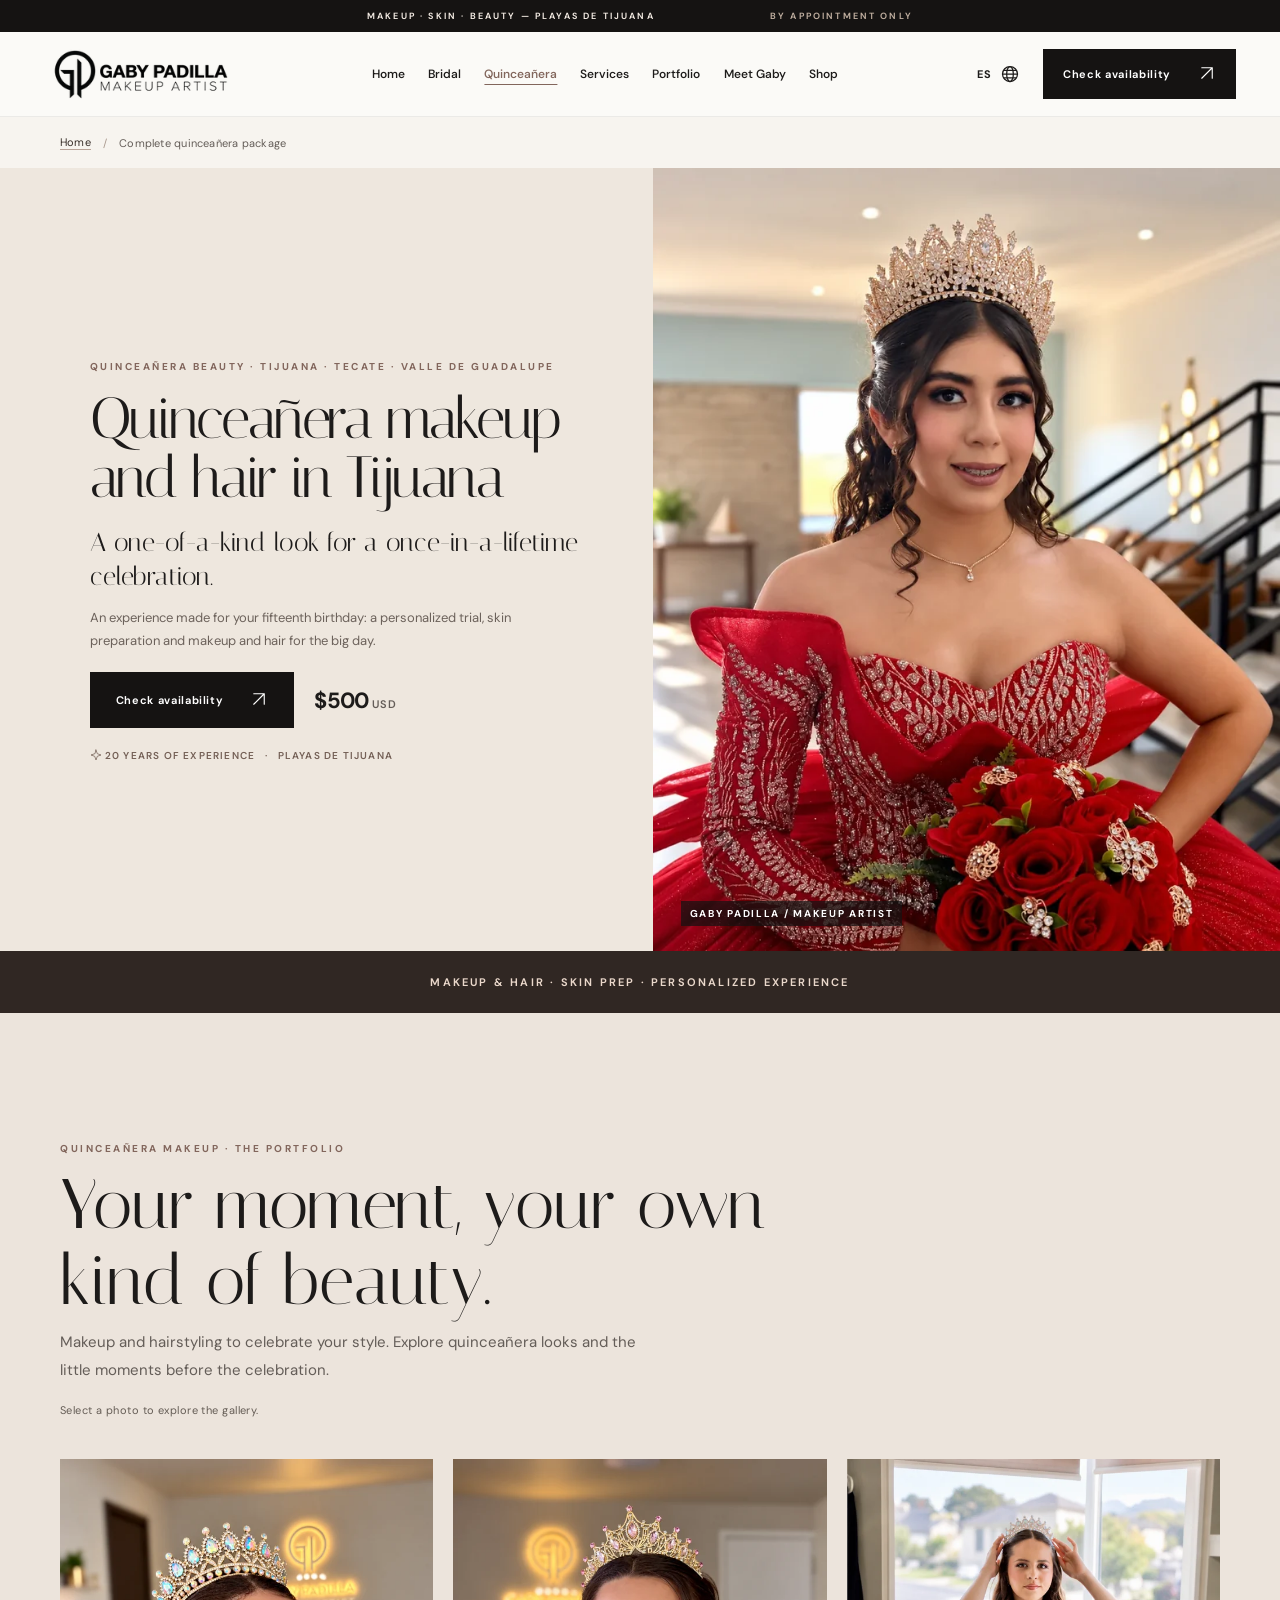
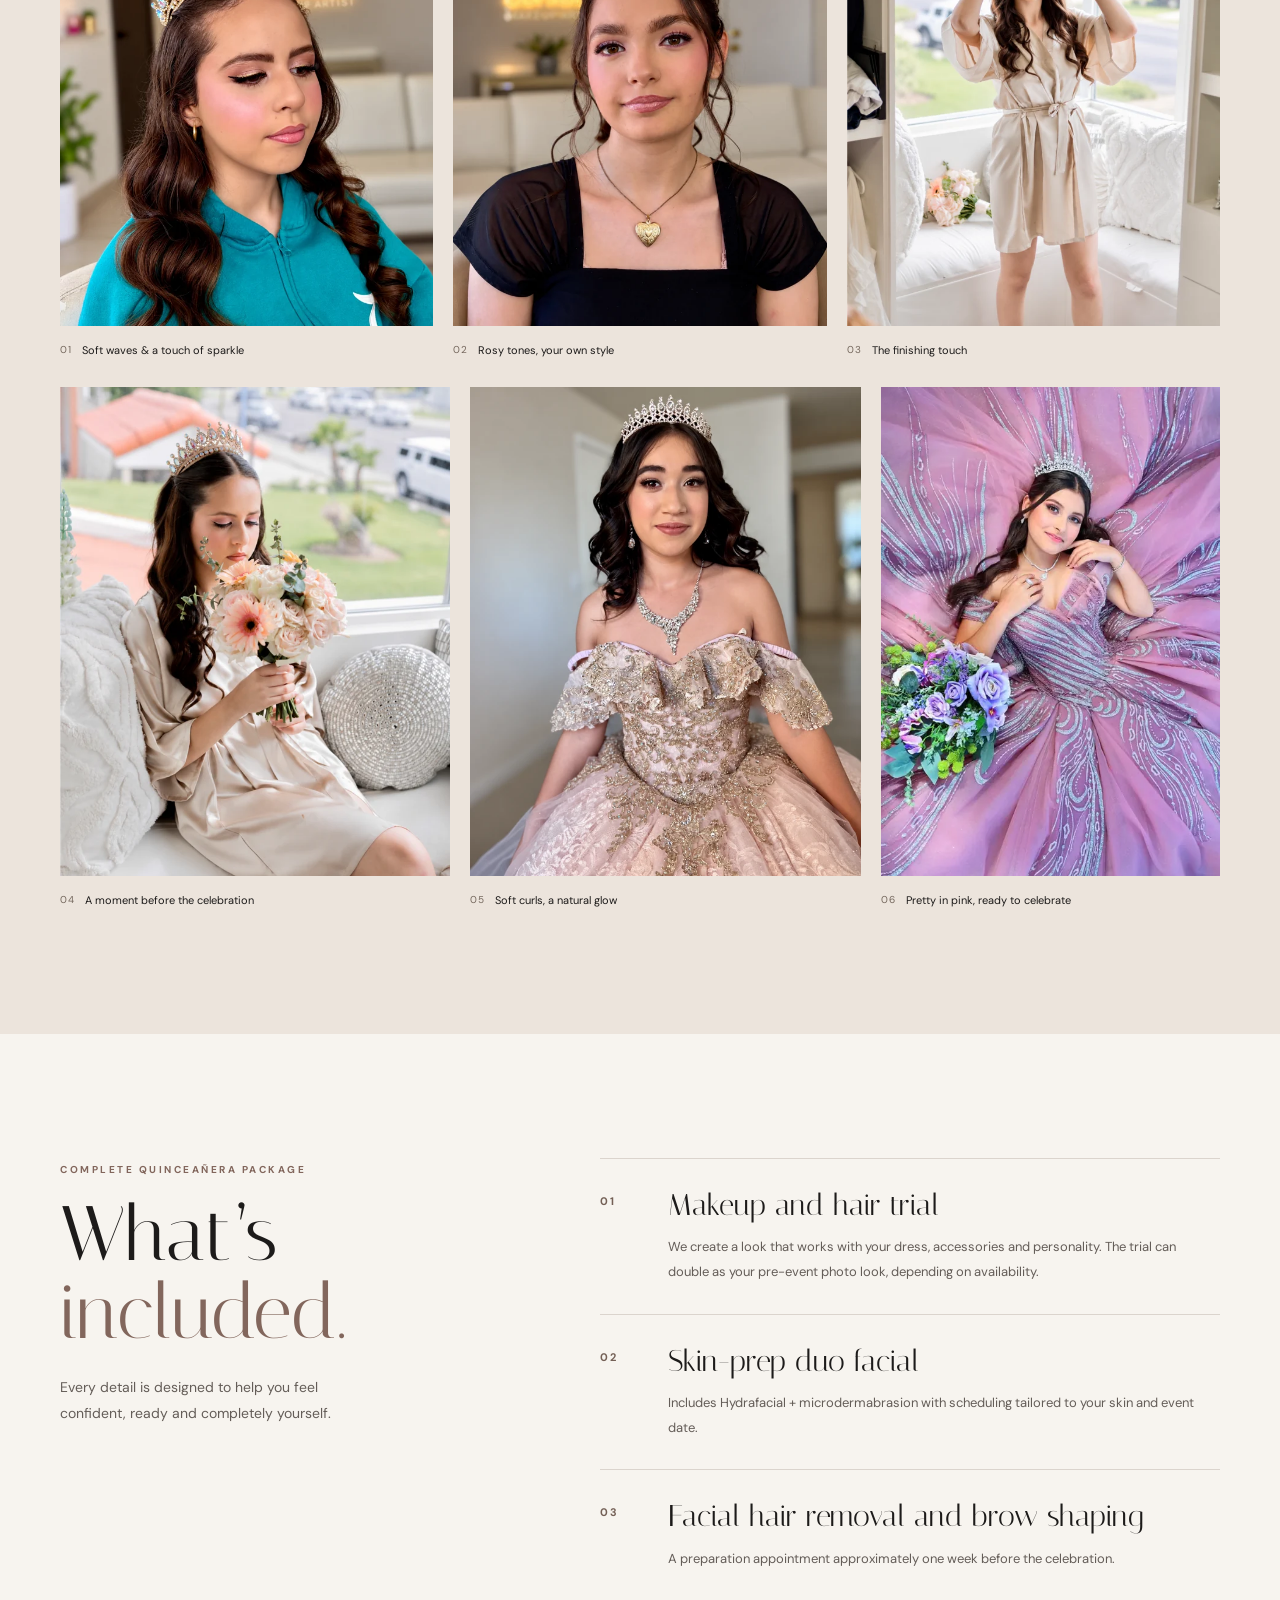
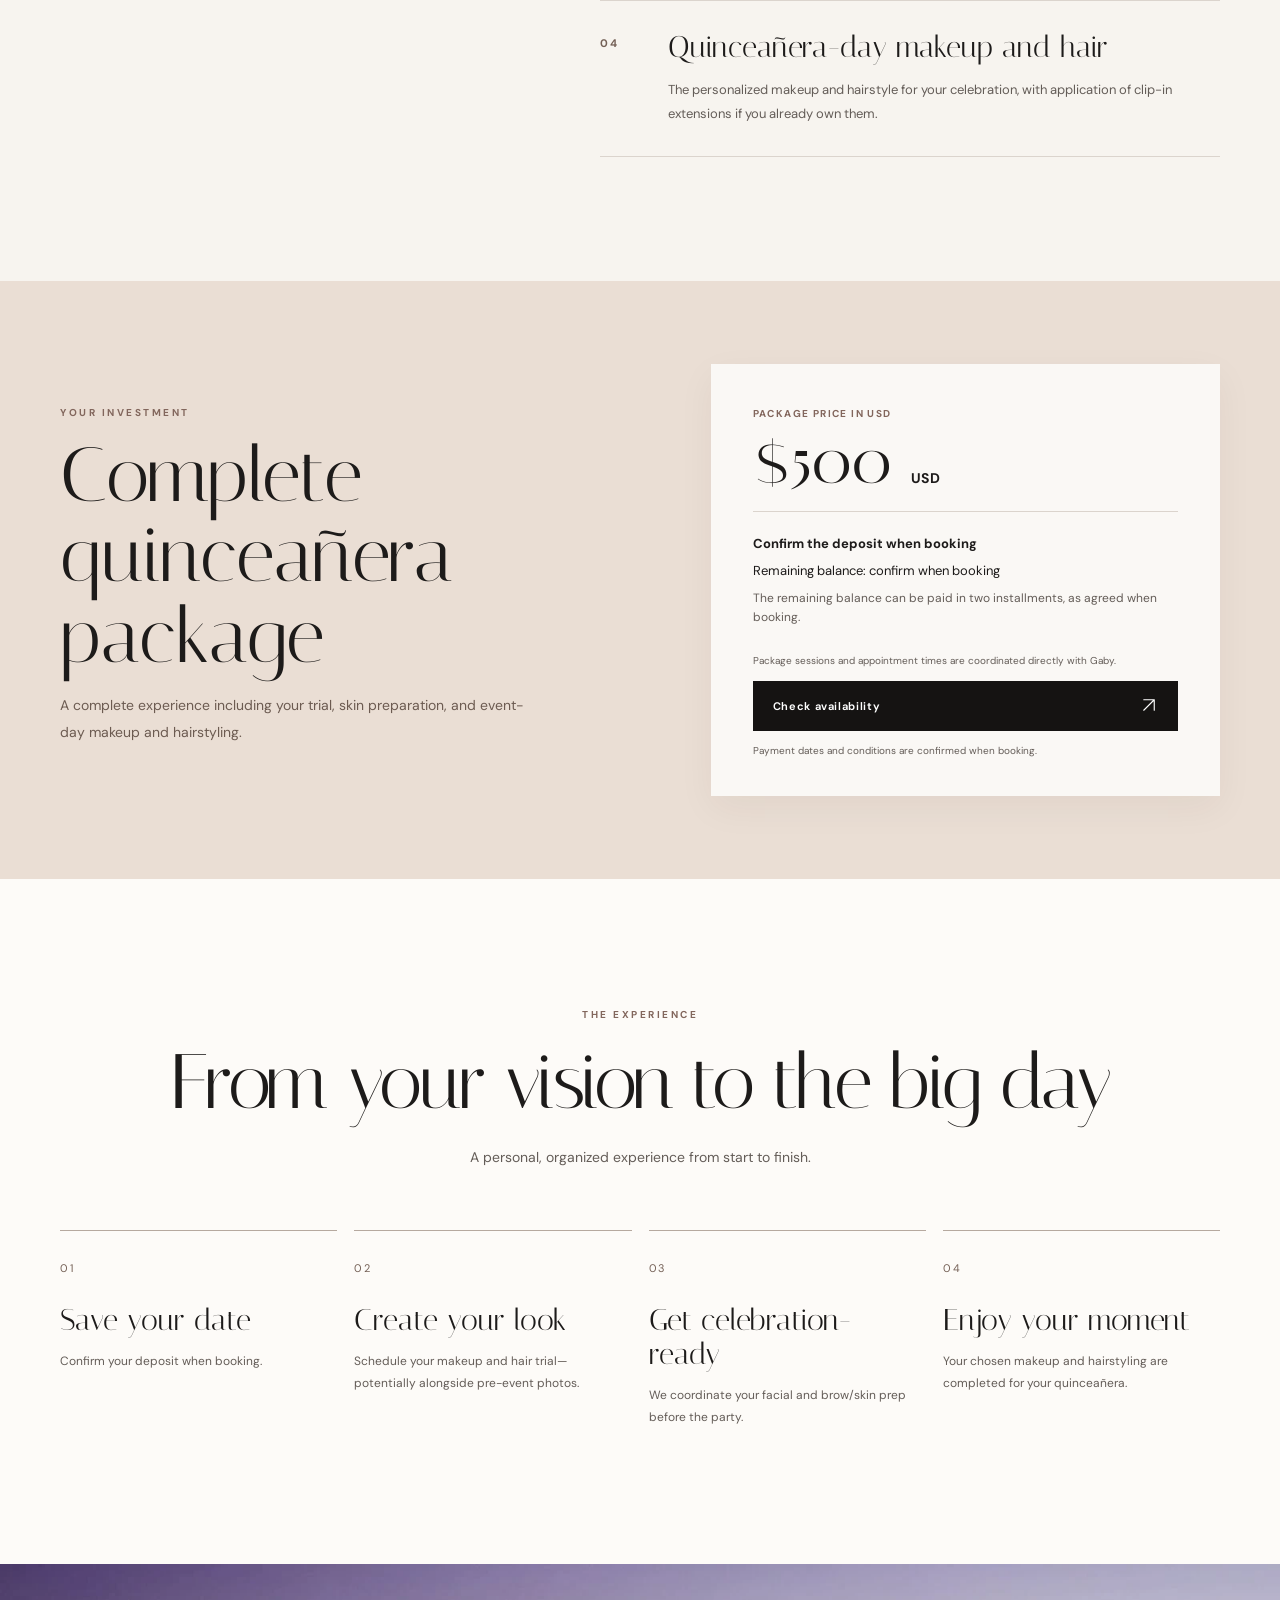
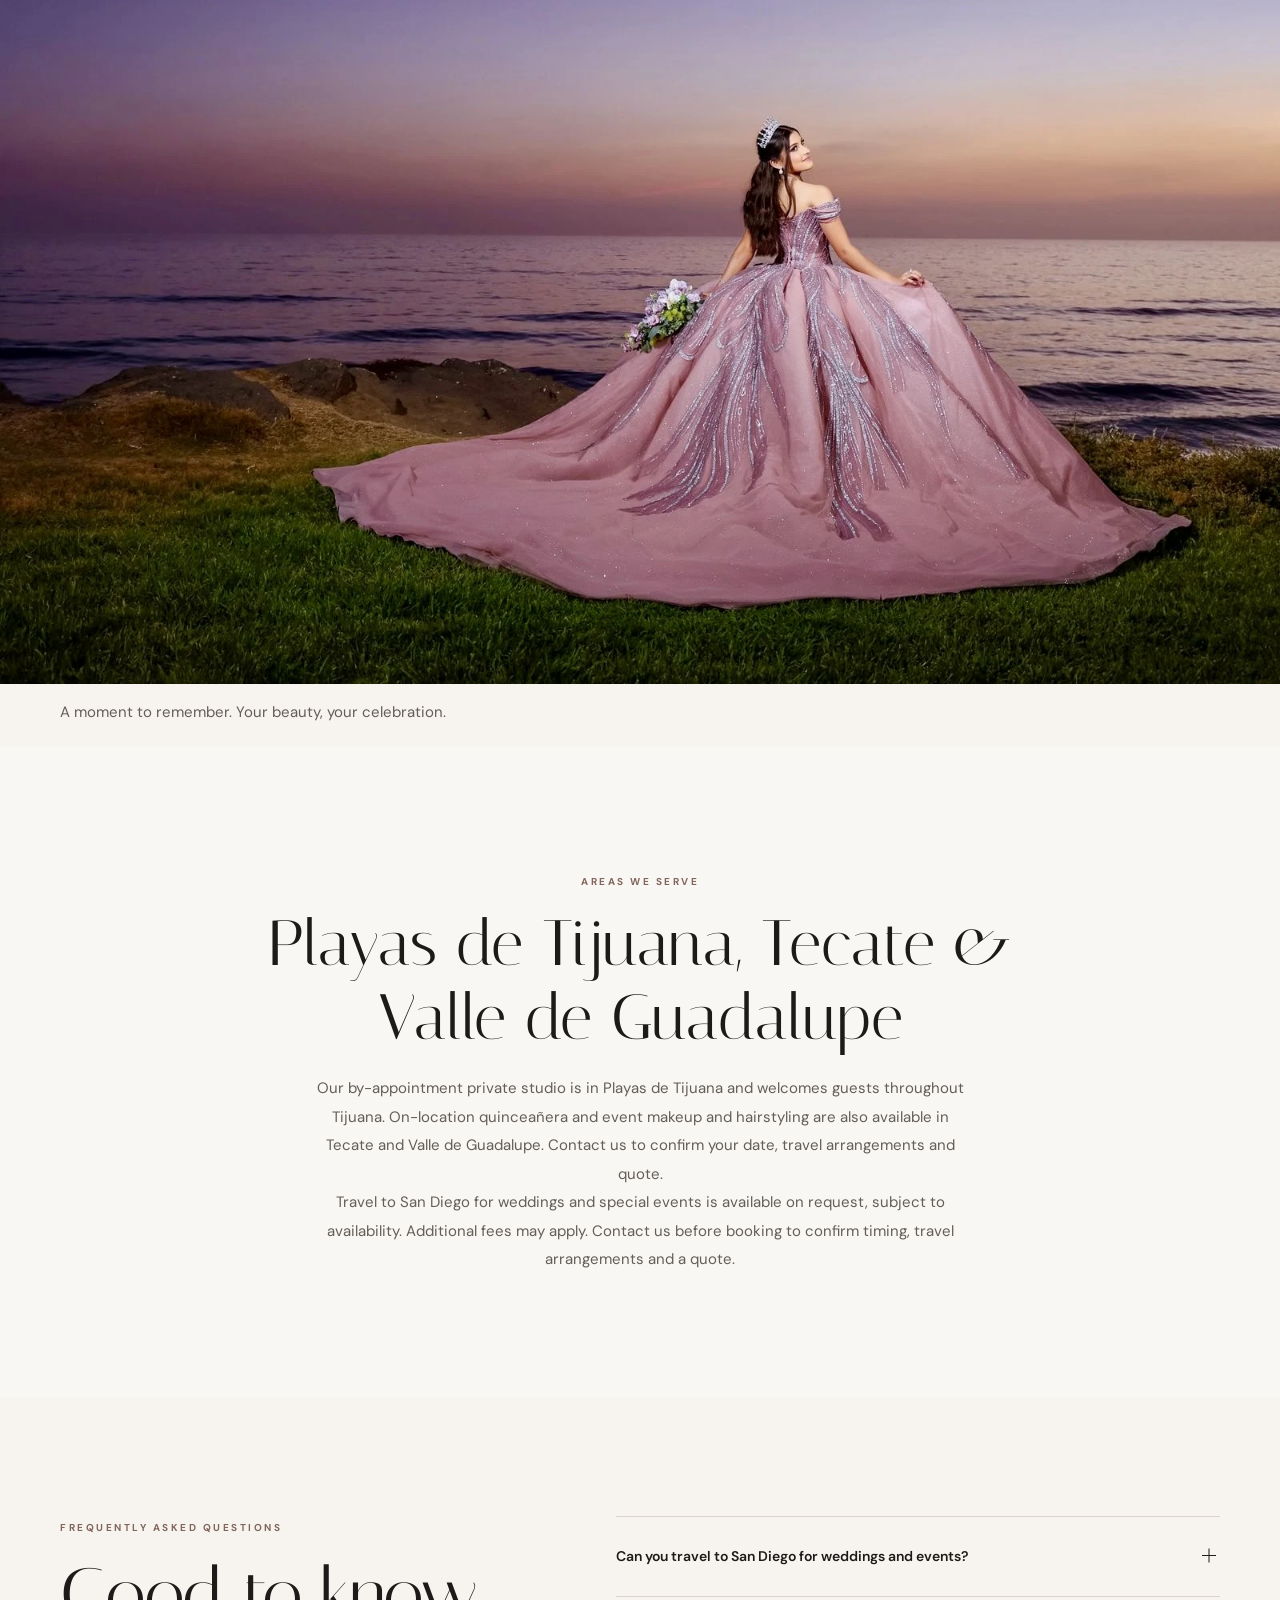
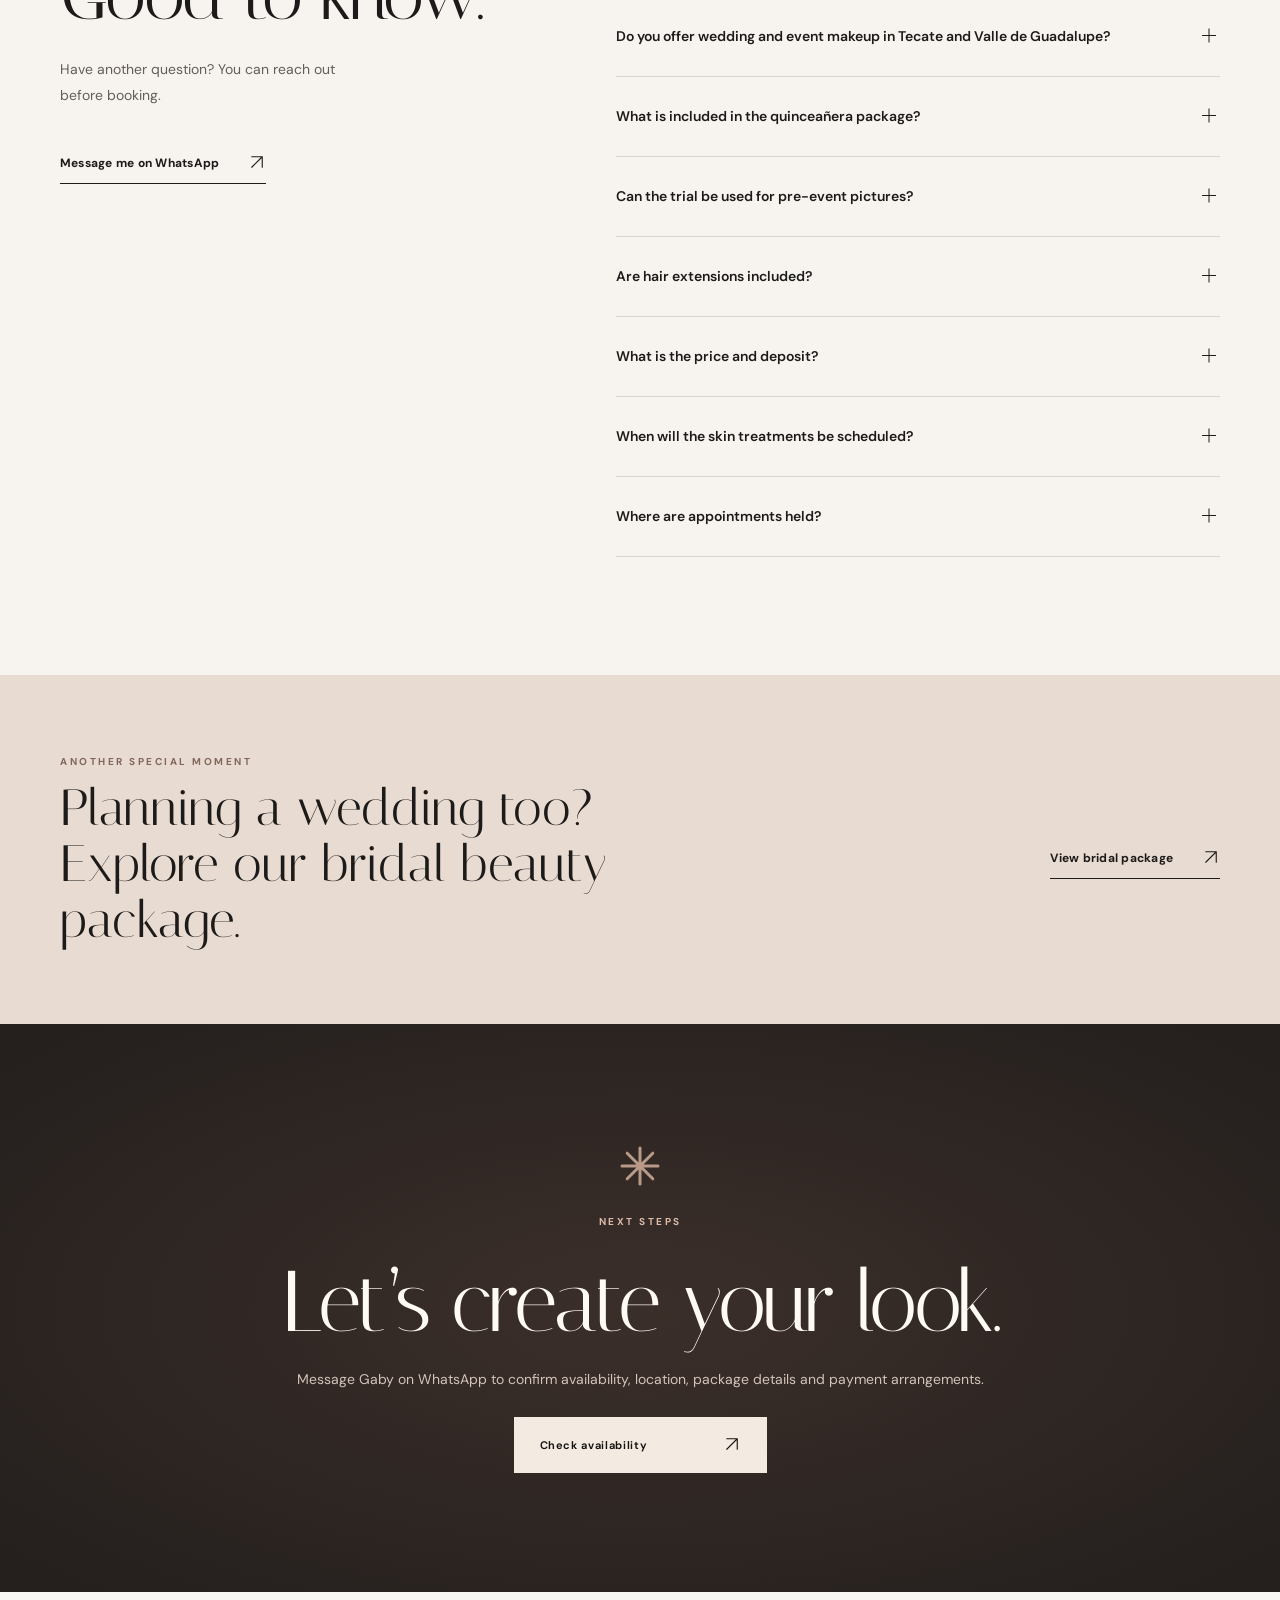
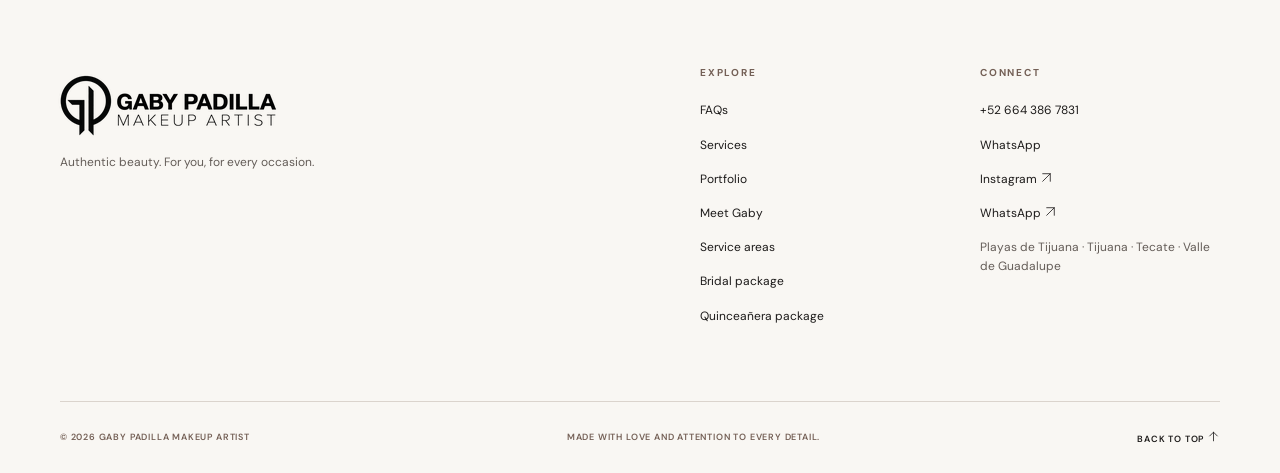
<file: en/quinceanera/index.html>
<!doctype html>

<html lang="en"><head>
<meta charset="utf-8"/><meta content="width=device-width, initial-scale=1" name="viewport"/><meta content="#f7f4ef" name="theme-color"/><meta name="robots" content="noindex, nofollow, noarchive"/><meta content="Quinceañera makeup and hair in Tijuana and Tecate. Trial, facial, brow shaping and event-day styling. $500 USD; fixed USD pricing." name="description"/><title>Quinceañera Makeup and Hair in Tijuana | Gaby Padilla</title>
<link href="../../assets/images/favicon.png" rel="icon" type="image/png"/><link rel="preload" href="../../assets/fonts/rP2Yp2ywxg089UriI5-g4vlH9VoD8Cmcqbu6-K6h9Q.woff2" as="font" type="font/woff2" crossorigin>
<link rel="preload" href="../../assets/fonts/QldNNTtLsx4E__B0XQmWaXw.woff2" as="font" type="font/woff2" crossorigin>
<link href="../../styles.css?v=gmb-20261104" rel="stylesheet"/>
<meta content="website" property="og:type"/><meta content="Gaby Padilla Makeup Artist" property="og:site_name"/><meta content="en_US" property="og:locale"/><meta content="Quinceañera Makeup and Hair in Tijuana | Gaby Padilla" property="og:title"/><meta content="Quinceañera makeup and hair in Tijuana and Tecate. Trial, facial, brow shaping and event-day styling. $500 USD; fixed USD pricing." property="og:description"/><meta content="summary_large_image" name="twitter:card"/><meta content="Quinceañera Makeup and Hair in Tijuana | Gaby Padilla" name="twitter:title"/><meta content="Quinceañera makeup and hair in Tijuana and Tecate. Trial, facial, brow shaping and event-day styling. $500 USD; fixed USD pricing." name="twitter:description"/><script id="service-schema" type="application/ld+json">{"@context":"https://schema.org","@type":"Service","name":"Complete quinceañera package","description":"Quinceañera makeup and hair in Tijuana and Tecate. Trial, facial, brow shaping and event-day styling. $500 USD; fixed USD pricing.","serviceType":"Quinceañera makeup and hair","provider":{"@type":"BeautySalon","name":"Gaby Padilla Makeup Artist","sameAs":["https://www.instagram.com/gabypadillamakeup/"],"@id":"https://gabypadillamakeup.com/#business"},"areaServed":[{"@type":"Place","name":"Playas de Tijuana, Baja California, México"},{"@type":"City","name":"Tijuana, Baja California, México"},{"@type":"City","name":"Tecate, Baja California, México"}],"offers":{"@type":"Offer","price":"500","priceCurrency":"USD","url":"https://wa.me/526643867831?text=Hi%20Gaby!%20I'm%20interested%20in%20Quincea%C3%B1era%20package%20(%24500%20USD).%20Could%20you%20please%20help%20me%20check%20availability%3F%20Thank%20you!"},"@id":"https://gabypadillamakeup.com/en/quinceanera/#service","url":"https://gabypadillamakeup.com/en/quinceanera/"}</script>
<!-- Launch script inserts verified absolute canonical, hreflang and OG URLs. -->








<link rel="canonical" href="https://gabypadillamakeup.com/en/quinceanera/">
<link rel="alternate" hreflang="es-MX" href="https://gabypadillamakeup.com/xv-anos/">
<link rel="alternate" hreflang="en" href="https://gabypadillamakeup.com/en/quinceanera/">
<link rel="alternate" hreflang="x-default" href="https://gabypadillamakeup.com/xv-anos/">
<meta property="og:url" content="https://gabypadillamakeup.com/en/quinceanera/">
<meta property="og:image" content="https://gabypadillamakeup.com/assets/images/gaby-padilla-social-share.jpg">
<meta name="twitter:image" content="https://gabypadillamakeup.com/assets/images/gaby-padilla-social-share.jpg">
<script id="faq-schema" type="application/ld+json">{"@context":"https://schema.org","@type":"FAQPage","inLanguage":"en","mainEntity":[{"@type":"Question","name":"Can you travel to San Diego for weddings and events?","acceptedAnswer":{"@type":"Answer","text":"Absolutely! I welcome clients visiting Tijuana from San Diego. I can also travel to San Diego for weddings and special events on request, subject to availability. Additional fees may apply. Please message me on WhatsApp before booking to confirm your location, timing and travel quote."}},{"@type":"Question","name":"Do you offer wedding and event makeup in Tecate and Valle de Guadalupe?","acceptedAnswer":{"@type":"Answer","text":"Yes. I offer on-location makeup and hairstyling for weddings, quinceañeras and special events in Tecate and Valle de Guadalupe. Contact us before booking to confirm availability, timing, travel and any additional charges."}},{"@type":"Question","name":"What is included in the quinceañera package?","acceptedAnswer":{"@type":"Answer","text":"A hair and makeup trial, Hydrafacial + microdermabrasion, facial hair removal, eyebrow shaping and event-day makeup and hairstyling."}},{"@type":"Question","name":"Can the trial be used for pre-event pictures?","acceptedAnswer":{"@type":"Answer","text":"Yes. You may be able to schedule the trial alongside your pre-event photos, subject to availability."}},{"@type":"Question","name":"Are hair extensions included?","acceptedAnswer":{"@type":"Answer","text":"Installation of your own clip-in extensions is included, but hair extensions themselves are not supplied."}},{"@type":"Question","name":"What is the price and deposit?","acceptedAnswer":{"@type":"Answer","text":"The package is $500 USD. Confirm the deposit amount and installment schedule when booking."}},{"@type":"Question","name":"When will the skin treatments be scheduled?","acceptedAnswer":{"@type":"Answer","text":"The facial and facial-hair and eyebrow preparation are coordinated in advance, generally around a week before the event, depending on your skin’s needs."}},{"@type":"Question","name":"Where are appointments held?","acceptedAnswer":{"@type":"Answer","text":"The private studio is in Playas de Tijuana. Please ask about travel and availability if you need event-day services elsewhere."}}]}</script>
</head><body><a class="skip-link" href="#main">Skip to content</a>
<div class="topline">
<span>MAKEUP · SKIN · BEAUTY — PLAYAS DE TIJUANA</span>
<span class="topline-right">BY APPOINTMENT ONLY</span>
</div><header class="site-header" id="home">
<div class="header-inner container-wide">
<a aria-label="Gaby Padilla Makeup Artist" class="brand" href="../">
<img alt="Gaby Padilla Makeup Artist logo" decoding="async" height="240" sizes="240px" src="../../assets/images/gaby-padilla-logo-responsive-480.webp" srcset="../../assets/images/gaby-padilla-logo-responsive-240.webp 240w, ../../assets/images/gaby-padilla-logo-responsive-480.webp 480w, ../../assets/images/gaby-padilla-logo-responsive-720.webp 720w, ../../assets/images/gaby-padilla-logo.png 2172w" width="720"/>
</a>
<nav aria-label="Main navigation" class="nav" id="primary-nav"><a href="../">Home</a><a href="../bridal/">Bridal</a><a href="../quinceanera/" aria-current="page">Quinceañera</a><a href="../#servicios">Services</a><a href="../#portafolio">Portfolio</a><a href="../#gaby">Meet Gaby</a><a href="../../tienda/?lang=en">Shop</a></nav>
<div class="header-actions">
<a aria-label="ES, cambiar a español" class="lang-switch" href="../../xv-anos/" hreflang="es-MX" id="lang-switch" lang="es-MX">ES <img class="language-globe" src="../../assets/icons/globe.svg" alt="" aria-hidden="true" width="20" height="20"/></a>
<a class="btn btn-dark header-book" data-booking="xv" href="https://wa.me/526643867831?text=Hi%20Gaby!%20I'm%20interested%20in%20Quincea%C3%B1era%20package%20(%24500%20USD).%20Could%20you%20please%20help%20me%20check%20availability%3F%20Thank%20you!" rel="noopener noreferrer" target="_blank"><span>Check availability</span><span aria-hidden="true"><svg class="icon icon-arrow-up-right" viewBox="0 0 24 24" width="24" height="24" fill="none" stroke="currentColor" stroke-width="1.5" stroke-linecap="round" stroke-linejoin="round" aria-hidden="true" focusable="false"><path d="M5 19 19 5M5 5h14v14"/></svg></span></a>
</div>
<button aria-controls="mobile-menu" aria-expanded="false" aria-label="Open menu" class="menu-toggle" id="menu-toggle" type="button"><span></span><span></span></button>
</div>
<nav aria-label="Mobile navigation" class="mobile-menu" hidden="" id="mobile-menu"><div class="mobile-menu-top"><div class="mobile-menu-brand"><img alt="Gaby Padilla Makeup Artist" decoding="async" height="240" sizes="240px" src="../../assets/images/gaby-padilla-logo-responsive-480.webp" srcset="../../assets/images/gaby-padilla-logo-responsive-240.webp 240w, ../../assets/images/gaby-padilla-logo-responsive-480.webp 480w, ../../assets/images/gaby-padilla-logo-responsive-720.webp 720w, ../../assets/images/gaby-padilla-logo.png 2172w" width="720"/></div><button class="mobile-menu-close" id="menu-close" type="button" aria-label="Close menu"><span>Close</span><svg class="icon" viewBox="0 0 24 24" width="24" height="24" fill="none" stroke="currentColor" stroke-width="1.5" stroke-linecap="round" aria-hidden="true" focusable="false"><path d="m6 6 12 12M6 18 18 6"/></svg></button></div><a href="../">Home</a><a href="../bridal/">Bridal</a><a href="../quinceanera/" aria-current="page">Quinceañera</a><a href="../#servicios">Services</a><a href="../#portafolio">Portfolio</a><a href="../#gaby">Meet Gaby</a><a href="../#preguntas">FAQs</a><a data-booking="xv" href="https://wa.me/526643867831?text=Hi%20Gaby!%20I'm%20interested%20in%20Quincea%C3%B1era%20package%20(%24500%20USD).%20Could%20you%20please%20help%20me%20check%20availability%3F%20Thank%20you!" target="_blank" rel="noopener noreferrer">Check availability</a><a href="../../tienda/?lang=en">Shop</a></nav>
</header>
<main class="detail-main" id="main">
<nav aria-label="Breadcrumb" class="crumbs container"><a href="../">Home</a><span aria-hidden="true">/</span><span aria-current="page">Complete quinceañera package</span></nav>
<section aria-labelledby="service-heading" class="detail-hero"><div class="detail-hero-content"><div class="detail-hero-inner"><span class="eyebrow">QUINCEAÑERA BEAUTY · TIJUANA · TECATE · VALLE DE GUADALUPE</span><h1 id="service-heading">Quinceañera makeup and hair in Tijuana</h1><p class="detail-hero-lead">A one-of-a-kind look for a once-in-a-lifetime celebration.</p><p class="detail-hero-description">An experience made for your fifteenth birthday: a personalized trial, skin preparation and makeup and hair for the big day.</p><div class="detail-hero-actions"><a class="btn btn-dark btn-large" data-booking="xv" href="https://wa.me/526643867831?text=Hi%20Gaby!%20I'm%20interested%20in%20Quincea%C3%B1era%20package%20(%24500%20USD).%20Could%20you%20please%20help%20me%20check%20availability%3F%20Thank%20you!" rel="noopener noreferrer" target="_blank">Check availability <span aria-hidden="true"><svg class="icon icon-arrow-up-right" viewBox="0 0 24 24" width="24" height="24" fill="none" stroke="currentColor" stroke-width="1.5" stroke-linecap="round" stroke-linejoin="round" aria-hidden="true" focusable="false"><path d="M5 19 19 5M5 5h14v14"/></svg></span></a><span class="detail-price-tag">$500 <small>USD</small></span></div><div class="detail-hero-trust"><svg class="icon icon-sparkle" viewBox="0 0 24 24" width="24" height="24" fill="none" stroke="currentColor" stroke-width="1.5" stroke-linecap="round" stroke-linejoin="round" aria-hidden="true" focusable="false"><path d="m12 2 2.6 7.4L22 12l-7.4 2.6L12 22l-2.6-7.4L2 12l7.4-2.6Z"/></svg> 20 YEARS OF EXPERIENCE   ·   PLAYAS DE TIJUANA</div></div></div><div class="detail-hero-visual"><img alt="Quinceañera with professional makeup, a crown and red gown" class="detail-hero-photo quince-hero-photo" decoding="async" fetchpriority="high" height="1402" sizes="(max-width: 600px) 100vw, 50vw" src="../../assets/images/quinceanera-maquillaje-corona-vestido-rojo-actualizado.webp" srcset="../../assets/images/quinceanera-maquillaje-corona-vestido-rojo-actualizado-responsive-480.webp 480w, ../../assets/images/quinceanera-maquillaje-corona-vestido-rojo-actualizado-responsive-768.webp 768w, ../../assets/images/quinceanera-maquillaje-corona-vestido-rojo-actualizado.webp 1122w" width="1122"/><span class="detail-hero-image-label">GABY PADILLA / MAKEUP ARTIST</span></div></section>
<div class="detail-band"><span>MAKEUP &amp; HAIR · SKIN PREP · PERSONALIZED EXPERIENCE</span></div>
<section aria-labelledby="gallery-heading" class="section detail-gallery bridal-showcase quince-showcase" id="portafolio-xv"><div class="container"><div class="detail-gallery-heading"><span class="eyebrow">QUINCEAÑERA MAKEUP · THE PORTFOLIO</span><h2 id="gallery-heading">Your moment, your own kind of beauty.</h2><p>Makeup and hairstyling to celebrate your style. Explore quinceañera looks and the little moments before the celebration.</p><span class="bridal-gallery-hint">Select a photo to explore the gallery.</span></div><div class="bridal-look-grid"><figure class="bridal-look"><a href="../../assets/images/quinceanera-maquillaje-ondas-corona-1400.webp" aria-label="View photo: Soft waves &amp; a touch of sparkle"><img alt="Rosy makeup with soft waves and a jeweled crown" decoding="async" height="1403" loading="lazy" sizes="(max-width: 600px) calc((100vw - 50px) / 2), (max-width: 1100px) calc((100vw - 88px) / 2), 570px" src="../../assets/images/quinceanera-maquillaje-ondas-corona-1400.webp" srcset="../../assets/images/quinceanera-maquillaje-ondas-corona-640.webp 640w, ../../assets/images/quinceanera-maquillaje-ondas-corona-1400.webp 1121w" style="--photo-ratio:1121 / 1403" width="1121"/></a><figcaption><span>01</span>Soft waves &amp; a touch of sparkle</figcaption></figure><figure class="bridal-look"><a href="../../assets/images/quinceanera-maquillaje-rosa-corona-1400.webp" aria-label="View photo: Rosy tones, your own style"><img alt="Quinceañera look with rosy makeup, face-framing hair and a crown" decoding="async" height="1402" loading="lazy" sizes="(max-width: 600px) calc((100vw - 50px) / 2), (max-width: 1100px) calc((100vw - 88px) / 2), 570px" src="../../assets/images/quinceanera-maquillaje-rosa-corona-1400.webp" srcset="../../assets/images/quinceanera-maquillaje-rosa-corona-640.webp 640w, ../../assets/images/quinceanera-maquillaje-rosa-corona-1400.webp 1122w" style="--photo-ratio:1122 / 1402" width="1122"/></a><figcaption><span>02</span>Rosy tones, your own style</figcaption></figure><figure class="bridal-look"><a href="../../assets/images/quinceanera-preparacion-peinado-corona-1400-trimmed.webp" aria-label="View photo: The finishing touch"><img alt="Getting-ready moment with waved hair and a crown beside a window" decoding="async" height="1402" loading="lazy" sizes="(max-width: 600px) calc((100vw - 50px) / 2), (max-width: 1100px) calc((100vw - 88px) / 2), 570px" src="../../assets/images/quinceanera-preparacion-peinado-corona-1400-trimmed.webp" srcset="../../assets/images/quinceanera-preparacion-peinado-corona-640-trimmed.webp 640w, ../../assets/images/quinceanera-preparacion-peinado-corona-1400-trimmed.webp 1118w" style="--photo-ratio:1118 / 1402" width="1118"/></a><figcaption><span>03</span>The finishing touch</figcaption></figure><figure class="bridal-look"><a href="../../assets/images/quinceanera-maquillaje-ondas-ramo-flores-1400-trimmed.webp" aria-label="View photo: A moment before the celebration"><img alt="Makeup and waved hair with a crown and a pastel flower bouquet" decoding="async" height="1402" loading="lazy" sizes="(max-width: 600px) calc((100vw - 50px) / 2), (max-width: 1100px) calc((100vw - 88px) / 2), 570px" src="../../assets/images/quinceanera-maquillaje-ondas-ramo-flores-1400-trimmed.webp" srcset="../../assets/images/quinceanera-maquillaje-ondas-ramo-flores-640-trimmed.webp 640w, ../../assets/images/quinceanera-maquillaje-ondas-ramo-flores-1400-trimmed.webp 1118w" style="--photo-ratio:1118 / 1402" width="1118"/></a><figcaption><span>04</span>A moment before the celebration</figcaption></figure><figure class="bridal-look"><a href="../../assets/images/quinceanera-maquillaje-natural-rizos-corona-1400.webp" aria-label="View photo: Soft curls, a natural glow"><img alt="Quinceañera with natural makeup, defined curls and a silver crown" decoding="async" height="1402" loading="lazy" sizes="(max-width: 600px) calc((100vw - 50px) / 2), (max-width: 1100px) calc((100vw - 88px) / 2), 570px" src="../../assets/images/quinceanera-maquillaje-natural-rizos-corona-1400.webp" srcset="../../assets/images/quinceanera-maquillaje-natural-rizos-corona-640.webp 640w, ../../assets/images/quinceanera-maquillaje-natural-rizos-corona-1400.webp 1122w" style="--photo-ratio:1122 / 1402" width="1122"/></a><figcaption><span>05</span>Soft curls, a natural glow</figcaption></figure><figure class="bridal-look"><a href="../../assets/images/quinceanera-maquillaje-rosa-vestido-lila-1400.webp" aria-label="View photo: Pretty in pink, ready to celebrate"><img alt="Quinceañera with pink eye makeup, waved hair and a crown against a lilac gown" decoding="async" height="1600" loading="lazy" sizes="(max-width: 600px) calc((100vw - 50px) / 2), (max-width: 1100px) calc((100vw - 88px) / 2), 570px" src="../../assets/images/quinceanera-maquillaje-rosa-vestido-lila-1400-responsive-1110.webp" srcset="../../assets/images/quinceanera-maquillaje-rosa-vestido-lila-1400-responsive-480.webp 480w, ../../assets/images/quinceanera-maquillaje-rosa-vestido-lila-1400-responsive-768.webp 768w, ../../assets/images/quinceanera-maquillaje-rosa-vestido-lila-1400-responsive-1110.webp 1110w" style="--photo-ratio:1110 / 1600" width="1110"/></a><figcaption><span>06</span>Pretty in pink, ready to celebrate</figcaption></figure></div></div></section>
<section aria-labelledby="included-heading" class="section detail-intro-section"><div class="container detail-inclusion-layout"><div class="detail-inclusion-heading"><span class="eyebrow">COMPLETE QUINCEAÑERA PACKAGE</span><h2 id="included-heading">What’s <br/><em>included.</em></h2><p>Every detail is designed to help you feel confident, ready and completely yourself.</p></div><div class="detail-inclusions"><article class="detail-inclusion"><span class="detail-num">01</span><div><h3>Makeup and hair trial</h3><p>We create a look that works with your dress, accessories and personality. The trial can double as your pre-event photo look, depending on availability.</p></div></article><article class="detail-inclusion"><span class="detail-num">02</span><div><h3>Skin-prep duo facial</h3><p>Includes Hydrafacial + microdermabrasion with scheduling tailored to your skin and event date.</p></div></article><article class="detail-inclusion"><span class="detail-num">03</span><div><h3>Facial hair removal and brow shaping</h3><p>A preparation appointment approximately one week before the celebration.</p></div></article><article class="detail-inclusion"><span class="detail-num">04</span><div><h3>Quinceañera-day makeup and hair</h3><p>The personalized makeup and hairstyle for your celebration, with application of clip-in extensions if you already own them.</p></div></article></div></div></section>
<section aria-label="Your investment" class="detail-price-section"><div class="container detail-price-layout"><div><span class="eyebrow">YOUR INVESTMENT</span><h2>Complete quinceañera package</h2><p>A complete experience including your trial, skin preparation, and event-day makeup and hairstyling.</p></div><div class="detail-price-card"><span>PACKAGE PRICE IN USD</span><strong>$500 <small>USD</small></strong><div class="price-rule"></div><p><b>Confirm the deposit when booking</b></p><p>Remaining balance: confirm when booking</p><small>The remaining balance can be paid in two installments, as agreed when booking.</small><span class="price-disclaimer booking-duration">Package sessions and appointment times are coordinated directly with Gaby.</span><a class="btn btn-dark" data-booking="xv" href="https://wa.me/526643867831?text=Hi%20Gaby!%20I'm%20interested%20in%20Quincea%C3%B1era%20package%20(%24500%20USD).%20Could%20you%20please%20help%20me%20check%20availability%3F%20Thank%20you!" rel="noopener noreferrer" target="_blank">Check availability <span aria-hidden="true"><svg class="icon icon-arrow-up-right" viewBox="0 0 24 24" width="24" height="24" fill="none" stroke="currentColor" stroke-width="1.5" stroke-linecap="round" stroke-linejoin="round" aria-hidden="true" focusable="false"><path d="M5 19 19 5M5 5h14v14"/></svg></span></a><span class="price-disclaimer">Payment dates and conditions are confirmed when booking.</span></div></div></section>
<section aria-labelledby="steps-heading" class="section detail-steps"><div class="container"><div class="section-heading centered"><span class="eyebrow">THE EXPERIENCE</span><h2 id="steps-heading">From your vision to the big day</h2><p>A personal, organized experience from start to finish.</p></div><div class="detail-step-grid"><article class="detail-step"><span>01</span><h3>Save your date</h3><p>Confirm your deposit when booking.</p></article><article class="detail-step"><span>02</span><h3>Create your look</h3><p>Schedule your makeup and hair trial—potentially alongside pre-event photos.</p></article><article class="detail-step"><span>03</span><h3>Get celebration-ready</h3><p>We coordinate your facial and brow/skin prep before the party.</p></article><article class="detail-step"><span>04</span><h3>Enjoy your moment</h3><p>Your chosen makeup and hairstyling are completed for your quinceañera.</p></article></div></div></section><div class="quince-feature-photo" data-portfolio-set style="width:100%;margin:0"><figure style="margin:0"><a href="../../assets/images/quinceanera-vestido-rosa-atardecer-mar.webp" aria-label="View full photo" style="display:block"><img alt="Quinceañera in a pink gown and crown beside the ocean at sunset" decoding="async" height="900" loading="lazy" sizes="100vw" src="../../assets/images/quinceanera-vestido-rosa-atardecer-mar.webp" srcset="../../assets/images/quinceanera-vestido-rosa-atardecer-mar-responsive-480.webp 480w, ../../assets/images/quinceanera-vestido-rosa-atardecer-mar-responsive-768.webp 768w, ../../assets/images/quinceanera-vestido-rosa-atardecer-mar.webp 1600w" style="display:block;width:100%;height:auto" width="1600"/></a><figcaption class="container" style="padding-top:18px;padding-bottom:24px;color:var(--muted)">A moment to remember. Your beauty, your celebration.</figcaption></figure></div>

<section aria-labelledby="location-heading" class="section detail-location"><div class="container"><span class="eyebrow">AREAS WE SERVE</span><h2 id="location-heading">Playas de Tijuana, Tecate &amp; Valle de Guadalupe</h2><p>Our by-appointment private studio is in Playas de Tijuana and welcomes guests throughout Tijuana. On-location quinceañera and event makeup and hairstyling are also available in Tecate and Valle de Guadalupe. Contact us to confirm your date, travel arrangements and quote.</p><p>Travel to San Diego for weddings and special events is available on request, subject to availability. Additional fees may apply. Contact us before booking to confirm timing, travel arrangements and a quote.</p></div></section>
<section aria-labelledby="detail-faq-heading" class="section faq-section detail-faq"><div class="container faq-layout"><div class="faq-intro"><span class="eyebrow">FREQUENTLY ASKED QUESTIONS</span><h2 id="detail-faq-heading">Good to know.</h2><p>Have another question? You can reach out before booking.</p><a class="text-arrow" href="https://wa.me/526643867831" rel="noopener noreferrer" target="_blank">Message me on WhatsApp <span aria-hidden="true"><svg class="icon icon-arrow-up-right" viewBox="0 0 24 24" width="24" height="24" fill="none" stroke="currentColor" stroke-width="1.5" stroke-linecap="round" stroke-linejoin="round" aria-hidden="true" focusable="false"><path d="M5 19 19 5M5 5h14v14"/></svg></span></a></div><div class="faq-items"><details><summary><span>Can you travel to San Diego for weddings and events?</span><span aria-hidden="true" class="plus-icon"></span></summary><p>Absolutely! I welcome clients visiting Tijuana from San Diego. I can also travel to San Diego for weddings and special events on request, subject to availability. Additional fees may apply. Please message me on WhatsApp before booking to confirm your location, timing and travel quote.</p></details><details><summary><span>Do you offer wedding and event makeup in Tecate and Valle de Guadalupe?</span><span aria-hidden="true" class="plus-icon"></span></summary><p>Yes. I offer on-location makeup and hairstyling for weddings, quinceañeras and special events in Tecate and Valle de Guadalupe. Contact us before booking to confirm availability, timing, travel and any additional charges.</p></details><details><summary><span>What is included in the quinceañera package?</span><span aria-hidden="true" class="plus-icon"></span></summary><p>A hair and makeup trial, Hydrafacial + microdermabrasion, facial hair removal, eyebrow shaping and event-day makeup and hairstyling.</p></details><details><summary><span>Can the trial be used for pre-event pictures?</span><span aria-hidden="true" class="plus-icon"></span></summary><p>Yes. You may be able to schedule the trial alongside your pre-event photos, subject to availability.</p></details><details><summary><span>Are hair extensions included?</span><span aria-hidden="true" class="plus-icon"></span></summary><p>Installation of your own clip-in extensions is included, but hair extensions themselves are not supplied.</p></details><details><summary><span>What is the price and deposit?</span><span aria-hidden="true" class="plus-icon"></span></summary><p>The package is $500 USD. Confirm the deposit amount and installment schedule when booking.</p></details><details><summary><span>When will the skin treatments be scheduled?</span><span aria-hidden="true" class="plus-icon"></span></summary><p>The facial and facial-hair and eyebrow preparation are coordinated in advance, generally around a week before the event, depending on your skin’s needs.</p></details><details><summary><span>Where are appointments held?</span><span aria-hidden="true" class="plus-icon"></span></summary><p>The private studio is in Playas de Tijuana. Please ask about travel and availability if you need event-day services elsewhere.</p></details></div></div></section>
<section class="detail-related"><div class="container"><div><span class="eyebrow">ANOTHER SPECIAL MOMENT</span><h2>Planning a wedding too? Explore our bridal beauty package.</h2></div><a class="text-arrow" href="../bridal/">View bridal package <span aria-hidden="true"><svg class="icon icon-arrow-up-right" viewBox="0 0 24 24" width="24" height="24" fill="none" stroke="currentColor" stroke-width="1.5" stroke-linecap="round" stroke-linejoin="round" aria-hidden="true" focusable="false"><path d="M5 19 19 5M5 5h14v14"/></svg></span></a></div></section>
<section aria-labelledby="closing-heading" class="closing"><div class="closing-inner container"><div aria-hidden="true" class="closing-ornament"><svg class="icon icon-asterisk" viewBox="0 0 24 24" width="24" height="24" fill="none" stroke="currentColor" stroke-width="1.5" stroke-linecap="round" stroke-linejoin="round" aria-hidden="true" focusable="false"><path d="M12 3v18M3 12h18M5.6 5.6l12.8 12.8M5.6 18.4 18.4 5.6"/></svg></div><span class="eyebrow">NEXT STEPS</span><h2 id="closing-heading">Let’s create your look.</h2><p>Message Gaby on WhatsApp to confirm availability, location, package details and payment arrangements.</p><a class="btn btn-cream btn-large" data-booking="xv" href="https://wa.me/526643867831?text=Hi%20Gaby!%20I'm%20interested%20in%20Quincea%C3%B1era%20package%20(%24500%20USD).%20Could%20you%20please%20help%20me%20check%20availability%3F%20Thank%20you!" rel="noopener noreferrer" target="_blank">Check availability <span aria-hidden="true"><svg class="icon icon-arrow-up-right" viewBox="0 0 24 24" width="24" height="24" fill="none" stroke="currentColor" stroke-width="1.5" stroke-linecap="round" stroke-linejoin="round" aria-hidden="true" focusable="false"><path d="M5 19 19 5M5 5h14v14"/></svg></span></a></div></section>
</main>
<footer class="footer"><div class="container"><div class="footer-top"><div class="footer-logo"><img alt="Gaby Padilla Makeup Artist logo" decoding="async" fetchpriority="low" height="240" loading="lazy" sizes="240px" src="../../assets/images/gaby-padilla-logo-responsive-480.webp" srcset="../../assets/images/gaby-padilla-logo-responsive-240.webp 240w, ../../assets/images/gaby-padilla-logo-responsive-480.webp 480w, ../../assets/images/gaby-padilla-logo-responsive-720.webp 720w, ../../assets/images/gaby-padilla-logo.png 2172w" width="720"/><p>Authentic beauty. For you, for every occasion.</p></div><div class="footer-link-block"><span>EXPLORE</span><a href="../#preguntas">FAQs</a><a href="../#servicios">Services</a><a href="../#portafolio">Portfolio</a><a href="../#gaby">Meet Gaby</a><a href="../#ubicaciones">Service areas</a><a href="../bridal/">Bridal package</a><a href="../quinceanera/">Quinceañera package</a></div><div class="footer-link-block"><span>CONNECT</span><a class="contact-phone" href="tel:+526643867831" aria-label="Call +52 664 386 7831">+52 664 386 7831</a><a href="https://wa.me/526643867831" target="_blank" rel="noopener noreferrer">WhatsApp</a><a href="https://www.instagram.com/gabypadillamakeup/" rel="noopener noreferrer" target="_blank">Instagram <svg class="icon icon-arrow-up-right" viewBox="0 0 24 24" width="24" height="24" fill="none" stroke="currentColor" stroke-width="1.5" stroke-linecap="round" stroke-linejoin="round" aria-hidden="true" focusable="false"><path d="M5 19 19 5M5 5h14v14"/></svg></a><a data-booking="xv" href="https://wa.me/526643867831?text=Hi%20Gaby!%20I'm%20interested%20in%20Quincea%C3%B1era%20package%20(%24500%20USD).%20Could%20you%20please%20help%20me%20check%20availability%3F%20Thank%20you!" rel="noopener noreferrer" target="_blank">WhatsApp <svg class="icon icon-arrow-up-right" viewBox="0 0 24 24" width="24" height="24" fill="none" stroke="currentColor" stroke-width="1.5" stroke-linecap="round" stroke-linejoin="round" aria-hidden="true" focusable="false"><path d="M5 19 19 5M5 5h14v14"/></svg></a><span>Playas de Tijuana · Tijuana · Tecate · Valle de Guadalupe</span></div></div><div class="footer-bottom"><span>© <span id="year">2026</span> GABY PADILLA MAKEUP ARTIST</span><span>MADE WITH LOVE AND ATTENTION TO EVERY DETAIL.</span><a href="../">BACK TO TOP <svg class="icon icon-arrow-up" viewBox="0 0 24 24" width="24" height="24" fill="none" stroke="currentColor" stroke-width="1.5" stroke-linecap="round" stroke-linejoin="round" aria-hidden="true" focusable="false"><path d="M12 20V4m-7 7 7-7 7 7"/></svg></a></div></div></footer><div aria-label="Reservations" class="mobile-booking-bar" hidden role="region">
<span>YOUR MOMENT STARTS HERE</span>
<a class="btn btn-dark" data-booking="xv" href="https://wa.me/526643867831?text=Hi%20Gaby!%20I'm%20interested%20in%20Quincea%C3%B1era%20package%20(%24500%20USD).%20Could%20you%20please%20help%20me%20check%20availability%3F%20Thank%20you!" rel="noopener noreferrer" target="_blank"><span>Check availability</span><span aria-hidden="true"><svg class="icon icon-arrow-up-right" viewBox="0 0 24 24" width="24" height="24" fill="none" stroke="currentColor" stroke-width="1.5" stroke-linecap="round" stroke-linejoin="round" aria-hidden="true" focusable="false"><path d="M5 19 19 5M5 5h14v14"/></svg></span></a>
</div><script defer="" src="../../script.js?v=booking-whatsapp-20261121"></script></body></html>
</file>
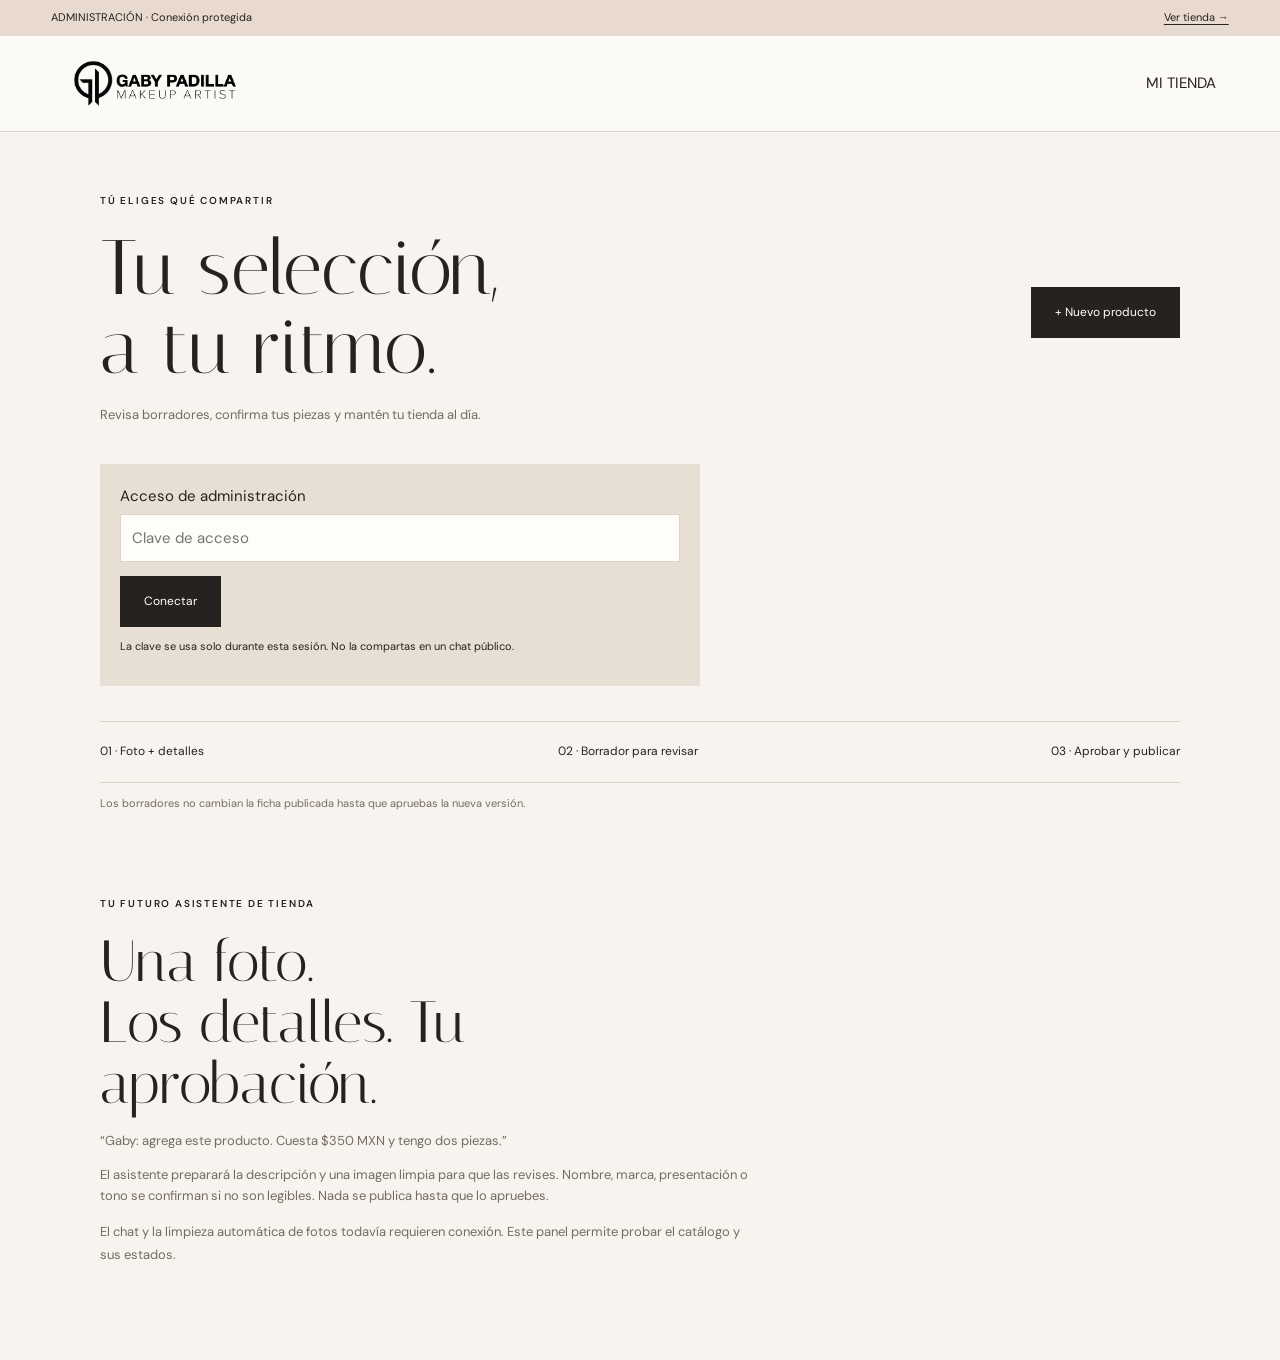
<file: tienda/manage.html>
<!doctype html><html lang="es-MX"><head><meta charset="utf-8"><meta name="viewport" content="width=device-width,initial-scale=1"><meta name="robots" content="noindex,nofollow,noarchive"><title>Mi tienda · Gaby Padilla</title><link href="https://fonts.googleapis.com/css2?family=DM+Sans:wght@400;500;600&family=Italiana&display=swap" rel="stylesheet"><link href="shop.css?v=launch-10" rel="stylesheet"><link href="manage.css" rel="stylesheet"><script src="manage.js?v=launch-10" defer></script></head><body>
<div class="preview-bar"><span id="mode-label">ADMINISTRACIÓN · Conexión protegida</span><a href="./?preview=1" id="view-shop">Ver tienda →</a></div><header class="shop-header"><a href="../"><img src="../assets/images/gaby-padilla-logo.png" alt="Gaby Padilla" width="180" height="60"></a><span>MI TIENDA</span></header>
<main class="section-width manager"><div class="manager-title"><div><span class="eyebrow">TÚ ELIGES QUÉ COMPARTIR</span><h1>Tu selección,<br>a tu ritmo.</h1><p>Revisa borradores, confirma tus piezas y mantén tu tienda al día.</p></div><button class="dark-button" id="new-product" type="button">+ Nuevo producto</button></div>
<div id="connection" class="connection" hidden><label for="access-token">Acceso de administración</label><input id="access-token" type="password" autocomplete="off" placeholder="Clave de acceso"><button class="dark-button" id="connect" type="button">Conectar</button><p>La clave se usa solo durante esta sesión. No la compartas en un chat público.</p></div>
<div class="manager-guide"><span>01 · Foto + detalles</span><span>02 · Borrador para revisar</span><span>03 · Aprobar y publicar</span></div><p class="manager-note" id="manager-note">La publicación requiere aprobar la versión que revisaste.</p><p id="manager-status" role="status" aria-live="polite"></p><div id="inventory"></div>
<section class="chat-brief"><span class="eyebrow">TU FUTURO ASISTENTE DE TIENDA</span><h2>Una foto.<br>Los detalles. Tu aprobación.</h2><p>“Gaby: agrega este producto. Cuesta $350 MXN y tengo dos piezas.”</p><p>El asistente preparará la descripción y una imagen limpia para que las revises. Nombre, marca, presentación o tono se confirman si no son legibles. Nada se publica hasta que lo apruebes.</p><p class="manager-note">El chat y la limpieza automática de fotos todavía requieren conexión. Este panel permite probar el catálogo y sus estados.</p></section>
</main>
<dialog id="editor" aria-labelledby="editor-title"><button class="dialog-close" id="close-editor" type="button" aria-label="Cerrar">×</button><form id="product-form" class="editor-content"><span class="eyebrow">PRIMERO, UN BORRADOR</span><h2 id="editor-title">Tu próximo producto.</h2><p class="manager-note">Revisa la etiqueta del envase. Evita añadir ingredientes o beneficios que no puedas confirmar.</p><label>Nombre<input name="name" required maxlength="140"></label><div class="form-two"><label>Marca<input name="brand" required maxlength="80"></label><label>Presentación / tono (opcional)<input name="size" maxlength="100"></label></div><div class="form-two"><label>Precio en MXN<input name="price" type="number" min="1" step="0.01" required></label><label>Piezas disponibles<input name="quantity" type="number" min="0" max="9999" step="1" required></label></div><label>Categoría<select name="category"><option value="skincare">Skincare</option><option value="makeup">Maquillaje</option></select></label><label>Descripción<textarea name="description" rows="4" required maxlength="1600"></textarea></label><label>Imagen del producto<input name="imageFile" id="photo-file" type="file" accept="image/jpeg,image/png,image/webp"></label><img id="photo-preview" class="photo-preview" alt="Vista previa del producto" hidden><p class="manager-note">Usa una foto real. La carga no modifica el envase ni limpia automáticamente el fondo.</p><button class="dark-button" type="submit">Guardar borrador</button><p id="editor-status" role="status"></p></form></dialog>
<dialog id="approval" aria-labelledby="approval-title"><button class="dialog-close" id="close-approval" type="button" aria-label="Cerrar">×</button><div class="editor-content"><span class="eyebrow">REVISA ANTES DE PUBLICAR</span><h2 id="approval-title">¿Todo listo?</h2><div id="approval-preview"></div><button type="button" class="dark-button" id="approve-product">Aprobar y publicar</button><p id="approval-status" role="status"></p></div></dialog>
</body></html>
</file>
<file: styles.css>
/* Self-hosted Google Fonts (DM Sans, Italiana), latin + latin-ext */
/* latin-ext */
@font-face {
  font-family: 'DM Sans';
  font-style: normal;
  font-weight: 400;
  font-display: swap;
  src: url(assets/fonts/rP2Yp2ywxg089UriI5-g4vlH9VoD8Cmcqbu6-K6h9Q.woff2) format('woff2');
  unicode-range: U+0100-02BA, U+02BD-02C5, U+02C7-02CC, U+02CE-02D7, U+02DD-02FF, U+0304, U+0308, U+0329, U+1D00-1DBF, U+1E00-1E9F, U+1EF2-1EFF, U+2020, U+20A0-20AB, U+20AD-20C4, U+2113, U+2C60-2C7F, U+A720-A7FF;
}
/* latin */
@font-face {
  font-family: 'DM Sans';
  font-style: normal;
  font-weight: 400;
  font-display: swap;
  src: url(assets/fonts/rP2Yp2ywxg089UriI5-g4vlH9VoD8Cmcqbu0-K4.woff2) format('woff2');
  unicode-range: U+0000-00FF, U+0131, U+0152-0153, U+02BB-02BC, U+02C6, U+02DA, U+02DC, U+0304, U+0308, U+0329, U+2000-206F, U+20AC, U+2122, U+2191, U+2193, U+2212, U+2215, U+FEFF, U+FFFD;
}
/* latin-ext */
@font-face {
  font-family: 'DM Sans';
  font-style: normal;
  font-weight: 450;
  font-display: swap;
  src: url(assets/fonts/rP2Yp2ywxg089UriI5-g4vlH9VoD8Cmcqbu6-K6h9Q.woff2) format('woff2');
  unicode-range: U+0100-02BA, U+02BD-02C5, U+02C7-02CC, U+02CE-02D7, U+02DD-02FF, U+0304, U+0308, U+0329, U+1D00-1DBF, U+1E00-1E9F, U+1EF2-1EFF, U+2020, U+20A0-20AB, U+20AD-20C4, U+2113, U+2C60-2C7F, U+A720-A7FF;
}
/* latin */
@font-face {
  font-family: 'DM Sans';
  font-style: normal;
  font-weight: 450;
  font-display: swap;
  src: url(assets/fonts/rP2Yp2ywxg089UriI5-g4vlH9VoD8Cmcqbu0-K4.woff2) format('woff2');
  unicode-range: U+0000-00FF, U+0131, U+0152-0153, U+02BB-02BC, U+02C6, U+02DA, U+02DC, U+0304, U+0308, U+0329, U+2000-206F, U+20AC, U+2122, U+2191, U+2193, U+2212, U+2215, U+FEFF, U+FFFD;
}
/* latin-ext */
@font-face {
  font-family: 'DM Sans';
  font-style: normal;
  font-weight: 500;
  font-display: swap;
  src: url(assets/fonts/rP2Yp2ywxg089UriI5-g4vlH9VoD8Cmcqbu6-K6h9Q.woff2) format('woff2');
  unicode-range: U+0100-02BA, U+02BD-02C5, U+02C7-02CC, U+02CE-02D7, U+02DD-02FF, U+0304, U+0308, U+0329, U+1D00-1DBF, U+1E00-1E9F, U+1EF2-1EFF, U+2020, U+20A0-20AB, U+20AD-20C4, U+2113, U+2C60-2C7F, U+A720-A7FF;
}
/* latin */
@font-face {
  font-family: 'DM Sans';
  font-style: normal;
  font-weight: 500;
  font-display: swap;
  src: url(assets/fonts/rP2Yp2ywxg089UriI5-g4vlH9VoD8Cmcqbu0-K4.woff2) format('woff2');
  unicode-range: U+0000-00FF, U+0131, U+0152-0153, U+02BB-02BC, U+02C6, U+02DA, U+02DC, U+0304, U+0308, U+0329, U+2000-206F, U+20AC, U+2122, U+2191, U+2193, U+2212, U+2215, U+FEFF, U+FFFD;
}
/* latin-ext */
@font-face {
  font-family: 'DM Sans';
  font-style: normal;
  font-weight: 550;
  font-display: swap;
  src: url(assets/fonts/rP2Yp2ywxg089UriI5-g4vlH9VoD8Cmcqbu6-K6h9Q.woff2) format('woff2');
  unicode-range: U+0100-02BA, U+02BD-02C5, U+02C7-02CC, U+02CE-02D7, U+02DD-02FF, U+0304, U+0308, U+0329, U+1D00-1DBF, U+1E00-1E9F, U+1EF2-1EFF, U+2020, U+20A0-20AB, U+20AD-20C4, U+2113, U+2C60-2C7F, U+A720-A7FF;
}
/* latin */
@font-face {
  font-family: 'DM Sans';
  font-style: normal;
  font-weight: 550;
  font-display: swap;
  src: url(assets/fonts/rP2Yp2ywxg089UriI5-g4vlH9VoD8Cmcqbu0-K4.woff2) format('woff2');
  unicode-range: U+0000-00FF, U+0131, U+0152-0153, U+02BB-02BC, U+02C6, U+02DA, U+02DC, U+0304, U+0308, U+0329, U+2000-206F, U+20AC, U+2122, U+2191, U+2193, U+2212, U+2215, U+FEFF, U+FFFD;
}
/* latin-ext */
@font-face {
  font-family: 'DM Sans';
  font-style: normal;
  font-weight: 600;
  font-display: swap;
  src: url(assets/fonts/rP2Yp2ywxg089UriI5-g4vlH9VoD8Cmcqbu6-K6h9Q.woff2) format('woff2');
  unicode-range: U+0100-02BA, U+02BD-02C5, U+02C7-02CC, U+02CE-02D7, U+02DD-02FF, U+0304, U+0308, U+0329, U+1D00-1DBF, U+1E00-1E9F, U+1EF2-1EFF, U+2020, U+20A0-20AB, U+20AD-20C4, U+2113, U+2C60-2C7F, U+A720-A7FF;
}
/* latin */
@font-face {
  font-family: 'DM Sans';
  font-style: normal;
  font-weight: 600;
  font-display: swap;
  src: url(assets/fonts/rP2Yp2ywxg089UriI5-g4vlH9VoD8Cmcqbu0-K4.woff2) format('woff2');
  unicode-range: U+0000-00FF, U+0131, U+0152-0153, U+02BB-02BC, U+02C6, U+02DA, U+02DC, U+0304, U+0308, U+0329, U+2000-206F, U+20AC, U+2122, U+2191, U+2193, U+2212, U+2215, U+FEFF, U+FFFD;
}
/* latin-ext */
@font-face {
  font-family: 'DM Sans';
  font-style: normal;
  font-weight: 650;
  font-display: swap;
  src: url(assets/fonts/rP2Yp2ywxg089UriI5-g4vlH9VoD8Cmcqbu6-K6h9Q.woff2) format('woff2');
  unicode-range: U+0100-02BA, U+02BD-02C5, U+02C7-02CC, U+02CE-02D7, U+02DD-02FF, U+0304, U+0308, U+0329, U+1D00-1DBF, U+1E00-1E9F, U+1EF2-1EFF, U+2020, U+20A0-20AB, U+20AD-20C4, U+2113, U+2C60-2C7F, U+A720-A7FF;
}
/* latin */
@font-face {
  font-family: 'DM Sans';
  font-style: normal;
  font-weight: 650;
  font-display: swap;
  src: url(assets/fonts/rP2Yp2ywxg089UriI5-g4vlH9VoD8Cmcqbu0-K4.woff2) format('woff2');
  unicode-range: U+0000-00FF, U+0131, U+0152-0153, U+02BB-02BC, U+02C6, U+02DA, U+02DC, U+0304, U+0308, U+0329, U+2000-206F, U+20AC, U+2122, U+2191, U+2193, U+2212, U+2215, U+FEFF, U+FFFD;
}
/* latin-ext */
@font-face {
  font-family: 'DM Sans';
  font-style: normal;
  font-weight: 700;
  font-display: swap;
  src: url(assets/fonts/rP2Yp2ywxg089UriI5-g4vlH9VoD8Cmcqbu6-K6h9Q.woff2) format('woff2');
  unicode-range: U+0100-02BA, U+02BD-02C5, U+02C7-02CC, U+02CE-02D7, U+02DD-02FF, U+0304, U+0308, U+0329, U+1D00-1DBF, U+1E00-1E9F, U+1EF2-1EFF, U+2020, U+20A0-20AB, U+20AD-20C4, U+2113, U+2C60-2C7F, U+A720-A7FF;
}
/* latin */
@font-face {
  font-family: 'DM Sans';
  font-style: normal;
  font-weight: 700;
  font-display: swap;
  src: url(assets/fonts/rP2Yp2ywxg089UriI5-g4vlH9VoD8Cmcqbu0-K4.woff2) format('woff2');
  unicode-range: U+0000-00FF, U+0131, U+0152-0153, U+02BB-02BC, U+02C6, U+02DA, U+02DC, U+0304, U+0308, U+0329, U+2000-206F, U+20AC, U+2122, U+2191, U+2193, U+2212, U+2215, U+FEFF, U+FFFD;
}
/* latin */
@font-face {
  font-family: 'Italiana';
  font-style: normal;
  font-weight: 400;
  font-display: swap;
  src: url(assets/fonts/QldNNTtLsx4E__B0XQmWaXw.woff2) format('woff2');
  unicode-range: U+0000-00FF, U+0131, U+0152-0153, U+02BB-02BC, U+02C6, U+02DA, U+02DC, U+0304, U+0308, U+0329, U+2000-206F, U+20AC, U+2122, U+2191, U+2193, U+2212, U+2215, U+FEFF, U+FFFD;
}
:root{--cream:#f7f4ef;--linen:#eee7de;--sand:#d9c7b8;--pink:#e6d4ce;--cocoa:#82665c;--dark:#1d1b1a;--black:#151312;--muted:#645d58;--border:#dbd4cd;--white:#fffdfa;--serif:'Italiana',Georgia,'Times New Roman',serif;--sans:'DM Sans',Arial,sans-serif}
*,*::before,*::after{box-sizing:border-box}html{scroll-behavior:smooth}body{margin:0;background:var(--cream);color:var(--dark);font-family:var(--sans);font-size:15px;-webkit-font-smoothing:antialiased}img{display:block;max-width:100%}a{color:inherit;text-decoration:none}button{font:inherit}a:focus-visible,button:focus-visible,summary:focus-visible,video:focus-visible{outline:3px solid #a47c67;outline-offset:4px}::selection{background:#d5aa98;color:#1b1714}.container{width:min(1160px,calc(100% - 92px));margin:0 auto}.container-wide{width:min(1450px,calc(100% - 88px));margin:0 auto}.skip-link{position:absolute;left:12px;top:-50px;z-index:40;background:white;color:black;padding:9px 18px}.skip-link:focus{top:12px}.topline{height:32px;background:var(--black);color:#f4ece4;display:flex;align-items:center;justify-content:center;gap:clamp(30px,9vw,190px);font-size:9px;font-weight:650;letter-spacing:.24em}.topline-right{color:#bfae9f}.site-header{height:85px;background:#fbfaf7;position:relative;z-index:20;border-bottom:1px solid rgba(29,27,26,.07)}.header-inner{height:100%;display:flex;align-items:center;justify-content:space-between;gap:20px}.brand{display:flex;align-items:center;flex-shrink:0}.brand img{width:192px;height:auto}.nav{display:flex;align-items:center;gap:clamp(20px,2.8vw,46px);margin-left:auto;margin-right:auto}.nav a{font-size:12px;font-weight:550;transition:color .2s}.nav a:hover{color:#9d7764}.header-actions{display:flex;align-items:center;gap:20px}.lang-switch{border:0;background:none;cursor:pointer;font-weight:700;letter-spacing:.1em;font-size:11px;padding:10px 3px}.lang-switch span{color:var(--cocoa)}.btn{display:inline-flex;justify-content:space-between;align-items:center;gap:27px;min-height:44px;padding:13px 19px;font-size:11px;font-weight:650;letter-spacing:.06em;transition:background .2s,transform .2s,color .2s;border:1px solid transparent;white-space:nowrap}.btn:hover{transform:translateY(-2px)}.btn-dark{background:var(--black);color:#fff}.btn-dark:hover{background:#4c3831}.btn-cream{background:#f3eae1;color:var(--black)}.btn-cream:hover{background:#fff}.btn-large{min-height:56px;padding:16px 25px;min-width:202px}.btn span:last-child{font-size:17px;font-weight:400}.menu-toggle,.mobile-menu,.mobile-booking-bar{display:none}
.hero{display:grid;grid-template-columns:51.5% 48.5%;min-height:min(710px,78vw);background:var(--cream)}.hero-copy{display:flex;align-items:center;min-width:0}.hero-copy-inner{width:min(550px,100%);margin:0 auto;padding:80px 40px 66px 9vw}.eyebrow{font-size:10px;line-height:1.7;letter-spacing:.25em;font-weight:700;color:var(--cocoa)}.with-line{display:flex;align-items:center;gap:16px}.with-line:before{content:"";height:1px;width:35px;background:var(--cocoa)}h1,h2,h3,h4,p{margin-top:0}.hero h1{font:400 clamp(70px,6.8vw,109px)/.99 var(--serif);letter-spacing:-.045em;margin:33px 0 32px;white-space:nowrap}.hero h1 em,.section-heading h2 em,.portfolio-header h2 em,.about-content h2 em,.faq-intro h2 em,.closing h2 em{font-style:normal;color:#af8b79}.hero-description{font-size:15px;line-height:1.9;max-width:390px;color:#67605b;margin-bottom:30px}.hero-buttons{display:flex;align-items:center;gap:33px;flex-wrap:wrap}.subtle-link{font-size:12px;font-weight:600;border-bottom:1px solid var(--dark);padding:7px 0;white-space:nowrap}.subtle-link:hover{color:var(--cocoa);border-color:var(--cocoa)}.hero-bottom{display:flex;align-items:center;gap:16px;color:#9a8e83;font-size:9px;font-weight:650;letter-spacing:.22em;margin-top:68px}.tiny-rule{width:36px;height:1px;background:#baaca1}.hero-media{height:100%;max-height:810px;min-height:660px;position:relative;overflow:hidden;background:#e2d9d1}.hero-media>img{height:100%;width:100%;object-fit:cover;object-position:center 35%}.hero-image-caption{position:absolute;bottom:29px;left:34px;font-size:10px;font-weight:700;letter-spacing:.18em;color:#fbf8f3;text-shadow:0 1px 9px #0009}.hero-index{position:absolute;right:30px;bottom:28px;color:#fff;font-size:11px;letter-spacing:.12em;text-shadow:0 1px 8px #0007}.little-dot{font-size:14px;margin:0 5px}.identity-band{height:64px;background:#e7dad0;display:flex;align-items:center;overflow:hidden}.identity-track{white-space:nowrap;width:100%;overflow:hidden}.identity-track span{display:block;width:max-content;animation:marquee 47s linear infinite;letter-spacing:.21em;font-size:11px;font-weight:600;color:#5c4a43}.identity-track b{color:#ab8270;padding:0 30px;font-size:16px;font-weight:400}@keyframes marquee{to{transform:translateX(-50%)}}
.section{padding:124px 0}.section-heading{text-align:center}.section-heading h2,.portfolio-header h2,.faq-intro h2{font:400 clamp(55px,5.5vw,87px)/1.1 var(--serif);letter-spacing:-.03em;margin:17px 0 20px}.section-heading p{max-width:460px;margin:0 auto;line-height:1.85;color:var(--muted);font-size:14px}.feature-grid{display:grid;grid-template-columns:1fr 1fr;gap:25px;margin-top:64px}.feature-card{height:500px;position:relative;overflow:hidden;background:#bbb}.feature-image,.feature-image img,.feature-overlay{position:absolute;inset:0;width:100%;height:100%}.feature-image img{object-fit:cover;transition:transform .7s}.feature-card:hover .feature-image img{transform:scale(1.045)}.feature-bride .feature-image img{object-position:center 38%}.feature-xv .feature-image img{object-position:center 50%}.feature-overlay{background:linear-gradient(180deg,rgba(0,0,0,.04),rgba(15,12,11,.16) 40%,rgba(18,12,11,.83))}.feature-copy{position:absolute;inset:auto 37px 30px;color:white}.feature-number{font-size:10px;font-weight:600;letter-spacing:.2em;color:#f6d4c4}.feature-copy h3{font:400 clamp(50px,5vw,76px)/1.1 var(--serif);margin:11px 0 8px}.feature-copy p{font-size:13px;line-height:1.7;max-width:340px;color:#f6eee8;margin-bottom:22px}.feature-footer{border-top:1px solid #ffffff80;padding-top:18px;display:flex;align-items:center;justify-content:space-between;font-size:12px;font-weight:600;letter-spacing:.04em}.feature-footer a{display:grid;place-items:center;border:1px solid #fffb;border-radius:50%;height:37px;width:37px;font-size:19px;transition:background .2s}.feature-footer a:hover{background:#fff3;color:#fff}.package-note{text-align:center;font-size:12px;color:#736962;line-height:1.8;max-width:760px;margin:23px auto 0}.package-note span:first-child{color:#b48c79;padding-right:6px}.service-list-header{display:flex;justify-content:space-between;align-items:end;gap:20px;margin:84px 0 24px}.service-list-header h3{font:400 clamp(33px,3.6vw,54px)/1.2 var(--serif);margin:8px 0 0}.service-currency{font-size:11px;color:#756d67;padding-bottom:4px}.service-list{display:grid;grid-template-columns:1fr 1fr;gap:0 42px}.service-item{border-top:1px solid var(--border);min-height:103px;display:flex;align-items:center;justify-content:space-between;gap:16px;padding:21px 0}.service-item:nth-last-child(-n+2){border-bottom:1px solid var(--border)}.service-item h4{font-size:13px;letter-spacing:-.015em;margin:0 0 7px;font-weight:700}.service-item p{font-size:12px;color:var(--muted);line-height:1.5;margin:0}.service-item-side{display:flex;align-items:center;gap:24px;flex-shrink:0}.service-item-side span{font-size:13px;font-weight:700}.service-item-side a{display:grid;place-items:center;border:1px solid #bdb0a6;height:32px;width:32px;border-radius:50%;font-size:17px;transition:background .2s}.service-item-side a:hover{background:var(--dark);color:white}.small-disclaimer{font-size:11px;color:#766d67;margin:18px 0 0}.portrait-break{width:100%;background:#eee}.portrait-break-img{height:clamp(260px,38vw,560px);width:100%;overflow:hidden}.portrait-break img{width:100%;height:100%;object-fit:cover;object-position:center center}
.portfolio-section{background:#fdfbf8}.portfolio-header{display:flex;justify-content:space-between;align-items:end;gap:50px;margin-bottom:48px}.portfolio-header h2{margin-bottom:0}.portfolio-header p{max-width:280px;font-size:14px;color:var(--muted);line-height:1.85;margin-bottom:4px}.portfolio-grid{display:grid;grid-template-columns:1.08fr .94fr .94fr;gap:17px;align-items:start}.portfolio-photo{position:relative;margin:0;overflow:hidden;background:#e3d9d3;min-width:0}.portfolio-photo img{width:100%;height:100%;object-fit:cover;transition:transform .5s}.portfolio-photo:hover img{transform:scale(1.025)}.photo-tall{height:492px}.photo-short{height:430px}.photo-short:nth-child(2) img{object-position:center 10%}.photo-short:nth-child(3) img{object-position:center 20%}.portfolio-photo figcaption{position:absolute;bottom:0;left:0;right:0;padding:27px 20px 18px;background:linear-gradient(transparent,#0008);color:white;font-size:11px;letter-spacing:.1em;font-weight:600}.video-heading{text-align:center;margin:112px 0 29px}.video-heading h3{font:400 55px/1.1 var(--serif);margin:6px 0 9px}.video-heading p{font-size:13px;color:var(--muted);margin:0}.video-grid{display:grid;grid-template-columns:repeat(2,minmax(0,1fr));gap:19px;max-width:830px;margin-inline:auto}.video-card{position:relative;background:#e6ded6;aspect-ratio:4/5;overflow:hidden}.video-card video{display:block;width:100%;height:100%;object-fit:cover}.video-label{position:absolute;top:19px;left:18px;color:white;text-shadow:0 1px 7px #0008;pointer-events:none;font-size:10px;letter-spacing:.15em;font-weight:700}.portfolio-social{margin-top:34px;padding-top:24px;display:flex;align-items:center;justify-content:space-between;gap:20px;border-top:1px solid var(--border);font-size:12px;color:var(--muted)}.portfolio-social a{font-weight:700;color:var(--dark);border-bottom:1px solid currentColor;padding-bottom:5px}
.about-section{display:grid;grid-template-columns:1fr 1fr;background:#e6d7cd;min-height:690px}.about-image{min-height:690px;overflow:hidden}.about-image img{height:100%;width:100%;object-fit:cover;object-position:center 38%}.about-content{align-self:center;padding:78px max(50px,8vw) 75px max(56px,7vw);max-width:700px}.about-content h2{font:400 clamp(70px,6.3vw,104px)/.99 var(--serif);letter-spacing:-.04em;margin:22px 0 29px}.about-content h2 em{color:#9e7765}.about-content p{font-size:14px;line-height:1.9;color:#695b54;margin:0 0 17px}.about-content .about-lead{color:#362923;font-size:20px;line-height:1.55;max-width:440px;margin-bottom:25px}.text-arrow{display:inline-flex;gap:29px;align-items:center;border-bottom:1px solid currentColor;padding:10px 0 8px;font-size:12px;font-weight:700;letter-spacing:.02em;margin-top:17px}.text-arrow span:last-child{font-size:18px;font-weight:400}.about-signature{font:400 45px/1 var(--serif);margin-top:37px;color:#97705c;letter-spacing:-.02em}.about-signature span{font:20px Georgia,serif;padding-left:4px}
.faq-section{background:var(--cream)}.faq-layout{display:grid;grid-template-columns:.86fr 1.14fr;gap:100px}.faq-intro p{max-width:310px;line-height:1.85;color:var(--muted);font-size:14px}.faq-intro .text-arrow{margin-top:18px}.faq-items{border-top:1px solid var(--border)}.faq-items details{border-bottom:1px solid var(--border)}.faq-items summary{cursor:pointer;list-style:none;display:flex;align-items:center;justify-content:space-between;gap:30px;min-height:79px;padding:17px 0;font-size:14px;font-weight:600}.faq-items summary::-webkit-details-marker{display:none}.faq-items details p{font-size:13px;line-height:1.95;color:var(--muted);padding:0 42px 23px 0;margin:0}.plus-icon{display:inline-block;width:22px;height:22px;flex-shrink:0;position:relative}.plus-icon:before,.plus-icon:after{content:"";position:absolute;left:4px;right:4px;top:10px;background:var(--dark);height:1px;transition:transform .2s}.plus-icon:after{transform:rotate(90deg)}details[open] .plus-icon:after{transform:rotate(0)}
.closing{background:#25201e;color:#fffaf4;text-align:center;position:relative;overflow:hidden}.closing:before{content:"";position:absolute;inset:-35%;background:radial-gradient(ellipse at center,#73544948 0%,transparent 54%);pointer-events:none}.closing-inner{padding:118px 0 119px;position:relative}.closing-ornament{font-size:33px;font-weight:300;color:#b99a88;margin-bottom:14px}.closing .eyebrow{color:#ddbcab}.closing h2{font:400 clamp(65px,6.7vw,108px)/1.07 var(--serif);letter-spacing:-.035em;margin:26px 0 23px}.closing h2 em{color:#d6b29f}.closing p{font-size:14px;color:#d3c3ba;margin-bottom:29px}.closing .btn{min-width:253px}.closing small{display:block;font-size:11px;color:#c5ada0;margin-top:20px}.footer{background:#f9f7f3}.footer-top{display:grid;grid-template-columns:2.5fr 1fr 1fr;gap:40px;padding:73px 0 75px}.footer-logo img{width:240px;height:auto;margin-left:-13px}.footer-logo p{font-size:12px;color:var(--muted);margin-top:9px}.footer-link-block{display:flex;flex-direction:column;align-items:flex-start;gap:15px;font-size:12px}.footer-link-block>span:first-child{font-size:10px;font-weight:700;letter-spacing:.18em;color:#756358;margin-bottom:5px}.footer-link-block>a:hover{color:#a17a67}.footer-link-block>span:not(:first-child){color:var(--muted)}.footer-bottom{border-top:1px solid var(--border);min-height:72px;display:flex;justify-content:space-between;align-items:center;gap:20px;font-size:9px;font-weight:600;letter-spacing:.09em;color:#898078}.footer-bottom a{color:var(--dark)}
@media(min-width:1550px){.hero-copy-inner{padding-left:calc((100vw - 1270px)/2);width:100%;max-width:none}.hero{min-height:720px;max-height:790px}}
@media(max-width:1100px){.container{width:min(100% - 68px,1160px)}.container-wide{width:calc(100% - 48px)}.nav{gap:19px}.brand img{width:170px}.header-actions{gap:12px}.hero-copy-inner{padding-left:6vw;padding-right:22px}.hero h1{font-size:clamp(59px,7vw,80px)}.hero-media{min-height:575px}.hero-bottom{margin-top:45px}.section{padding:96px 0}.feature-card{height:440px}.about-content{padding:55px}.faq-layout{gap:62px}}
@media(max-width:820px){.nav,.header-book{display:none}.site-header{height:72px}.brand img{width:166px}.header-actions{margin-left:auto}.menu-toggle{width:38px;height:38px;border:0;background:none;padding:8px;display:flex;justify-content:center;flex-direction:column;gap:6px;cursor:pointer}.menu-toggle span{display:block;height:1px;background:var(--black);width:23px}.mobile-menu{display:flex;position:absolute;top:72px;left:0;right:0;padding:24px 35px 32px;background:#f9f7f3;box-shadow:0 18px 24px #0001;flex-direction:column;gap:22px;font-size:16px}.mobile-menu[hidden]{display:none}.mobile-menu>a:last-child{font-weight:700}.hero{grid-template-columns:1fr 1fr}.hero-copy-inner{padding:48px 25px 50px 42px}.hero h1{font-size:clamp(52px,7vw,65px)}.hero-description{font-size:13px}.hero-buttons{gap:16px}.hero-media{min-height:590px}.btn-large{min-width:0}.hero-bottom{margin-top:30px}.feature-card{height:420px}.service-list{gap:0 25px}.service-item-side{gap:10px}.service-item h4{font-size:12px}.about-section{min-height:0}.about-image{min-height:570px}.about-content{padding:50px 36px}.about-content h2{font-size:76px}.about-content .about-lead{font-size:18px}.footer-top{grid-template-columns:1.6fr 1fr 1fr}}
@media(max-width:600px){.mobile-booking-bar{position:fixed;bottom:0;left:0;right:0;z-index:25;display:flex;align-items:center;justify-content:space-between;gap:10px;padding:9px 19px calc(9px + env(safe-area-inset-bottom));background:#faf8f5;box-shadow:0 -3px 20px #00000012;border-top:1px solid #e6ded7}.mobile-booking-bar>span{font-weight:700;font-size:9px;letter-spacing:.12em;color:#7c675e}.mobile-booking-bar .btn{min-height:39px;padding:9px 13px;font-size:11px;gap:23px}body{padding-bottom:64px}.container,.container-wide{width:calc(100% - 38px)}.topline{height:29px;letter-spacing:.12em;font-size:8px}.topline-right{display:none}.site-header{height:70px}.brand img{width:161px}.mobile-menu{top:70px}.hero{display:flex;flex-direction:column}.hero-copy{order:2}.hero-copy-inner{width:100%;padding:58px 19px 60px}.hero h1{font-size:clamp(62px,12vw,91px);line-height:1;white-space:normal;margin:25px 0 24px}.hero-description{font-size:14px;max-width:390px}.hero-buttons{gap:24px}.hero-bottom{margin-top:44px}.hero-media{order:1;height:440px;min-height:0;max-height:none}.hero-media>img{object-position:center 33%}.hero-image-caption{left:20px;bottom:20px;font-size:8px}.hero-index{right:20px;bottom:18px}.identity-band{height:49px}.identity-track span{font-size:9px}.identity-track b{padding:0 19px}.section{padding:79px 0}.eyebrow{font-size:9px}.section-heading h2,.portfolio-header h2,.faq-intro h2{font-size:clamp(55px,12vw,75px)}.section-heading p{font-size:13px}.feature-grid{grid-template-columns:1fr;gap:15px;margin-top:37px}.feature-card{height:470px}.feature-copy{left:27px;right:25px;bottom:25px}.feature-copy h3{font-size:68px}.package-note{font-size:11px;text-align:left;line-height:1.7}.service-list-header{margin-top:65px}.service-list-header h3{font-size:39px}.service-currency{font-size:10px;white-space:nowrap}.service-list{grid-template-columns:1fr}.service-item{min-height:95px}.service-item:nth-last-child(2){border-bottom:0}.service-item h4{font-size:14px}.service-item-side{gap:15px}.small-disclaimer{font-size:10px}.portrait-break-img{height:220px}.portrait-break img{object-position:42% center}.portfolio-header{flex-direction:column;align-items:start;gap:15px;margin-bottom:33px}.portfolio-header p{max-width:460px}.portfolio-grid{grid-template-columns:1fr 1fr;gap:12px}.portfolio-photo.photo-tall{height:410px;grid-row:span 2}.portfolio-photo.photo-short{height:199px}.portfolio-photo figcaption{font-size:9px;padding:22px 11px 10px}.video-heading{margin-top:70px}.video-heading h3{font-size:47px}.video-grid{grid-template-columns:1fr 1fr;gap:12px}.video-card{aspect-ratio:3/4}.video-label{font-size:8px;top:12px;left:12px}.portfolio-social{flex-direction:column;align-items:start;gap:13px;line-height:1.6}.about-section{display:flex;flex-direction:column}.about-image{height:415px;min-height:0}.about-image img{object-position:center 27%}.about-content{max-width:none;padding:70px 28px 75px}.about-content h2{font-size:87px}.about-content p{font-size:13px}.faq-layout{grid-template-columns:1fr;gap:38px}.faq-intro h2{margin-bottom:14px}.faq-intro p{max-width:440px}.faq-items summary{font-size:13px}.faq-items details p{font-size:12px}.closing-inner{padding:88px 0 96px}.closing h2{font-size:clamp(58px,12vw,86px)}.closing p{line-height:1.6}.footer-top{grid-template-columns:1fr 1fr;gap:35px 23px;padding:65px 0 60px}.footer-logo{grid-column:1/-1}.footer-logo img{width:220px}.footer-bottom{padding:24px 0;min-height:0;flex-wrap:wrap;line-height:1.8}.footer-bottom>span:nth-child(2){display:none}}
@media(max-width:380px){.hero h1{font-size:60px}.hero-media{height:390px}.feature-card{height:410px}.feature-copy h3{font-size:56px}.service-item p{max-width:190px}.about-content h2{font-size:74px}.footer-logo img{width:195px}}
@media(prefers-reduced-motion:reduce){*,*::before,*::after{scroll-behavior:auto!important;transition:none!important;animation:none!important}}

/* Service-area content: useful geography without keyword-stuffed doorway pages. */
.local-area-section{background:#eee7de}
.local-area-top{display:grid;grid-template-columns:1fr 1fr;gap:75px;align-items:end;margin-bottom:45px}
.local-area-top h2{font:400 clamp(48px,5vw,83px)/1.08 var(--serif);letter-spacing:-.035em;margin:16px 0 0}
.local-area-top>p{font-size:14px;line-height:1.85;color:var(--muted);max-width:520px;margin:0}
.local-area-grid{display:grid;grid-template-columns:repeat(3,1fr);border-top:1px solid #d3c6b9;border-bottom:1px solid #d3c6b9}
.local-area-grid article{padding:40px 30px 43px 0;min-width:0}
.local-area-grid article+article{border-left:1px solid #d3c6b9;padding-left:30px}
.area-number{font-size:10px;font-weight:650;color:#756358;letter-spacing:.16em}
.local-area-grid h3{font:400 clamp(30px,2.8vw,43px)/1.15 var(--serif);margin:14px 0}
.local-area-grid p{font-size:13px;line-height:1.85;color:var(--muted);margin:0;max-width:330px}
.local-area-section .text-arrow{margin-top:26px}
@media(max-width:820px){.local-area-top{gap:24px}.local-area-grid article{padding-right:15px}.local-area-grid article+article{padding-left:15px}}
@media(max-width:600px){.local-area-top{grid-template-columns:1fr;gap:17px}.local-area-top h2{font-size:59px}.local-area-grid{grid-template-columns:1fr}.local-area-grid article,.local-area-grid article+article{border-left:0;padding:23px 0;border-bottom:1px solid #d3c6b9}.local-area-grid article:last-child{border-bottom:0}.local-area-grid h3{font-size:36px;margin:7px 0}.local-area-grid p{font-size:12px}}


/* v5: Feature cards navigate to editorial service landing pages. */
.feature-footer a::after{content:"";position:absolute;inset:0;z-index:2}
.feature-footer a:focus-visible{outline:3px solid white;outline-offset:4px}
@media(min-width:900px){.portfolio-grid{grid-template-columns:1.18fr 1fr 1fr 1fr;grid-auto-rows:268px;align-items:stretch}.portfolio-photo.photo-tall{grid-row:span 2;height:auto}.portfolio-photo.photo-short{height:auto}}
@media(min-width:601px) and (max-width:899px){.portfolio-grid{grid-template-columns:repeat(3,minmax(0,1fr));grid-auto-rows:235px}.portfolio-photo.photo-tall{grid-row:span 2;height:auto}.portfolio-photo.photo-short{height:auto}}
@media(max-width:600px){.portfolio-grid{grid-template-columns:1fr 1fr;grid-auto-rows:195px}.portfolio-photo.photo-tall{grid-row:span 2;height:auto}.portfolio-photo.photo-short{height:auto}.portfolio-photo:nth-child(3) img{object-position:center 15%}}
@media(max-width:390px){.portfolio-grid{grid-auto-rows:165px}}
.crumbs{display:flex;gap:12px;align-items:center;padding-top:27px;padding-bottom:27px;color:var(--muted);font-size:11px;letter-spacing:.02em}.crumbs a{color:#39302b;border-bottom:1px solid #b8a398}.crumbs span[aria-hidden]{color:#aa9a8e}
.detail-hero{display:grid;grid-template-columns:51% 49%;min-height:680px;background:var(--linen)}.detail-hero-content{display:flex;align-items:center}.detail-hero-inner{max-width:660px;padding:75px 45px 78px max(7vw,55px)}.detail-hero h1{font:400 clamp(64px,6.3vw,104px)/1.02 var(--serif);letter-spacing:-.04em;margin:19px 0 24px}.detail-hero-lead{font:400 clamp(22px,2.4vw,31px)/1.3 var(--serif);margin-bottom:21px}.detail-hero-description{font-size:14px;line-height:1.85;max-width:470px;color:#6c625b;margin-bottom:31px}.detail-hero-actions{display:flex;align-items:center;gap:20px;flex-wrap:wrap}.detail-price-tag{font-weight:700;font-size:22px;letter-spacing:-.04em;white-space:nowrap}.detail-price-tag small{font-size:11px;font-weight:600;letter-spacing:.08em;color:var(--muted)}.detail-hero-trust{font-size:10px;letter-spacing:.12em;color:#93796d;margin-top:40px;font-weight:600}.detail-hero-visual{position:relative;min-height:670px;overflow:hidden;background:#998e82}.detail-hero-photo{width:100%;height:100%;object-fit:cover;object-position:center 33%}.detail-hero-image-label{position:absolute;bottom:25px;left:28px;font-size:10px;font-weight:700;color:#fff;letter-spacing:.17em;text-shadow:0 1px 7px #000a}.detail-band{background:#302723;color:#ead8cb;text-align:center;padding:24px 18px;font-size:11px;font-weight:650;letter-spacing:.2em}
.detail-inclusion-layout{display:grid;grid-template-columns:.83fr 1.17fr;gap:100px}.detail-inclusion-heading{position:sticky;top:50px;align-self:start}.detail-inclusion-heading h2{font:400 clamp(61px,6vw,95px)/1.02 var(--serif);margin:17px 0 24px}.detail-inclusion-heading h2 em{font-style:normal;color:#b38c7c}.detail-inclusion-heading p{line-height:1.8;font-size:14px;color:var(--muted);max-width:320px}.detail-inclusions{border-top:1px solid var(--border)}.detail-inclusion{display:grid;grid-template-columns:52px 1fr;gap:16px;padding:29px 2px 29px 0;border-bottom:1px solid var(--border)}.detail-num{font-size:11px;letter-spacing:.18em;font-weight:700;color:#a98777;padding-top:6px}.detail-inclusion h3{font:400 30px/1.18 var(--serif);margin-bottom:12px}.detail-inclusion p{font-size:13px;line-height:1.9;color:var(--muted);max-width:540px;margin:0}
.detail-price-section{background:#eaded4;padding:83px 0}.detail-price-layout{display:grid;grid-template-columns:1fr .87fr;gap:65px;align-items:center}.detail-price-layout>div:first-child h2{font:400 clamp(58px,6vw,87px)/1.05 var(--serif);margin:14px 0 16px}.detail-price-layout>div:first-child p{font-size:14px;line-height:1.9;color:#6c5b51;max-width:480px}.detail-price-card{background:#faf8f5;padding:38px 42px;box-shadow:0 12px 35px #3520150d}.detail-price-card>span:first-child{font-size:10px;letter-spacing:.14em;font-weight:700;color:var(--cocoa)}.detail-price-card strong{display:block;margin:8px 0 17px;font:400 clamp(56px,5vw,79px)/1 var(--serif)}.detail-price-card strong small{font:700 14px/1 var(--sans);letter-spacing:.04em}.price-rule{border-top:1px solid var(--border);margin-bottom:23px}.detail-price-card p{font-size:13px;margin:0 0 10px}.detail-price-card>small{font-size:12px;display:block;line-height:1.6;color:var(--muted);margin:7px 0 24px}.detail-price-card .btn{width:100%}.price-disclaimer{display:block;font-size:10px;color:var(--muted);line-height:1.55;margin-top:12px}
.detail-steps{background:#fdfbf8}.detail-steps .section-heading h2{font:400 clamp(60px,6vw,88px)/1.1 var(--serif)}.detail-step-grid{display:grid;grid-template-columns:repeat(4,minmax(0,1fr));gap:17px;margin-top:60px}.detail-step{border-top:1px solid #b6a99f;padding:26px 17px 0 0}.detail-step>span{font-size:11px;color:#b18a79;letter-spacing:.18em}.detail-step h3{font:400 30px/1.12 var(--serif);margin:27px 0 12px}.detail-step p{font-size:12px;line-height:1.85;color:var(--muted)}
.detail-gallery{background:#ece4dc}.detail-gallery-heading{margin-bottom:33px}.detail-gallery-heading h2{font:400 clamp(60px,6vw,85px)/1.03 var(--serif);margin:10px 0}.detail-gallery-grid{display:grid;grid-template-columns:1fr 1fr;gap:20px}.detail-gallery-grid figure{height:450px;margin:0;overflow:hidden;background:#c5b7ad}.detail-gallery-grid img{height:100%;width:100%;object-fit:cover;object-position:center 34%}.detail-gallery-grid figure:first-child img{object-position:center 39%}
.detail-location{background:#f9f7f3}.detail-location .container{max-width:870px;text-align:center}.detail-location h2{font:400 clamp(50px,5vw,70px)/1.15 var(--serif);margin:17px auto 20px}.detail-location p{max-width:650px;line-height:1.9;margin:0 auto;color:var(--muted)}.detail-faq{padding:118px 0}.detail-faq .faq-intro h2{font:400 clamp(55px,5.7vw,82px)/1.05 var(--serif);margin:20px 0 25px}.detail-related{padding:75px 0;background:#e8dbd1}.detail-related>.container{display:flex;gap:30px;align-items:center;justify-content:space-between}.detail-related h2{font:400 clamp(35px,4vw,53px)/1.1 var(--serif);max-width:700px;margin:10px 0 0}.detail-related .text-arrow{flex-shrink:0}
@media(max-width:1050px){.detail-hero-inner{padding-left:40px;padding-right:30px}.detail-hero h1{font-size:clamp(57px,6.6vw,75px)}.detail-inclusion-layout{gap:50px}.detail-price-layout{gap:30px}.detail-price-card{padding:33px}}
@media(max-width:820px){.detail-hero{min-height:550px;grid-template-columns:1fr 1fr}.detail-hero-visual{min-height:570px}.detail-hero-inner{padding:44px 22px 42px 35px}.detail-hero h1{font-size:58px}.detail-hero-lead{font-size:24px}.detail-hero-actions{align-items:flex-start;gap:13px}.detail-price-tag{font-size:20px}.detail-inclusion-layout{grid-template-columns:1fr;gap:30px}.detail-inclusion-heading{position:static}.detail-inclusion-heading h2 br{display:none}.detail-step-grid{grid-template-columns:1fr 1fr;gap:27px}.detail-price-layout{grid-template-columns:1fr 1fr}}
@media(max-width:600px){.crumbs{font-size:10px;padding-top:21px;padding-bottom:20px}.detail-hero{display:flex;flex-direction:column}.detail-hero-visual{order:1;min-height:0;height:440px}.detail-hero-content{order:2}.detail-hero-inner{padding:57px 23px 62px}.detail-hero h1{font-size:clamp(64px,12vw,78px)}.detail-hero-lead{font-size:25px}.detail-hero-description{font-size:13px}.detail-hero-trust{margin-top:33px}.detail-hero-actions{gap:20px}.detail-band{font-size:9px;line-height:1.8;padding:20px 15px}.detail-inclusion-heading h2{font-size:75px}.detail-inclusion h3{font-size:29px}.detail-inclusion{grid-template-columns:36px 1fr;gap:11px}.detail-price-section{padding:70px 0}.detail-price-layout{grid-template-columns:1fr;gap:23px}.detail-price-layout>div:first-child h2{font-size:66px}.detail-price-card{padding:31px 25px}.detail-step-grid{grid-template-columns:1fr;gap:12px;margin-top:35px}.detail-step{padding:18px 0}.detail-step h3{font-size:35px;margin:14px 0}.detail-gallery-grid{gap:11px}.detail-gallery-grid figure{height:290px}.detail-gallery-heading h2{font-size:70px}.detail-location h2{font-size:54px}.detail-related>.container{flex-direction:column;align-items:start}.detail-faq{padding:85px 0}}

/* AgendaPro service list: aligned names, descriptions, durations and prices. */
.service-price-meta{display:flex;flex-direction:column;align-items:flex-end;gap:5px;white-space:nowrap}
.service-duration{font-size:11px;letter-spacing:.06em;color:var(--muted);font-weight:500}
.booking-duration{margin:12px 0;line-height:1.7}
@media(max-width:600px){.service-price-meta{gap:2px}.service-duration{font-size:10px}}

/* Bridal portfolio: append figures to grow the collection. */
.bridal-showcase .detail-gallery-heading{max-width:780px;margin-bottom:42px}
.bridal-showcase .detail-gallery-heading h2{font-size:clamp(48px,5.5vw,78px);line-height:1.08}
.bridal-showcase .detail-gallery-heading p{max-width:590px;line-height:1.85;color:var(--muted,#6c655e)}
.bridal-gallery-hint{display:block;margin-top:18px;font-size:11px;letter-spacing:.04em;color:#655d56}
.bridal-look-grid{display:grid;grid-template-columns:repeat(3,minmax(0,1fr));gap:30px 22px}
.bridal-look{margin:0;min-width:0}.bridal-look a{display:block;overflow:hidden;background:#d5c9bc}
.bridal-look img{display:block;width:100%;height:auto;aspect-ratio:3/4;object-fit:cover;object-position:center 38%;transition:transform .35s ease}
.bridal-look a:hover img{transform:scale(1.025)}.bridal-look a:focus-visible{outline:3px solid #30281f;outline-offset:5px}
.bridal-look figcaption{display:flex;gap:15px;padding:16px 0 0;font-size:12px;line-height:1.6}
.bridal-look figcaption span{font-size:10px;color:#74675d;letter-spacing:.1em}
.bridal-look-wide{grid-column:1/-1}.bridal-look-wide img{aspect-ratio:3/2;object-position:center}
@media(max-width:900px) and (min-width:601px){.bridal-look-grid{grid-template-columns:repeat(2,minmax(0,1fr))}.bridal-look:nth-child(3){grid-column:1/-1;max-width:60%;justify-self:center}}
@media(max-width:600px){.bridal-look-grid{grid-template-columns:1fr;gap:30px}.bridal-showcase .detail-gallery-heading h2{font-size:49px}.bridal-look img{aspect-ratio:auto}.bridal-look-wide{grid-column:auto}.bridal-look-wide img{aspect-ratio:auto}}
@media(prefers-reduced-motion:reduce){.bridal-look img{transition:none}}

/* Four service areas, including Tecate. */
.local-area-grid{grid-template-columns:repeat(2,minmax(0,1fr))}
@media(max-width:600px){.local-area-grid{grid-template-columns:1fr}}

/* Persistent, consistent navigation and bounded hero imagery. */
.site-header{position:sticky;top:0;z-index:30}
html{scroll-padding-top:105px}section[id],main[id]{scroll-margin-top:100px}
.nav{gap:clamp(16px,1.8vw,30px)}.nav a[aria-current="page"]{color:var(--cocoa);text-decoration:underline;text-underline-offset:6px}
.hero{overflow:hidden;isolation:isolate}.hero-media{height:auto;max-height:none;min-height:0;align-self:stretch}
.hero-media>img{position:absolute;inset:0;width:100%;height:100%;object-fit:cover}
.identity-band{position:relative;z-index:1}
.crumbs{padding-top:18px;padding-bottom:18px}
.detail-hero{min-height:520px;align-items:stretch}
.detail-hero-content{min-width:0;align-items:center}
.detail-hero-inner{padding:36px clamp(24px,3vw,48px);max-width:700px;width:100%}
.detail-hero h1{font-size:clamp(48px,4.5vw,68px);line-height:1.04;margin:14px 0 18px}
.detail-hero-lead{font-size:clamp(22px,2vw,28px);margin-bottom:14px}
.detail-hero-description{font-size:13px;line-height:1.75;margin-bottom:20px}
.detail-hero-visual{min-height:0;height:auto;align-self:stretch}
.detail-hero-photo{position:absolute;inset:0;width:100%;height:100%;object-fit:cover;object-position:center 42%}
.detail-hero-photo.quince-hero-photo{object-position:center top}
.detail-hero-trust{margin-top:20px;line-height:1.6}
.detail-hero .currency-note{font-size:10px;line-height:1.6;margin:14px 0 0}
.detail-inclusion-heading{top:110px}
@media(max-width:1100px){
.nav,.header-book{display:none}.site-header{height:72px}.header-actions{margin-left:auto}
.menu-toggle{width:38px;height:38px;border:0;background:none;padding:8px;display:flex;justify-content:center;flex-direction:column;gap:6px;cursor:pointer}
.menu-toggle span{display:block;height:1px;background:var(--black);width:23px}
.mobile-menu{display:flex;position:absolute;top:72px;left:0;right:0;padding:24px 35px 32px;background:#f9f7f3;box-shadow:0 18px 24px #0001;flex-direction:column;gap:20px;font-size:16px;max-height:calc(100dvh - 72px);overflow:auto}
.mobile-menu[hidden]{display:none}.mobile-menu>a:last-child{font-weight:700}
.detail-hero{min-height:490px}.detail-hero h1{font-size:clamp(43px,5vw,56px)}
}
@media(max-width:600px){
.site-header{height:70px}.mobile-menu{top:70px;max-height:calc(100dvh - 134px)}
.hero-media{flex:none;height:400px;min-height:0;max-height:none}
.detail-hero{display:flex;flex-direction:column;min-height:0}
.detail-hero-content{order:1}.detail-hero-visual{order:2;flex:none;height:310px;min-height:0;width:100%}
.detail-hero-inner{padding:30px 23px 32px}.detail-hero h1{font-size:clamp(43px,11vw,58px)}
.detail-hero-lead{font-size:24px}.detail-hero-trust{margin-top:18px}
.detail-hero-photo.quince-hero-photo{object-position:center top}
.detail-inclusion-heading{position:static}
}

/* Services links land at the heading beneath the pinned header. */
#servicios{scroll-margin-top:0}

/* Two identical, nonshrinking ticker groups form a seamless loop. */
.identity-track{display:flex;width:max-content;overflow:visible;flex-shrink:0;animation:continuous-ticker 47s linear infinite;will-change:transform}
.identity-track>.identity-group{display:flex;align-items:center;justify-content:space-around;flex:0 0 auto;min-width:100vw;width:max-content;animation:none}
@keyframes continuous-ticker{from{transform:translateX(0)}to{transform:translateX(-50%)}}
@media(min-width:601px){
.hero,.detail-hero{min-height:clamp(660px,calc(100svh - 117px),900px);max-height:none}
.detail-hero-inner{padding-top:60px;padding-bottom:60px}
}
@media(min-width:601px) and (max-width:1100px){
.hero,.detail-hero{min-height:clamp(640px,calc(100svh - 104px),850px)}
}
@media(max-width:600px){
.detail-hero{min-height:calc(100svh - 70px)}
.detail-hero-visual{flex:1 0 320px;height:320px;min-height:320px}
}
@media(prefers-reduced-motion:reduce){.identity-track{animation:none}}

/* Inline SVG avoids platform-dependent emoji rendering. */
.icon{display:inline-block;width:1em;height:1em;flex:none;vertical-align:-.12em;stroke:currentColor}
.btn .icon,.text-arrow .icon,.subtle-link .icon{width:18px;height:18px}
.lang-switch .icon{width:13px;height:13px}
.feature-footer a .icon{width:20px;height:20px}.service-item-side a .icon{width:16px;height:16px}
.identity-group b{display:inline-flex;align-items:center;justify-content:center;flex:none}
.identity-group b .icon{width:16px;height:16px}
.closing-ornament .icon{width:48px;height:48px}.about-signature .icon{width:24px;height:24px}
.hero-image-caption .icon{width:12px;height:12px}.detail-hero-trust .icon{width:12px;height:12px}
.footer-link-block a .icon,.footer-bottom a .icon{width:13px;height:13px}

/* Mobile QA: prevent min-content grids from widening Safari's viewport. */
.detail-inclusion-layout,.detail-price-layout{grid-template-columns:minmax(0,.83fr) minmax(0,1.17fr)}
.detail-inclusion-heading,.detail-inclusions,.detail-inclusion>div,.detail-price-layout>div,.detail-price-card{min-width:0}
.detail-price-layout{grid-template-columns:minmax(0,1fr) minmax(0,.87fr)}
html.menu-open,body.menu-open{overflow:hidden;overscroll-behavior:none}
@media(max-width:1100px){
.mobile-menu{gap:8px;padding-top:14px;padding-bottom:20px;-webkit-overflow-scrolling:touch;overscroll-behavior:contain}
.mobile-menu>a{min-height:44px;display:flex;align-items:center}
.lang-switch,.menu-toggle{min-width:44px;min-height:44px}
}
@media(max-width:820px){
.detail-inclusion-layout{grid-template-columns:minmax(0,1fr)}
.detail-inclusion-heading h2 br{display:block}
}
@media(max-width:600px){
body{padding-bottom:calc(74px + env(safe-area-inset-bottom))}
html{scroll-padding-top:88px}#servicios{scroll-margin-top:0}
.hero{min-height:0}.hero-copy{order:1}.hero-media{order:2;height:330px;flex:none}
.hero-copy-inner{padding:32px 20px 34px}.hero h1{font-size:clamp(50px,13vw,60px);margin:22px 0;white-space:normal}
.hero-description{font-size:14px;line-height:1.75;margin-bottom:23px}
.hero-buttons{gap:14px 20px}.hero-buttons .btn{min-height:48px}.hero-bottom{margin-top:25px}
.section{padding:62px 0}.section-heading h2,.portfolio-header h2,.faq-intro h2{font-size:clamp(43px,11.5vw,54px)}
.detail-inclusion-heading h2{font-size:clamp(48px,12vw,58px);line-height:1.08;overflow-wrap:normal}
.detail-inclusion h3{font-size:27px;overflow-wrap:break-word}.detail-inclusion{grid-template-columns:30px minmax(0,1fr)}
.detail-price-layout{grid-template-columns:minmax(0,1fr)}
.detail-price-layout>div:first-child h2{font-size:clamp(43px,11.5vw,56px);overflow-wrap:break-word}
.detail-price-card{padding:28px 22px}.detail-price-card strong{font-size:clamp(44px,12vw,57px)}
.detail-step h3{font-size:30px}.detail-location h2{font-size:clamp(38px,10vw,48px)}
.detail-related h2{font-size:36px}.service-list-header{flex-wrap:wrap;gap:12px}
.service-item>div:first-child{min-width:0}.service-item h4{overflow-wrap:break-word}
.service-item-side a{width:40px;height:40px}.feature-footer a{width:44px;height:44px}
.footer-link-block a{display:flex;align-items:center;gap:5px;min-height:40px}
.detail-hero-actions .btn{min-height:48px}.detail-hero-actions{gap:17px}
.detail-hero-inner{padding:30px 20px}.detail-hero h1{font-size:clamp(42px,11vw,54px)}
.detail-hero .currency-note{font-size:11px}.detail-hero-visual{flex:0 0 330px;height:330px;min-height:330px}
.mobile-booking-bar{min-height:64px;padding-bottom:calc(9px + env(safe-area-inset-bottom));gap:12px}
.mobile-booking-bar .btn{min-height:44px}
}
@media(prefers-reduced-motion:reduce){html{scroll-behavior:auto}.identity-track{animation:none}.feature-image img,.btn{transition:none}}

.mobile-booking-bar[hidden]{display:none}

/* Full-viewport mobile navigation, set in the site's Italiana display face. */
.mobile-menu-top{display:none}
@media(max-width:1100px){
.mobile-menu{position:fixed;inset:0;z-index:70;width:100%;height:100dvh;max-height:none;padding:0 26px calc(24px + env(safe-area-inset-bottom));background:var(--cream);color:var(--dark);overflow-y:auto;overscroll-behavior:contain;gap:0;counter-reset:menu-item;isolation:isolate}
.mobile-menu[hidden]{display:none}
.mobile-menu-top{position:sticky;top:0;z-index:1;display:flex;align-items:center;justify-content:space-between;gap:20px;background:var(--cream);padding:24px 0 22px;margin-bottom:16px;border-bottom:1px solid var(--border)}
.mobile-menu-brand{font:700 13px/1.3 var(--sans);letter-spacing:.08em}
.mobile-menu-brand small{display:block;font-size:8px;font-weight:400;letter-spacing:.24em;margin-top:4px}
.mobile-menu-close{display:inline-flex;align-items:center;justify-content:center;gap:12px;min-height:48px;padding:8px 0 8px 14px;border:0;background:none;color:var(--dark);cursor:pointer;font:600 12px/1 var(--sans);letter-spacing:.08em}
.mobile-menu-close .icon{width:26px;height:26px}
.mobile-menu>a{counter-increment:menu-item;display:flex;align-items:center;gap:22px;flex:none;min-height:52px;padding:10px 0;border-bottom:1px solid var(--border);font:400 clamp(30px,5.2dvh,46px)/1.15 var(--serif);letter-spacing:-.02em}
.mobile-menu>a::before{content:counter(menu-item,decimal-leading-zero);font:500 10px/1 var(--sans);letter-spacing:.12em;color:var(--cocoa);min-width:18px}
.mobile-menu>a[aria-current="page"]{color:var(--cocoa)}
.mobile-menu>a:last-child{margin-top:24px;padding:16px 22px;background:var(--dark);border:0;color:var(--cream);font:400 30px/1.2 var(--serif);justify-content:space-between}
.mobile-menu>a:last-child::before{display:none}
.mobile-menu>a:last-child::after{content:"";width:18px;height:18px;background:currentColor;mask:url("data:image/svg+xml,%3Csvg xmlns='http://www.w3.org/2000/svg' viewBox='0 0 24 24'%3E%3Cpath d='M5 19 19 5M5 5h14v14' fill='none' stroke='black' stroke-width='1.5'/%3E%3C/svg%3E") center/contain no-repeat}
}

/* A shared photo viewer for every portfolio gallery. */
.portfolio-lightbox-trigger{display:block;width:100%;height:100%;padding:0;border:0;background:none;color:inherit;cursor:zoom-in}
.has-lightbox{cursor:zoom-in}.portfolio-photo figcaption{pointer-events:none}
html.lightbox-open,body.lightbox-open{overflow:hidden;overscroll-behavior:none}
.portfolio-lightbox{position:fixed;inset:0;margin:0;border:0;width:100%;max-width:none;height:100dvh;max-height:none;padding:80px 80px 60px;background:#181615;color:#f7f4ef;overflow:hidden}
.portfolio-lightbox::backdrop{background:#181615}
.portfolio-lightbox[open]{display:flex;align-items:center;justify-content:center}
.lightbox-top{position:absolute;top:max(16px,env(safe-area-inset-top));left:24px;right:24px;display:flex;align-items:center;justify-content:space-between;gap:20px}
.lightbox-count{font-size:12px;letter-spacing:.14em;color:#d5c7bd}
.lightbox-close,.lightbox-prev,.lightbox-next{display:inline-flex;align-items:center;justify-content:center;gap:12px;border:1px solid #e8ded45c;background:#181615;color:#f7f4ef;cursor:pointer;min-width:48px;min-height:48px;padding:12px}
.lightbox-close{border:0;font:500 12px/1 var(--sans);letter-spacing:.08em}
.lightbox-figure{margin:0;max-width:1100px;width:100%;height:100%;min-height:0;display:flex;flex-direction:column;align-items:center;justify-content:center;gap:20px}
.lightbox-image{display:block;width:auto;height:auto;max-width:100%;max-height:calc(100dvh - 180px);object-fit:contain;touch-action:pan-y pinch-zoom}
.lightbox-caption{text-align:center;font:400 14px/1.6 var(--sans);color:#e6d4c7;max-width:800px}
.lightbox-prev,.lightbox-next{position:absolute;top:calc(50% - 24px);border-radius:50%}
.lightbox-prev{left:18px}.lightbox-next{right:18px}
.lightbox-prev[hidden],.lightbox-next[hidden]{display:none}
@media(max-width:600px){
.portfolio-lightbox{padding:82px 16px calc(96px + env(safe-area-inset-bottom))}
.lightbox-top{left:16px;right:16px}.lightbox-figure{gap:16px}
.lightbox-image{max-height:calc(100dvh - 250px)}.lightbox-caption{font-size:12px;line-height:1.6}
.lightbox-prev,.lightbox-next{top:auto;bottom:calc(22px + env(safe-area-inset-bottom))}
.lightbox-prev{left:calc(50% - 62px)}.lightbox-next{right:calc(50% - 62px)}
}

/* Reserve space before lazy-loaded bridal photos arrive in mobile Safari. */
@media(max-width:600px){.bridal-look img,.bridal-look-wide img{aspect-ratio:var(--photo-ratio,3 / 4)}}

.lang-switch{display:inline-flex;align-items:center;justify-content:center;gap:8px}.language-globe{display:block;width:20px;height:20px;flex:none}

/* Natural-height masonry: Safari must measure the complete image stack. */
.portfolio-grid,.bridal-look-grid{display:block;columns:3;column-gap:20px;grid-template-columns:none;grid-auto-rows:auto}
.portfolio-photo,.portfolio-photo.photo-tall,.portfolio-photo.photo-short,.bridal-look,.bridal-look-wide{display:inline-block;vertical-align:top;break-inside:avoid;-webkit-column-break-inside:avoid;width:100%;height:auto;max-width:none;min-width:0;margin:0 0 20px;grid-row:auto;grid-column:auto;overflow:hidden}
.bridal-look:nth-child(3){max-width:none;justify-self:auto}
.portfolio-lightbox-trigger{height:auto;overflow:hidden}
.portfolio-photo img,.bridal-look img,.bridal-look-wide img{position:static;display:block;width:100%;height:auto;max-width:100%;aspect-ratio:var(--photo-ratio,auto);object-fit:contain}
.portfolio-photo figcaption{line-height:1.5;overflow-wrap:break-word}
.video-heading{position:relative;clear:both}
.mobile-menu-brand img{display:block;width:176px;max-width:100%;height:auto}
@media(max-width:1000px){.portfolio-grid,.bridal-look-grid{columns:2;column-gap:16px}.portfolio-photo,.portfolio-photo.photo-tall,.portfolio-photo.photo-short,.bridal-look,.bridal-look-wide{margin-bottom:16px}}
@media(max-width:600px){
.portfolio-grid,.bridal-look-grid{columns:2;column-gap:12px}
.portfolio-photo,.portfolio-photo.photo-tall,.portfolio-photo.photo-short,.bridal-look,.bridal-look-wide{height:auto;margin-bottom:12px}
.portfolio-photo figcaption{font-size:10px;letter-spacing:.03em;padding:24px 10px 10px}
.bridal-look figcaption{font-size:10px;gap:8px;padding-top:10px;line-height:1.5}
.mobile-menu-brand img{width:164px}.mobile-menu-top{gap:16px}
}

/* Four bridal photos fill two balanced columns, with no unused third column. */
.bridal-look-grid{width:100%;columns:2;column-fill:balance}

.gallery-more[hidden],.gallery-toggle[hidden]{display:none}
.gallery-expansion-controls{display:flex;flex-direction:column;align-items:center;gap:14px;margin:24px 0 36px;text-align:center}
.gallery-toggle{min-height:52px;white-space:normal;line-height:1.5;text-align:left}
.gallery-toggle .icon{transition:transform .2s}.gallery-toggle[aria-expanded="true"] .icon{transform:rotate(180deg)}
.gallery-visible-count{margin:0;font-size:12px;color:var(--muted);line-height:1.6}
.gallery-more{margin-top:20px}
@media(max-width:600px){.gallery-toggle{max-width:100%;padding:14px 18px;font-size:12px}.gallery-expansion-controls{margin-top:18px}}

/* Bridal portfolios use full-width justified rows instead of balanced columns. */
.bridal-look-grid.justified-gallery{display:flex;flex-direction:column;columns:auto;gap:28px;width:100%}
.justified-row{display:flex;align-items:flex-start;gap:var(--justified-gap);width:100%;min-width:0}
.justified-gallery .bridal-look,.justified-gallery .bridal-look-wide{display:block;flex:0 0 var(--tile-width);width:var(--tile-width);max-width:none;margin:0;height:auto;overflow:hidden}
.justified-gallery .bridal-look img{width:100%;height:auto;object-fit:contain;aspect-ratio:var(--photo-ratio,auto)}
.justified-gallery .bridal-look figcaption{gap:10px;font-size:11px;letter-spacing:0;line-height:1.6;overflow-wrap:break-word}
@media(max-width:600px){.bridal-look-grid.justified-gallery{gap:20px}.justified-gallery .bridal-look figcaption{font-size:10px;gap:6px}}

/* Keep the complete studio portrait visible on larger screens. */
@media(min-width:601px){
.portrait-break{background:#e9e9eb}
.portrait-break-img{display:flex;justify-content:center;height:clamp(340px,38vw,680px);background:linear-gradient(90deg,#e2e2e4,#f0f0f2 60%,#e7e7e9)}
.portrait-break img{display:block;flex:none;width:auto;max-width:100%;height:100%;object-fit:contain;object-position:center;-webkit-mask-image:linear-gradient(90deg,transparent,#000 2%,#000 98%,transparent);mask-image:linear-gradient(90deg,transparent,#000 2%,#000 98%,transparent)}
}

/* Give service hero copy a more generous left inset. */
@media(min-width:821px){.detail-hero-inner{padding-left:clamp(56px,7vw,128px);max-width:780px}}
@media(min-width:601px) and (max-width:820px){.detail-hero-inner{padding-left:40px}}

/* Align homepage hero copy with the service hero inset. */
@media(min-width:821px){.hero-copy-inner{width:100%;max-width:780px;margin:0;padding-left:clamp(56px,7vw,128px)}}
@media(min-width:601px) and (max-width:820px){.hero-copy-inner{width:100%;margin:0;padding-left:40px}}

@media(min-width:821px){.video-grid{grid-template-columns:repeat(3,minmax(0,1fr));max-width:1100px}}
@media(max-width:820px){.video-grid .video-card:last-child:nth-child(odd){grid-column:1/-1;width:calc((100% - 12px)/2);justify-self:center}}

/* Smaller package headings on mobile, with safe wrapping for enlarged text. */
@media (max-width:600px) {
  .feature-copy h3 {
    font-size:46px;
    line-height:1.15;
    white-space:normal;
    overflow-wrap:anywhere;
  }
}
@media (max-width:380px) {
  .feature-copy h3 { font-size:40px; }
}

/* Search-focused copy retains the editorial typography and wraps at every width. */
.hero h1.seo-heading{font-size:clamp(42px,4.5vw,68px);line-height:1.06;white-space:normal;text-wrap:balance;margin-bottom:18px}
.hero-tagline{font:400 23px/1.35 var(--serif);color:var(--cocoa);margin:0 0 18px}
.hero-copy,.hero-copy-inner{min-width:0}
.footer-link-block{min-width:0;line-height:1.6}
.contact-phone{font-variant-numeric:tabular-nums;white-space:nowrap}
/* Readable warm accents on cream, linen, and pale-pink section backgrounds. */
.hero h1 em,.section-heading h2 em,.portfolio-header h2 em,.about-content h2 em,.faq-intro h2 em,.detail-inclusion-heading h2 em{color:#82665c}
.hero-bottom,.footer-bottom,.detail-hero-trust,.detail-num,.detail-step>span,.footer-link-block>span:first-child{color:#746056}
.hero-image-caption,.hero-index,.detail-hero-image-label{background:rgba(21,19,18,.72);padding:6px 9px}
@media(max-width:600px){
  .hero h1.seo-heading{font-size:clamp(40px,10.8vw,52px);line-height:1.08}
  .hero-tagline{font-size:22px}
  .detail-hero-actions .btn,.detail-price-card .btn,.closing .btn{max-width:100%;white-space:normal;text-align:left;line-height:1.5}
}
@media(max-width:380px){
  .header-inner{gap:8px}
}

/* Contrast: eyebrow labels on tinted sections (WCAG AA) */
.about-content .eyebrow,.local-area-top .eyebrow{color:#715850}
</file>
<file: tienda/shop.css>
/* Self-hosted Google Fonts (DM Sans, Italiana), latin + latin-ext */
/* latin-ext */
@font-face {
  font-family: 'DM Sans';
  font-style: normal;
  font-weight: 400;
  font-display: swap;
  src: url(../assets/fonts/rP2Yp2ywxg089UriI5-g4vlH9VoD8Cmcqbu6-K6h9Q.woff2) format('woff2');
  unicode-range: U+0100-02BA, U+02BD-02C5, U+02C7-02CC, U+02CE-02D7, U+02DD-02FF, U+0304, U+0308, U+0329, U+1D00-1DBF, U+1E00-1E9F, U+1EF2-1EFF, U+2020, U+20A0-20AB, U+20AD-20C4, U+2113, U+2C60-2C7F, U+A720-A7FF;
}
/* latin */
@font-face {
  font-family: 'DM Sans';
  font-style: normal;
  font-weight: 400;
  font-display: swap;
  src: url(../assets/fonts/rP2Yp2ywxg089UriI5-g4vlH9VoD8Cmcqbu0-K4.woff2) format('woff2');
  unicode-range: U+0000-00FF, U+0131, U+0152-0153, U+02BB-02BC, U+02C6, U+02DA, U+02DC, U+0304, U+0308, U+0329, U+2000-206F, U+20AC, U+2122, U+2191, U+2193, U+2212, U+2215, U+FEFF, U+FFFD;
}
/* latin-ext */
@font-face {
  font-family: 'DM Sans';
  font-style: normal;
  font-weight: 450;
  font-display: swap;
  src: url(../assets/fonts/rP2Yp2ywxg089UriI5-g4vlH9VoD8Cmcqbu6-K6h9Q.woff2) format('woff2');
  unicode-range: U+0100-02BA, U+02BD-02C5, U+02C7-02CC, U+02CE-02D7, U+02DD-02FF, U+0304, U+0308, U+0329, U+1D00-1DBF, U+1E00-1E9F, U+1EF2-1EFF, U+2020, U+20A0-20AB, U+20AD-20C4, U+2113, U+2C60-2C7F, U+A720-A7FF;
}
/* latin */
@font-face {
  font-family: 'DM Sans';
  font-style: normal;
  font-weight: 450;
  font-display: swap;
  src: url(../assets/fonts/rP2Yp2ywxg089UriI5-g4vlH9VoD8Cmcqbu0-K4.woff2) format('woff2');
  unicode-range: U+0000-00FF, U+0131, U+0152-0153, U+02BB-02BC, U+02C6, U+02DA, U+02DC, U+0304, U+0308, U+0329, U+2000-206F, U+20AC, U+2122, U+2191, U+2193, U+2212, U+2215, U+FEFF, U+FFFD;
}
/* latin-ext */
@font-face {
  font-family: 'DM Sans';
  font-style: normal;
  font-weight: 500;
  font-display: swap;
  src: url(../assets/fonts/rP2Yp2ywxg089UriI5-g4vlH9VoD8Cmcqbu6-K6h9Q.woff2) format('woff2');
  unicode-range: U+0100-02BA, U+02BD-02C5, U+02C7-02CC, U+02CE-02D7, U+02DD-02FF, U+0304, U+0308, U+0329, U+1D00-1DBF, U+1E00-1E9F, U+1EF2-1EFF, U+2020, U+20A0-20AB, U+20AD-20C4, U+2113, U+2C60-2C7F, U+A720-A7FF;
}
/* latin */
@font-face {
  font-family: 'DM Sans';
  font-style: normal;
  font-weight: 500;
  font-display: swap;
  src: url(../assets/fonts/rP2Yp2ywxg089UriI5-g4vlH9VoD8Cmcqbu0-K4.woff2) format('woff2');
  unicode-range: U+0000-00FF, U+0131, U+0152-0153, U+02BB-02BC, U+02C6, U+02DA, U+02DC, U+0304, U+0308, U+0329, U+2000-206F, U+20AC, U+2122, U+2191, U+2193, U+2212, U+2215, U+FEFF, U+FFFD;
}
/* latin-ext */
@font-face {
  font-family: 'DM Sans';
  font-style: normal;
  font-weight: 550;
  font-display: swap;
  src: url(../assets/fonts/rP2Yp2ywxg089UriI5-g4vlH9VoD8Cmcqbu6-K6h9Q.woff2) format('woff2');
  unicode-range: U+0100-02BA, U+02BD-02C5, U+02C7-02CC, U+02CE-02D7, U+02DD-02FF, U+0304, U+0308, U+0329, U+1D00-1DBF, U+1E00-1E9F, U+1EF2-1EFF, U+2020, U+20A0-20AB, U+20AD-20C4, U+2113, U+2C60-2C7F, U+A720-A7FF;
}
/* latin */
@font-face {
  font-family: 'DM Sans';
  font-style: normal;
  font-weight: 550;
  font-display: swap;
  src: url(../assets/fonts/rP2Yp2ywxg089UriI5-g4vlH9VoD8Cmcqbu0-K4.woff2) format('woff2');
  unicode-range: U+0000-00FF, U+0131, U+0152-0153, U+02BB-02BC, U+02C6, U+02DA, U+02DC, U+0304, U+0308, U+0329, U+2000-206F, U+20AC, U+2122, U+2191, U+2193, U+2212, U+2215, U+FEFF, U+FFFD;
}
/* latin-ext */
@font-face {
  font-family: 'DM Sans';
  font-style: normal;
  font-weight: 600;
  font-display: swap;
  src: url(../assets/fonts/rP2Yp2ywxg089UriI5-g4vlH9VoD8Cmcqbu6-K6h9Q.woff2) format('woff2');
  unicode-range: U+0100-02BA, U+02BD-02C5, U+02C7-02CC, U+02CE-02D7, U+02DD-02FF, U+0304, U+0308, U+0329, U+1D00-1DBF, U+1E00-1E9F, U+1EF2-1EFF, U+2020, U+20A0-20AB, U+20AD-20C4, U+2113, U+2C60-2C7F, U+A720-A7FF;
}
/* latin */
@font-face {
  font-family: 'DM Sans';
  font-style: normal;
  font-weight: 600;
  font-display: swap;
  src: url(../assets/fonts/rP2Yp2ywxg089UriI5-g4vlH9VoD8Cmcqbu0-K4.woff2) format('woff2');
  unicode-range: U+0000-00FF, U+0131, U+0152-0153, U+02BB-02BC, U+02C6, U+02DA, U+02DC, U+0304, U+0308, U+0329, U+2000-206F, U+20AC, U+2122, U+2191, U+2193, U+2212, U+2215, U+FEFF, U+FFFD;
}
/* latin-ext */
@font-face {
  font-family: 'DM Sans';
  font-style: normal;
  font-weight: 650;
  font-display: swap;
  src: url(../assets/fonts/rP2Yp2ywxg089UriI5-g4vlH9VoD8Cmcqbu6-K6h9Q.woff2) format('woff2');
  unicode-range: U+0100-02BA, U+02BD-02C5, U+02C7-02CC, U+02CE-02D7, U+02DD-02FF, U+0304, U+0308, U+0329, U+1D00-1DBF, U+1E00-1E9F, U+1EF2-1EFF, U+2020, U+20A0-20AB, U+20AD-20C4, U+2113, U+2C60-2C7F, U+A720-A7FF;
}
/* latin */
@font-face {
  font-family: 'DM Sans';
  font-style: normal;
  font-weight: 650;
  font-display: swap;
  src: url(../assets/fonts/rP2Yp2ywxg089UriI5-g4vlH9VoD8Cmcqbu0-K4.woff2) format('woff2');
  unicode-range: U+0000-00FF, U+0131, U+0152-0153, U+02BB-02BC, U+02C6, U+02DA, U+02DC, U+0304, U+0308, U+0329, U+2000-206F, U+20AC, U+2122, U+2191, U+2193, U+2212, U+2215, U+FEFF, U+FFFD;
}
/* latin-ext */
@font-face {
  font-family: 'DM Sans';
  font-style: normal;
  font-weight: 700;
  font-display: swap;
  src: url(../assets/fonts/rP2Yp2ywxg089UriI5-g4vlH9VoD8Cmcqbu6-K6h9Q.woff2) format('woff2');
  unicode-range: U+0100-02BA, U+02BD-02C5, U+02C7-02CC, U+02CE-02D7, U+02DD-02FF, U+0304, U+0308, U+0329, U+1D00-1DBF, U+1E00-1E9F, U+1EF2-1EFF, U+2020, U+20A0-20AB, U+20AD-20C4, U+2113, U+2C60-2C7F, U+A720-A7FF;
}
/* latin */
@font-face {
  font-family: 'DM Sans';
  font-style: normal;
  font-weight: 700;
  font-display: swap;
  src: url(../assets/fonts/rP2Yp2ywxg089UriI5-g4vlH9VoD8Cmcqbu0-K4.woff2) format('woff2');
  unicode-range: U+0000-00FF, U+0131, U+0152-0153, U+02BB-02BC, U+02C6, U+02DA, U+02DC, U+0304, U+0308, U+0329, U+2000-206F, U+20AC, U+2122, U+2191, U+2193, U+2212, U+2215, U+FEFF, U+FFFD;
}
/* latin */
@font-face {
  font-family: 'Italiana';
  font-style: normal;
  font-weight: 400;
  font-display: swap;
  src: url(../assets/fonts/QldNNTtLsx4E__B0XQmWaXw.woff2) format('woff2');
  unicode-range: U+0000-00FF, U+0131, U+0152-0153, U+02BB-02BC, U+02C6, U+02DA, U+02DC, U+0304, U+0308, U+0329, U+2000-206F, U+20AC, U+2122, U+2191, U+2193, U+2212, U+2215, U+FEFF, U+FFFD;
}
:root{--paper:#f7f4ef;--ink:#26221f;--cocoa:#82665c;--muted:#766b62;--line:#dcd3c9;--blush:#e8d6cc;--serif:'Italiana',Georgia,serif;--sans:'DM Sans',Arial,sans-serif}*{box-sizing:border-box}html{scroll-behavior:smooth;scroll-padding-top:100px}body{margin:0;background:var(--paper);color:var(--ink);font:15px/1.6 var(--sans)}button,input,select,textarea{font:inherit}button,a,input,select,textarea{-webkit-tap-highlight-color:transparent}button,a{touch-action:manipulation}button{cursor:pointer}a{color:inherit;text-decoration:none}button:focus-visible,a:focus-visible,input:focus-visible,textarea:focus-visible,select:focus-visible{outline:3px solid var(--cocoa);outline-offset:4px}img{display:block;max-width:100%}[hidden]{display:none!important}.skip{position:absolute;left:15px;top:-80px;z-index:100;padding:12px;background:white}.skip:focus{top:10px}.preview-bar{padding:9px 4%;background:#e8dacf;font-size:11px;display:flex;justify-content:space-between;gap:12px;flex-wrap:wrap}.preview-bar a{text-decoration:underline;text-underline-offset:3px}.shop-header{height:96px;display:flex;align-items:center;justify-content:space-between;padding:0 5%;gap:30px;border-bottom:1px solid var(--line);background:#fcfaf7}.shop-header img{width:180px;height:auto}.shop-header nav{display:flex;gap:34px;font-size:12px}.shop-header nav [aria-current]{border-bottom:1px solid var(--cocoa)}#language{font-size:12px}.section-width{width:min(1240px,90%);margin-inline:auto}.shop-hero{display:grid;grid-template-columns:1fr 1fr;min-height:510px;overflow:hidden}.hero-copy{padding:65px max(6vw,25px) 45px}.eyebrow{font-size:10px;letter-spacing:.18em;font-weight:600}.shop-hero h1{font:400 clamp(65px,7.6vw,112px)/.98 var(--serif);letter-spacing:-.035em;margin:25px 0}.shop-hero h1 em{font-style:normal;color:var(--cocoa)}.hero-copy p{max-width:365px;color:var(--muted);font-size:14px;line-height:1.85}.text-link{display:inline-block;margin-top:15px;padding-bottom:7px;border-bottom:1px solid var(--ink);font-size:12px}.hero-signature{display:block;font:italic 23px Georgia,serif;color:var(--cocoa);margin-top:30px}.hero-still{position:relative;isolation:isolate;background:radial-gradient(ellipse at 60% 28%,#f4e6da,#d8beb0);min-height:480px}.still-orbit{position:absolute;width:65%;height:74%;border:1px solid #bfa18d;border-radius:50% 50% 0 0;left:19%;top:12%;opacity:.65}.hero-still:after{content:'';position:absolute;bottom:12%;height:26px;width:63%;left:20%;background:#ab897047;filter:blur(14px);border-radius:50%;z-index:-1}.hero-still img{position:absolute;object-fit:contain}.still-cream{width:57%;left:0;bottom:12%;transform:rotate(-9deg)}.still-serum{width:66%;right:0;bottom:15%;transform:rotate(8deg)}.still-caption{position:absolute;bottom:29px;left:0;right:0;text-align:center;font-size:9px;letter-spacing:.23em;color:#654e41}.shop-ribbon{padding:18px 5%;background:#2e2723;color:#f5e7dc;display:flex;align-items:center;justify-content:space-evenly;gap:20px;font-size:9px;letter-spacing:.2em}.catalog{padding-block:82px}.catalog-heading{display:flex;align-items:flex-end;justify-content:space-between;gap:25px;margin-bottom:35px}h2{font:400 clamp(39px,4.5vw,64px)/1.06 var(--serif);margin:17px 0}.catalog-heading>p{font-size:12px;color:var(--muted);line-height:1.9;margin-bottom:7px}.catalog-tools{display:flex;justify-content:space-between;align-items:center;gap:15px;padding-block:15px;border-block:1px solid var(--line)}.filters{display:flex;gap:9px}.filters button{background:transparent;border:1px solid transparent;padding:9px 17px;font-size:12px;color:var(--muted);border-radius:30px;min-height:44px}.filters button[aria-pressed=true]{border-color:var(--ink);color:var(--ink)}.stock-filter{font-size:11px;display:flex;gap:9px;align-items:center;min-height:44px}.stock-filter input{accent-color:var(--cocoa);width:16px;height:16px}.catalog-status{font-size:11px;color:var(--muted);min-height:18px;margin:18px 0}.product-grid{display:grid;grid-template-columns:repeat(4,minmax(0,1fr));gap:24px}.product-card{min-width:0}.product-art{display:block;position:relative;width:100%;padding:0;border:0;background:#eae3da;overflow:hidden;aspect-ratio:4/5;text-align:left}.product-art img{width:100%;height:100%;object-fit:contain;transition:transform .3s}.product-art:hover img{transform:scale(1.04)}.product-card:nth-child(2) .product-art{background:#e7d8cb}.product-card:nth-child(3) .product-art{background:#ead7d2}.product-card:nth-child(4) .product-art{background:#e0e3db}.stock-badge{position:absolute;left:12px;top:12px;background:#fbf8f1ed;padding:5px 9px;font-size:10px;z-index:1}.product-card.sold .product-art img{opacity:.65}.product-brand{font-size:8px;letter-spacing:.14em;margin:19px 0 5px;color:var(--muted)}.product-title{font-size:15px;line-height:1.5;font-weight:500;margin:0}.product-title button{border:0;padding:0;background:none;text-align:left;color:inherit;font:inherit}.product-size{font-size:11px;color:var(--muted);margin:6px 0 11px}.product-bottom{display:flex;gap:6px;justify-content:space-between;align-items:center;flex-wrap:wrap}.product-price{font-size:14px}.product-price small{font-size:9px}.product-more{border:0;border-bottom:1px solid var(--line);padding:8px 0;background:none;font-size:11px;color:var(--ink);min-height:44px}.how-to{background:#e9e0d6;padding:65px 0}.steps{display:grid;grid-template-columns:repeat(3,1fr);gap:40px;margin-top:40px}.steps article{border-top:1px solid #bca99a;padding-top:17px}.steps article>span{font-size:11px;color:var(--cocoa)}.steps h3{font:400 28px/1.2 var(--serif);margin:20px 0 12px}.steps p{font-size:12px;color:#6f6257;line-height:1.9}.order-note{font-size:11px;border-top:1px solid #cec0b1;padding-top:22px;margin-top:30px;color:#6f6257}.ask{text-align:center;padding-block:75px}.ask p{font-size:13px;color:var(--muted)}.dark-button,.whatsapp-button{display:inline-flex;justify-content:center;align-items:center;gap:15px;padding:15px 23px;background:var(--ink);border:1px solid var(--ink);color:#fff;font-size:12px;min-height:50px}.ask .dark-button{margin-top:15px}.whatsapp-button{background:#151312;border-color:#151312;width:100%;margin-top:22px;transition:background .2s,border-color .2s}.shop-footer{display:flex;justify-content:space-between;align-items:center;gap:25px;border-top:1px solid var(--line);padding-block:30px;font-size:9px;letter-spacing:.12em}.shop-footer img{height:auto;width:160px}dialog{background:var(--paper);color:var(--ink);border:0;padding:0;width:min(900px,94vw);max-height:90dvh;box-shadow:0 20px 90px #23170f4d}dialog::backdrop{background:#28221db3;backdrop-filter:blur(4px)}.dialog-close{position:absolute;right:13px;top:10px;z-index:2;width:44px;height:44px;border:0;background:var(--paper);font-size:26px;color:var(--ink);border-radius:50%}.detail-layout{display:grid;grid-template-columns:1fr 1fr}.detail-image{background:#e9ded2;display:flex;align-items:center;min-height:480px}.detail-image img{width:100%;max-height:540px;object-fit:contain}.detail-copy{padding:55px 34px 35px}.detail-copy h2{font-size:43px;line-height:1.1;margin:15px 0}.detail-price{font-size:23px;margin:22px 0 8px}.detail-description{font-size:13px;color:var(--muted);line-height:1.9}.detail-stock{font-size:11px;color:#245b45}.detail-copy label{font-size:11px;display:block;margin-top:20px}.detail-copy select{display:block;padding:10px;margin-top:7px;border:1px solid var(--line);background:var(--paper);color:var(--ink);width:90px}.detail-note{font-size:10px;line-height:1.8;color:var(--muted);margin-top:15px}.detail-size{font-size:12px;color:var(--muted)}.message-content{padding:50px 35px}.message-content h2{font-size:44px}.message-content pre{font:14px/1.9 var(--sans);white-space:pre-wrap;padding:25px;background:#e2ecd8;border-radius:10px;color:#254031}.message-content p{font-size:12px}.empty-state{grid-column:1/-1;padding:40px 0;font-size:14px;color:var(--muted)}.text-link-button{border:0;background:transparent;padding:12px 0;text-decoration:underline;font-size:12px;color:var(--cocoa)}
@media(max-width:1000px){.shop-header nav{gap:20px}.product-grid{grid-template-columns:repeat(2,minmax(0,1fr))}.shop-hero h1{font-size:78px}.hero-copy{padding:50px 6vw}.shop-hero{min-height:460px}.hero-still{min-height:460px}.still-cream{width:67%;left:-9%}.still-serum{width:78%;right:-9%}.catalog-heading>p{max-width:240px}.steps{gap:24px}}
@media(max-width:620px){.preview-bar{font-size:9px;padding:8px 5%;gap:3px}.shop-header{height:77px;padding-inline:5%;gap:12px}.shop-header img{width:140px}.shop-header nav{gap:16px;font-size:11px}.shop-header nav a:last-child{display:none}#language{font-size:11px}.shop-hero{grid-template-columns:1fr}.hero-copy{padding:40px 6% 35px}.shop-hero h1{font-size:77px;margin:20px 0}.hero-copy p{max-width:390px;font-size:13px}.hero-signature{margin-top:22px}.hero-still{min-height:295px}.hero-still .still-cream{width:47%;left:6%;bottom:7%}.hero-still .still-serum{width:54%;right:4%;bottom:8%}.still-caption{bottom:17px;font-size:8px}.still-orbit{height:83%;top:5%}.shop-ribbon{gap:10px;padding:15px 5%;font-size:7px;letter-spacing:.07em}.shop-ribbon span:nth-child(2),.shop-ribbon span:nth-child(4){display:none}.catalog{padding-block:48px}.catalog-heading{display:block;margin-bottom:23px}.catalog-heading h2{font-size:44px}.catalog-heading>p{max-width:100%;font-size:11px;margin-top:18px}.catalog-tools{flex-wrap:wrap;gap:0;padding:8px 0}.filters{gap:0}.filters button{font-size:11px;padding-inline:14px}.stock-filter{font-size:10px}.product-grid{gap:24px 13px}.stock-badge{font-size:9px;left:8px;top:8px;padding:4px 6px}.product-brand{font-size:7px;letter-spacing:.08em;margin-top:13px}.product-title{font-size:13px}.product-price{font-size:13px}.product-more{font-size:10px}.product-size{font-size:10px}.steps{grid-template-columns:1fr;gap:22px}.steps h3{font-size:28px;margin-top:8px}.steps p{margin-bottom:0}.how-to{padding:45px 0}h2{font-size:45px}.ask{padding-block:55px}.shop-footer{flex-wrap:wrap;gap:15px;font-size:8px}.shop-footer>a{width:100%;margin-bottom:10px}.detail-layout{grid-template-columns:1fr}.detail-image{min-height:0;height:260px}.detail-image img{height:100%}.detail-copy{padding:26px}.detail-copy h2{font-size:38px}.message-content{padding:45px 22px 25px}.message-content h2{font-size:36px}.message-content pre{padding:17px;font-size:12px}}
@media(prefers-reduced-motion:reduce){html{scroll-behavior:auto}*{transition:none!important}}

/* Descriptive storefront title with a distinct location line. */
.shop-hero h1.store-title{font-size:clamp(55px,6.2vw,90px)}
.shop-hero h1 .hero-place{display:block;font-size:clamp(26px,3vw,39px);line-height:1.3;letter-spacing:0;margin-top:15px;color:var(--ink)}

.price-note{display:block;font-size:9px!important;line-height:1.5;color:var(--muted);margin-top:4px;max-width:185px}.hero-still .still-cream,.hero-still .still-serum{mix-blend-mode:multiply;max-height:80%}.product-art:has(img[src*="instagram"]){background:#f1eeea}.product-art img[src*="instagram"]{object-fit:contain}.product-grid .product-bottom{align-items:flex-start}.detail-stock{color:var(--muted)}

/* Product packshots and direct WhatsApp ordering. */
.product-grid{grid-template-columns:repeat(3,minmax(0,1fr));gap:40px 28px}
.product-card{display:flex;flex-direction:column}
.product-card .product-art{background:#fff;flex-shrink:0}
.product-art img{padding:24px;mix-blend-mode:multiply}
.product-title{min-height:45px}
.product-size{min-height:18px}
.product-summary{font-size:12px;line-height:1.8;color:var(--muted);margin:0 0 16px;min-height:65px}
.product-card .product-bottom{margin-top:auto;align-items:center}
.product-price{font-size:19px}
.product-buy{margin-top:12px;min-height:48px;padding:12px 14px;font-size:12px;gap:6px}
.product-buy:hover,.whatsapp-button:hover{background:#4c3831;border-color:#4c3831}
.detail-image{background:#fff;align-items:flex-start;padding-top:55px}
.detail-image img{padding:24px}
.benefits-heading{font-size:12px;margin:22px 0 8px}
.product-benefits{font-size:12px;line-height:1.8;color:var(--muted);padding-left:18px}
.hero-still .still-cream{width:48%;left:0;bottom:10%;max-height:85%}
.hero-still .still-serum{width:55%;right:0;bottom:12%;max-height:85%}
@media(max-width:1000px){.product-grid{grid-template-columns:repeat(2,minmax(0,1fr))}}
@media(max-width:620px){.product-grid{gap:28px 13px}.product-art img{padding:12px}.product-title{min-height:59px}.product-summary{font-size:10px;line-height:1.7;min-height:86px}.product-size{min-height:34px}.product-price{font-size:17px}.product-buy{font-size:10px;padding:10px 6px;min-height:46px}.detail-image{padding-top:0}.detail-image img{padding:15px}.hero-still .still-cream{width:39%;left:7%;bottom:6%}.hero-still .still-serum{width:44%;right:7%;bottom:6%}}
.product-grid .product-card .product-art{background:#fff}

#language{display:inline-flex;align-items:center;justify-content:center;gap:8px;min-width:44px;min-height:44px;font-size:11px;font-weight:700;letter-spacing:.1em}#language .language-globe{display:block;width:20px;height:20px;flex:none}

/* Keep card descriptions to three lines while details retain the full text. */
.product-card .product-summary{display:-webkit-box;-webkit-box-orient:vertical;-webkit-line-clamp:3;line-clamp:3;overflow:hidden;min-height:0;height:5.4em;line-height:1.8}
</file>
<file: tienda/manage.css>
.manager{padding-block:55px 80px;max-width:1080px}.manager-title{display:flex;justify-content:space-between;gap:30px;align-items:center}.manager h1{font:400 clamp(48px,6vw,78px)/1.03 var(--serif);margin:18px 0}.manager-title p{color:var(--muted);font-size:13px}.manager-guide{display:flex;justify-content:space-between;gap:20px;padding:20px 0;border-block:1px solid var(--line);margin-top:35px;font-size:12px}.manager-note{font-size:11px;color:var(--muted);line-height:1.8}.inventory-row{display:grid;grid-template-columns:72px 1fr auto;gap:22px;padding:23px 0;border-bottom:1px solid var(--line);align-items:center}.inventory-row img{width:72px;height:90px;object-fit:contain;background:#e9ded2}.inventory-row h3{font-size:16px;font-weight:500;margin:2px 0}.inventory-row p{margin:3px 0;font-size:12px;color:var(--muted)}.inventory-state{font-size:9px;letter-spacing:.13em}.inventory-actions{display:flex;flex-wrap:wrap;justify-content:flex-end;gap:8px;max-width:350px}.inventory-actions button{font-size:11px;border:1px solid var(--line);padding:9px 13px;background:#fdfbf8;min-height:44px;color:var(--ink)}.inventory-actions .primary-action{background:var(--ink);color:white}.chat-brief{padding-top:65px;max-width:650px}.chat-brief p{font-size:13px;color:var(--muted)}.editor-content{padding:45px 35px}.editor-content h2{font-size:45px}.editor-content label{display:block;font-size:12px;margin:15px 0}.editor-content input,.editor-content textarea,.editor-content select,.connection input{width:100%;padding:11px;border:1px solid var(--line);background:#fffdf9;color:var(--ink);margin-top:6px;min-height:44px}.editor-content input[type=file]{font-size:12px}.form-two{display:grid;grid-template-columns:1fr 1fr;gap:16px}.photo-preview{width:150px;height:170px;object-fit:contain;background:#e8dfd4;margin-block:15px}.approval-image{height:220px;width:100%;object-fit:contain;background:#e8dfd4}.connection{padding:20px;background:#e8dfd4;max-width:600px;margin-block:25px}.connection button{margin-top:14px}.connection p{font-size:11px}.approval-price{font-size:22px}#manager-status,#editor-status,#approval-status{font-size:12px;white-space:pre-wrap}button:disabled{opacity:.5;cursor:wait}@media(max-width:650px){.manager-title{display:block}.manager-title>.dark-button{margin-top:15px}.manager-guide{flex-direction:column;gap:8px}.inventory-row{grid-template-columns:55px 1fr;gap:15px}.inventory-row img{width:55px;height:70px}.inventory-actions{grid-column:1/-1;justify-content:flex-start;max-width:none}.editor-content{padding:42px 22px 25px}.form-two{grid-template-columns:1fr;gap:0}.editor-content input,.editor-content select,.editor-content textarea{font-size:16px}}
</file>
